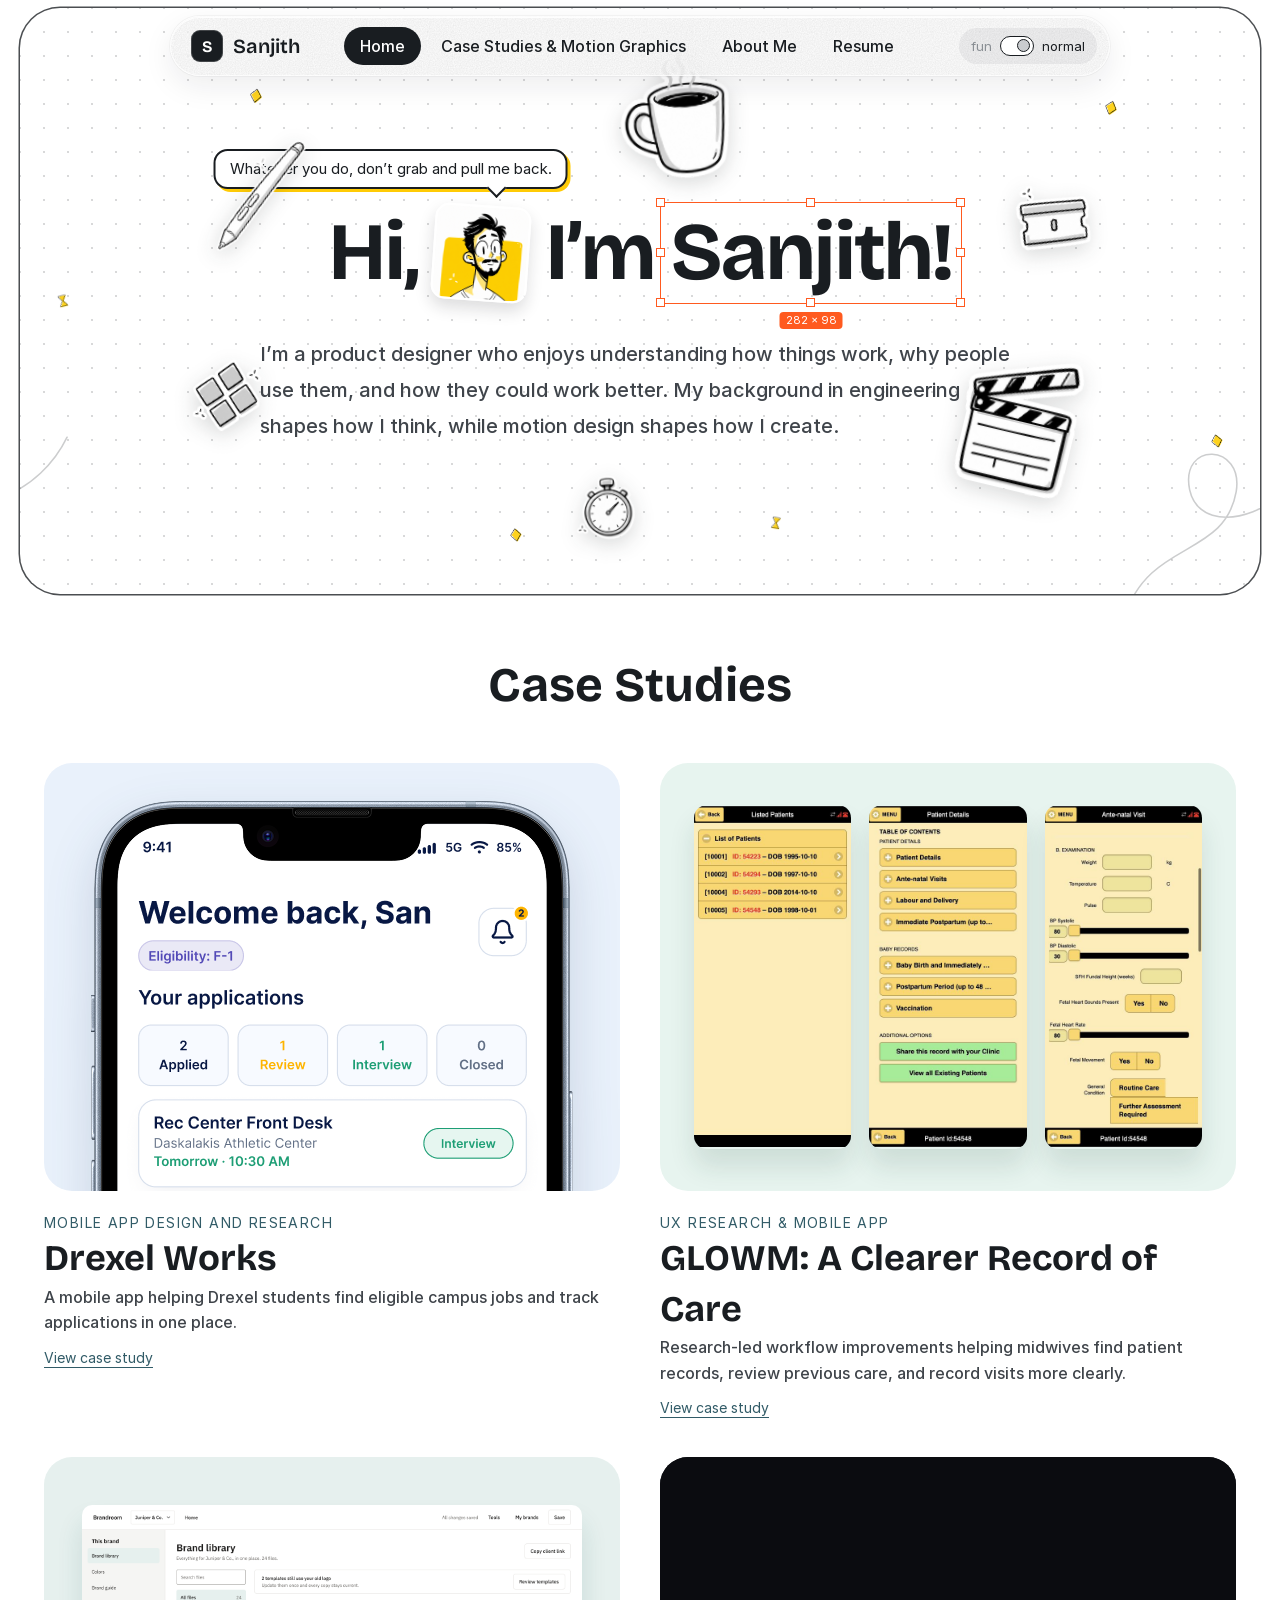
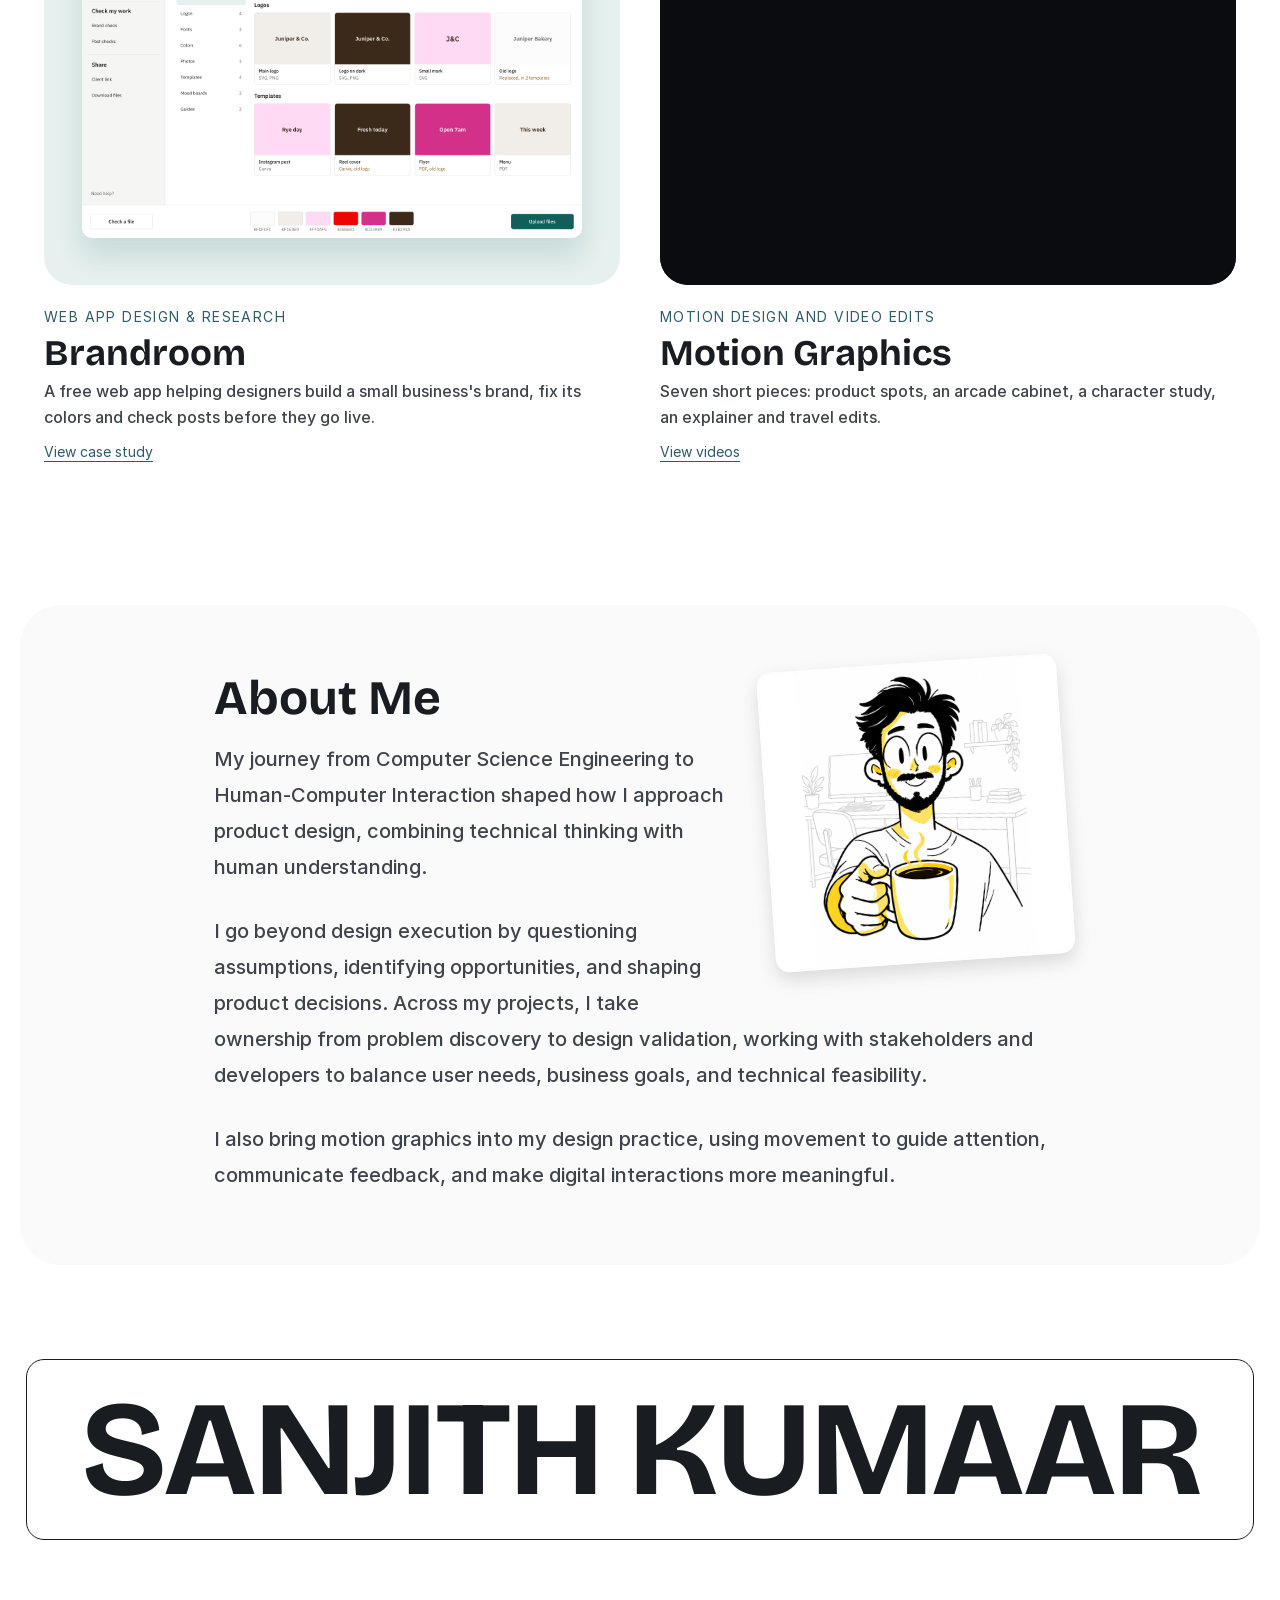
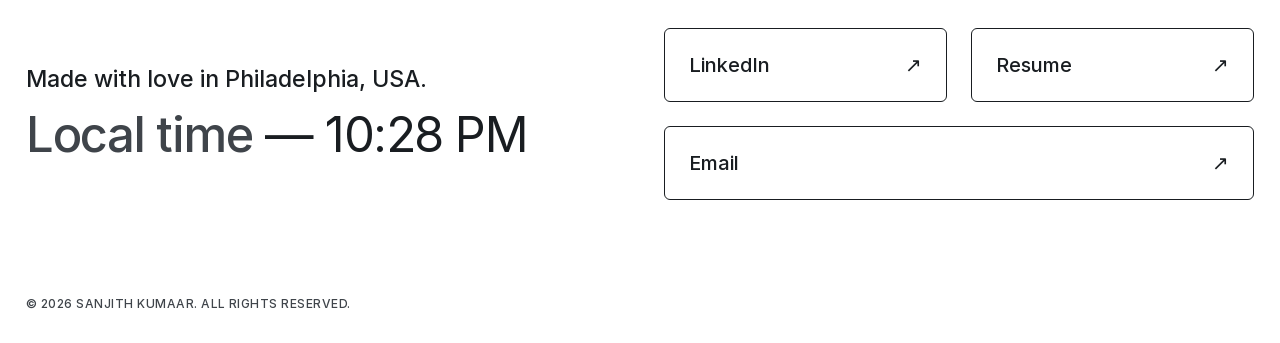
<file: index.html>
<!doctype html>
<html lang="en" data-hero="fun">
<head>
  <meta charset="utf-8">
  <meta name="viewport" content="width=device-width, initial-scale=1">
  <meta name="description" content="Sanjith, product designer creating clear, people-centered digital experiences.">
  <link rel="canonical" href="https://sanjithuiux.design/">
  <link rel="icon" href="/assets/favicon.svg" type="image/svg+xml">
  <title>Sanjith | Product Designer</title>
  <script>
    if ('scrollRestoration' in history) history.scrollRestoration = 'manual';
    // Back from a case study: nothing shows until stack.js (or script.js) has put the page on the stack.
    try { if (window.sessionStorage.getItem('stack-from') || /\/(brandroom|glowm|drexel-works)\//.test(document.referrer)) document.documentElement.style.visibility = 'hidden'; } catch (error) { /* storage is optional */ }
    // Pick fun or normal mode before the page paints. Normal is the default; a saved
    // choice wins.
    (function () {
      var mode = 'normal';
      try {
        var saved = window.localStorage.getItem('hero-mode');
        if (saved === 'fun' || saved === 'normal') mode = saved;
      } catch (error) {}
      document.documentElement.dataset.mode = mode;
    })();
  </script>
  <link rel="preload" href="assets/bricolage-grotesque.woff2" as="font" type="font/woff2" crossorigin>
  <link rel="stylesheet" href="styles.css?v=20261126-wrap">
  <link rel="stylesheet" href="hero-play.css?v=20261126-wrap">
  <link rel="stylesheet" href="reel.css?v=20261110-still">
  <link rel="stylesheet" href="wide.css?v=20261119-hero">
  <link rel="stylesheet" href="stack.css?v=20261120-stack157">
  <link rel="stylesheet" href="/assets/site-analytics.css?v=20261028-cookieless">
  <script src="/assets/site-analytics.js?v=20261029-resume" defer></script>
</head>
<body>
  <a class="skip-link" href="#main">Skip to content</a>

  <header class="site-header" aria-label="Primary navigation">
    <a class="brand" href="#home" aria-label="Sanjith, home">
      <span class="brand-mark" aria-hidden="true">S</span>
      <span>Sanjith</span>
    </a>

    <button class="menu-button" type="button" aria-expanded="false" aria-controls="site-nav">
      <span class="menu-label">Menu</span>
      <span class="menu-icon" aria-hidden="true"><i></i><i></i></span>
    </button>

    <nav id="site-nav" class="site-nav">
      <a href="#home">Home</a>
      <a href="#case-studies">Case Studies</a>
      <a href="#motion-graphics" class="nav-reel">Motion Graphics</a>
      <a href="#about-me">About Me</a>
      <a href="/resume/" target="_blank" rel="noopener noreferrer" aria-label="Open Sanjith’s résumé in a new tab">Resume</a>
    </nav>

    <button class="mode-switch" type="button" role="switch" aria-checked="true" aria-label="Fun mode">
      <span data-mode-label="fun" aria-hidden="true">fun</span>
      <span class="mode-switch-track" aria-hidden="true"><span class="mode-switch-thumb"></span></span>
      <span data-mode-label="normal" aria-hidden="true">normal</span>
    </button>

    <span class="reset-dock">
      <button class="hero-reset" type="button" aria-label="Reset: put everything back" disabled>
        <svg viewBox="0 0 24 24" width="20" height="20" fill="none" stroke="currentColor" stroke-width="2.2" stroke-linecap="round" stroke-linejoin="round" aria-hidden="true" focusable="false"><path d="M3 12a9 9 0 1 0 9-9 9.75 9.75 0 0 0-6.74 2.74L3 8"/><path d="M3 3v5h5"/></svg>
        <span class="reset-label" aria-hidden="true">Reset</span>
      </button>
    </span>
  </header>

  <div class="dot-glow" aria-hidden="true"></div>
  <main id="main">
    <section id="home" class="hero page-panel" aria-labelledby="hero-title">
      <svg class="pen-path" viewBox="0 0 1472 603" preserveAspectRatio="xMidYMid slice" aria-hidden="true" focusable="false">
        <path class="wire" pathLength="1" d="M-20 548 C 30 566, 96 540, 92 478 C 89 424, 28 428, 38 480 C 47 528, 118 500, 146 442"/>
        <path class="wire" pathLength="1" d="M1236 624 C 1262 548, 1338 566, 1350 498 C 1358 448, 1292 446, 1302 496 C 1314 552, 1418 522, 1440 432 C 1452 380, 1470 346, 1500 330"/>
        <g class="sling">
          <path class="handle" d="M1316 426 L1302 477 L1288 528"/>
          <circle class="knob" cx="1316" cy="426" r="3.5"/><circle class="knob" cx="1288" cy="528" r="3.5"/>
          <rect class="anchor" x="1297" y="472" width="10" height="10"/>
        </g>
      </svg>
      <div class="spark-layer" aria-hidden="true">
        <img class="spark" src="assets/stickers/diamond.png" alt="" style="left:19%;top:15%;width:14px;--r:12deg;--i:0;--t:2.6s">
        <img class="spark" src="assets/stickers/hourglass.png" alt="" style="left:3.5%;top:50%;width:10px;--r:-14deg;--i:1;--t:3.4s">
        <img class="spark" src="assets/stickers/diamond.png" alt="" style="left:40%;top:90%;width:13px;--r:-8deg;--i:2;--t:2.2s">
        <img class="spark" src="assets/stickers/hourglass.png" alt="" style="left:61%;top:88%;width:10px;--r:10deg;--i:3;--t:3.9s">
        <img class="spark" src="assets/stickers/diamond.png" alt="" style="left:88%;top:17%;width:14px;--r:18deg;--i:4;--t:3.1s">
        <img class="spark" src="assets/stickers/diamond.png" alt="" style="left:96.5%;top:74%;width:13px;--r:-12deg;--i:5;--t:2.4s">
        <img class="spark" src="assets/stickers/hourglass.png" alt="" style="left:29%;top:26%;width:10px;--r:8deg;--i:6;--t:3.6s">
      </div>
      <div class="play-layer" aria-hidden="true">
        <img class="sticker" data-sticker="mug" src="assets/stickers/mug.png" alt="" draggable="false" style="--i:0;--x:7.5%;--y:27%;--w:112px;--r:-8deg;--nw:30px">
        <img class="sticker" data-sticker="razor" src="assets/stickers/razor.png" alt="" draggable="false" style="--i:1;--x:82%;--y:18%;--w:82px;--r:10deg;--nw:38px">
        <img class="sticker" data-sticker="clapper" src="assets/stickers/clapper.png" alt="" draggable="false" style="--i:2;--x:91.5%;--y:44%;--w:118px;--r:9deg;--nw:31px">
        <img class="sticker" data-sticker="stopwatch" src="assets/stickers/stopwatch.png" alt="" draggable="false" style="--i:3;--x:77%;--y:82%;--w:60px;--r:-7deg;--nw:33px">
        <img class="sticker" data-sticker="component" src="assets/stickers/component.png" alt="" draggable="false" style="--i:4;--x:21%;--y:83%;--w:70px;--r:8deg;--nw:33px">
        <img class="sticker" data-sticker="wacom" src="assets/stickers/wacom.png" alt="" draggable="false" style="--i:5;--x:12.5%;--y:64%;--w:54px;--r:14deg;--nw:17px">
      </div>
      <div class="hero-copy reveal">
        <h1 id="hero-title">
          <span>Hi,</span>
          <span class="hero-portrait">
            <img src="assets/sanjith-hero-illustration-yellow.png" width="96" height="96" alt="Cartoon portrait of Sanjith with yellow accents">
            <span class="hero-bubble" aria-hidden="true">Whatever you do, don’t grab and pull me back.</span>
          </span>
          <span>I’m <span class="name-select"><span class="name-word">Sanjith!</span><span class="name-box" aria-hidden="true"><i class="tl"></i><i class="tc"></i><i class="tr"></i><i class="ml"></i><i class="mr"></i><i class="bl"></i><i class="bc"></i><i class="br"></i><b class="size-tag"></b></span></span></span>
        </h1>
        <p>I’m a product designer who enjoys understanding how things work, why people use them, and how they could work better. My background in engineering shapes how I think, while motion design shapes how I create.</p>
      </div>
    </section>

    <!-- Fun mode, wide screens: a small cue under the hero's frame that there is more below. -->
    <div class="scroll-cue" aria-hidden="true"><span>Scroll</span><b><i></i></b></div>

    <section id="case-studies" class="case-studies" aria-labelledby="case-title">
      <h2 id="case-title" class="section-title reveal">Case Studies</h2>

      <div class="project-grid">
        <a class="project-card reveal" href="/glowm/" data-tab="Case Study 01" aria-label="View the GLOWM case study, A Clearer Record of Care">
          <div class="project-image project-image--glowm">
            <img src="assets/glowm-patient-list.jpg" alt="GLOWM patient list screen" loading="lazy">
            <img src="assets/glowm-patient-overview.jpg" alt="GLOWM patient record overview screen" loading="lazy">
            <img src="assets/glowm-visit-form.jpg" alt="GLOWM antenatal visit form" loading="lazy">
          </div>
          <div class="project-copy">
            <p class="project-type">UX Research &amp; Mobile App</p>
            <h3>GLOWM: <span>A Clearer Record of Care</span></h3>
            <p class="project-description">Research-led workflow improvements helping midwives find patient records, review previous care, and record visits more clearly.</p>
            <span class="project-link">View case study</span>
          </div>
        </a>

        <a class="project-card reveal" href="/brandroom/" data-tab="Case Study 02" aria-label="View the Brandroom case study">
          <div class="project-image project-image--brandroom">
            <img src="assets/brandroom-library-card.png" alt="Brandroom brand library showing a client's logos and templates in one place" loading="lazy">
          </div>
          <div class="project-copy">
            <p class="project-type">Web App Design &amp; Research</p>
            <h3>Brandroom</h3>
            <p class="project-description">A free web app helping designers build a small business's brand, fix its colors and check posts before they go live.</p>
            <span class="project-link">View case study</span>
          </div>
        </a>

        <a class="project-card reveal" href="/drexel-works/" data-tab="Case Study 03" aria-label="View the Drexel Works case study">
          <div class="project-image project-image--drexel">
            <img src="assets/drexel-works-dashboard.png" alt="Drexel Works mobile dashboard showing campus jobs and application tracking" loading="lazy">
          </div>
          <div class="project-copy">
            <p class="project-type">Mobile App Design and Research</p>
            <h3>Drexel Works</h3>
            <p class="project-description">A mobile app helping Drexel students find eligible campus jobs and track applications in one place.</p>
            <span class="project-link">View case study</span>
          </div>
        </a>

        <!-- Motion Graphics: not a folder. In Fun mode this dark screening card is pulled up
             out of the folder stack as the page scrolls (hero-play.js). A click grows it into a
             panel of the Vimeo videos (reel.js). -->
        <div class="reel" id="motion-graphics">
          <div class="reel-card" role="button" tabindex="0" aria-label="Open Motion Graphics: 7 videos">
            <div class="reel-screen">
              <div class="reel-bar">
                <span class="reel-rec" aria-hidden="true"></span>
                <span>Motion Graphics</span>
                <span class="reel-status">7 videos</span>
              </div>
              <div class="reel-stage">
                <!-- The card's picture: a still from the Anxiety clip (Vimeo's own thumbnail). -->
                <div class="reel-video" aria-hidden="true" style="--poster: url(https://i.vimeocdn.com/video/2224799091-c398a28dbba18c3ca8d72467b9946792a7292c99e2a6581dffe22fd68a962954-d_640)"></div>
                <h3 class="reel-title">Motion Graphics</h3>
                <span class="reel-play" aria-hidden="true"></span>
                <p class="reel-note">Click to watch</p>
              </div>
              <div class="reel-timeline" aria-hidden="true">
                <div class="reel-ruler"></div>
                <div class="reel-track"><i style="--a:4%;--b:38%;--c:#3f86f0"></i><i style="--a:44%;--b:71%;--c:#f6bc1c"></i></div>
                <div class="reel-track"><i style="--a:12%;--b:55%;--c:#f4608f"></i><i style="--a:60%;--b:92%;--c:#6b7079"></i></div>
                <div class="reel-track"><i style="--a:0%;--b:26%;--c:#6b7079"></i><i style="--a:31%;--b:83%;--c:#3f86f0"></i></div>
                <span class="reel-playhead"></span>
              </div>
            </div>
          </div>
          <!-- The same card in Normal mode and on phones: laid out like the case-study cards.
               The Anxiety clip is moved into it by reel.js, so it is only ever loaded once. -->
          <div class="reel-plain reveal" role="button" tabindex="0" aria-label="Open Motion Graphics: 7 videos">
            <div class="project-image reel-image"></div>
            <div class="project-copy">
              <p class="project-type">Motion Design and Video Edits</p>
              <h3>Motion Graphics</h3>
              <p class="project-description">Seven short pieces: product spots, an arcade cabinet, a character study, an explainer and travel edits.</p>
              <span class="project-link">View videos</span>
            </div>
          </div>
        </div>
      </div>
    </section>

    <section id="about-me" class="about page-panel" aria-labelledby="about-title">
      <div class="about-inner">
        <div class="about-intro reveal">
          <picture class="about-photo">
            <img src="assets/sanjith-about-coffee-illustration.jpg" alt="Cartoon Sanjith offering a coffee, with a softly sketched workspace behind him">
          </picture>
          <div class="about-copy">
            <h2 id="about-title">About Me</h2>
            <p>My journey from Computer Science Engineering to Human-Computer Interaction shaped how I approach product design, combining technical thinking with human understanding.</p>
          </div>
        </div>

        <div class="about-more reveal">
          <p>I go beyond design execution by questioning assumptions, identifying opportunities, and shaping product decisions. Across my projects, I take ownership from problem discovery to design validation, working with stakeholders and developers to balance user needs, business goals, and technical feasibility.</p>
          <p>I also bring motion graphics into my design practice, using movement to guide attention, communicate feedback, and make digital interactions more meaningful.</p>
        </div>
      </div>
    </section>
  </main>

  <footer class="contact" aria-labelledby="contact-title">
    <h2 id="contact-title" class="contact-name reveal">Sanjith Kumaar</h2>
    <div class="contact-grid reveal">
      <div class="contact-note">
        <p class="contact-made">Made with love in Philadelphia, USA.</p>
        <p class="contact-time"><span>Local time</span> &mdash; <time id="local-time">--:--</time></p>
      </div>
      <nav class="contact-links" aria-label="Links">
        <a href="https://www.linkedin.com/in/sanjith-kumaar/" target="_blank" rel="noopener noreferrer">LinkedIn <span aria-hidden="true">&#8599;</span></a>
        <a href="/resume/" target="_blank" rel="noopener noreferrer">Resume <span aria-hidden="true">&#8599;</span></a>
        <a href="mailto:sanjithdrexel@gmail.com">Email <span aria-hidden="true">&#8599;</span></a>
      </nav>
    </div>
    <p class="copyright reveal">&copy; 2026 Sanjith Kumaar. All rights reserved.</p>
  </footer>

  <!-- Motion Graphics, opened: the card grows into this panel, a grid of the videos from the
       two Vimeo showcases. A click on a tile pops the video up with its notes beside it.
       Filled and moved by reel.js. -->
  <div class="reel-veil" hidden></div>
  <div class="reel-panel" role="dialog" aria-modal="true" aria-label="Motion Graphics videos" hidden>
    <div class="reel-panel-inner">
      <div class="reel-bar"><span class="reel-rec" aria-hidden="true"></span><span>Motion Graphics</span><span class="reel-status">7 videos</span><button class="reel-close" type="button" aria-label="Close"></button></div>
      <div class="reel-grids">
        <div class="reel-group-head"><h3>Motion design</h3><span>Click to watch</span></div>
        <div class="reel-grid" data-group="motion"></div>
        <div class="reel-group-head"><h3>Video edits</h3><span>3 videos</span></div>
        <div class="reel-grid" data-group="video"></div>
      </div>
      <div class="reel-player">
        <div class="reel-holder">
          <button class="reel-back" type="button" aria-label="Close video"></button>
          <div class="reel-frame"></div>
        </div>
        <aside class="reel-info">
          <h4></h4>
          <p></p>
          <h5>Tools used</h5>
          <ul class="reel-tools"></ul>
          <div class="reel-meta"></div>
        </aside>
      </div>
    </div>
  </div>

  <script src="script.js?v=20261124-nofade"></script>
  <script src="hero-play.js?v=20261120-stack157"></script>
  <script src="reel.js?v=20261110-still"></script>
  <script src="stack.js?v=20261120-stack157"></script>
</body>
</html>
</file>
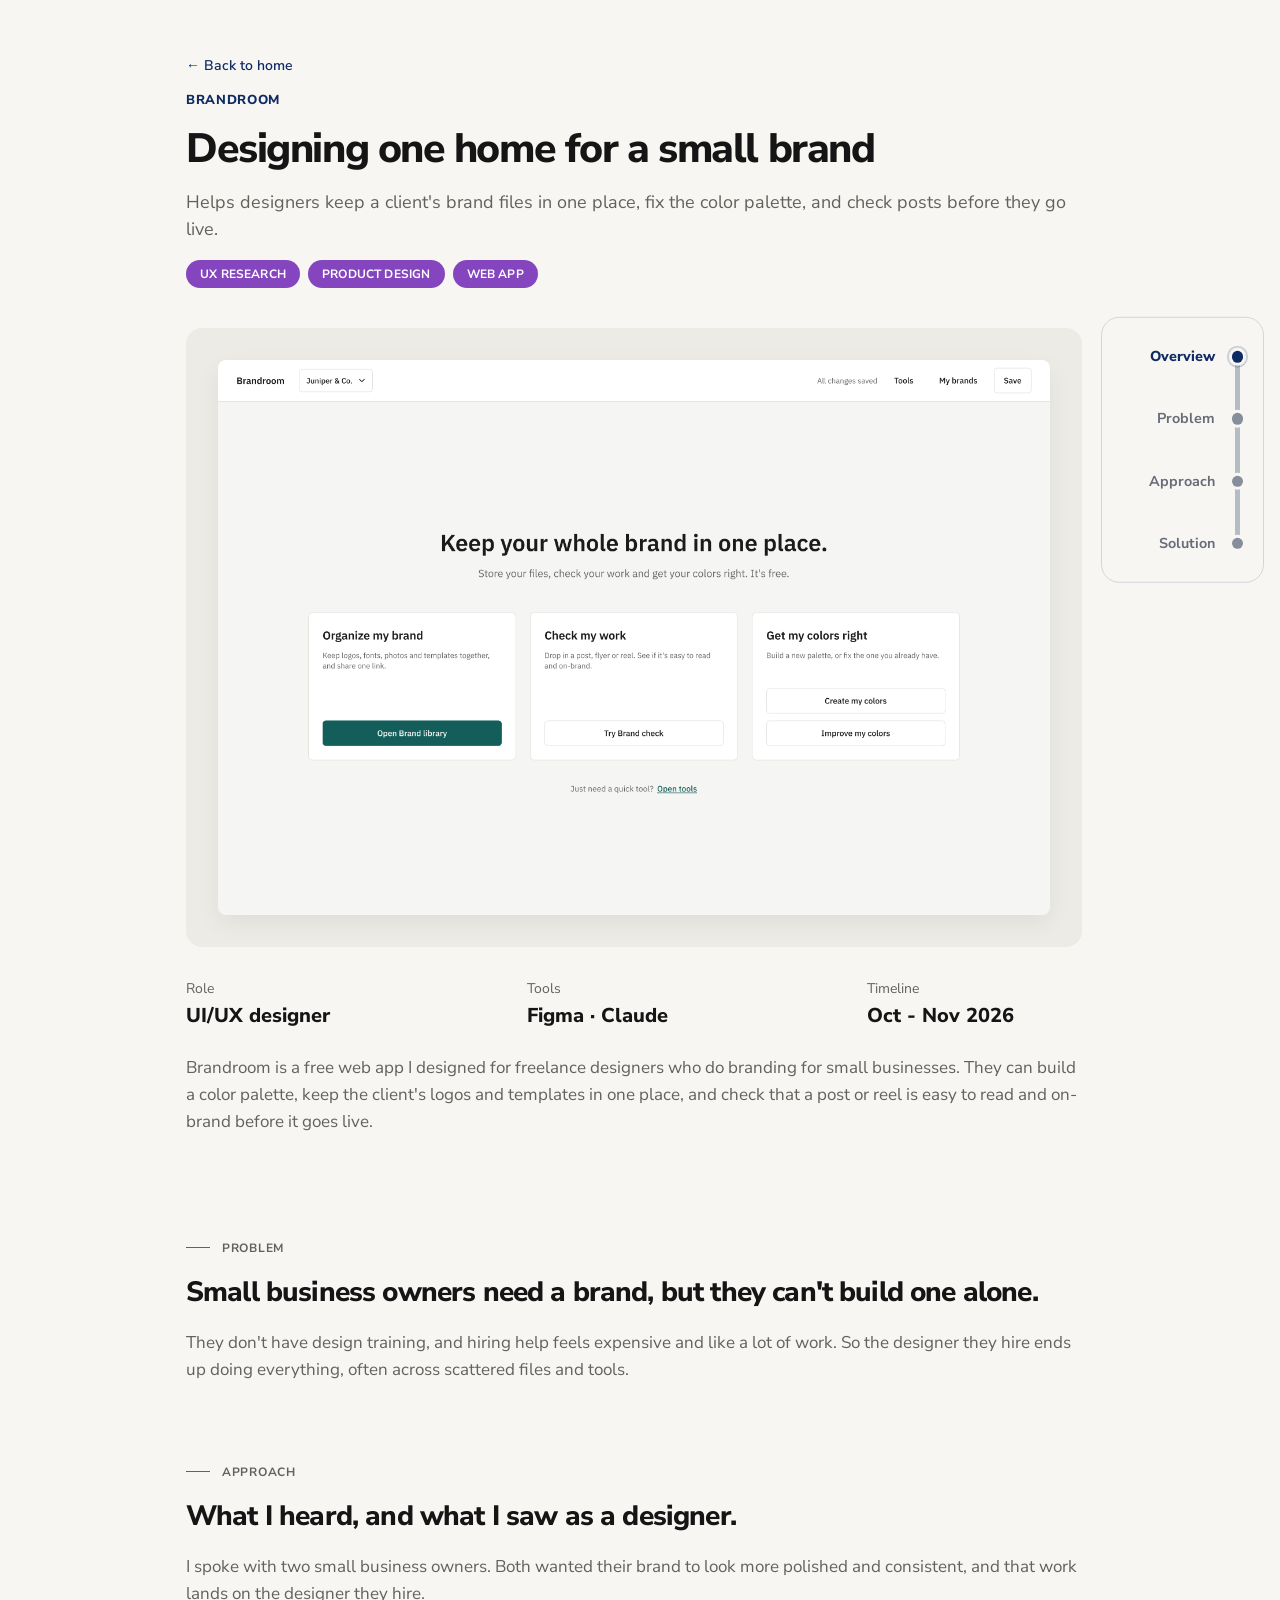
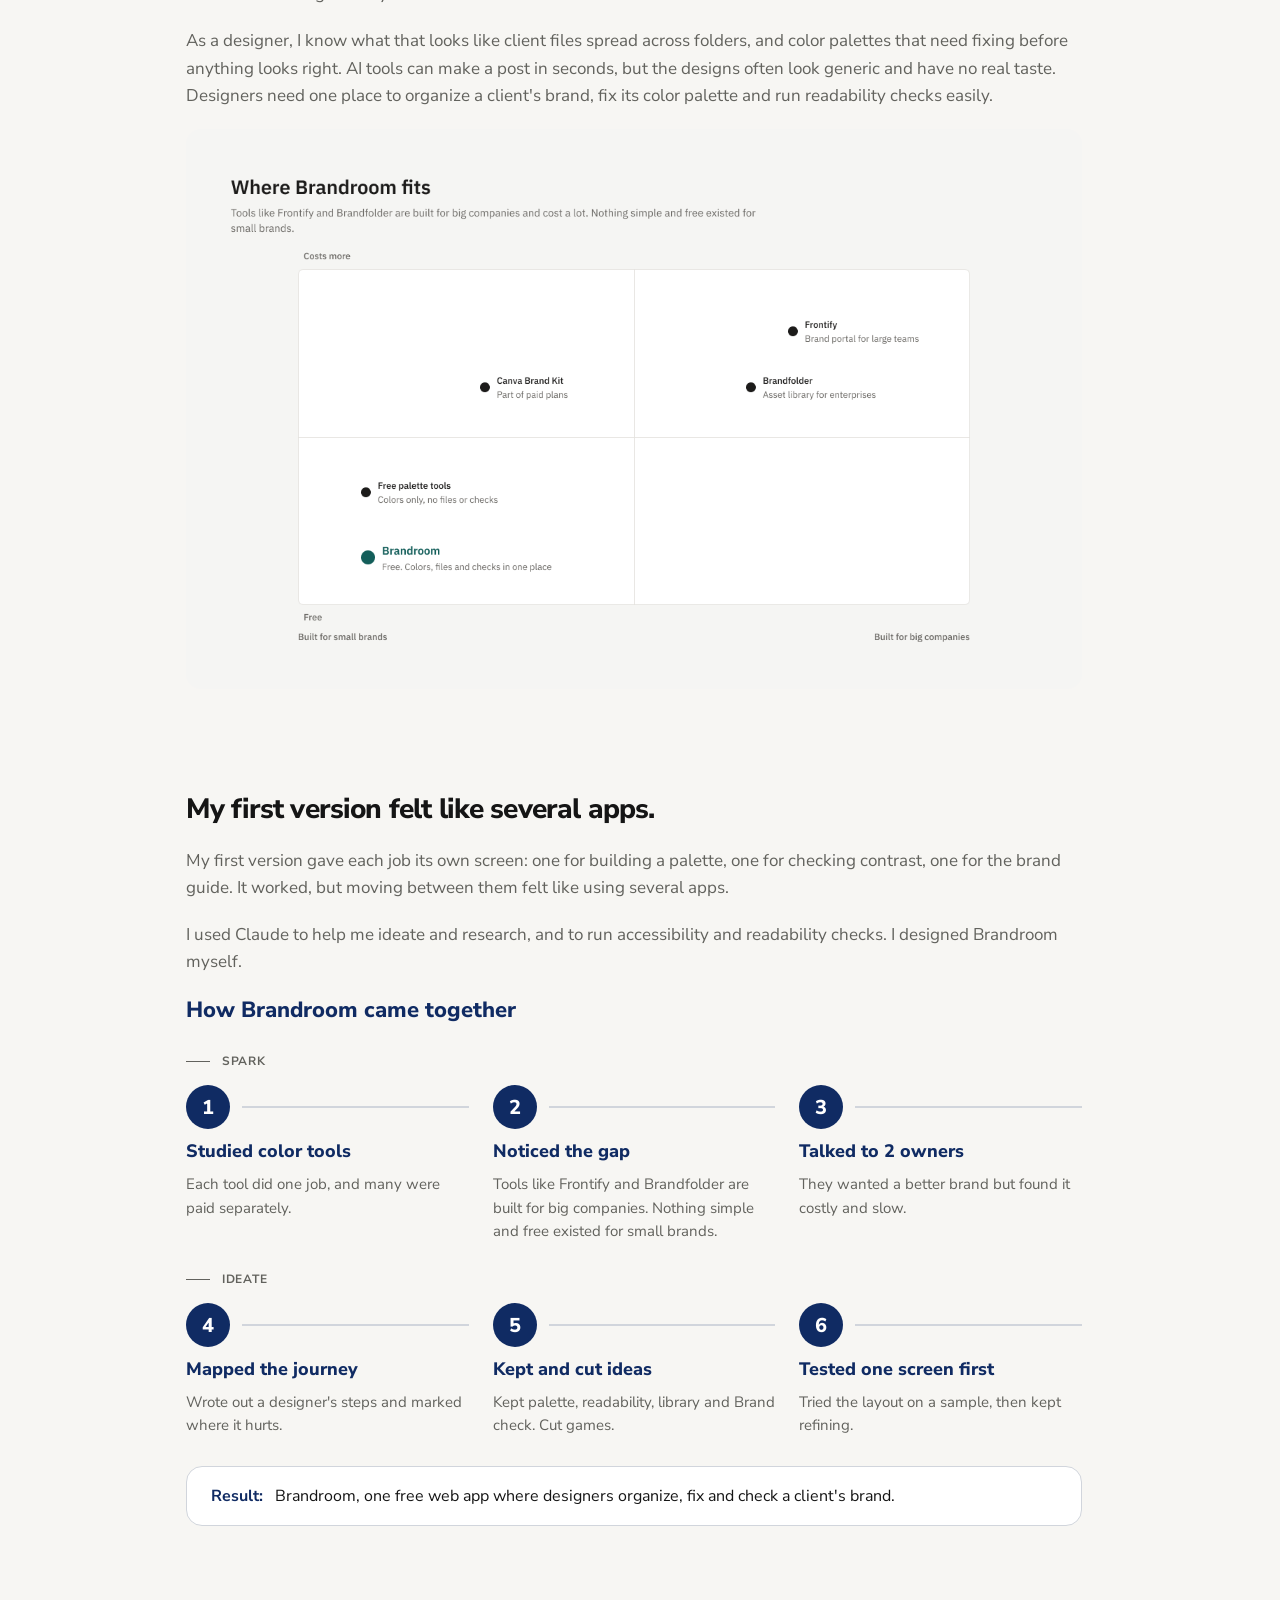
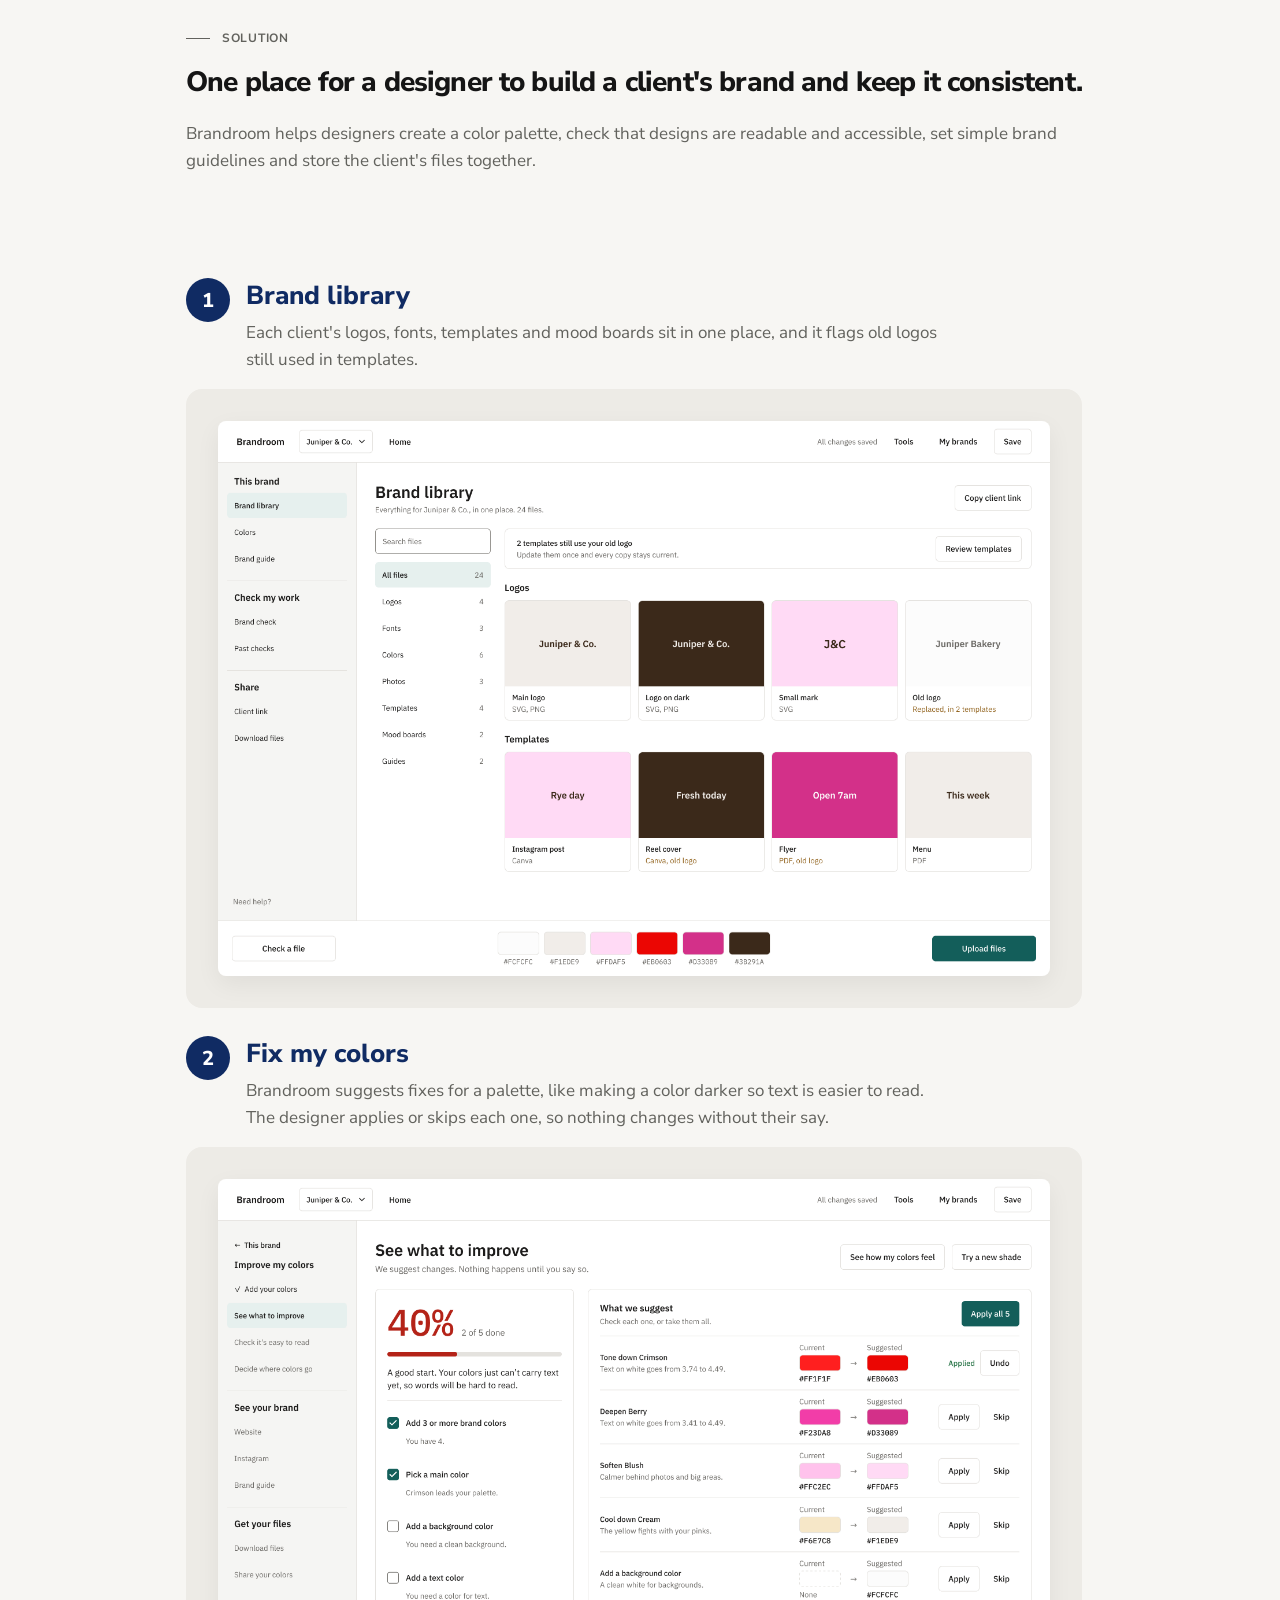
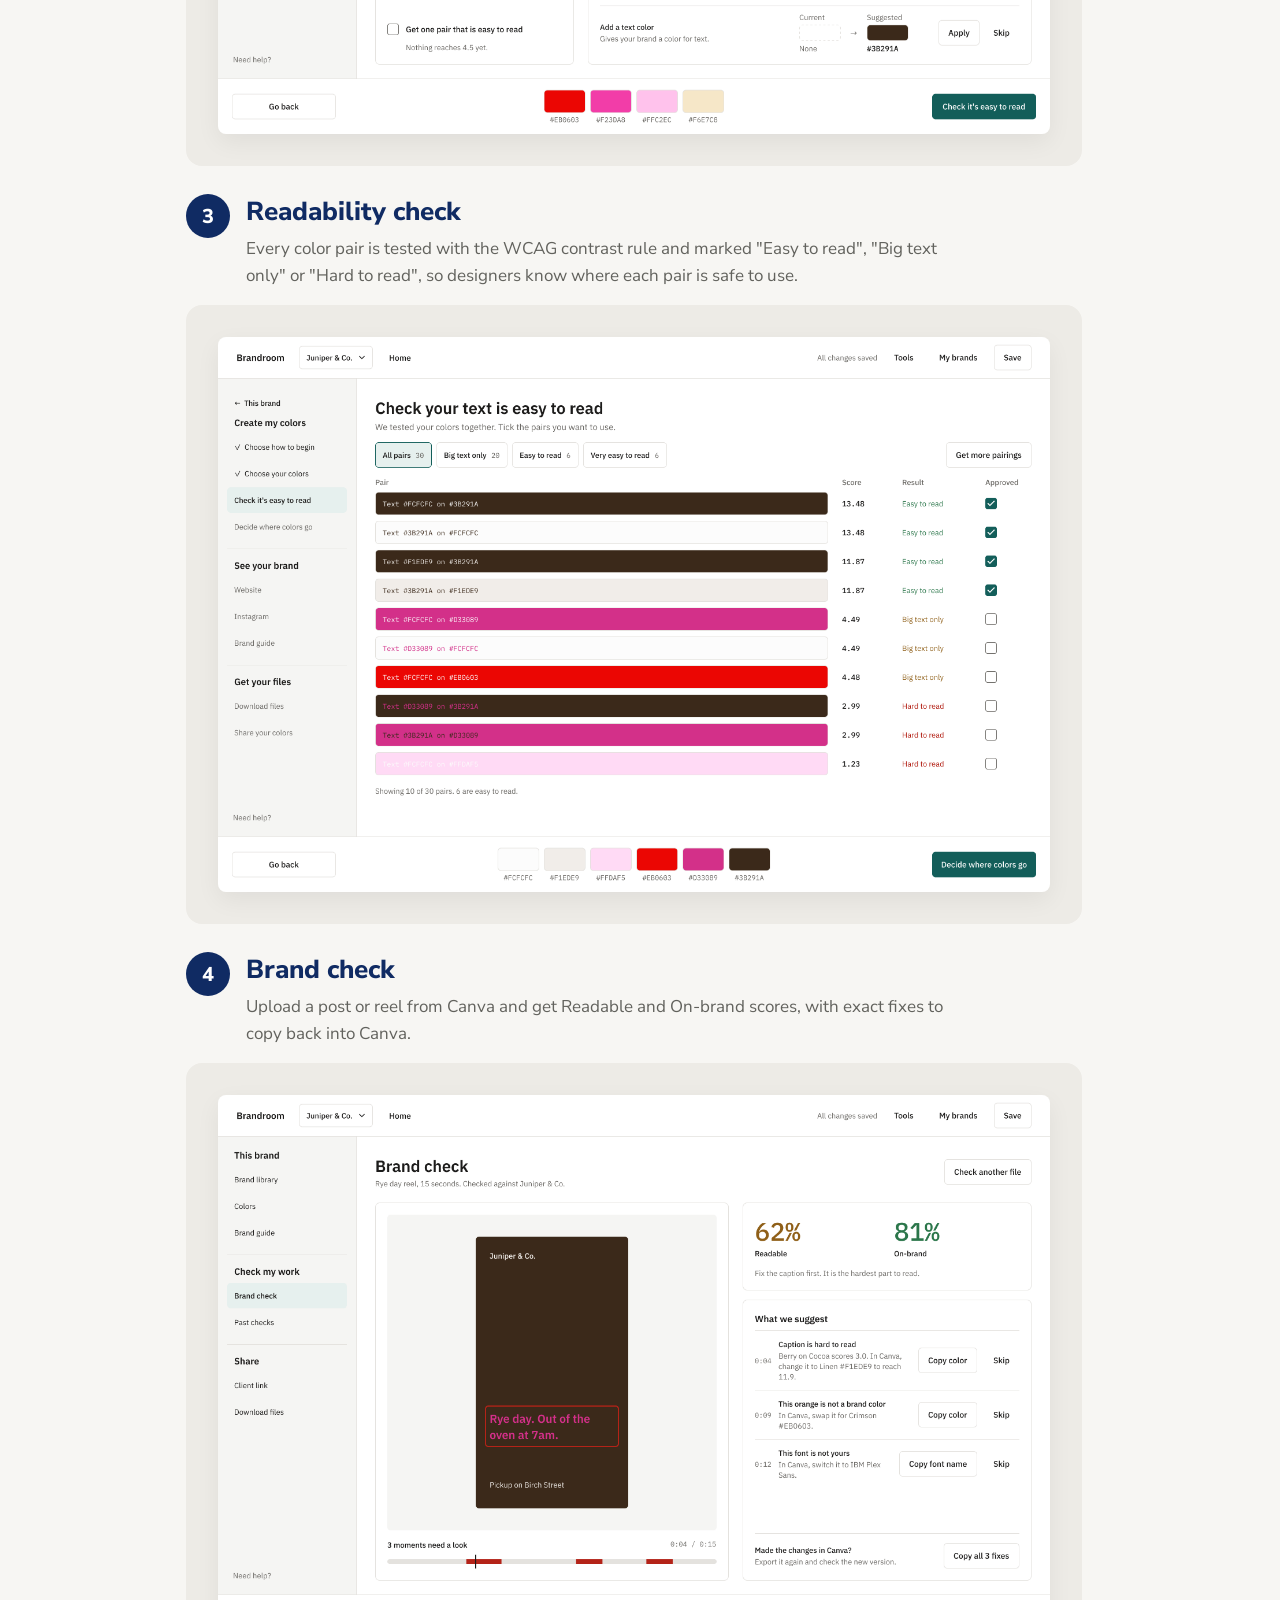
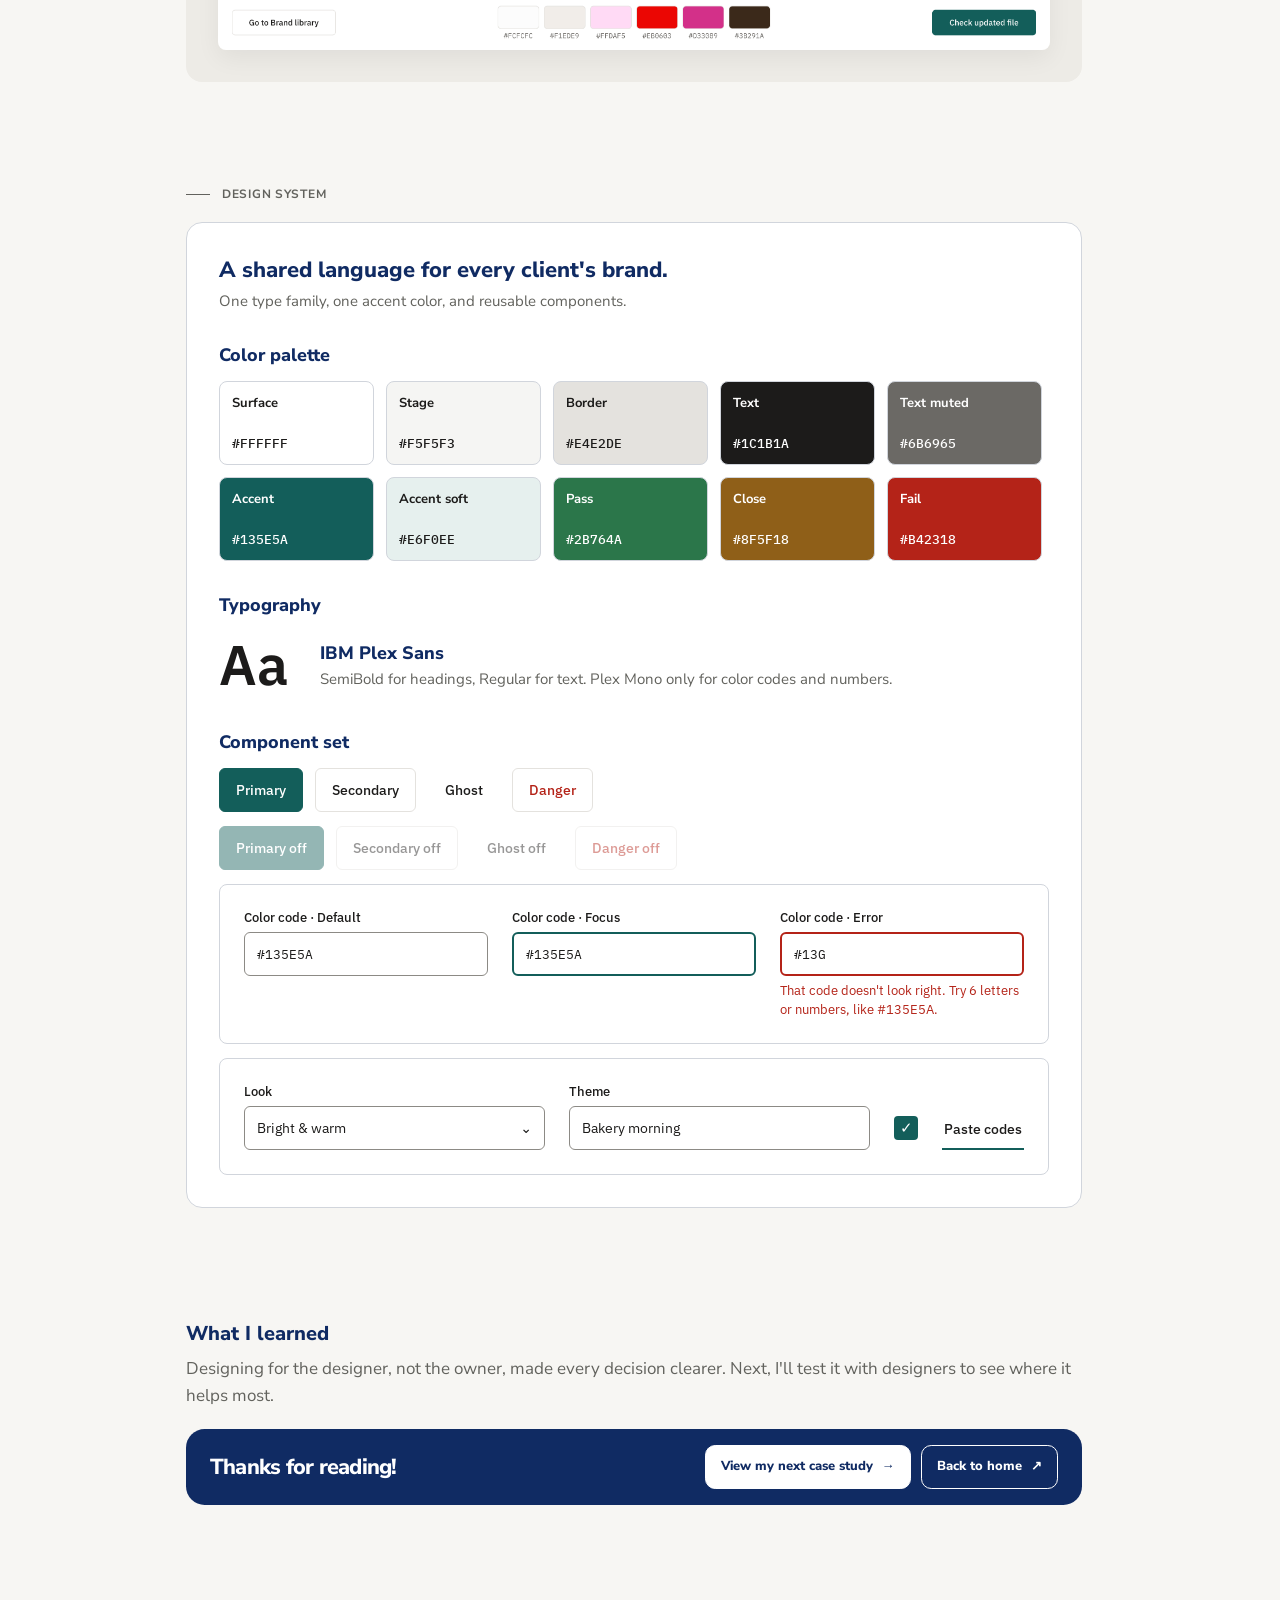
<file: brandroom/index.html>
<!doctype html>
<html lang="en">
<head>
<script>document.documentElement.classList.add('chapter-menu-pending');</script>
<meta charset="UTF-8"><meta name="viewport" content="width=device-width, initial-scale=1"><meta name="theme-color" content="#f7f6f3">
<title>Brandroom | UX/UI case study</title>
<link rel="canonical" href="https://sanjithuiux.design/brandroom/">
<meta name="description" content="A free web app helping designers build a small business's brand, fix its colors and check posts for readability.">
<link rel="icon" href="/assets/favicon.svg" type="image/svg+xml">
<link rel="preconnect" href="https://fonts.googleapis.com"><link rel="preconnect" href="https://fonts.gstatic.com" crossorigin>
<link href="https://fonts.googleapis.com/css2?family=Nunito+Sans:opsz,wght@6..12,400;6..12,600;6..12,700;6..12,800&family=IBM+Plex+Sans:wght@500;600&family=IBM+Plex+Mono:wght@500&display=swap" rel="stylesheet">
<link rel="stylesheet" href="brandroom.css?v=20261123-gap">
<link rel="stylesheet" href="/assets/site-analytics.css?v=20261028-cookieless">
<script src="/assets/site-analytics.js?v=20261029-resume" defer></script>
</head>
<body>
<a class="skip-link" href="#the-problem">Skip to the case study</a>

<button class="mobile-menu-toggle" type="button" aria-label="Open section menu" aria-expanded="false" aria-controls="chapter-menu"><span aria-hidden="true"></span><span aria-hidden="true"></span><span aria-hidden="true"></span></button>
<nav class="chapter-rail" id="chapter-menu" aria-label="Case study sections">
  <a class="chapter-link" href="#overview" aria-label="Overview section"><span class="chapter-label" aria-hidden="true">Overview</span><span class="chapter-dot" aria-hidden="true"></span></a>
  <a class="chapter-link" href="#the-problem" aria-label="Problem section"><span class="chapter-label" aria-hidden="true">Problem</span><span class="chapter-dot" aria-hidden="true"></span></a>
  <a class="chapter-link" href="#approach" aria-label="Approach section"><span class="chapter-label" aria-hidden="true">Approach</span><span class="chapter-dot" aria-hidden="true"></span></a>
  <a class="chapter-link" href="#the-idea" aria-label="Solution section"><span class="chapter-label" aria-hidden="true">Solution</span><span class="chapter-dot" aria-hidden="true"></span></a>
</nav>

<main class="page">
  <header class="m-header">
    <a class="round" href="/" aria-label="Return to portfolio homepage"><svg viewBox="0 0 24 24" fill="none" stroke="currentColor" stroke-width="1.8" stroke-linecap="round" stroke-linejoin="round" aria-hidden="true"><path d="m3 10 9-7 9 7M5 9v12h5v-7h4v7h5V9"/></svg></a>
    <span class="name">Brandroom</span>
  </header>

  <section class="block overview" id="overview" aria-label="Brandroom project overview">
    <a class="back-link" href="/"><span aria-hidden="true">← </span>Back to home</a>
    <p class="kicker">Brandroom</p>
    <h1>Designing one home for a small brand</h1>
    <p class="lede">Helps designers keep a client's brand files in one place, fix the color palette, and check posts before they go live.</p>
    <ul class="tags" aria-label="Project focus"><li>UX Research</li><li>Product Design</li><li>Web App</li></ul>
    <figure class="shot"><img src="assets/brandroom-start.png" alt="Brandroom start screen with three choices: organize my brand, check my work, and get my colors right." width="1440" height="960" fetchpriority="high" decoding="async"></figure>
    <dl class="facts">
      <div><dt>Role</dt><dd>UI/UX designer</dd></div>
      <div><dt>Tools</dt><dd>Figma · Claude</dd></div>
      <div><dt>Timeline</dt><dd>Oct - Nov 2026</dd></div>
    </dl>
    <p class="body">Brandroom is a free web app I designed for freelance designers who do branding for small businesses. They can build a color palette, keep the client's logos and templates in one place, and check that a post or reel is easy to read and on-brand before it goes live.</p>
  </section>

  <section class="block" id="the-problem" aria-labelledby="problem-title">
    <p class="eyebrow">Problem</p>
    <h2 id="problem-title">Small business owners need a brand, but they can't build one alone.</h2>
    <p class="body">They don't have design training, and hiring help feels expensive and like a lot of work. So the designer they hire ends up doing everything, often across scattered files and tools.</p>
  </section>

  <section class="block" id="approach" aria-labelledby="approach-title">
    <p class="eyebrow">Approach</p>
    <h2 id="approach-title">What I heard, and what I saw as a designer.</h2>
    <p class="body">I spoke with two small business owners. Both wanted their brand to look more polished and consistent, and that work lands on the designer they hire.</p>
    <p class="body">As a designer, I know what that looks like client files spread across folders, and color palettes that need fixing before anything looks right. AI tools can make a post in seconds, but the designs often look generic and have no real taste. Designers need one place to organize a client's brand, fix its color palette and run readability checks easily.</p>
    <figure class="figure"><img src="assets/brandroom-where-it-fits.png" alt="Positioning map. Frontify and Brandfolder are costly tools built for big companies. Canva Brand Kit is part of paid plans. Free palette tools only handle colors. Brandroom is free and built for small brands, with colors, files and checks in one place." width="1280" height="800" loading="lazy" decoding="async"></figure>
  </section>

  <section class="block" aria-labelledby="define-title">
    <h2 id="define-title">My first version felt like several apps.</h2>
    <p class="body">My first version gave each job its own screen: one for building a palette, one for checking contrast, one for the brand guide. It worked, but moving between them felt like using several apps.</p>
    <p class="body">I used Claude to help me ideate and research, and to run accessibility and readability checks. I designed Brandroom myself.</p>
    <section class="timeline" aria-labelledby="timeline-title">
      <h3 id="timeline-title">How Brandroom came together</h3>
      <div class="tl-group">
        <p class="eyebrow">Spark</p>
        <ol class="steps">
          <li><div class="step-top"><span class="num" aria-hidden="true">1</span></div><h4>Studied color tools</h4><p>Each tool did one job, and many were paid separately.</p></li>
          <li><div class="step-top"><span class="num" aria-hidden="true">2</span></div><h4>Noticed the gap</h4><p>Tools like Frontify and Brandfolder are built for big companies. Nothing simple and free existed for small brands.</p></li>
          <li><div class="step-top"><span class="num" aria-hidden="true">3</span></div><h4>Talked to 2 owners</h4><p>They wanted a better brand but found it costly and slow.</p></li>
        </ol>
      </div>
      <div class="tl-group">
        <p class="eyebrow">Ideate</p>
        <ol class="steps" start="4">
          <li><div class="step-top"><span class="num" aria-hidden="true">4</span></div><h4>Mapped the journey</h4><p>Wrote out a designer's steps and marked where it hurts.</p></li>
          <li><div class="step-top"><span class="num" aria-hidden="true">5</span></div><h4>Kept and cut ideas</h4><p>Kept palette, readability, library and Brand check. Cut games.</p></li>
          <li><div class="step-top"><span class="num" aria-hidden="true">6</span></div><h4>Tested one screen first</h4><p>Tried the layout on a sample, then kept refining.</p></li>
        </ol>
      </div>
      <p class="result"><strong>Result:</strong> Brandroom, one free web app where designers organize, fix and check a client's brand.</p>
    </section>
  </section>

  <section class="block" id="the-idea" aria-labelledby="solution-title">
    <p class="eyebrow">Solution</p>
    <h2 id="solution-title">One place for a designer to build a client's brand and keep it consistent.</h2>
    <p class="body">Brandroom helps designers create a color palette, check that designs are readable and accessible, set simple brand guidelines and store the client's files together.</p>
  </section>

  <ol class="screens" aria-label="Brandroom screens">
    <li>
      <div class="screen-head"><span class="num" aria-hidden="true">1</span><div><h3>Brand library</h3><p>Each client's logos, fonts, templates and mood boards sit in one place, and it flags old logos still used in templates.</p></div></div>
      <figure class="shot"><img src="assets/brandroom-library.png" alt="Brand library showing folders, logo and template cards, and a warning that two templates still use the old logo." width="1440" height="960" loading="lazy" decoding="async"></figure>
    </li>
    <li>
      <div class="screen-head"><span class="num" aria-hidden="true">2</span><div><h3>Fix my colors</h3><p>Brandroom suggests fixes for a palette, like making a color darker so text is easier to read. The designer applies or skips each one, so nothing changes without their say.</p></div></div>
      <figure class="shot"><img src="assets/brandroom-fix-colors.png" alt="Fix my colors screen with a 40% health score, a checklist, and six suggested color fixes, each with a before and after swatch." width="1440" height="960" loading="lazy" decoding="async"></figure>
    </li>
    <li>
      <div class="screen-head"><span class="num" aria-hidden="true">3</span><div><h3>Readability check</h3><p>Every color pair is tested with the WCAG contrast rule and marked "Easy to read", "Big text only" or "Hard to read", so designers know where each pair is safe to use.</p></div></div>
      <figure class="shot"><img src="assets/brandroom-readability.png" alt="Readability check listing every pair of brand colors with its contrast score and a label: easy to read, big text only, or hard to read." width="1440" height="960" loading="lazy" decoding="async"></figure>
    </li>
    <li>
      <div class="screen-head"><span class="num" aria-hidden="true">4</span><div><h3>Brand check</h3><p>Upload a post or reel from Canva and get Readable and On-brand scores, with exact fixes to copy back into Canva.</p></div></div>
      <figure class="shot"><img src="assets/brandroom-brand-check.png" alt="Brand check result for a reel, with a Readable score of 62%, an On-brand score of 81%, and three fixes to copy into Canva." width="1440" height="960" loading="lazy" decoding="async"></figure>
    </li>
  </ol>

  <section class="block block--wide-gap" aria-labelledby="ds-title">
    <p class="eyebrow">Design system</p>
    <div class="ds-fit">
      <div class="ds">
        <div class="ds-head"><h3 id="ds-title">A shared language for every client's brand.</h3><p>One type family, one accent color, and reusable components.</p></div>
        <div class="ds-part">
          <h4>Color palette</h4>
          <ul class="swatches">
            <li style="--c:#FFFFFF">Surface<code>#FFFFFF</code></li>
            <li style="--c:#F5F5F3">Stage<code>#F5F5F3</code></li>
            <li style="--c:#E4E2DE">Border<code>#E4E2DE</code></li>
            <li class="dark" style="--c:#1C1B1A">Text<code>#1C1B1A</code></li>
            <li class="dark" style="--c:#6B6965">Text muted<code>#6B6965</code></li>
            <li class="dark" style="--c:#135E5A">Accent<code>#135E5A</code></li>
            <li style="--c:#E6F0EE">Accent soft<code>#E6F0EE</code></li>
            <li class="dark" style="--c:#2B764A">Pass<code>#2B764A</code></li>
            <li class="dark" style="--c:#8F5F18">Close<code>#8F5F18</code></li>
            <li class="dark" style="--c:#B42318">Fail<code>#B42318</code></li>
          </ul>
        </div>
        <div class="ds-part">
          <h4>Typography</h4>
          <div class="type-row"><strong aria-hidden="true">Aa</strong><div><b>IBM Plex Sans</b><span>SemiBold for headings, Regular for text. Plex Mono only for color codes and numbers.</span></div></div>
        </div>
        <div class="ds-part">
          <h4>Component set</h4>
          <div class="btn-row" aria-label="Button styles"><span class="btn btn--primary">Primary</span><span class="btn">Secondary</span><span class="btn btn--ghost">Ghost</span><span class="btn btn--danger">Danger</span></div>
          <div class="btn-row" aria-label="Disabled button styles"><span class="btn btn--primary btn--off">Primary off</span><span class="btn btn--off">Secondary off</span><span class="btn btn--ghost btn--off">Ghost off</span><span class="btn btn--danger btn--off">Danger off</span></div>
          <div class="panel" aria-label="Field states">
            <div class="field"><span>Color code · Default</span><div>#135E5A</div></div>
            <div class="field field--focus"><span>Color code · Focus</span><div>#135E5A</div></div>
            <div class="field field--error"><span>Color code · Error</span><div>#13G</div><small>That code doesn't look right. Try 6 letters or numbers, like #135E5A.</small></div>
          </div>
          <div class="panel panel--parts" aria-label="Form parts">
            <div class="field field--plex"><span>Look</span><div>Bright &amp; warm <span aria-hidden="true">⌄</span></div></div>
            <div class="field field--plex"><span>Theme</span><div>Bakery morning</div></div>
            <span class="check" aria-label="Checked">✓</span>
            <span class="tab">Paste codes</span>
          </div>
        </div>
      </div>
    </div>
  </section>

  <section class="block block--wide-gap" aria-labelledby="learned-title">
    <div class="learned"><h3 id="learned-title">What I learned</h3><p class="body">Designing for the designer, not the owner, made every decision clearer. Next, I'll test it with designers to see where it helps most.</p></div>
    <section class="closing-card" aria-labelledby="closing-title">
      <div class="closing-copy">
        <h2 id="closing-title">Thanks for reading!</h2>
      </div>
      <div class="closing-navigation">
        <div class="closing-actions">
          <a class="closing-button closing-button--primary" href="/drexel-works/">View my next case study <span aria-hidden="true">→</span></a>
          <a class="closing-button closing-button--secondary" href="/">Back to home <span aria-hidden="true">↗</span></a>
        </div>
      </div>
    </section>
  </section>
</main>
<footer class="site-foot"></footer>
<script src="brandroom.js?v=20261110-closing2" defer></script>
</body>
</html>
</file>
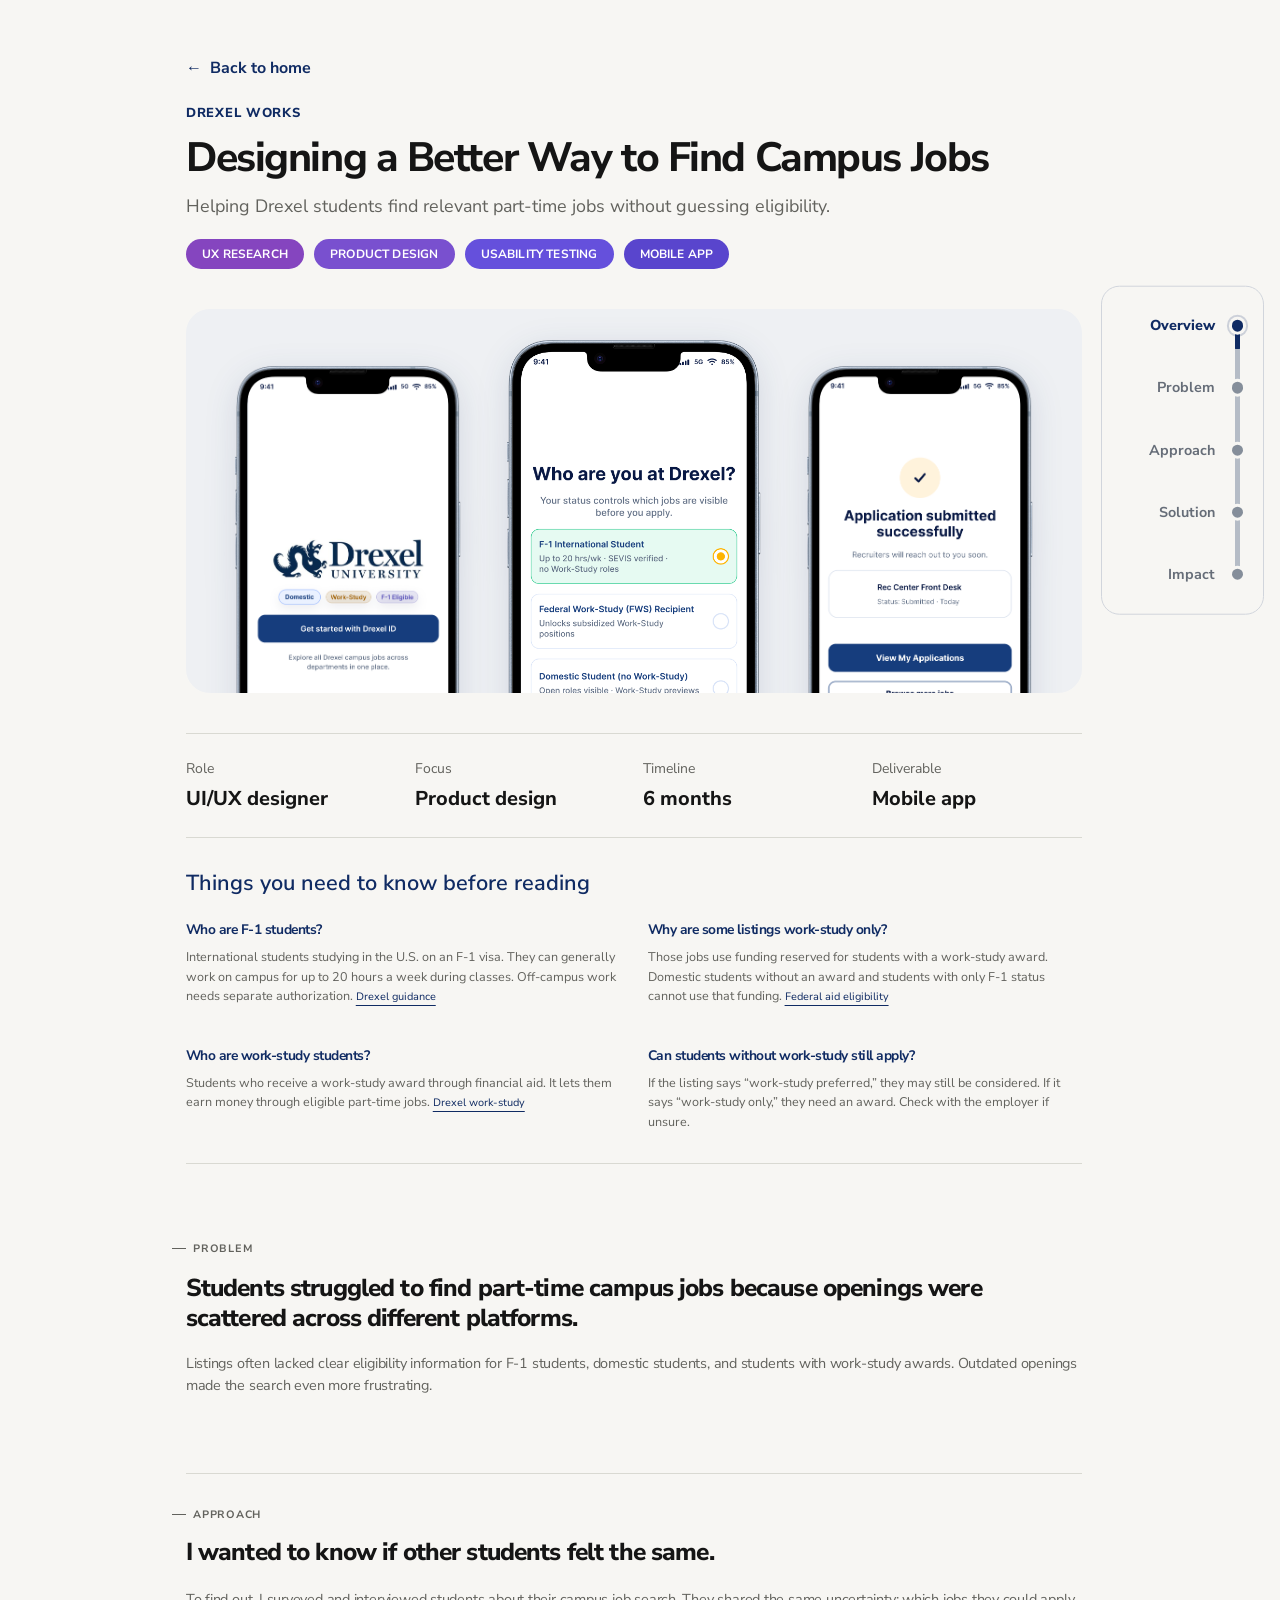
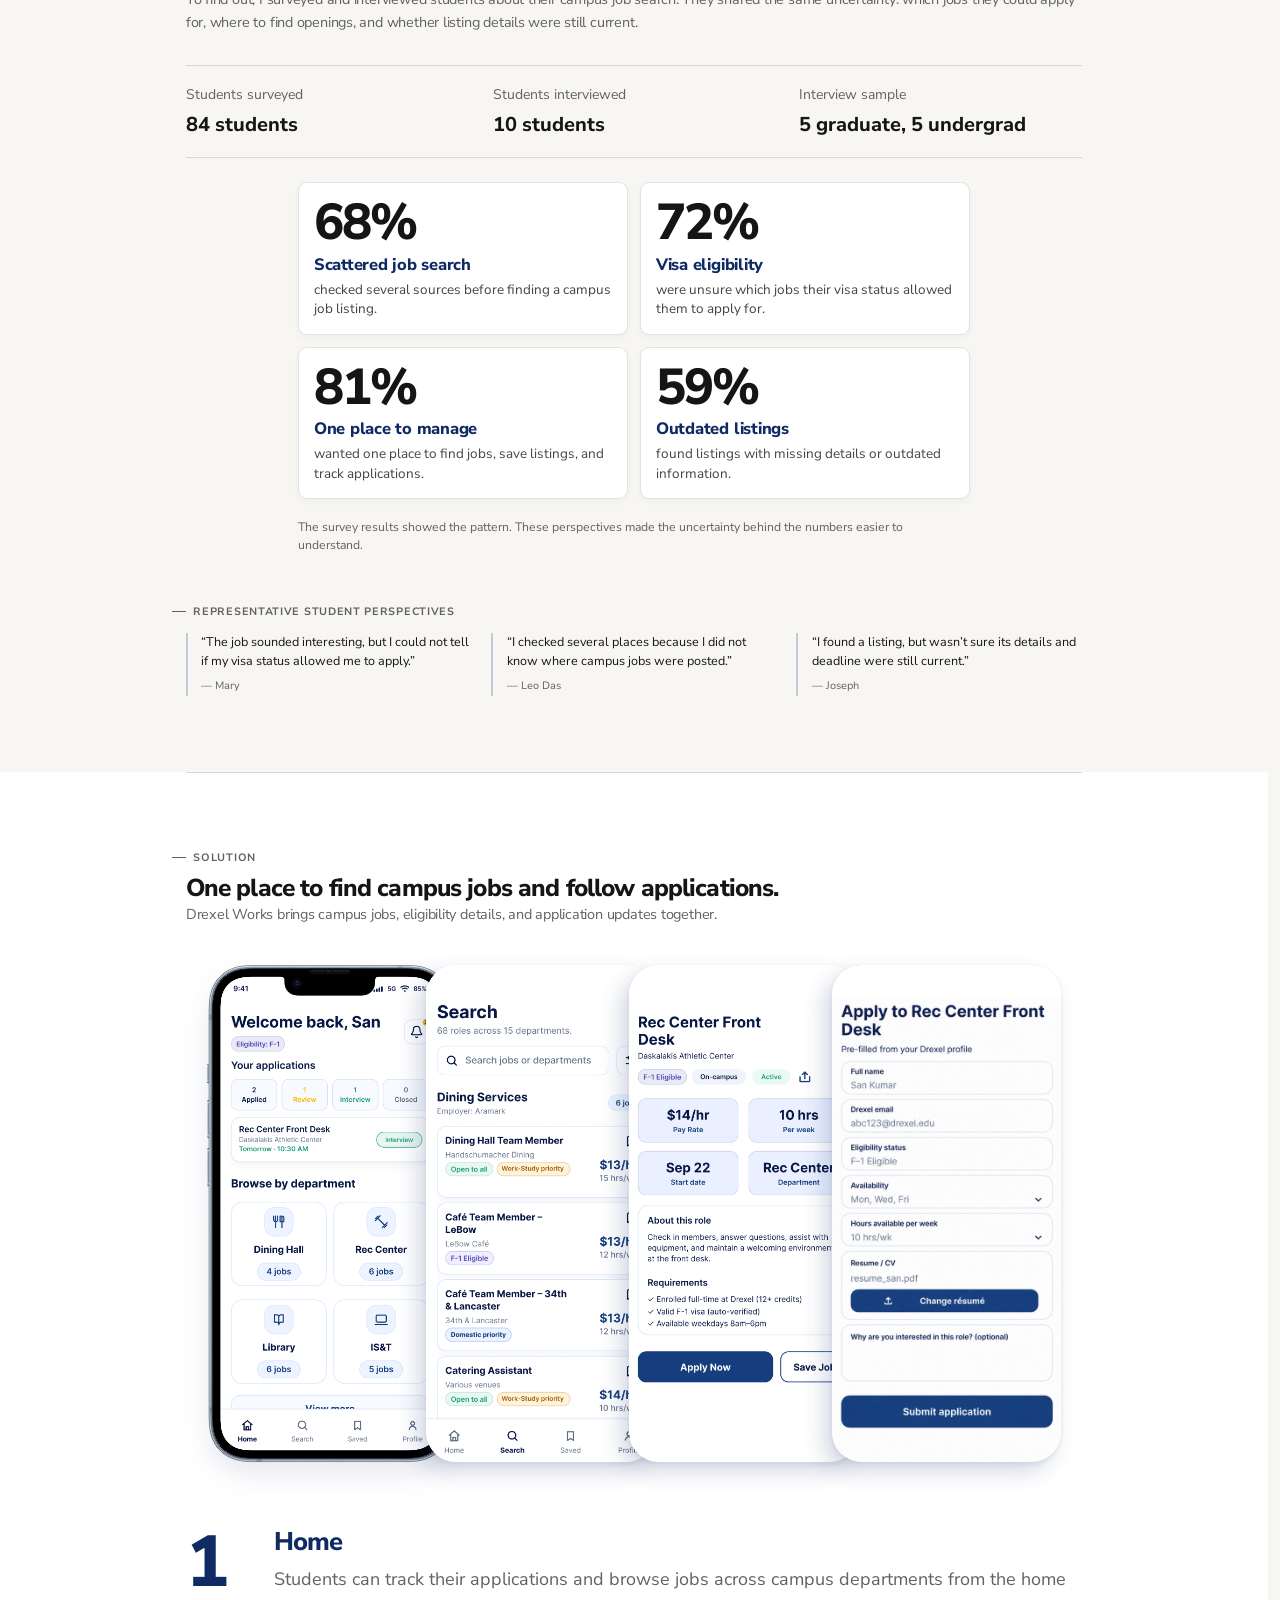
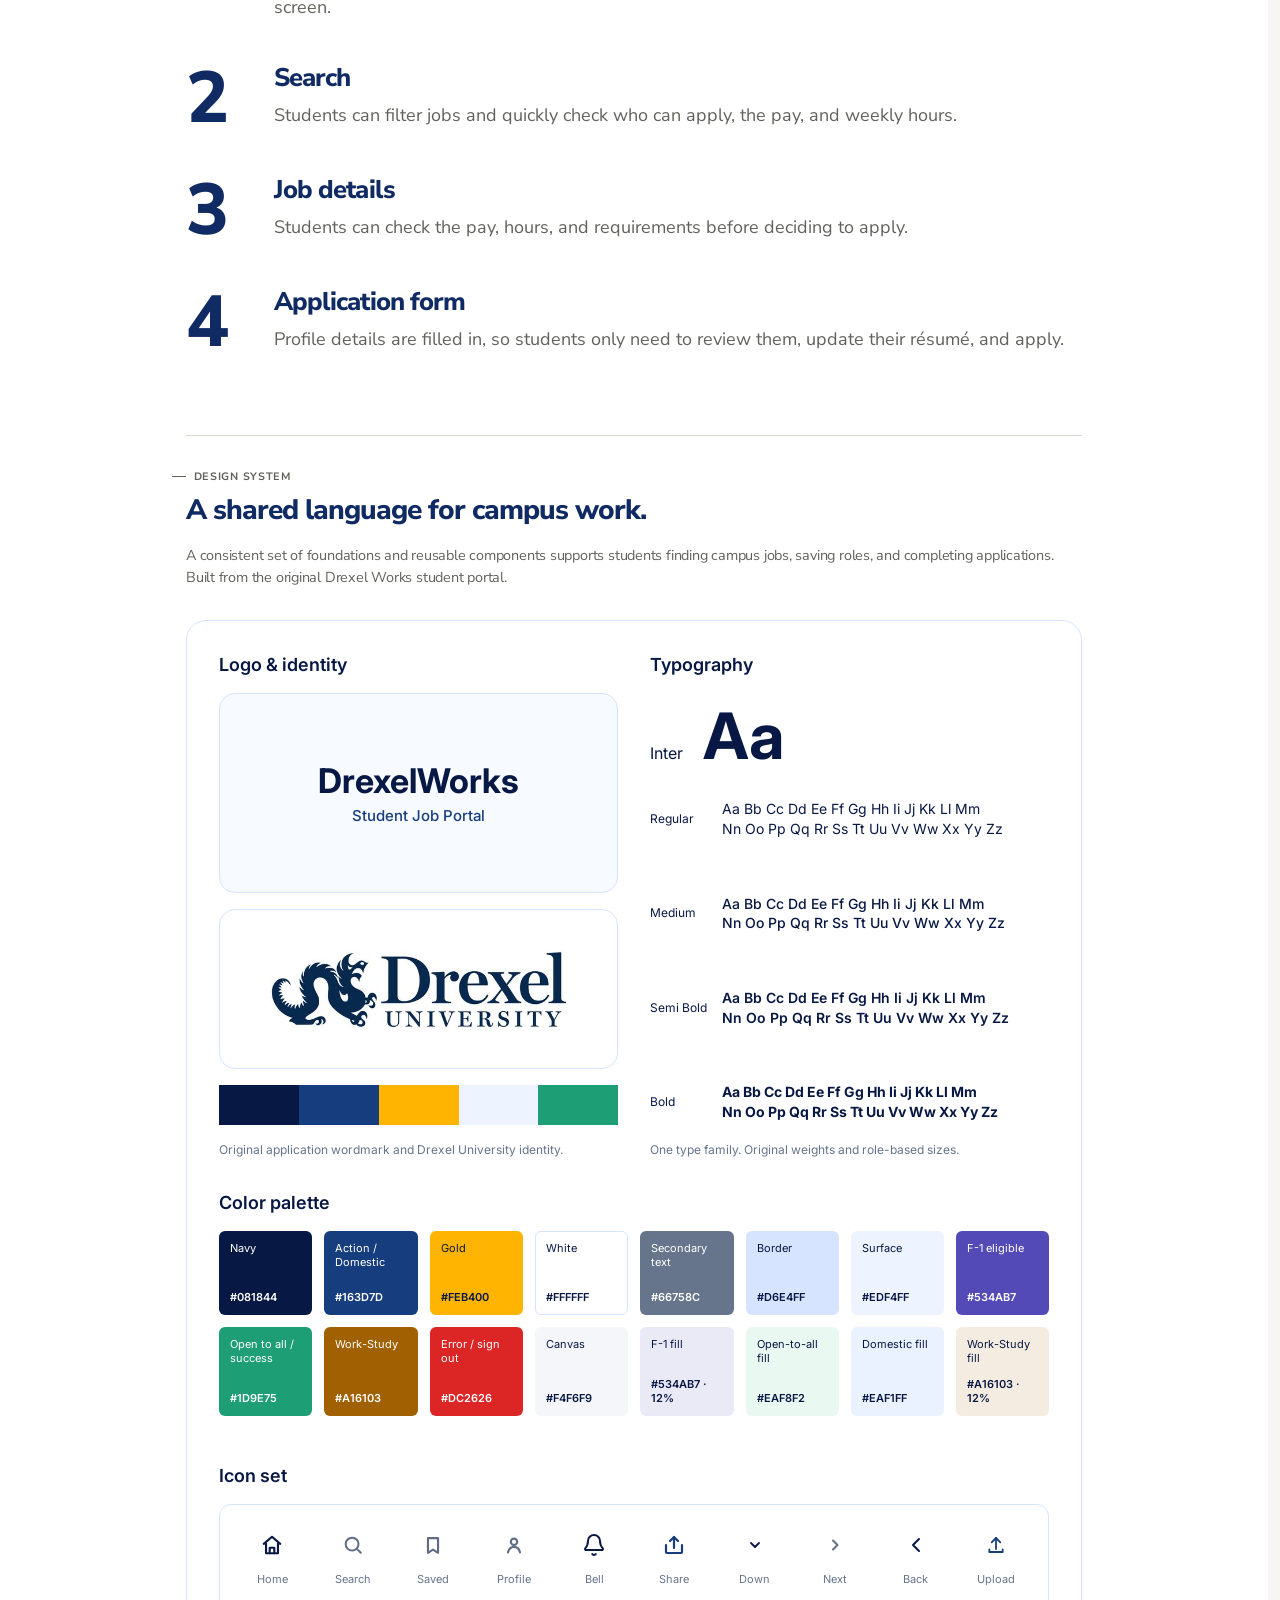
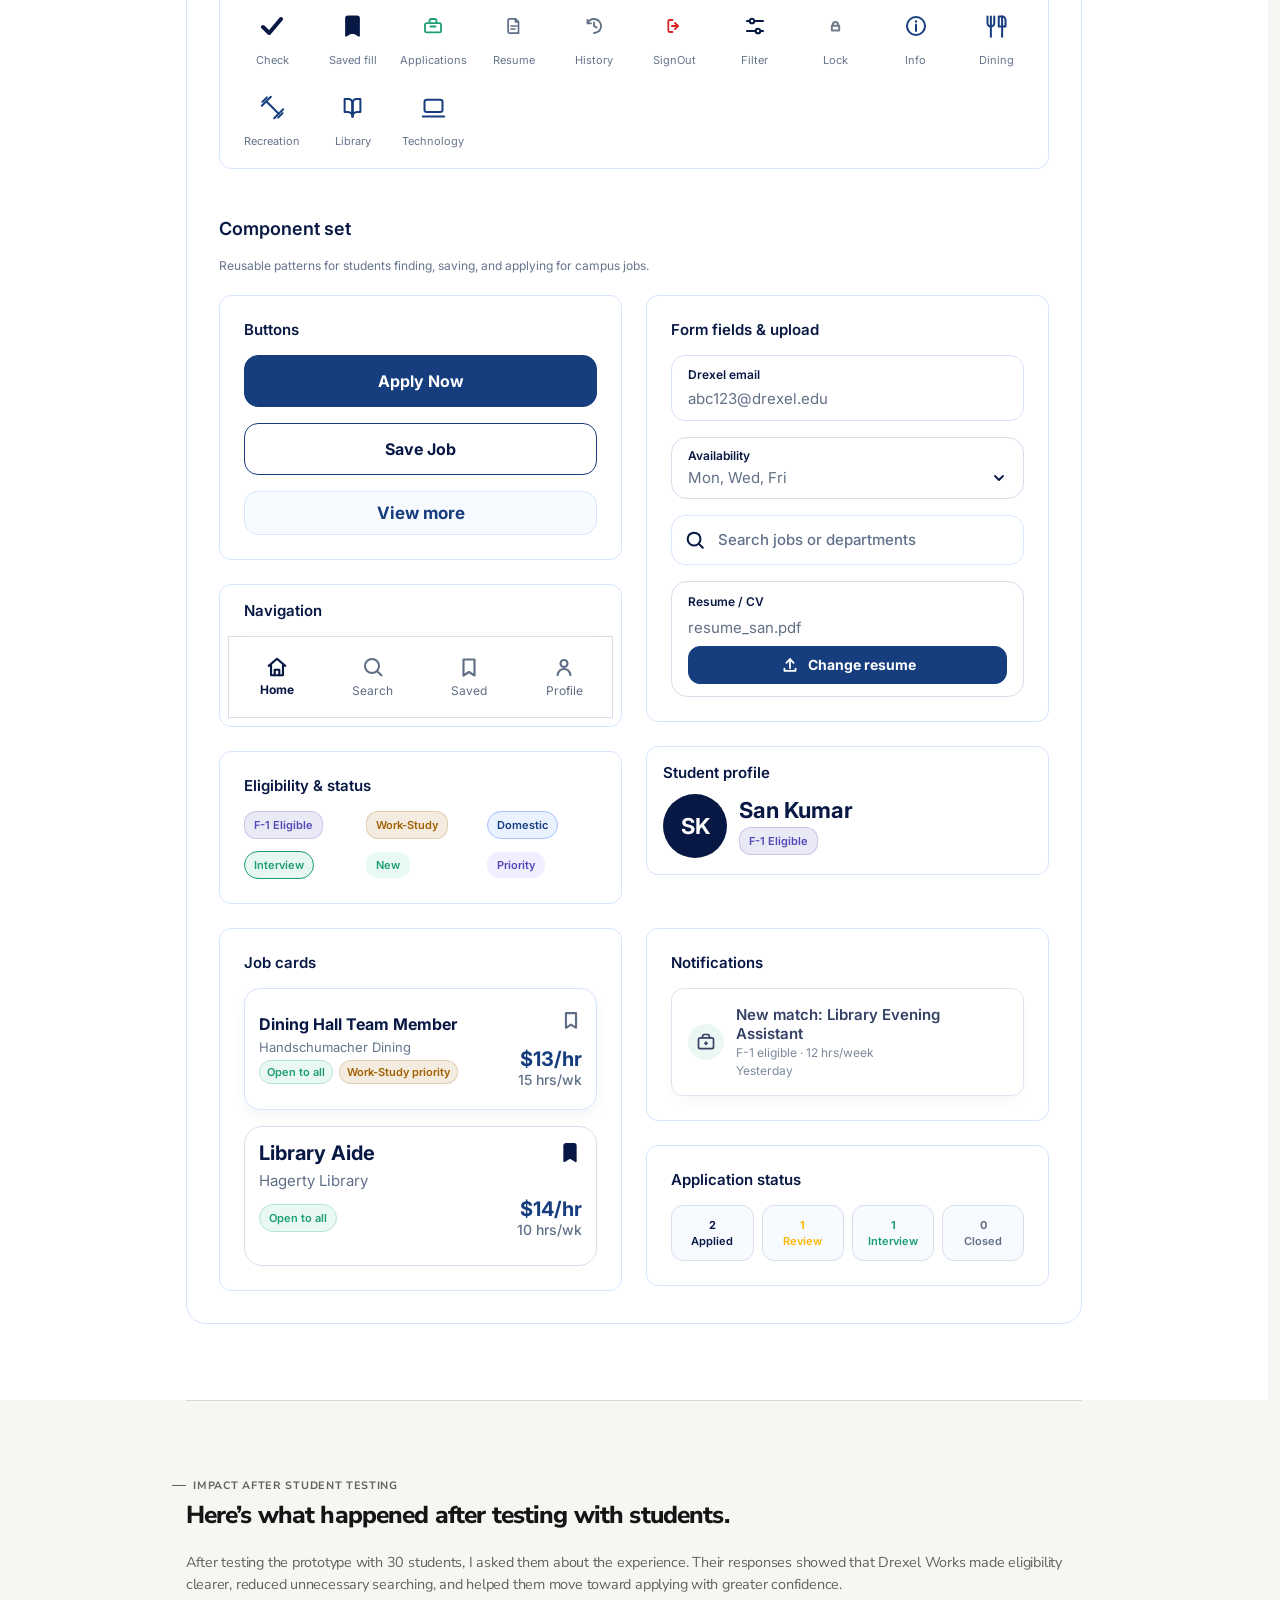
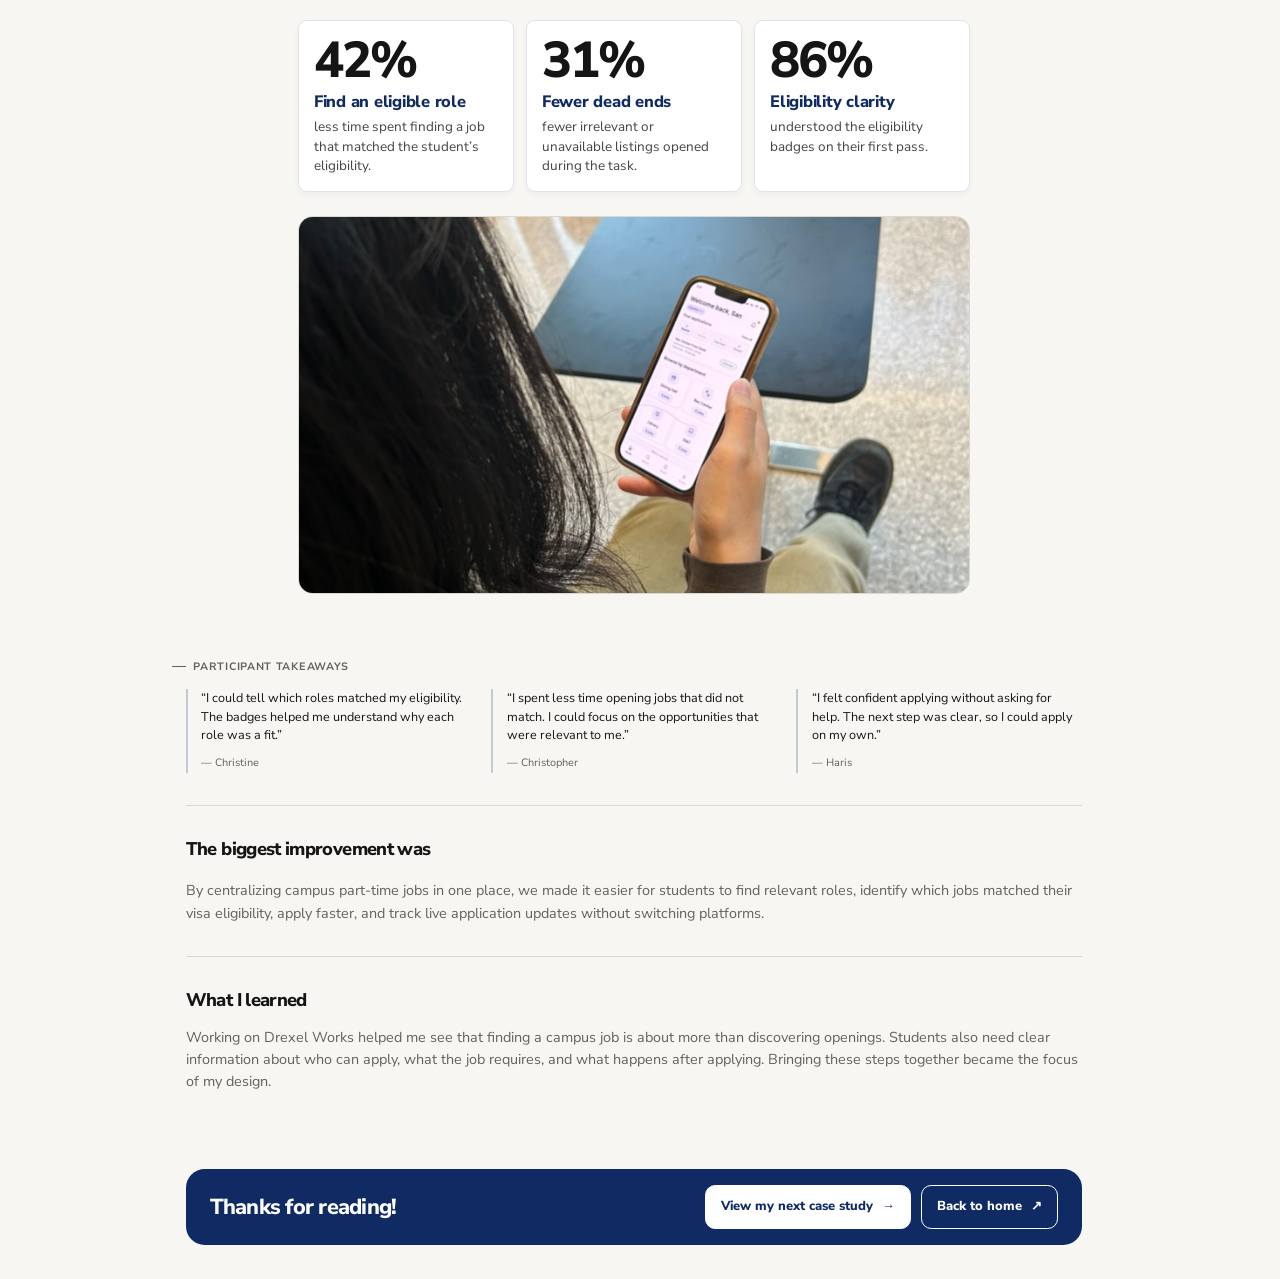
<file: drexel-works/index.html>
<!doctype html>
<html lang="en">
<head>
<meta charset="UTF-8"><meta name="viewport" content="width=device-width, initial-scale=1"><meta name="theme-color" content="#f7f6f3">
<title>Drexel Works | UX/UI case study</title>
<link rel="canonical" href="https://sanjithuiux.design/drexel-works/">
<meta name="description" content="A mobile app helping Drexel students find eligible campus jobs and track applications in one place.">
<link rel="icon" href="/assets/favicon.svg" type="image/svg+xml">
<script>document.documentElement.classList.add('chapter-menu-pending');</script>
<link rel="preconnect" href="https://fonts.googleapis.com"><link rel="preconnect" href="https://fonts.gstatic.com" crossorigin><link href="https://fonts.googleapis.com/css2?family=Nunito+Sans:opsz,wght@6..12,400;6..12,500;6..12,600;6..12,700;6..12,800&display=swap" rel="stylesheet">
<link rel="stylesheet" href="case-study.css">
<link rel="stylesheet" href="case-study-main.css">
<link rel="stylesheet" href="case-study-compact.css">
<link rel="stylesheet" href="case-study-reading.css">
<link rel="stylesheet" href="case-study-cards.css">
<link rel="stylesheet" href="case-study-solution.css">
<link rel="stylesheet" href="case-study-cover.css?v=20261022-desktop-review">
<link rel="stylesheet" href="case-study-rail.css">
<link rel="stylesheet" href="case-study-spacing.css?v=20261123-gap">
<link rel="stylesheet" href="case-study-refinements.css?v=20261022-compact-footer">
<link rel="stylesheet" href="case-study-mobile.css?v=20261022-centered-stats">
<link rel="stylesheet" href="https://fonts.googleapis.com/css2?family=Inter:wght@400;500;600;700;800&display=swap">
<link rel="stylesheet" href="case-study-design-system.css?v=20261025-type-spacing">
  <link rel="stylesheet" href="/assets/site-analytics.css?v=20261028-cookieless">
  <script src="/assets/site-analytics.js?v=20261029-resume" defer></script>
</head>
<body class="case-study-page">
<a class="skip-link" href="#the-problem">Skip to the case study</a>
<button class="mobile-menu-toggle" type="button" aria-label="Open section menu" aria-expanded="false" aria-controls="chapter-menu"><span aria-hidden="true"></span><span aria-hidden="true"></span><span aria-hidden="true"></span></button>
<nav class="chapter-rail" id="chapter-menu" aria-label="Case study sections">
  <a class="chapter-link" href="#overview" aria-label="Overview section"><span class="chapter-label" aria-hidden="true">Overview</span><span class="chapter-dot" aria-hidden="true"></span></a>
  <a class="chapter-link" href="#the-problem" aria-label="Problem section"><span class="chapter-label" aria-hidden="true">Problem</span><span class="chapter-dot" aria-hidden="true"></span></a>
  <a class="chapter-link" href="#approach" aria-label="Approach section"><span class="chapter-label" aria-hidden="true">Approach</span><span class="chapter-dot" aria-hidden="true"></span></a>
  <a class="chapter-link" href="#the-idea" aria-label="Solution section"><span class="chapter-label" aria-hidden="true">Solution</span><span class="chapter-dot" aria-hidden="true"></span></a>
  <a class="chapter-link" href="#results" aria-label="Impact section"><span class="chapter-label" aria-hidden="true">Impact</span><span class="chapter-dot" aria-hidden="true"></span></a>
</nav>
<main id="top">
  <section class="hero section" id="overview" aria-label="Drexel Works project overview"><div class="inner">
          <div class="cover-intro">
            <a class="desktop-back-link" href="/"><span aria-hidden="true">←</span>Back to home</a>
            <div class="mobile-brand-row"><a class="mobile-home-link" href="/" aria-label="Return to portfolio homepage"><svg viewBox="0 0 24 24" width="20" height="20" fill="none" stroke="currentColor" stroke-width="1.8" stroke-linecap="round" stroke-linejoin="round" aria-hidden="true"><path d="m3 10 9-7 9 7M5 9v12h5v-7h4v7h5V9"/></svg></a><p class="cover-kicker">Drexel Works</p></div>
            <h1>Designing a Better Way to Find Campus Jobs</h1>
            <p class="cover-lede">Helping Drexel students find relevant part-time jobs without guessing eligibility.</p>
            <ul class="project-tags" aria-label="Project focus">
              <li>UX Research</li><li>Product Design</li><li>Usability Testing</li><li>Mobile App</li>
            </ul>
          </div>
          <div class="cover-gallery" role="group" aria-label="Drexel Works preview: Welcome, eligibility selection, and application success">
            <figure class="cover-phone cover-phone--welcome"><img src="assets/drexel-works-frame-welcome.png" alt="Drexel Works welcome screen with the Drexel logo and sign-in button" width="483" height="974" fetchpriority="high" decoding="async"></figure>
            <figure class="cover-phone cover-phone--eligibility"><img src="assets/drexel-works-frame-eligibility.png" alt="Eligibility selection screen showing F-1, work-study, and domestic student options" width="483" height="974" decoding="async"></figure>
            <figure class="cover-phone cover-phone--success"><img src="assets/drexel-works-frame-submission-success.png" alt="Application submitted successfully screen showing the submitted job and confirmation" width="483" height="974" decoding="async"></figure>
          </div>
            <div class="facts"><div><span>Role</span><b>UI/UX designer</b></div><div><span>Focus</span><b>Product design</b></div><div><span>Timeline</span><b>6 months</b></div><div><span>Deliverable</span><b>Mobile app</b></div></div>

  </div></section>
  <section class="section problem-section" id="the-problem" aria-labelledby="problem-title"><div class="inner">
    <section class="reading-guide" aria-labelledby="reading-guide-title"><h2 class="reading-guide-title" id="reading-guide-title">Things you need to know before reading</h2><div class="reading-guide-content">
      <div class="reading-guide-column">
      <section><h3>Who are F-1 students?</h3><p>International students studying in the U.S. on an F-1 visa. They can generally work on campus for up to 20 hours a week during classes. Off-campus work needs separate authorization. <a href="https://drexel.edu/studentlife/student-success/international-student-support/current-students/employment/on-campus-employment">Drexel guidance</a></p></section>
      <section><h3>Who are work-study students?</h3><p>Students who receive a work-study award through financial aid. It lets them earn money through eligible part-time jobs. <a href="https://drexel.edu/drexelcentral/finaid/work-study/">Drexel work-study</a></p></section>
      </div>
      <div class="reading-guide-column">
      <section><h3>Why are some listings work-study only?</h3><p>Those jobs use funding reserved for students with a work-study award. Domestic students without an award and students with only F-1 status cannot use that funding. <a href="https://fsapartners.ed.gov/knowledge-center/fsa-handbook/2025-2026/vol1/ch2-us-citizenship-eligible-noncitizens">Federal aid eligibility</a></p></section>
      <section><h3>Can students without work-study still apply?</h3><p>If the listing says “work-study preferred,” they may still be considered. If it says “work-study only,” they need an award. Check with the employer if unsure.</p></section>
      </div>
    </div></section>
    <p class="eyebrow">Problem</p>
    <h2 id="problem-title">Students struggled to find part-time campus jobs because openings were scattered across different platforms.</h2>
    <p class="body-copy">Listings often lacked clear eligibility information for F-1 students, domestic students, and students with work-study awards. Outdated openings made the search even more frustrating.</p>
  </div></section>
  <section class="section approach-section" id="approach" aria-labelledby="survey-title"><div class="inner">
    <p class="eyebrow">Approach</p><h2 id="survey-title">I wanted to know if other students felt the same.</h2>
    <p class="body-copy">To find out, I surveyed and interviewed students about their campus job search. They shared the same uncertainty: which jobs they could apply for, where to find openings, and whether listing details were still current.</p>
    <dl class="study-facts" aria-label="Research participation">
      <div><dt>Students<span class="study-label-second"> surveyed</span></dt><dd>84 students</dd></div>
      <div><dt>Students<span class="study-label-second"> interviewed</span></dt><dd>10 students</dd></div>
      <div><dt>Interview<span class="study-label-second"> sample</span></dt><dd><span class="study-sample-desktop">5 graduate, 5 undergrad</span><span class="study-sample-mobile"><span>5 graduate</span><span>5 undergraduate</span></span></dd></div>
    </dl>
    <div class="findings-evidence findings-evidence--approach">
      <div class="findings-grid" aria-label="Survey findings from 84 Drexel students">
        <article class="finding finding--scattered"><div class="finding-value"><strong>68%</strong></div><h3>Scattered job search</h3><p>checked several sources before finding a campus job listing.</p></article>
        <article class="finding finding--eligibility"><div class="finding-value"><strong>72%</strong></div><h3>Visa eligibility</h3><p>were unsure which jobs their visa status allowed them to apply for.</p></article>
        <article class="finding finding--manage"><div class="finding-value"><strong>81%</strong></div><h3>One place to manage</h3><p>wanted one place to find jobs, save listings, and track applications.</p></article>
        <article class="finding finding--outdated"><div class="finding-value"><strong>59%</strong></div><h3>Outdated listings</h3><p>found listings with missing details or outdated information.</p></article>
      </div>
    </div>
    <p class="voices-summary">The survey results showed the pattern. These perspectives made the uncertainty behind the numbers easier to understand.</p>
              <section class="student-voices reveal" aria-labelledby="voices-title">
            <div class="voices-header">
              <p class="eyebrow" id="voices-title">Representative student perspectives</p>
            </div>
            <div class="voices-list">
              <blockquote class="voice"><p>“The job sounded interesting, but I could not tell if my visa status allowed me to apply.”</p><span>Mary</span></blockquote>
              <blockquote class="voice"><p>“I checked several places because I did not know where campus jobs were posted.”</p><span>Leo Das</span></blockquote>
              <blockquote class="voice"><p>“I found a listing, but wasn’t sure its details and deadline were still current.”</p><span>Joseph</span></blockquote>
            </div>
            
</section>
  </div></section>
  <section class="section solution-section" id="the-idea" aria-labelledby="solution-title"><div class="inner">
    <p class="eyebrow">Solution</p><h2 id="solution-title">One place to find campus jobs and follow applications.</h2>
    <p class="body-copy">Drexel Works brings campus jobs, eligibility details, and application updates together.</p>
    <div class="solution-showcase" role="group" aria-label="Drexel Works screens in order: Home, Search, Job details, Application form">
      <figure class="solution-phone"><img src="assets/drexel-works-frame-dashboard.png" alt="Home screen showing Welcome back, San, the application tracker, and jobs by department" width="483" height="974" loading="lazy" decoding="async"></figure>
      <figure class="solution-phone solution-phone--screen"><div class="solution-display"><img src="assets/drexel-works-frame-search.png" alt="Job search with eligibility labels, pay, weekly hours, and a filter button" width="483" height="974" loading="lazy" decoding="async"></div></figure>
      <figure class="solution-phone solution-phone--screen"><div class="solution-display"><img src="assets/drexel-works-frame-rec-center-comparison-v2.png" alt="Rec Center Front Desk listing with F-1 eligibility, pay, hours, and requirements" width="483" height="974" loading="lazy" decoding="async"></div></figure>
      <figure class="solution-phone solution-phone--screen solution-phone--application"><div class="solution-display"><img src="assets/drexel-works-frame-application-form-clean.png" alt="Application form pre-filled from a Drexel profile with a change résumé option" width="600" height="1210" loading="lazy" decoding="async"></div></figure>
    </div>
    <ol class="solution-steps" role="list" aria-label="How Drexel Works supports the campus job search">
      <li><span class="solution-step-number" aria-hidden="true">1</span><div><h3>Home</h3><p>Students can track their applications and browse jobs across campus departments from the home screen.</p></div></li>
      <li><span class="solution-step-number" aria-hidden="true">2</span><div><h3>Search</h3><p>Students can filter jobs and quickly check who can apply, the pay, and weekly hours.</p></div></li>
      <li><span class="solution-step-number" aria-hidden="true">3</span><div><h3>Job details</h3><p>Students can check the pay, hours, and requirements before deciding to apply.</p></div></li>
      <li><span class="solution-step-number" aria-hidden="true">4</span><div><h3>Application form</h3><p>Profile details are filled in, so students only need to review them, update their résumé, and apply.</p></div></li>
    </ol>
    <section class="design-system" id="design-system" aria-labelledby="design-system-title">
      <p class="eyebrow">Design system</p>
      <h3 class="ds-title" id="design-system-title">A shared language for campus work.</h3>
      <p class="body-copy ds-intro">A consistent set of foundations and reusable components supports students finding campus jobs, saving roles, and completing applications. Built from the original Drexel Works student portal.</p>
      <div class="ds-board">
        <div class="ds-foundations">
          <section class="ds-identity" aria-labelledby="ds-identity-title">
            <h4 id="ds-identity-title">Logo &amp; identity</h4>
            <div class="ds-wordmark"><strong>DrexelWorks</strong><span>Student Job Portal</span></div>
            <div class="ds-university"><img src="assets/design-system/11210.png" width="300" height="79" alt="Drexel University" loading="lazy" decoding="async"></div>
            <div class="ds-palette-strip" aria-hidden="true"><i></i><i></i><i></i><i></i><i></i></div>
            <p class="ds-caption">Original application wordmark and Drexel University identity.</p>
          </section>
          <div class="ds-type-color">
            <section aria-labelledby="ds-type-title">
              <h4 id="ds-type-title">Typography</h4>
              <div class="ds-type-specimen">
                <div class="ds-family"><span>Inter</span><strong>Aa</strong></div>
                <div class="ds-weights"><div class="ds-weight"><span>Regular</span><div style="font-weight:400">Aa Bb Cc Dd Ee Ff Gg Hh Ii Jj Kk Ll Mm<br>Nn Oo Pp Qq Rr Ss Tt Uu Vv Ww Xx Yy Zz</div></div><div class="ds-weight"><span>Medium</span><div style="font-weight:500">Aa Bb Cc Dd Ee Ff Gg Hh Ii Jj Kk Ll Mm<br>Nn Oo Pp Qq Rr Ss Tt Uu Vv Ww Xx Yy Zz</div></div><div class="ds-weight"><span>Semi Bold</span><div style="font-weight:600">Aa Bb Cc Dd Ee Ff Gg Hh Ii Jj Kk Ll Mm<br>Nn Oo Pp Qq Rr Ss Tt Uu Vv Ww Xx Yy Zz</div></div><div class="ds-weight"><span>Bold</span><div style="font-weight:700">Aa Bb Cc Dd Ee Ff Gg Hh Ii Jj Kk Ll Mm<br>Nn Oo Pp Qq Rr Ss Tt Uu Vv Ww Xx Yy Zz</div></div></div>
              </div>
              <p class="ds-caption">One type family. Original weights and role-based sizes.</p>
            </section>
            <section aria-labelledby="ds-color-title">
              <h4 id="ds-color-title">Color palette</h4>
              <ul class="ds-colors" role="list"><li class="ds-swatch ds-swatch--dark" style="--swatch:#081844"><span>Navy</span><strong>#081844</strong></li><li class="ds-swatch ds-swatch--dark" style="--swatch:#163D7D"><span>Action / Domestic</span><strong>#163D7D</strong></li><li class="ds-swatch " style="--swatch:#FEB400"><span>Gold</span><strong>#FEB400</strong></li><li class="ds-swatch " style="--swatch:#FFFFFF"><span>White</span><strong>#FFFFFF</strong></li><li class="ds-swatch ds-swatch--dark" style="--swatch:#66758C"><span>Secondary text</span><strong>#66758C</strong></li><li class="ds-swatch " style="--swatch:#D6E4FF"><span>Border</span><strong>#D6E4FF</strong></li><li class="ds-swatch " style="--swatch:#EDF4FF"><span>Surface</span><strong>#EDF4FF</strong></li><li class="ds-swatch ds-swatch--dark" style="--swatch:#534AB7"><span>F-1 eligible</span><strong>#534AB7</strong></li><li class="ds-swatch ds-swatch--dark" style="--swatch:#1D9E75"><span>Open to all / success</span><strong>#1D9E75</strong></li><li class="ds-swatch ds-swatch--dark" style="--swatch:#A16103"><span>Work-Study</span><strong>#A16103</strong></li><li class="ds-swatch ds-swatch--dark" style="--swatch:#DC2626"><span>Error / sign out</span><strong>#DC2626</strong></li><li class="ds-swatch " style="--swatch:#F4F6F9"><span>Canvas</span><strong>#F4F6F9</strong></li><li class="ds-swatch " style="--swatch:rgba(83,74,183,.12)"><span>F-1 fill</span><strong>#534AB7 · 12%</strong></li><li class="ds-swatch " style="--swatch:#EAF8F2"><span>Open-to-all fill</span><strong>#EAF8F2</strong></li><li class="ds-swatch " style="--swatch:#EAF1FF"><span>Domestic fill</span><strong>#EAF1FF</strong></li><li class="ds-swatch " style="--swatch:rgba(161,97,3,.12)"><span>Work-Study fill</span><strong>#A16103 · 12%</strong></li></ul>
            </section>
          </div>
        </div>
        <section class="ds-icons-section" aria-labelledby="ds-icons-title">
          <h4 id="ds-icons-title">Icon set</h4>
          <ul class="ds-icon-grid" role="list"><li><span class="ds-icon-slot"><img src="assets/design-system/f1a1d.svg" width="22" height="22" alt="" loading="lazy" decoding="async"></span><span>Home</span></li><li><span class="ds-icon-slot"><img src="assets/design-system/193c1.svg" width="22" height="22" alt="" loading="lazy" decoding="async"></span><span>Search</span></li><li><span class="ds-icon-slot"><img src="assets/design-system/3929c.svg" width="22" height="22" alt="" loading="lazy" decoding="async"></span><span>Saved</span></li><li><span class="ds-icon-slot"><img src="assets/design-system/993f3.svg" width="22" height="22" alt="" loading="lazy" decoding="async"></span><span>Profile</span></li><li><span class="ds-icon-slot"><img src="assets/design-system/9bc97.svg" width="24" height="24" alt="" loading="lazy" decoding="async"></span><span>Bell</span></li><li><span class="ds-icon-slot"><img src="assets/design-system/d1ee6.svg" width="24" height="24" alt="" loading="lazy" decoding="async"></span><span>Share</span></li><li><span class="ds-icon-slot"><img src="assets/design-system/97ece.svg" width="16" height="16" alt="" loading="lazy" decoding="async"></span><span>Down</span></li><li><span class="ds-icon-slot"><img src="assets/design-system/6a6de.svg" width="18" height="18" alt="" loading="lazy" decoding="async"></span><span>Next</span></li><li><span class="ds-icon-slot"><img src="assets/design-system/1e339.svg" width="24" height="24" alt="" loading="lazy" decoding="async"></span><span>Back</span></li><li><span class="ds-icon-slot"><img src="assets/design-system/4b738.svg" width="24" height="24" alt="" loading="lazy" decoding="async"></span><span>Upload</span></li><li><span class="ds-icon-slot"><img src="assets/design-system/c573a.svg" width="38" height="38" alt="" loading="lazy" decoding="async"></span><span>Check</span></li><li><span class="ds-icon-slot"><img src="assets/design-system/5e026.svg" width="27" height="27" alt="" loading="lazy" decoding="async"></span><span>Saved fill</span></li><li><span class="ds-icon-slot"><img src="assets/design-system/310a6.svg" width="22" height="22" alt="" loading="lazy" decoding="async"></span><span>Applications</span></li><li><span class="ds-icon-slot"><img src="assets/design-system/44380.svg" width="22" height="22" alt="" loading="lazy" decoding="async"></span><span>Resume</span></li><li><span class="ds-icon-slot"><img src="assets/design-system/e815f.svg" width="22" height="22" alt="" loading="lazy" decoding="async"></span><span>History</span></li><li><span class="ds-icon-slot"><img src="assets/design-system/a97a5.svg" width="22" height="22" alt="" loading="lazy" decoding="async"></span><span>SignOut</span></li><li><span class="ds-icon-slot"><img src="assets/design-system/0b030.svg" width="24" height="24" alt="" loading="lazy" decoding="async"></span><span>Filter</span></li><li><span class="ds-icon-slot"><img src="assets/design-system/82255.svg" width="13" height="13" alt="" loading="lazy" decoding="async"></span><span>Lock</span></li><li><span class="ds-icon-slot"><img src="assets/design-system/05797.svg" width="24" height="24" alt="" loading="lazy" decoding="async"></span><span>Info</span></li><li><span class="ds-icon-slot"><img src="assets/design-system/b13ef.svg" width="27" height="27" alt="" loading="lazy" decoding="async"></span><span>Dining</span></li><li><span class="ds-icon-slot"><img src="assets/design-system/fc064.svg" width="27" height="27" alt="" loading="lazy" decoding="async"></span><span>Recreation</span></li><li><span class="ds-icon-slot"><img src="assets/design-system/84ee2.svg" width="27" height="27" alt="" loading="lazy" decoding="async"></span><span>Library</span></li><li><span class="ds-icon-slot"><img src="assets/design-system/d5537.svg" width="27" height="27" alt="" loading="lazy" decoding="async"></span><span>Technology</span></li></ul>
        </section>
        <section aria-labelledby="ds-components-title">
          <h4 id="ds-components-title">Component set</h4>
          <p class="ds-caption ds-component-summary">Reusable patterns for students finding, saving, and applying for campus jobs.</p>
          <div class="ds-components" role="group" aria-label="Static examples from the Drexel Works component library">
            <div class="ds-component-column">
              <section class="ds-panel" aria-labelledby="ds-buttons-title">
                <h5 id="ds-buttons-title">Buttons</h5>
                <div class="ds-demo-actions"><span class="ds-demo-button">Apply Now</span><span class="ds-demo-button ds-demo-button--outline">Save Job</span><span class="ds-demo-button ds-demo-button--quiet">View more</span></div>
              </section>
              <section class="ds-panel ds-panel--navigation" aria-labelledby="ds-nav-title">
                <h5 id="ds-nav-title">Navigation</h5>
                <div class="ds-demo-nav"><div class="ds-demo-nav-active"><img src="assets/design-system/f1a1d.svg" width="22" height="22" alt="" loading="lazy" decoding="async"><span>Home</span></div><div class=""><img src="assets/design-system/315af.svg" width="24" height="24" alt="" loading="lazy" decoding="async"><span>Search</span></div><div class=""><img src="assets/design-system/034e8.svg" width="24" height="24" alt="" loading="lazy" decoding="async"><span>Saved</span></div><div class=""><img src="assets/design-system/40bde.svg" width="24" height="24" alt="" loading="lazy" decoding="async"><span>Profile</span></div></div>
              </section>
              <section class="ds-panel" aria-labelledby="ds-badges-title">
                <h5 id="ds-badges-title">Eligibility &amp; status</h5>
                <div class="ds-badge-grid"><span class="ds-badge ds-badge--f1">F-1 Eligible</span><span class="ds-badge ds-badge--study">Work-Study</span><span class="ds-badge ds-badge--domestic">Domestic</span><span class="ds-badge ds-badge--interview">Interview</span><span class="ds-badge ds-badge--new">New</span><span class="ds-badge ds-badge--priority">Priority</span></div>
              </section>
            </div>
            <div class="ds-component-column">
              <section class="ds-panel" aria-labelledby="ds-forms-title">
                <h5 id="ds-forms-title">Form fields &amp; upload</h5>
                <div class="ds-form-samples">
                  <div class="ds-field"><strong>Drexel email</strong><span>abc123@drexel.edu</span></div>
                  <div class="ds-field ds-field--compact"><strong>Availability</strong><div><span>Mon, Wed, Fri</span><img src="assets/design-system/97ece.svg" width="16" height="16" alt="" loading="lazy" decoding="async"></div></div>
                  <div class="ds-search"><img src="assets/design-system/dadf8.svg" width="22" height="22" alt="" loading="lazy" decoding="async"><span>Search jobs or departments</span></div>
                  <div class="ds-upload"><strong>Resume / CV</strong><span>resume_san.pdf</span><span class="ds-demo-button ds-demo-button--upload"><img src="assets/design-system/575c1.svg" width="20" height="20" alt="" loading="lazy" decoding="async">Change resume</span></div>
                </div>
              </section>
              <section class="ds-panel ds-panel--profile" aria-labelledby="ds-profile-title">
                <h5 id="ds-profile-title">Student profile</h5>
                <div class="ds-student"><span class="ds-avatar">SK</span><div><strong>San Kumar</strong><span class="ds-badge ds-badge--f1">F-1 Eligible</span></div></div>
              </section>
            </div>
            <div class="ds-component-column ds-component-column--feedback">
              <section class="ds-panel ds-job-panel" aria-labelledby="ds-jobs-title">
                <h5 id="ds-jobs-title">Job cards</h5>
                <div class="ds-job ds-job--directory"><div class="ds-job-details"><strong>Dining Hall Team Member</strong><span>Handschumacher Dining</span><div class="ds-job-badges"><span class="ds-badge ds-badge--open">Open to all</span><span class="ds-badge ds-badge--study">Work-Study priority</span></div></div><div class="ds-job-action"><img src="assets/design-system/3929c.svg" width="22" height="22" alt="" loading="lazy" decoding="async"><div class="ds-pay"><strong>$13/hr</strong><span>15 hrs/wk</span></div></div></div>
                <div class="ds-job ds-job--saved"><div class="ds-saved-heading"><strong>Library Aide</strong><img src="assets/design-system/ec0ce.svg" width="24" height="24" alt="" loading="lazy" decoding="async"></div><span>Hagerty Library</span><div class="ds-saved-footer"><span class="ds-badge ds-badge--open">Open to all</span><div class="ds-pay"><strong>$14/hr</strong><span>10 hrs/wk</span></div></div></div>
              </section>
              <div class="ds-feedback-stack">
                <section class="ds-panel" aria-labelledby="ds-notifications-title">
                  <h5 id="ds-notifications-title">Notifications</h5>
                  <div class="ds-notification"><span class="ds-notification-icon"><img src="assets/design-system/0c4f8.svg" width="20" height="20" alt="" loading="lazy" decoding="async"></span><div><strong>New match: Library Evening Assistant</strong><span>F-1 eligible · 12 hrs/week</span><small>Yesterday</small></div></div>
                </section>
                <section class="ds-panel" aria-labelledby="ds-status-title">
                  <h5 id="ds-status-title">Application status</h5>
                  <div class="ds-metrics"><div class="ds-metric ds-metric--applied"><strong>2</strong><span>Applied</span></div><div class="ds-metric ds-metric--review"><strong>1</strong><span>Review</span></div><div class="ds-metric ds-metric--interview"><strong>1</strong><span>Interview</span></div><div class="ds-metric ds-metric--closed"><strong>0</strong><span>Closed</span></div></div>
                </section>
              </div>
            </div>
          </div>
        </section>
      </div>
    </section>
  </div></section>
  <section class="section impact-section" id="results" aria-labelledby="results-title"><div class="inner">
    <p class="eyebrow">Impact after student testing</p><h2 id="results-title">Here’s what happened after testing with students.</h2>
    <p class="body-copy">After testing the prototype with 30 students, I asked them about the experience. Their responses showed that Drexel Works made eligibility clearer, reduced unnecessary searching, and helped them move toward applying with greater confidence.</p>
    <div class="findings-evidence findings-evidence--impact">
      <div class="findings-grid" aria-label="Student testing results">
        <article class="finding finding--eligibility"><div class="finding-value"><strong>42%</strong></div><h3>Find an eligible role</h3><p>less time spent finding a job that matched the student’s eligibility.</p></article>
        <article class="finding finding--manage"><div class="finding-value"><strong>31%</strong></div><h3>Fewer dead ends</h3><p>fewer irrelevant or unavailable listings opened during the task.</p></article>
        <article class="finding finding--clarity"><div class="finding-value"><strong>86%</strong></div><h3>Eligibility clarity</h3><p>understood the eligibility badges on their first pass.</p></article>
      </div>
      <div class="evidence-photos" aria-label="Prototype testing with students">
        <figure class="evidence-photo evidence-photo--testing-two"><img src="assets/main-user-testing-home.jpeg" alt="A student exploring the Drexel Works home screen on a phone during user testing" width="768" height="1024" loading="lazy" decoding="async"></figure>
      </div>
    </div>
              <section class="impact-voices reveal" aria-labelledby="impact-voices-title">
            <div class="voices-header">
              <p class="eyebrow" id="impact-voices-title">Participant takeaways</p>
            </div>
            <div class="impact-voices-list">
              <blockquote class="impact-voice"><p>“I could tell which roles matched my eligibility. The badges helped me understand why each role was a fit.”</p><span>Christine</span></blockquote>
              <blockquote class="impact-voice"><p>“I spent less time opening jobs that did not match. I could focus on the opportunities that were relevant to me.”</p><span>Christopher</span></blockquote>
              <blockquote class="impact-voice"><p>“I felt confident applying without asking for help. The next step was clear, so I could apply on my own.”</p><span>Haris</span></blockquote>
            </div>
          </section>


    <section class="results-summary" aria-labelledby="improvement-title">
      <h3 id="improvement-title">The biggest improvement was</h3>
      <div class="results-summary-copy"><p>By centralizing campus part-time jobs in one place, we made it easier for students to find relevant roles, identify which jobs matched their visa eligibility, apply faster, and track live application updates without switching platforms.</p></div>
    </section>
              <section class="learning" aria-labelledby="case-study-conclusion-title">
            <h3 id="case-study-conclusion-title">What I learned</h3>
            <p class="brain-dump-intro">Working on Drexel Works helped me see that finding a campus job is about more than discovering openings. Students also need clear information about who can apply, what the job requires, and what happens after applying. Bringing these steps together became the focus of my design.</p>
          </section>
  </div></section>
</main>
<footer class="case-study-footer">
  <div class="inner">
    <section class="closing-card" aria-labelledby="closing-title">
      <div class="closing-copy">
        <h2 id="closing-title">Thanks for reading!</h2>
      </div>
      <div class="closing-navigation">
        <div class="closing-actions">
          <a class="closing-button closing-button--primary" href="/glowm/" data-destination="next-case-study">View my next case study <span aria-hidden="true">→</span></a>
          <a class="closing-button closing-button--secondary" href="/" data-destination="portfolio">Back to home <span aria-hidden="true">↗</span></a>
        </div>
      </div>
    </section>
  </div>
</footer>
<script src="assets/gsap-3.13.0.min.js" defer></script>
<script src="case-study.js" defer></script>
<script src="case-study-mobile.js?v=20261022-hidden-on-arrival" defer></script>
</body>
</html>
</file>
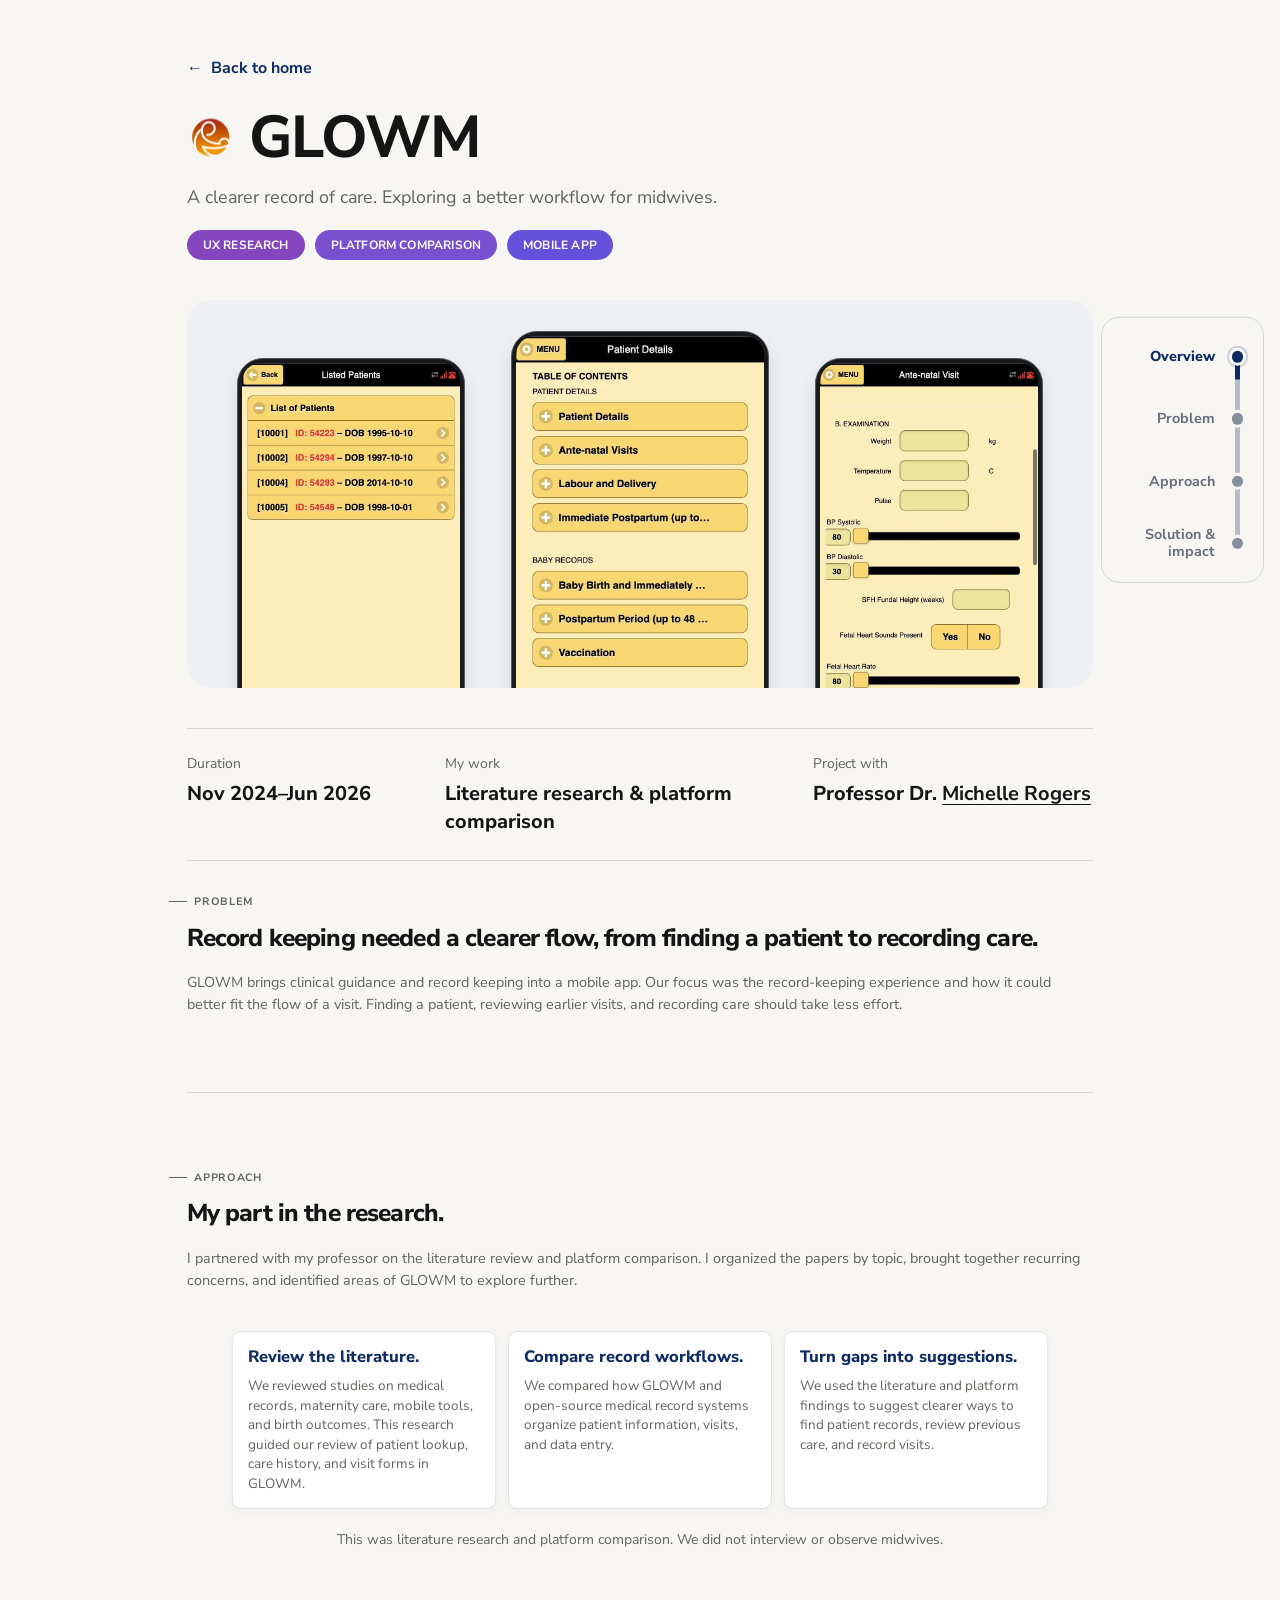
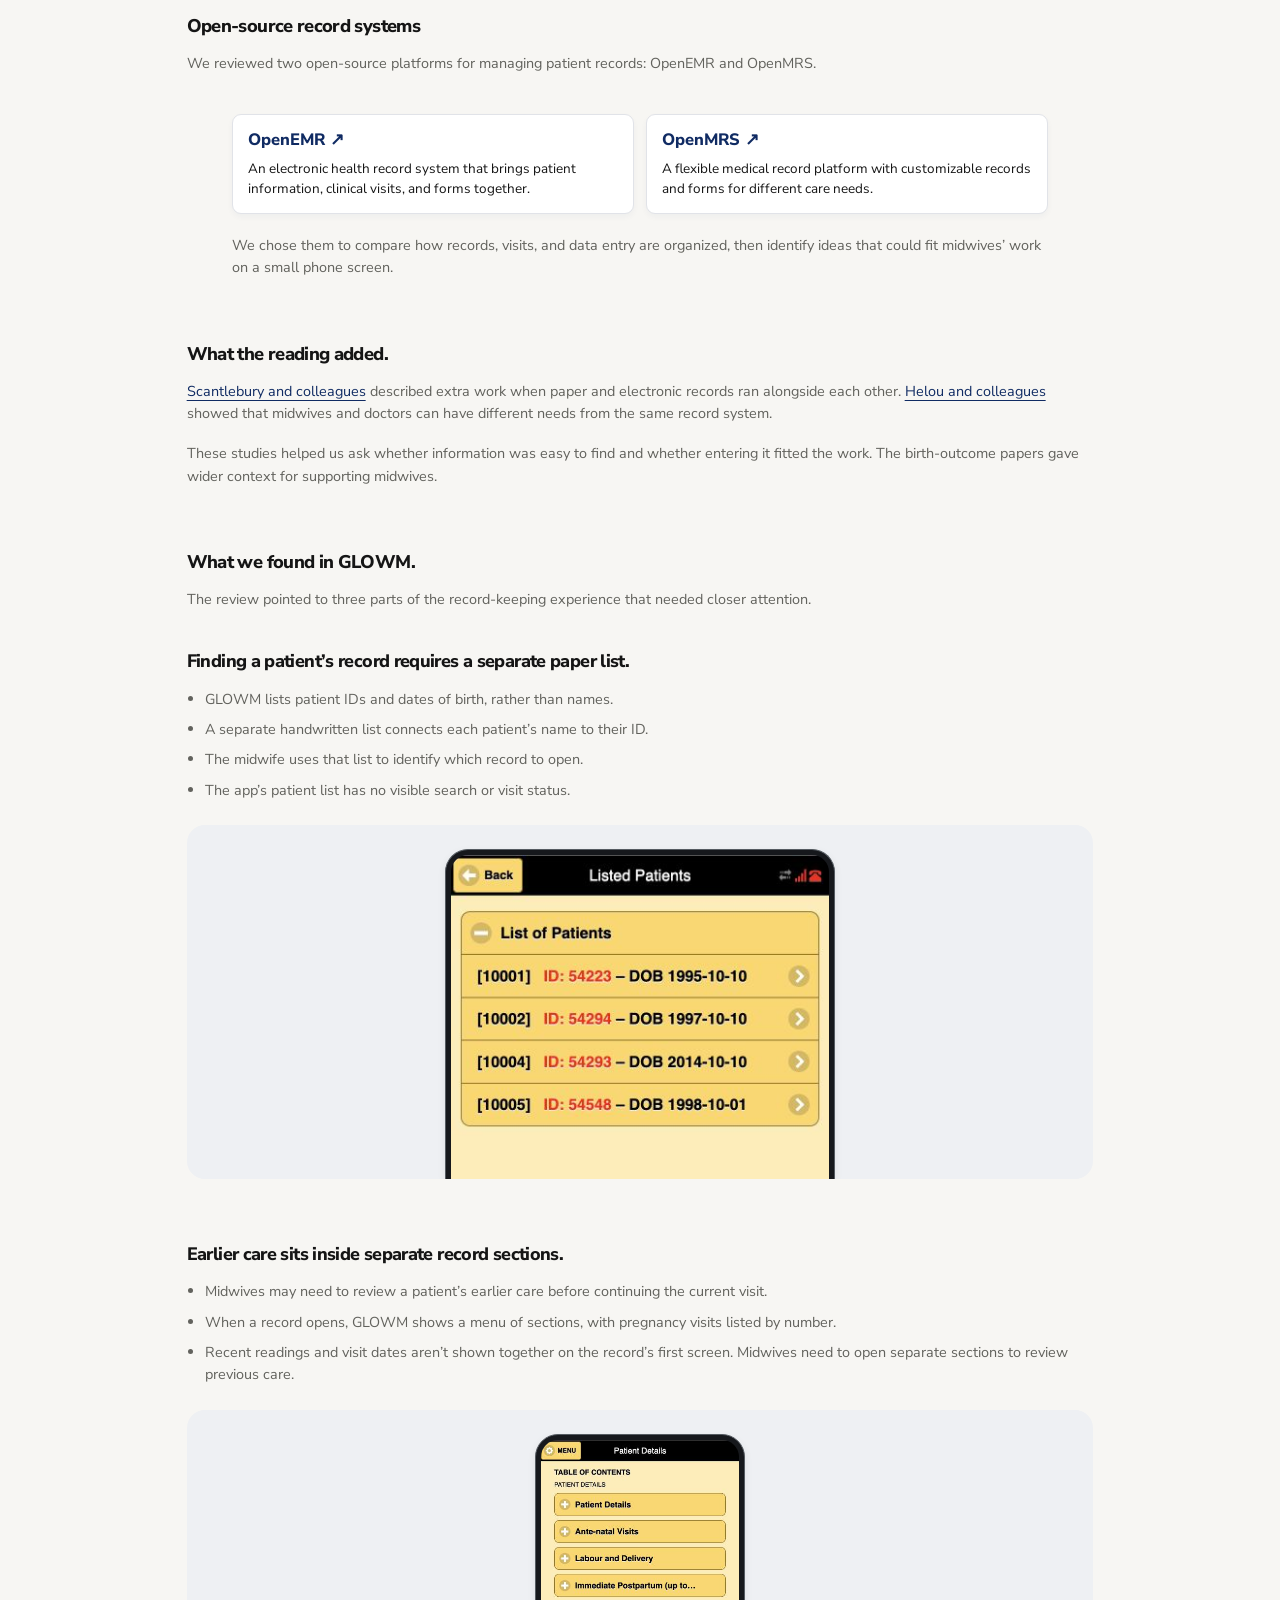
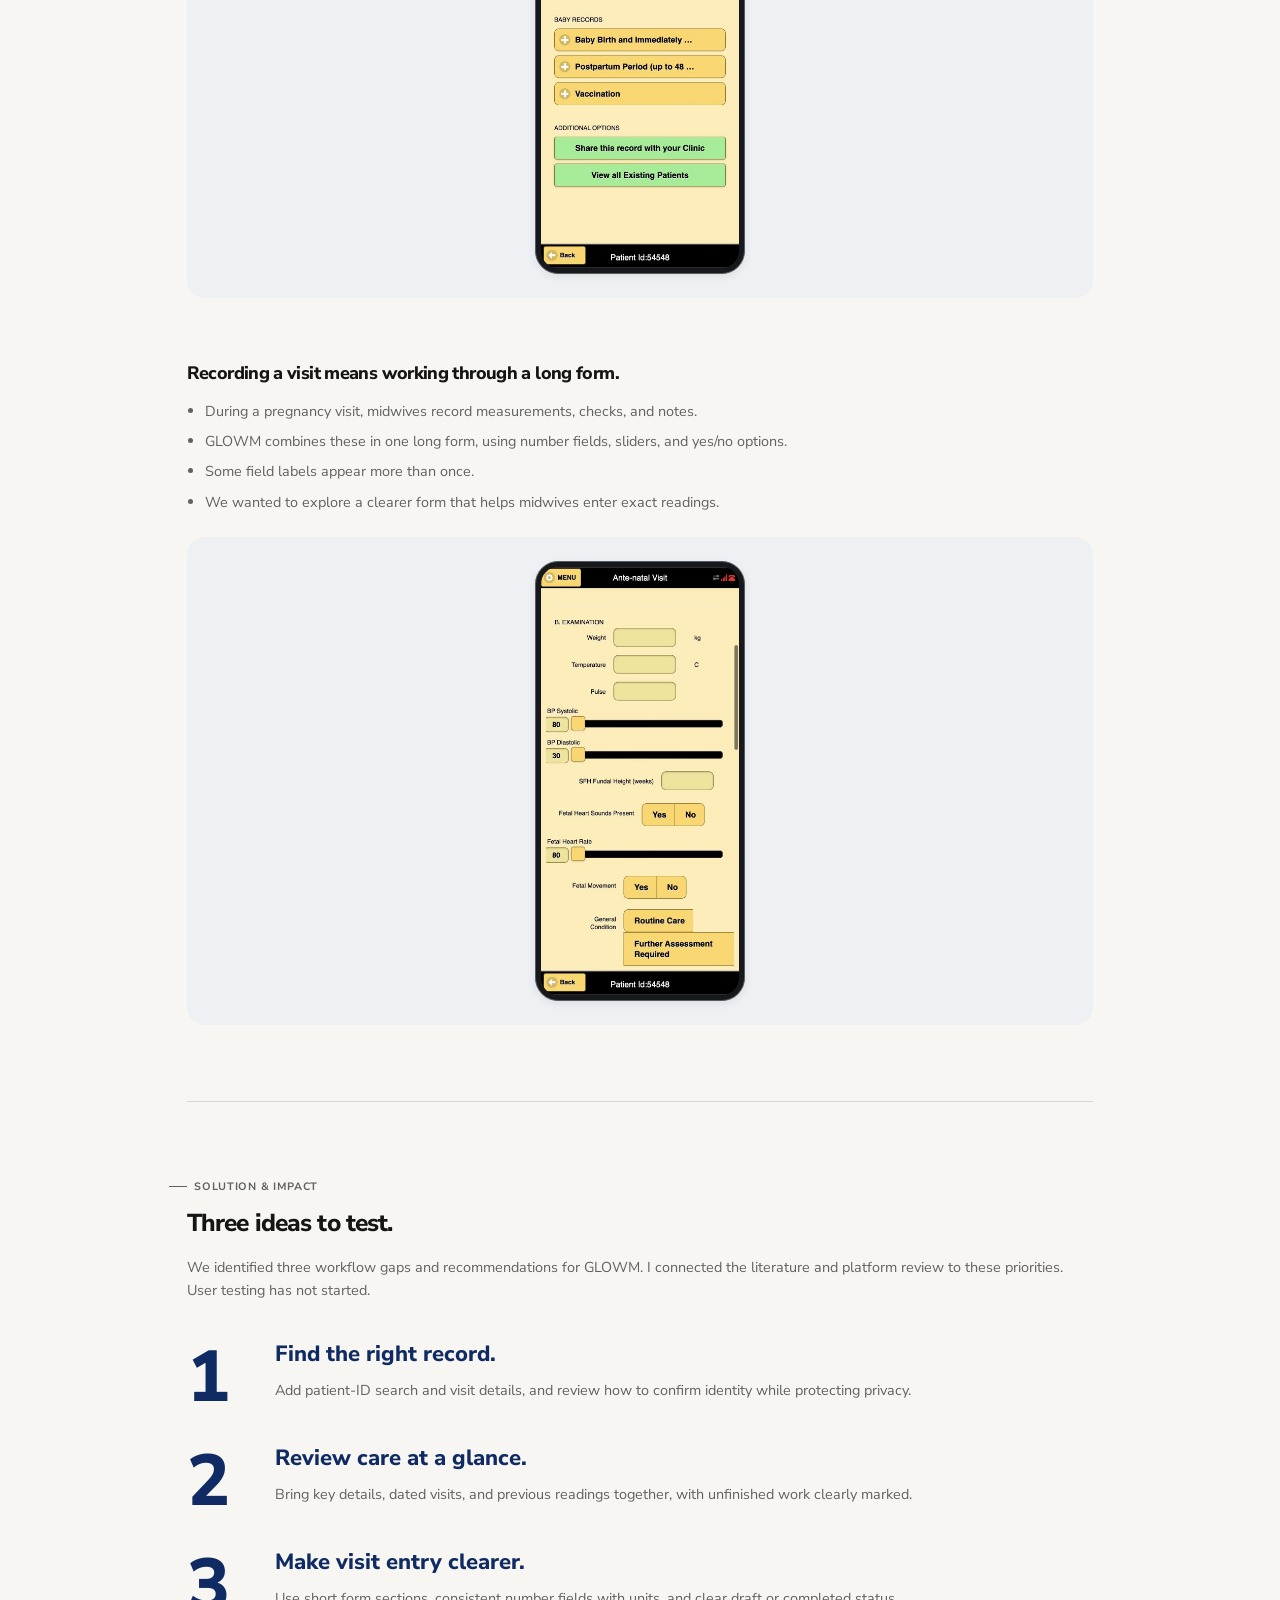
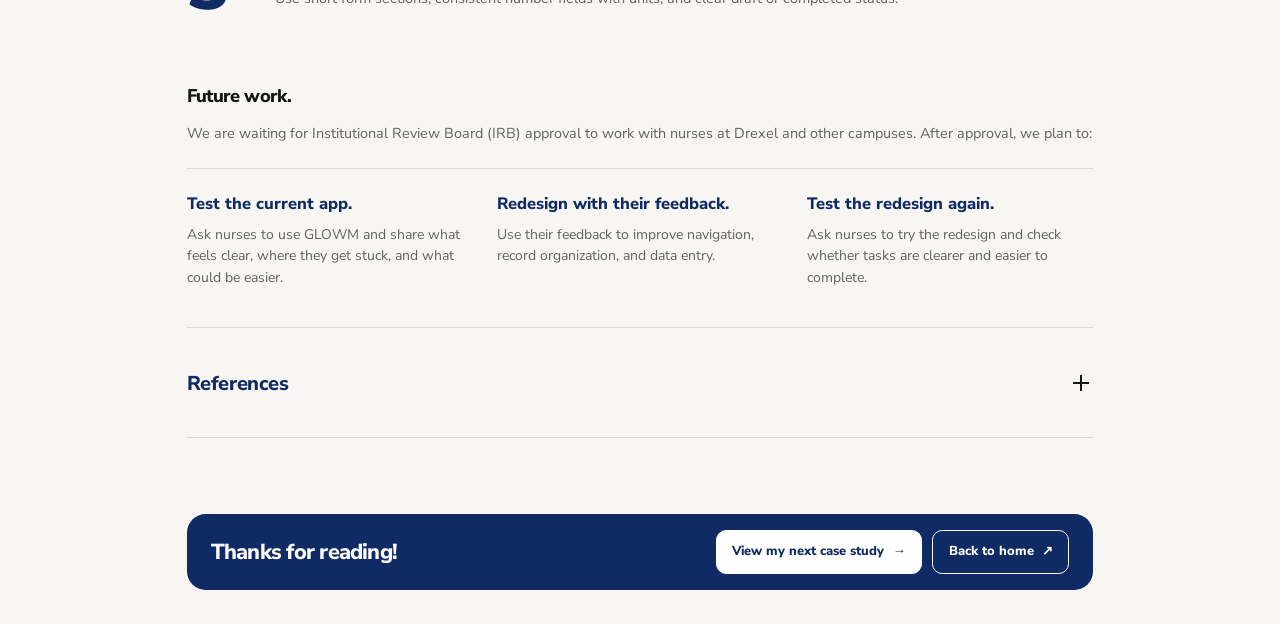
<file: glowm/index.html>
<!doctype html>
<html lang="en">
<head>
  <meta charset="utf-8">
  <meta name="viewport" content="width=device-width, initial-scale=1">
  <meta name="theme-color" content="#f7f6f3">
  <meta name="description" content="A case study exploring clearer medical records for midwives through literature research and comparisons of GLOWM, OpenEMR, and OpenMRS.">
  <title>GLOWM — A clearer record of care</title>
<link rel="canonical" href="https://sanjithuiux.design/glowm/">
  <link rel="icon" href="assets/favicon.svg" type="image/svg+xml">
  <link rel="preconnect" href="https://fonts.googleapis.com">
  <link rel="preconnect" href="https://fonts.gstatic.com" crossorigin>
  <link href="https://fonts.googleapis.com/css2?family=Nunito+Sans:opsz,wght@6..12,400;6..12,500;6..12,600;6..12,700;6..12,800&display=swap" rel="stylesheet">
  <link rel="stylesheet" href="style.css?v=portfolio-links">
  <link rel="stylesheet" href="case-study-rail.css">
  <link rel="stylesheet" href="case-study-layout.css?v=20261123-gap">
  <script src="app.js?v=simple-references" defer></script>
  <script src="case-study-rail.js?v=20261022-smooth-menu" defer></script>
  <link rel="stylesheet" href="/assets/site-analytics.css?v=20261028-cookieless">
  <script src="/assets/site-analytics.js?v=20261029-resume" defer></script>
</head>
<body class="case-study-page glowm-page" id="top">
  <a class="skip" href="#main">Skip to case study</a>
  <button class="mobile-menu-toggle" type="button" aria-label="Open section menu" aria-expanded="false" aria-controls="chapter-menu"><span aria-hidden="true"></span><span aria-hidden="true"></span><span aria-hidden="true"></span></button>
  <nav class="chapter-rail" id="chapter-menu" aria-label="Case study sections">
    <a class="chapter-link" href="#overview" aria-label="Overview section"><span class="chapter-label" aria-hidden="true">Overview</span><span class="chapter-dot" aria-hidden="true"></span></a>
    <a class="chapter-link" href="#problem" aria-label="Problem section"><span class="chapter-label" aria-hidden="true">Problem</span><span class="chapter-dot" aria-hidden="true"></span></a>
    <a class="chapter-link" href="#approach" aria-label="Approach section"><span class="chapter-label" aria-hidden="true">Approach</span><span class="chapter-dot" aria-hidden="true"></span></a>
    <a class="chapter-link chapter-link--combined" href="#solution" aria-label="Solution and impact section"><span class="chapter-label" aria-hidden="true">Solution &amp; impact</span><span class="chapter-dot" aria-hidden="true"></span></a>
  </nav>
  <main id="main">
    <section class="hero section" id="overview" aria-labelledby="project-title"><div class="inner">
      <div class="cover-intro">
        <a class="desktop-back-link" href="/"><span aria-hidden="true">←</span>Back to home</a>
        <div class="brand-title"><a class="mobile-home-link" href="/" aria-label="Return to portfolio homepage"><svg viewBox="0 0 24 24" width="20" height="20" fill="none" stroke="currentColor" stroke-width="1.8" stroke-linecap="round" stroke-linejoin="round" aria-hidden="true"><path d="m3 10 9-7 9 7M5 9v12h5v-7h4v7h5V9"/></svg></a><svg class="brand-logo" viewBox="0 0 96 130" role="img" aria-label="GLOWM Safer Motherhood logo"><image href="assets/glowm-official-logo.png" width="300" height="130"/></svg><h1 id="project-title">GLOWM</h1></div>
        <p class="cover-lede">A clearer record of care. Exploring a better workflow for midwives.</p>
        <ul class="project-tags" aria-label="Project focus">
          <li>UX Research</li><li>Platform Comparison</li><li>Mobile App</li>
        </ul>
      </div>
      <figure class="hero-visual" aria-label="Original GLOWM app screens">
        <div class="hero-phones">
          <div class="hero-phone"><img src="assets/glowm-patient-list-original.jpg" width="390" height="844" alt="Original GLOWM patient list."></div>
          <div class="hero-phone hero-phone-main"><img src="assets/glowm-patient-overview-original.jpg" width="390" height="844" alt="Original GLOWM patient record contents."></div>
          <div class="hero-phone"><img src="assets/glowm-original.jpg" width="390" height="844" alt="Original GLOWM antenatal visit form."></div>
        </div>
      </figure>
      <dl class="metadata"><div><dt>Duration</dt><dd>Nov 2024–Jun 2026</dd></div><div><dt>My work</dt><dd>Literature research & platform comparison</dd></div><div><dt>Project with</dt><dd>Professor Dr. <a href="https://www.linkedin.com/in/michellelrogers/"><strong>Michelle Rogers</strong></a></dd></div></dl>
    </div></section>
    <section class="section problem-section" id="problem" aria-labelledby="intention-heading"><div class="inner">
      <p class="eyebrow">Problem</p>
      <h2 id="intention-heading">Record keeping needed a clearer flow, from finding a patient to recording care.</h2>
      <p>GLOWM brings clinical guidance and record keeping into a mobile app. Our focus was the record-keeping experience and how it could better fit the flow of a visit. Finding a patient, reviewing earlier visits, and recording care should take less effort.</p>
    </div></section>
    <section class="section approach-section" id="approach" aria-labelledby="approach-heading"><div class="inner">
      <p class="eyebrow">Approach</p>
      <h2 id="approach-heading">My part in the research.</h2>
      <div class="story-block" id="research">
      <p>I partnered with my professor on the literature review and platform comparison. I organized the papers by topic, brought together recurring concerns, and identified areas of GLOWM to explore further.</p>
      <ol class="research-process research-cards" role="list" aria-label="Research activities">
        <li><strong>Review the literature.</strong><span>We reviewed studies on medical records, maternity care, mobile tools, and birth outcomes. This research guided our review of patient lookup, care history, and visit forms in GLOWM.</span></li>
        <li><strong>Compare record workflows.</strong><span>We compared how GLOWM and open-source medical record systems organize patient information, visits, and data entry.</span></li>
        <li><strong>Turn gaps into suggestions.</strong><span>We used the literature and platform findings to suggest clearer ways to find patient records, review previous care, and record visits.</span></li>
      </ol>
      <p class="method-note">This was literature research and platform comparison. We did not interview or observe midwives.</p>
      </div>
      <div class="story-block">
      <h3 id="comparison-why-heading">Open-source record systems</h3>
      <p>We reviewed two open-source platforms for managing patient records: OpenEMR and OpenMRS.</p>
      <dl class="platform-reasons">
        <div><dt><a href="https://www.open-emr.org/wiki/index.php/OpenEMR_Features" target="_blank" rel="noopener noreferrer">OpenEMR ↗</a></dt><dd>An electronic health record system that brings patient information, clinical visits, and forms together.</dd></div>
        <div><dt><a href="https://openmrs.org/product/" target="_blank" rel="noopener noreferrer">OpenMRS ↗</a></dt><dd>A flexible medical record platform with customizable records and forms for different care needs.</dd></div>
      </dl>
      <p class="platform-rationale">We chose them to compare how records, visits, and data entry are organized, then identify ideas that could fit midwives’ work on a small phone screen.</p>
      </div>
      <div class="story-block">
      <h3 id="literature-heading">What the reading added.</h3>
      <p><a class="evidence-link" href="https://link.springer.com/article/10.1186/s12911-016-0406-0" target="_blank" rel="noopener noreferrer">Scantlebury and colleagues</a> described extra work when paper and electronic records ran alongside each other. <a class="evidence-link" href="https://humanfactors.jmir.org/2019/3/e13812/" target="_blank" rel="noopener noreferrer">Helou and colleagues</a> showed that midwives and doctors can have different needs from the same record system.</p>
      <p>These studies helped us ask whether information was easy to find and whether entering it fitted the work. The birth-outcome papers gave wider context for supporting midwives.</p>
      </div>
      <div class="story-block">
      <h3 id="results-heading">What we found in GLOWM.</h3>
      <p>The review pointed to three parts of the record-keeping experience that needed closer attention.</p>
      <div class="finding-details">
        <article id="finding-patient-lookup"><h4>Finding a patient’s record requires a separate paper list.</h4>
      <ul class="finding-points">
        <li>GLOWM lists patient IDs and dates of birth, rather than names.</li>
        <li>A separate handwritten list connects each patient’s name to their ID.</li>
        <li>The midwife uses that list to identify which record to open.</li>
        <li>The app’s patient list has no visible search or visit status.</li>
      </ul>
      <figure class="finding-evidence">
      <div class="evidence-panel evidence-panel--patient-list"><a class="evidence-phone" href="assets/glowm-patient-list-original.jpg" target="_blank" rel="noopener noreferrer" aria-label="Open the full-size original GLOWM patient list screenshot"><img src="assets/glowm-patient-list-original.jpg" width="390" height="844" loading="lazy" decoding="async" alt="Original GLOWM patient list showing four rows with patient IDs and dates of birth."></a></div>
    </figure></article>
        <article id="finding-past-care"><h4>Earlier care sits inside separate record sections.</h4>
      <ul class="finding-points">
        <li>Midwives may need to review a patient’s earlier care before continuing the current visit.</li>
        <li>When a record opens, GLOWM shows a menu of sections, with pregnancy visits listed by number.</li>
        <li>Recent readings and visit dates aren’t shown together on the record’s first screen. Midwives need to open separate sections to review previous care.</li>
      </ul>
      <figure class="finding-evidence">
      <div class="evidence-panel"><a class="evidence-phone" href="assets/glowm-patient-overview-original.jpg" target="_blank" rel="noopener noreferrer" aria-label="Open the full-size original GLOWM record contents screenshot"><img src="assets/glowm-patient-overview-original.jpg" width="390" height="844" loading="lazy" decoding="async" alt="Original GLOWM patient record showing the table of contents for patient details, antenatal visits, delivery and baby records."></a></div>
    </figure></article>
        <article id="finding-visit-entry"><h4>Recording a visit means working through a long form.</h4>
      <ul class="finding-points">
        <li>During a pregnancy visit, midwives record measurements, checks, and notes.</li>
        <li>GLOWM combines these in one long form, using number fields, sliders, and yes/no options.</li>
        <li>Some field labels appear more than once.</li>
        <li>We wanted to explore a clearer form that helps midwives enter exact readings.</li>
      </ul>
      <figure class="finding-evidence">
      <div class="evidence-panel"><a class="evidence-phone" href="assets/glowm-original.jpg" target="_blank" rel="noopener noreferrer" aria-label="Open the full-size original GLOWM antenatal visit screenshot"><img src="assets/glowm-original.jpg" width="390" height="844" loading="lazy" decoding="async" alt="Original GLOWM antenatal examination form with number fields, blood-pressure sliders and yes or no choices."></a></div>
    </figure></article>
      </div>
      </div>
    </div></section>
    <section class="section solution-section" id="solution" aria-labelledby="improvements-heading"><div class="inner" id="impact">
      <p class="eyebrow">Solution &amp; impact</p>
      <h2 id="improvements-heading">Three ideas to test.</h2>
      <p id="outcome-heading">We identified three workflow gaps and recommendations for GLOWM. I connected the literature and platform review to these priorities. User testing has not started.</p>
      <ol class="findings proposed-changes" role="list" aria-label="Recommendations for GLOWM">
        <li><span class="solution-step-number" aria-hidden="true">1</span><div class="recommendation-copy"><strong>Find the right record.</strong><span>Add patient-ID search and visit details, and review how to confirm identity while protecting privacy.</span></div></li>
        <li><span class="solution-step-number" aria-hidden="true">2</span><div class="recommendation-copy"><strong>Review care at a glance.</strong><span>Bring key details, dated visits, and previous readings together, with unfinished work clearly marked.</span></div></li>
        <li><span class="solution-step-number" aria-hidden="true">3</span><div class="recommendation-copy"><strong>Make visit entry clearer.</strong><span>Use short form sections, consistent number fields with units, and clear draft or completed status.</span></div></li>
      </ol>
      <div class="story-block" id="future-work">
      <h3 id="future-heading">Future work.</h3>
      <p>We are waiting for Institutional Review Board (IRB) approval to work with nurses at Drexel and other campuses. After approval, we plan to:</p>
      <ol class="research-process">
        <li><strong>Test the current app.</strong><span>Ask nurses to use GLOWM and share what feels clear, where they get stuck, and what could be easier.</span></li>
        <li><strong>Redesign with their feedback.</strong><span>Use their feedback to improve navigation, record organization, and data entry.</span></li>
        <li><strong>Test the redesign again.</strong><span>Ask nurses to try the redesign and check whether tasks are clearer and easier to complete.</span></li>
      </ol>
      </div>
    </div></section>
    <section class="section references-section" aria-label="References"><div class="inner"><details class="references" id="references"><summary><span class="summary-label">References</span><span class="plus" aria-hidden="true">+</span></summary><div class="references-body"><label class="search-wrap"><span>Search references</span><input type="search" id="reference-search" placeholder="Search by title…" autocomplete="off"></label><p class="search-status" id="search-status" role="status" aria-live="polite"></p>
    <div class="ref-group references-list"><ul>
<li class="ref-item"><a href="https://journals.sagepub.com/doi/full/10.1258/jrsm.2011.110153" target="_blank" rel="noopener noreferrer"><span>Data re-entry overload: time for a paradigm shift in maternity IT?</span><span class="ref-arrow" aria-hidden="true">↗</span></a></li>
<li class="ref-item"><a href="https://link.springer.com/article/10.1186/s12911-016-0406-0" target="_blank" rel="noopener noreferrer"><span>Exploring the implementation of an electronic record into a maternity unit: a qualitative study using Normalisation Process Theory</span><span class="ref-arrow" aria-hidden="true">↗</span></a></li>
<li class="ref-item"><a href="https://www.researchgate.net/profile/Alison-Craswell/publication/282650943_Midwives&#x27;_concerns_about_a_shift_of_focus_to_computers_in_maternity_settings_technology_invading_birth/links/5615a68608aec6224411cd90/Midwives-concerns-about-a-shift-of-focus-to-computers-in-maternity-settings-technology-invading-birth.pdf" target="_blank" rel="noopener noreferrer"><span>Midwives’ concerns about a shift of focus to computers in maternity settings: technology  invading birth</span><span class="ref-arrow" aria-hidden="true">↗</span></a></li>
<li class="ref-item"><a href="https://humanfactors.jmir.org/2019/3/e13812/" target="_blank" rel="noopener noreferrer"><span>Understanding the Situated Roles of Electronic Medical Record Systems to Enable Redesign: Mixed Methods Study</span><span class="ref-arrow" aria-hidden="true">↗</span></a></li>
<li class="ref-item"><a href="https://link.springer.com/article/10.1186/s12913-014-0650-x" target="_blank" rel="noopener noreferrer"><span>Sharing of clinical data in a maternity setting: How do paper hand-held records and electronic health records compare for completeness?</span><span class="ref-arrow" aria-hidden="true">↗</span></a></li>
<li class="ref-item"><a href="https://onlinelibrary.wiley.com/doi/full/10.1111/j.1542-2011.2012.00243.x" target="_blank" rel="noopener noreferrer"><span>mHealth for Midwives: A Call to Action</span><span class="ref-arrow" aria-hidden="true">↗</span></a></li>
<li class="ref-item"><a href="https://link.springer.com/article/10.1007/s10916-022-01888-y" target="_blank" rel="noopener noreferrer"><span>Implementation of a Regional Standardised Model for Perinatal Electronic Medical Records</span><span class="ref-arrow" aria-hidden="true">↗</span></a></li>
<li class="ref-item"><a href="https://www.ncbi.nlm.nih.gov/pmc/articles/PMC5869442/" target="_blank" rel="noopener noreferrer"><span>Exploring Midwives&#x27; Need and Intention to Adopt Electronic Integrated Antenatal Care</span><span class="ref-arrow" aria-hidden="true">↗</span></a></li>
<li class="ref-item"><a href="https://www.sciencedirect.com/science/article/pii/S0266613823001213" target="_blank" rel="noopener noreferrer"><span>Woman-centred care and integrated electronic medical records within Australian maternity settings: Point prevalence audit and observational study</span><span class="ref-arrow" aria-hidden="true">↗</span></a></li>
<li class="ref-item"><a href="https://www.sciencedirect.com/science/article/pii/S1871519214000638" target="_blank" rel="noopener noreferrer"><span>“Who&#x27;s afraid?”: Attitudes of midwives to the use of information and communication technologies (ICTs) for delivery of pregnancy-related health information</span><span class="ref-arrow" aria-hidden="true">↗</span></a></li>
<li class="ref-item"><a href="https://link.springer.com/article/10.1186/s12911-016-0299-y" target="_blank" rel="noopener noreferrer"><span>The impact of electronic records on patient safety: a qualitative study</span><span class="ref-arrow" aria-hidden="true">↗</span></a></li>
<li class="ref-item"><a href="https://onlinelibrary.wiley.com/doi/full/10.1111/birt.12109" target="_blank" rel="noopener noreferrer"><span>Use of a Birth Plan within Woman-held Maternity Records: A Qualitative Study with Women and Staff in Northeast Scotland</span><span class="ref-arrow" aria-hidden="true">↗</span></a></li>
<li class="ref-item"><a href="https://www.sciencedirect.com/science/article/pii/S1871519215002735" target="_blank" rel="noopener noreferrer"><span>The birth bed: A qualitative study on the views of midwives regarding the use of the bed in the birth space</span><span class="ref-arrow" aria-hidden="true">↗</span></a></li>
<li class="ref-item"><a href="https://journals.sagepub.com/doi/full/10.1177/1460458214556372" target="_blank" rel="noopener noreferrer"><span>Does use of computer technology for perinatal data collection influence data quality?</span><span class="ref-arrow" aria-hidden="true">↗</span></a></li>
<li class="ref-item"><a href="https://ro.uow.edu.au/theses/4118/" target="_blank" rel="noopener noreferrer"><span>A Grounded Theory examination of the factors that influence midwives when entering perinatal data: the theory of beneficial engagement</span><span class="ref-arrow" aria-hidden="true">↗</span></a></li>
<li class="ref-item"><a href="https://www.theseus.fi/handle/10024/746626" target="_blank" rel="noopener noreferrer"><span>Midwives´s View of the iPana Maternity´s Digital Solutions Usability</span><span class="ref-arrow" aria-hidden="true">↗</span></a></li>
<li class="ref-item"><a href="https://journals.sagepub.com/doi/abs/10.1177/183335831504400101" target="_blank" rel="noopener noreferrer"><span>Maternity Patients&#x27; Access to Their Electronic Medical Records: Use and Perspectives of a Patient Portal</span><span class="ref-arrow" aria-hidden="true">↗</span></a></li>
<li class="ref-item"><a href="https://journals.lww.com/cinjournal/fulltext/2016/10000/Midwives_and_the_Computerization_of_Perinatal_Data.10.aspx" target="_blank" rel="noopener noreferrer"><span>Midwives and the Computerization of Perinatal Data Entry The Theory of Beneficial Engagement</span><span class="ref-arrow" aria-hidden="true">↗</span></a></li>
<li class="ref-item"><a href="https://www.publish.csiro.au/PY/PY14170" target="_blank" rel="noopener noreferrer"><span>From maternity paper hand-held records to electronic health records: what do women tell us about their use?</span><span class="ref-arrow" aria-hidden="true">↗</span></a></li>
<li class="ref-item"><a href="https://link.springer.com/article/10.1186/s12884-020-03517-3" target="_blank" rel="noopener noreferrer"><span>Barriers and enablers to routine register data collection for newborns and mothers: EN-BIRTH multi-country validation study</span><span class="ref-arrow" aria-hidden="true">↗</span></a></li>
<li class="ref-item"><a href="https://link.springer.com/article/10.1186/s12912-022-00951-w" target="_blank" rel="noopener noreferrer"><span>A mixed-method study exploring experiences, perceptions, and acceptability of using a safe delivery mHealth application in two district hospitals in Rwanda</span><span class="ref-arrow" aria-hidden="true">↗</span></a></li>
<li class="ref-item"><a href="https://papers.ssrn.com/sol3/papers.cfm?abstract_id=3563489" target="_blank" rel="noopener noreferrer"><span>Antenatal Care (ANC) Medical Record as an Effort to Reduce Maternal and Infant Mortality Rates</span><span class="ref-arrow" aria-hidden="true">↗</span></a></li>
<li class="ref-item"><a href="https://link.springer.com/article/10.1007/s00192-020-04450-x" target="_blank" rel="noopener noreferrer"><span>Accuracy of obstetric laceration diagnoses in the electronic medical record</span><span class="ref-arrow" aria-hidden="true">↗</span></a></li>
<li class="ref-item"><a href="https://onlinelibrary.wiley.com/doi/abs/10.1002/j.1681-4835.2014.tb00446.x" target="_blank" rel="noopener noreferrer"><span>Balancing Work Practices and Protocols in the Design of EMR Systems: The Case of Developing an EMR System for Antenatal Care Services in Malawi</span><span class="ref-arrow" aria-hidden="true">↗</span></a></li>
<li class="ref-item"><a href="https://ieeexplore.ieee.org/abstract/document/7047616" target="_blank" rel="noopener noreferrer"><span>Review and design of a midwife prenatal kit for examinations in developing regions</span><span class="ref-arrow" aria-hidden="true">↗</span></a></li>
<li class="ref-item"><a href="https://www.sciencedirect.com/science/article/pii/S0266613818303048" target="_blank" rel="noopener noreferrer"><span>Autonomous and dependent–The dichotomy of birth: A feminist analysis of birth plans in Sweden</span><span class="ref-arrow" aria-hidden="true">↗</span></a></li>
<li class="ref-item"><a href="https://mbmjpress.com/index.php/ijms/article/view/619" target="_blank" rel="noopener noreferrer"><span>Using the Diffusion-of-Innovation Theory to Examine Factors Influencing the Implementation of an Electronic Medical Record in Obstetrics</span><span class="ref-arrow" aria-hidden="true">↗</span></a></li>
<li class="ref-item"><a href="https://www.sciencedirect.com/science/article/pii/S0266613822000936" target="_blank" rel="noopener noreferrer"><span>Association between one-to-one midwifery care in the active phase of labour and use of pain relief and birth outcomes: A cohort of nulliparous women</span><span class="ref-arrow" aria-hidden="true">↗</span></a></li>
<li class="ref-item"><a href="https://link.springer.com/article/10.1186/s12884-022-05264-z" target="_blank" rel="noopener noreferrer"><span>Classifying caesarean section to understand rising rates among Palestinian refugees: results from 290,047 electronic medical records across five settings</span><span class="ref-arrow" aria-hidden="true">↗</span></a></li>
<li class="ref-item"><a href="https://www.tandfonline.com/doi/full/10.1080/03091902.2016.1223196" target="_blank" rel="noopener noreferrer"><span>An mHealth monitoring system for traditional birth attendant-led antenatal risk assessment in rural Guatemala</span><span class="ref-arrow" aria-hidden="true">↗</span></a></li>
<li class="ref-item"><a href="https://journals.plos.org/plosone/article?id=10.1371%2Fjournal.pone.0192523" target="_blank" rel="noopener noreferrer"><span>Mapping integration of midwives across the United States: Impact on access, equity, and outcomes</span><span class="ref-arrow" aria-hidden="true">↗</span></a></li>
<li class="ref-item"><a href="https://www.commonwealthfund.org/publications/issue-briefs/2023/may/expanding-role-midwives-address-maternal-health-crisis" target="_blank" rel="noopener noreferrer"><span>How Expanding the Role of Midwives in U.S. Health Care Could Help Address the Maternal Health Crisis</span><span class="ref-arrow" aria-hidden="true">↗</span></a></li>
<li class="ref-item"><a href="https://www.cdc.gov/media/releases/2022/p0919-pregnancy-related-deaths.html" target="_blank" rel="noopener noreferrer"><span>Four in 5 pregnancy-related deaths in the U.S. are preventable</span><span class="ref-arrow" aria-hidden="true">↗</span></a></li>
<li class="ref-item"><a href="https://www.who.int/news/item/15-12-2020-monitoring-childbirth-in-a-new-era-for-maternal-health" target="_blank" rel="noopener noreferrer"><span>Monitoring childbirth in a new era for maternal health</span><span class="ref-arrow" aria-hidden="true">↗</span></a></li>
<li class="ref-item"><a href="https://www.cdc.gov/environmental-health-tracking/about/index.html" target="_blank" rel="noopener noreferrer"><span>About Environmental Public Health Tracking</span><span class="ref-arrow" aria-hidden="true">↗</span></a></li>
<li class="ref-item"><a href="https://www.sciencedirect.com/science/article/abs/pii/S1471595312001916" target="_blank" rel="noopener noreferrer"><span>A survey of student nurses&#x27; and midwives&#x27; experiences of learning to use electronic health record systems in practice</span><span class="ref-arrow" aria-hidden="true">↗</span></a></li>
<li class="ref-item"><a href="https://www.statnews.com/2023/09/18/midwife-training-expand-racial-diversity-maternal-health/" target="_blank" rel="noopener noreferrer"><span>Why doesn’t the U.S. have more Black midwives?</span><span class="ref-arrow" aria-hidden="true">↗</span></a></li>
<li class="ref-item"><a href="https://www.glowm.com/resources/glowm_www/mobile/mother.app/phone-contents.html" target="_blank" rel="noopener noreferrer"><span>GLOWM / MOTHER — original phone app</span><span class="ref-arrow" aria-hidden="true">↗</span></a></li>
<li class="ref-item"><a href="https://www.open-emr.org/wiki/index.php/OpenEMR_Features" target="_blank" rel="noopener noreferrer"><span>OpenEMR — official features</span><span class="ref-arrow" aria-hidden="true">↗</span></a></li>
<li class="ref-item"><a href="https://openmrs.org/product/" target="_blank" rel="noopener noreferrer"><span>OpenMRS — official product and features</span><span class="ref-arrow" aria-hidden="true">↗</span></a></li>
<li class="ref-item"><a href="https://pmc.ncbi.nlm.nih.gov/articles/PMC11129737/" target="_blank" rel="noopener noreferrer"><span>EHR adoption and financial performance in nursing homes</span><span class="ref-arrow" aria-hidden="true">↗</span></a></li>
<li class="ref-item"><a href="https://pmc.ncbi.nlm.nih.gov/articles/PMC3631931/" target="_blank" rel="noopener noreferrer"><span>EHR adoption and geographic variation in Alabama</span><span class="ref-arrow" aria-hidden="true">↗</span></a></li>
<li class="ref-item"><a href="https://medicaid.alabama.gov/documents/2.0_Newsroom/2.7_Special_Initiatives/2.7.2_Patient_Access/2.7.2_SMHP_2021_3-4-22.pdf" target="_blank" rel="noopener noreferrer"><span>Alabama State Medicaid Health Information Technology Plan</span><span class="ref-arrow" aria-hidden="true">↗</span></a></li>
<li class="ref-item"><a href="https://data.cms.gov/provider-data/dataset/xubh-q36u" target="_blank" rel="noopener noreferrer"><span>CMS provider data — dataset xubh-q36u</span><span class="ref-arrow" aria-hidden="true">↗</span></a></li>
<li class="ref-item"><a href="https://www.peer.ms.gov/sites/default/files/peer_publications/rpt587.pdf" target="_blank" rel="noopener noreferrer"><span>Mississippi PEER — report 587</span><span class="ref-arrow" aria-hidden="true">↗</span></a></li>
<li class="ref-item"><a href="https://dashboard.healthit.gov/quickstats/widget/state-summaries/MS.pdf" target="_blank" rel="noopener noreferrer"><span>HealthIT.gov — Mississippi state summary</span><span class="ref-arrow" aria-hidden="true">↗</span></a></li>
<li class="ref-item"><a href="https://wonder.cdc.gov/natality-current.html" target="_blank" rel="noopener noreferrer"><span>CDC WONDER — natality data</span><span class="ref-arrow" aria-hidden="true">↗</span></a></li>
<li class="ref-item"><a href="http://wonder.cdc.gov/wonder/help/natality.html" target="_blank" rel="noopener noreferrer"><span>CDC WONDER — natality documentation</span><span class="ref-arrow" aria-hidden="true">↗</span></a></li>
<li class="ref-item"><a href="https://birthplacelab.org/maps/" target="_blank" rel="noopener noreferrer"><span>Birth Place Lab — maternity care maps</span><span class="ref-arrow" aria-hidden="true">↗</span></a></li>
<li class="ref-item"><a href="https://dx.doi.org/10.14288/1.0363296" target="_blank" rel="noopener noreferrer"><span>Midwifery Integration Scoring System — data archive</span><span class="ref-arrow" aria-hidden="true">↗</span></a></li>
<li class="ref-item"><a href="https://www.sciencedirect.com/topics/psychology/misdiagnosis" target="_blank" rel="noopener noreferrer"><span>Misdiagnosis — background topic linked in the literature review</span><span class="ref-arrow" aria-hidden="true">↗</span></a></li>
</ul></div>
    </div></details></div></section>
  </main>
  <footer class="case-study-footer"><div class="inner">
    <section class="closing-card" aria-labelledby="closing-heading" id="closing">
      <div class="closing-copy">
      <h2 id="closing-heading">Thanks for reading!</h2>
      </div>
      <div class="closing-navigation">
      <div class="closing-actions">
        <a class="closing-button closing-button--primary" id="next-case-study" href="/brandroom/">View my next case study <span aria-hidden="true">→</span></a>
        <a class="closing-button closing-button--secondary" id="portfolio-website" href="/">Back to home <span aria-hidden="true">↗</span></a>
      </div>
      </div>
    </section>
  </div></footer>
  
</body>
</html>
</file>
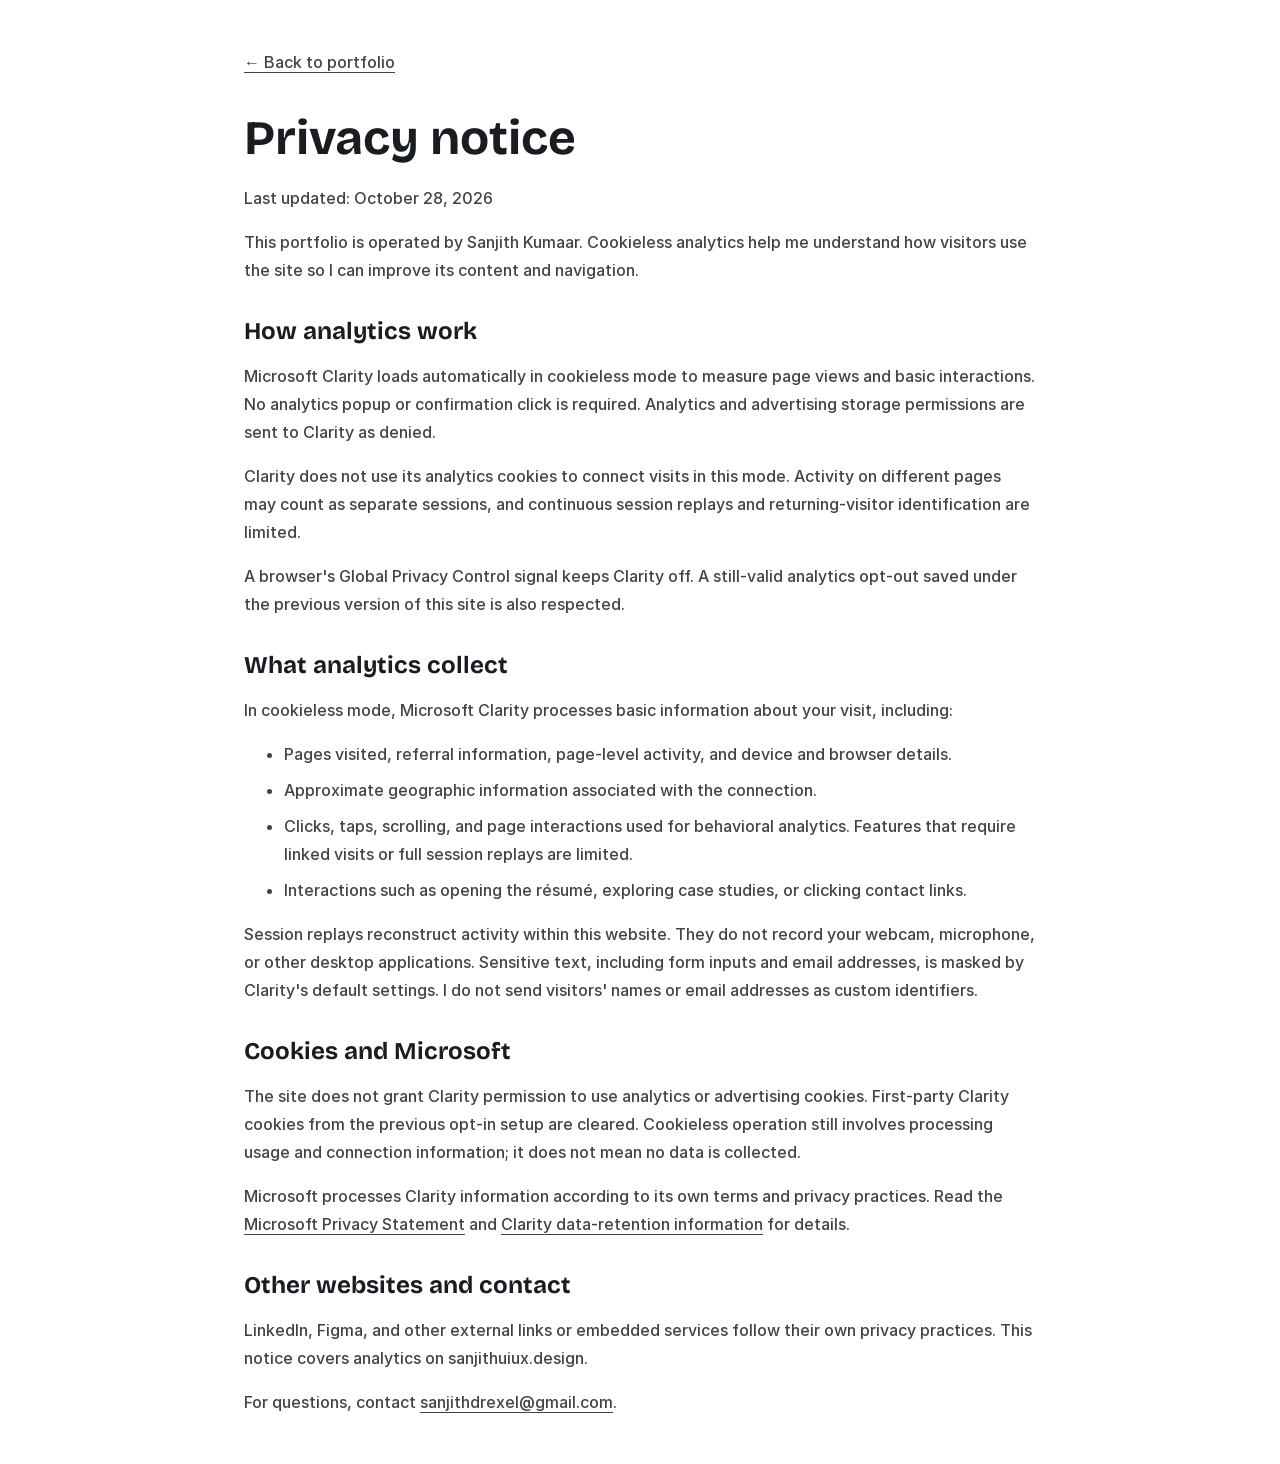
<file: privacy/index.html>
<!doctype html>
<html lang="en">
<head>
  <meta charset="utf-8">
  <meta name="viewport" content="width=device-width, initial-scale=1">
  <title>Privacy notice | Sanjith Kumaar</title>
  <meta name="description" content="How optional analytics work on Sanjith Kumaar's portfolio and how to change your choice.">
  <link rel="canonical" href="https://sanjithuiux.design/privacy/">
  <link rel="icon" href="/assets/favicon.svg" type="image/svg+xml">
  <link rel="stylesheet" href="/styles.css?v=20261023-about-illustration">
  <link rel="stylesheet" href="/assets/site-analytics.css?v=20261028-cookieless">
  <script src="/assets/site-analytics.js?v=20261029-resume" defer></script>
  <style>
    .privacy-notice { width: min(72ch, calc(100% - 40px)); margin: 48px auto; color: #3f444a; line-height: 1.75; }
    .privacy-notice h1, .privacy-notice h2 { font-family: "Bricolage Grotesque", Arial, sans-serif; color: #191d21; line-height: 1.25; }
    .privacy-notice h1 { margin: 32px 0 16px; font-size: clamp(32px, 6vw, 48px); }
    .privacy-notice h2 { margin: 32px 0 12px; font-size: 24px; }
    .privacy-notice a { text-decoration: underline; text-underline-offset: 4px; }
    .privacy-notice li { margin-block: 8px; }
    .privacy-notice a:focus-visible { outline: 3px solid #315bb4; outline-offset: 4px; }
  </style>
</head>
<body>
  <a class="skip-link" href="#main">Skip to content</a>
  <main id="main" class="privacy-notice">
    <a href="/">← Back to portfolio</a>
    <h1>Privacy notice</h1>
    <p>Last updated: October 28, 2026</p>
    <p>This portfolio is operated by Sanjith Kumaar. Cookieless analytics help me understand how visitors use the site so I can improve its content and navigation.</p>
    <h2>How analytics work</h2>
    <p>Microsoft Clarity loads automatically in cookieless mode to measure page views and basic interactions. No analytics popup or confirmation click is required. Analytics and advertising storage permissions are sent to Clarity as denied.</p>
    <p>Clarity does not use its analytics cookies to connect visits in this mode. Activity on different pages may count as separate sessions, and continuous session replays and returning-visitor identification are limited.</p>
    <p>A browser's Global Privacy Control signal keeps Clarity off. A still-valid analytics opt-out saved under the previous version of this site is also respected.</p>
    <h2>What analytics collect</h2>
    <p>In cookieless mode, Microsoft Clarity processes basic information about your visit, including:</p>
    <ul>
      <li>Pages visited, referral information, page-level activity, and device and browser details.</li>
      <li>Approximate geographic information associated with the connection.</li>
      <li>Clicks, taps, scrolling, and page interactions used for behavioral analytics. Features that require linked visits or full session replays are limited.</li>
      <li>Interactions such as opening the résumé, exploring case studies, or clicking contact links.</li>
    </ul>
    <p>Session replays reconstruct activity within this website. They do not record your webcam, microphone, or other desktop applications. Sensitive text, including form inputs and email addresses, is masked by Clarity's default settings. I do not send visitors' names or email addresses as custom identifiers.</p>
    <h2>Cookies and Microsoft</h2>
    <p>The site does not grant Clarity permission to use analytics or advertising cookies. First-party Clarity cookies from the previous opt-in setup are cleared. Cookieless operation still involves processing usage and connection information; it does not mean no data is collected.</p>
    <p>Microsoft processes Clarity information according to its own terms and privacy practices. Read the <a href="https://privacy.microsoft.com/privacystatement" target="_blank" rel="noopener noreferrer">Microsoft Privacy Statement</a> and <a href="https://learn.microsoft.com/en-us/clarity/setup-and-installation/data-retention" target="_blank" rel="noopener noreferrer">Clarity data-retention information</a> for details.</p>
    <h2>Other websites and contact</h2>
    <p>LinkedIn, Figma, and other external links or embedded services follow their own privacy practices. This notice covers analytics on sanjithuiux.design.</p>
    <p>For questions, contact <a href="mailto:sanjithdrexel@gmail.com">sanjithdrexel@gmail.com</a>.</p>
  </main>
  <footer></footer>
</body>
</html>
</file>
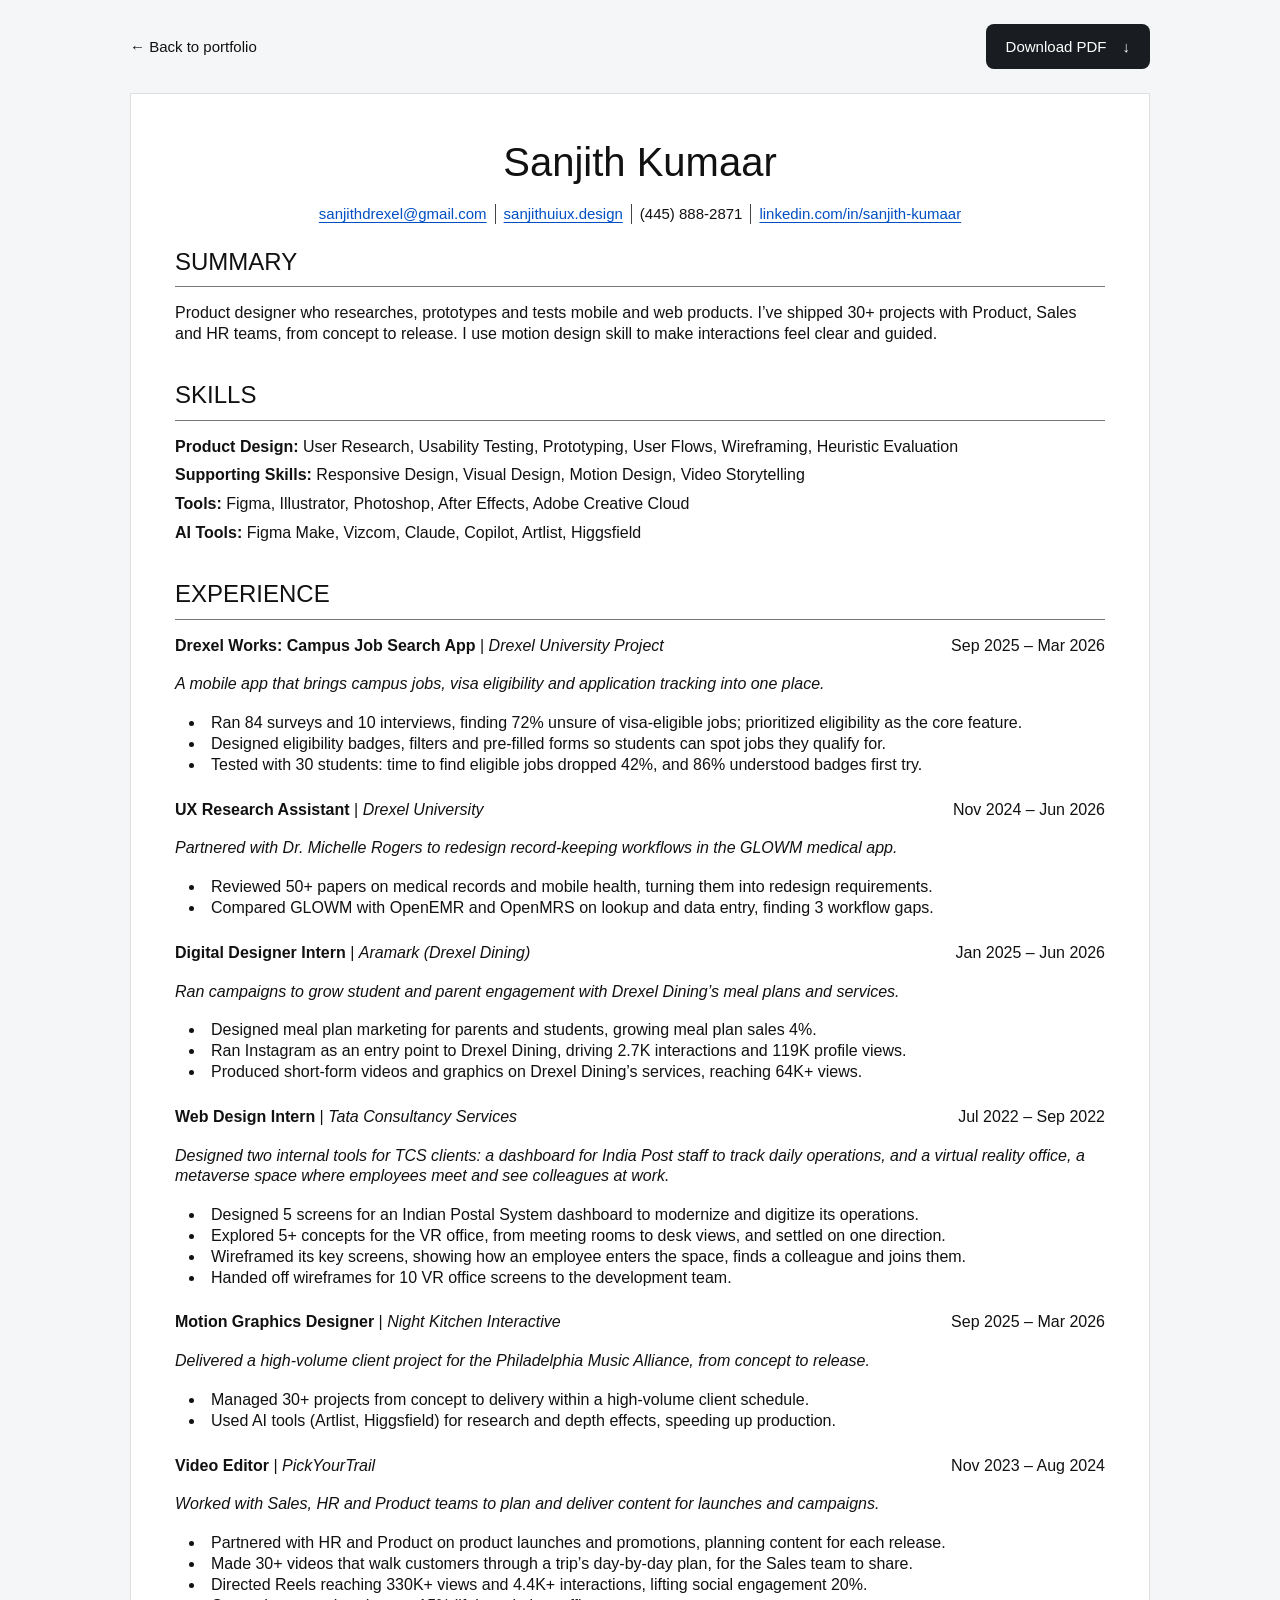
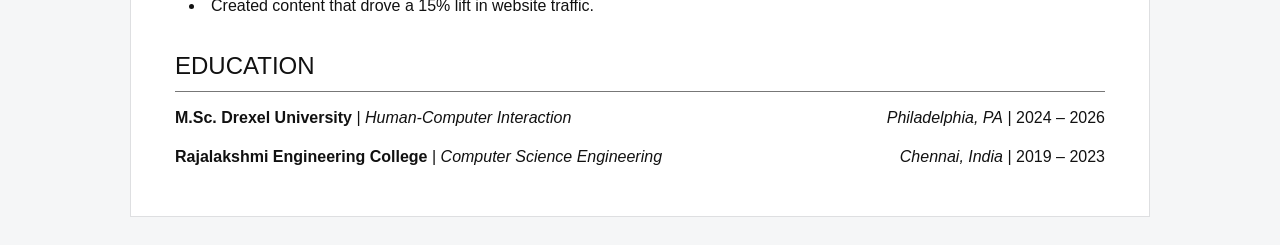
<file: resume/index.html>
<!doctype html>
<html lang="en">
<head>
  <meta charset="utf-8">
  <meta name="viewport" content="width=device-width, initial-scale=1">
  <meta name="description" content="Sanjith Kumaar’s résumé: UX research, Drexel Works, education, skills, and experience.">
  <link rel="canonical" href="https://sanjithuiux.design/resume/">
  <link rel="icon" href="/assets/favicon.svg" type="image/svg+xml">
  <title>Résumé | Sanjith Kumaar</title>
  <link rel="stylesheet" href="/assets/resume.css?v=20261124c">
  <link rel="stylesheet" href="/assets/site-analytics.css?v=20261028-cookieless">
  <script src="/assets/site-analytics.js?v=20261029-resume" defer></script>
  <script src="/assets/resume-events.js?v=20261029" defer></script>
</head>
<body>
  <a class="skip-link" href="#resume">Skip to résumé</a>
  <nav class="resume-toolbar" aria-label="Résumé navigation">
    <a class="back-link" href="/">← Back to portfolio</a>
    <a class="download-link" href="/assets/sanjith-kumaar-resume.pdf?v=20261123c" download="Sanjith-Kumaar-Resume.pdf">Download PDF <span aria-hidden="true">↓</span></a>
  </nav>
  <main id="resume" class="resume-sheet" tabindex="-1" aria-label="Sanjith Kumaar’s résumé">
    <header class="resume-heading">
      <h1>Sanjith Kumaar</h1>
      <address class="contact-details">
        <a href="mailto:sanjithdrexel@gmail.com">sanjithdrexel@gmail.com</a>
        <a href="https://sanjithuiux.design/">sanjithuiux.design</a>
        <a class="phone" href="tel:+14458882871">(445) 888-2871</a>
        <a href="https://www.linkedin.com/in/sanjith-kumaar/" target="_blank" rel="noopener noreferrer">linkedin.com/in/sanjith-kumaar</a>
      </address>
    </header>
    <section class="intro" aria-labelledby="summary-title">
      <h2 id="summary-title">Summary</h2>
      <p>Product designer who researches, prototypes and tests mobile and web products. I’ve shipped 30+ projects with Product, Sales and HR teams, from concept to release. I use motion design skill to make interactions feel clear and guided.</p>
    </section>
    <section class="skills" aria-labelledby="skills-title">
      <h2 id="skills-title">Skills</h2>
      <p><strong>Product Design:</strong> User Research, Usability Testing, Prototyping, User Flows, Wireframing, Heuristic Evaluation</p>
      <p><strong>Supporting Skills:</strong> Responsive Design, Visual Design, Motion Design, Video Storytelling</p>
      <p><strong>Tools:</strong> Figma, Illustrator, Photoshop, After Effects, Adobe Creative Cloud</p>
      <p><strong>AI Tools:</strong> Figma Make, Vizcom, Claude, Copilot, Artlist, Higgsfield</p>
    </section>
    <section class="work-experience" aria-labelledby="work-title">
      <h2 id="work-title">Experience</h2>
      <section class="experience" aria-labelledby="drexel-role">
        <div class="section-heading">
          <h3 id="drexel-role">Drexel Works: Campus Job Search App <span class="organization">| <i>Drexel University Project</i></span></h3>
          <p class="dates">Sep 2025 – Mar 2026</p>
        </div>
        <p class="summary">A mobile app that brings campus jobs, visa eligibility and application tracking into one place.</p>
        <ul class="project-points">
          <li>Ran 84 surveys and 10 interviews, finding 72% unsure of visa-eligible jobs; prioritized eligibility as the core feature.</li>
          <li>Designed eligibility badges, filters and pre-filled forms so students can spot jobs they qualify for.</li>
          <li>Tested with 30 students: time to find eligible jobs dropped 42%, and 86% understood badges first try.</li>
        </ul>
      </section>
      <section class="experience" aria-labelledby="glowm-role">
        <div class="section-heading">
          <h3 id="glowm-role">UX Research Assistant <span class="organization">| <i>Drexel University</i></span></h3>
          <p class="dates">Nov 2024 – Jun 2026</p>
        </div>
        <p class="summary">Partnered with Dr. Michelle Rogers to redesign record-keeping workflows in the GLOWM medical app.</p>
        <ul class="project-points">
          <li>Reviewed 50+ papers on medical records and mobile health, turning them into redesign requirements.</li>
          <li>Compared GLOWM with OpenEMR and OpenMRS on lookup and data entry, finding 3 workflow gaps.</li>
        </ul>
      </section>
      <section class="experience" aria-labelledby="aramark-role">
        <div class="section-heading">
          <h3 id="aramark-role">Digital Designer Intern <span class="organization">| <i>Aramark (Drexel Dining)</i></span></h3>
          <p class="dates">Jan 2025 – Jun 2026</p>
        </div>
        <p class="summary">Ran campaigns to grow student and parent engagement with Drexel Dining’s meal plans and services.</p>
        <ul class="project-points">
          <li>Designed meal plan marketing for parents and students, growing meal plan sales 4%.</li>
          <li>Ran Instagram as an entry point to Drexel Dining, driving 2.7K interactions and 119K profile views.</li>
          <li>Produced short-form videos and graphics on Drexel Dining’s services, reaching 64K+ views.</li>
        </ul>
      </section>
      <section class="experience" aria-labelledby="tcs-role">
        <div class="section-heading">
          <h3 id="tcs-role">Web Design Intern <span class="organization">| <i>Tata Consultancy Services</i></span></h3>
          <p class="dates">Jul 2022 – Sep 2022</p>
        </div>
        <p class="summary">Designed two internal tools for TCS clients: a dashboard for India Post staff to track daily operations, and a virtual reality office, a metaverse space where employees meet and see colleagues at work.</p>
        <ul class="project-points">
          <li>Designed 5 screens for an Indian Postal System dashboard to modernize and digitize its operations.</li>
          <li>Explored 5+ concepts for the VR office, from meeting rooms to desk views, and settled on one direction.</li>
          <li>Wireframed its key screens, showing how an employee enters the space, finds a colleague and joins them.</li>
          <li>Handed off wireframes for 10 VR office screens to the development team.</li>
        </ul>
      </section>
      <section class="experience" aria-labelledby="night-kitchen-role">
        <div class="section-heading">
          <h3 id="night-kitchen-role">Motion Graphics Designer <span class="organization">| <i>Night Kitchen Interactive</i></span></h3>
          <p class="dates">Sep 2025 – Mar 2026</p>
        </div>
        <p class="summary">Delivered a high-volume client project for the Philadelphia Music Alliance, from concept to release.</p>
        <ul class="project-points">
          <li>Managed 30+ projects from concept to delivery within a high-volume client schedule.</li>
          <li>Used AI tools (Artlist, Higgsfield) for research and depth effects, speeding up production.</li>
        </ul>
      </section>
      <section class="experience" aria-labelledby="pickyourtrail-role">
        <div class="section-heading">
          <h3 id="pickyourtrail-role">Video Editor <span class="organization">| <i>PickYourTrail</i></span></h3>
          <p class="dates">Nov 2023 – Aug 2024</p>
        </div>
        <p class="summary">Worked with Sales, HR and Product teams to plan and deliver content for launches and campaigns.</p>
        <ul class="project-points">
          <li>Partnered with HR and Product on product launches and promotions, planning content for each release.</li>
          <li>Made 30+ videos that walk customers through a trip’s day-by-day plan, for the Sales team to share.</li>
          <li>Directed Reels reaching 330K+ views and 4.4K+ interactions, lifting social engagement 20%.</li>
          <li>Created content that drove a 15% lift in website traffic.</li>
        </ul>
      </section>
    </section>
    <section class="education" aria-labelledby="education-title">
      <h2 id="education-title">Education</h2>
      <div class="section-heading education-row">
        <h3>M.Sc. Drexel University <span class="organization">| <i>Human-Computer Interaction</i></span></h3>
        <p class="dates"><i>Philadelphia, PA</i> | 2024 – 2026</p>
      </div>
      <div class="section-heading education-row">
        <h3>Rajalakshmi Engineering College <span class="organization">| <i>Computer Science Engineering</i></span></h3>
        <p class="dates"><i>Chennai, India</i> | 2019 – 2023</p>
      </div>
    </section>
  </main>
  <footer class="resume-footer" aria-label="Privacy"></footer>
</body>
</html>
</file>
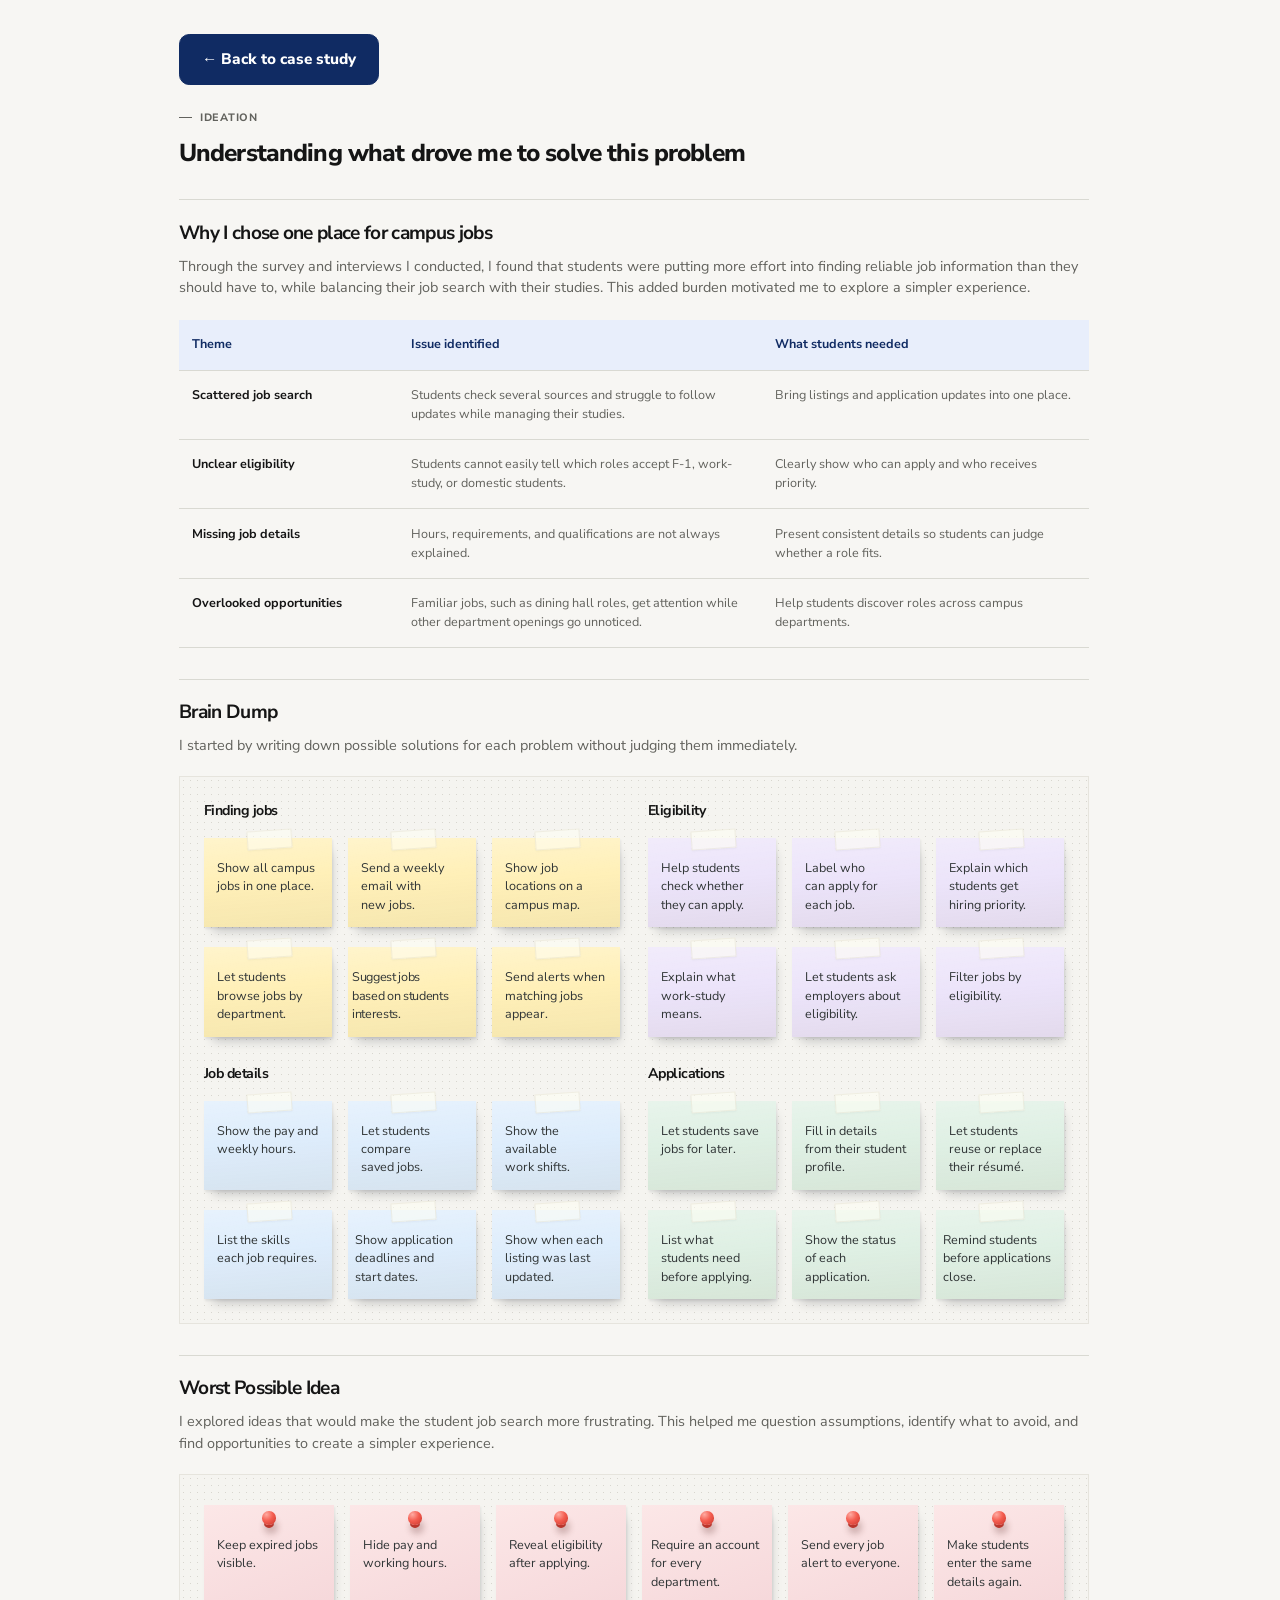
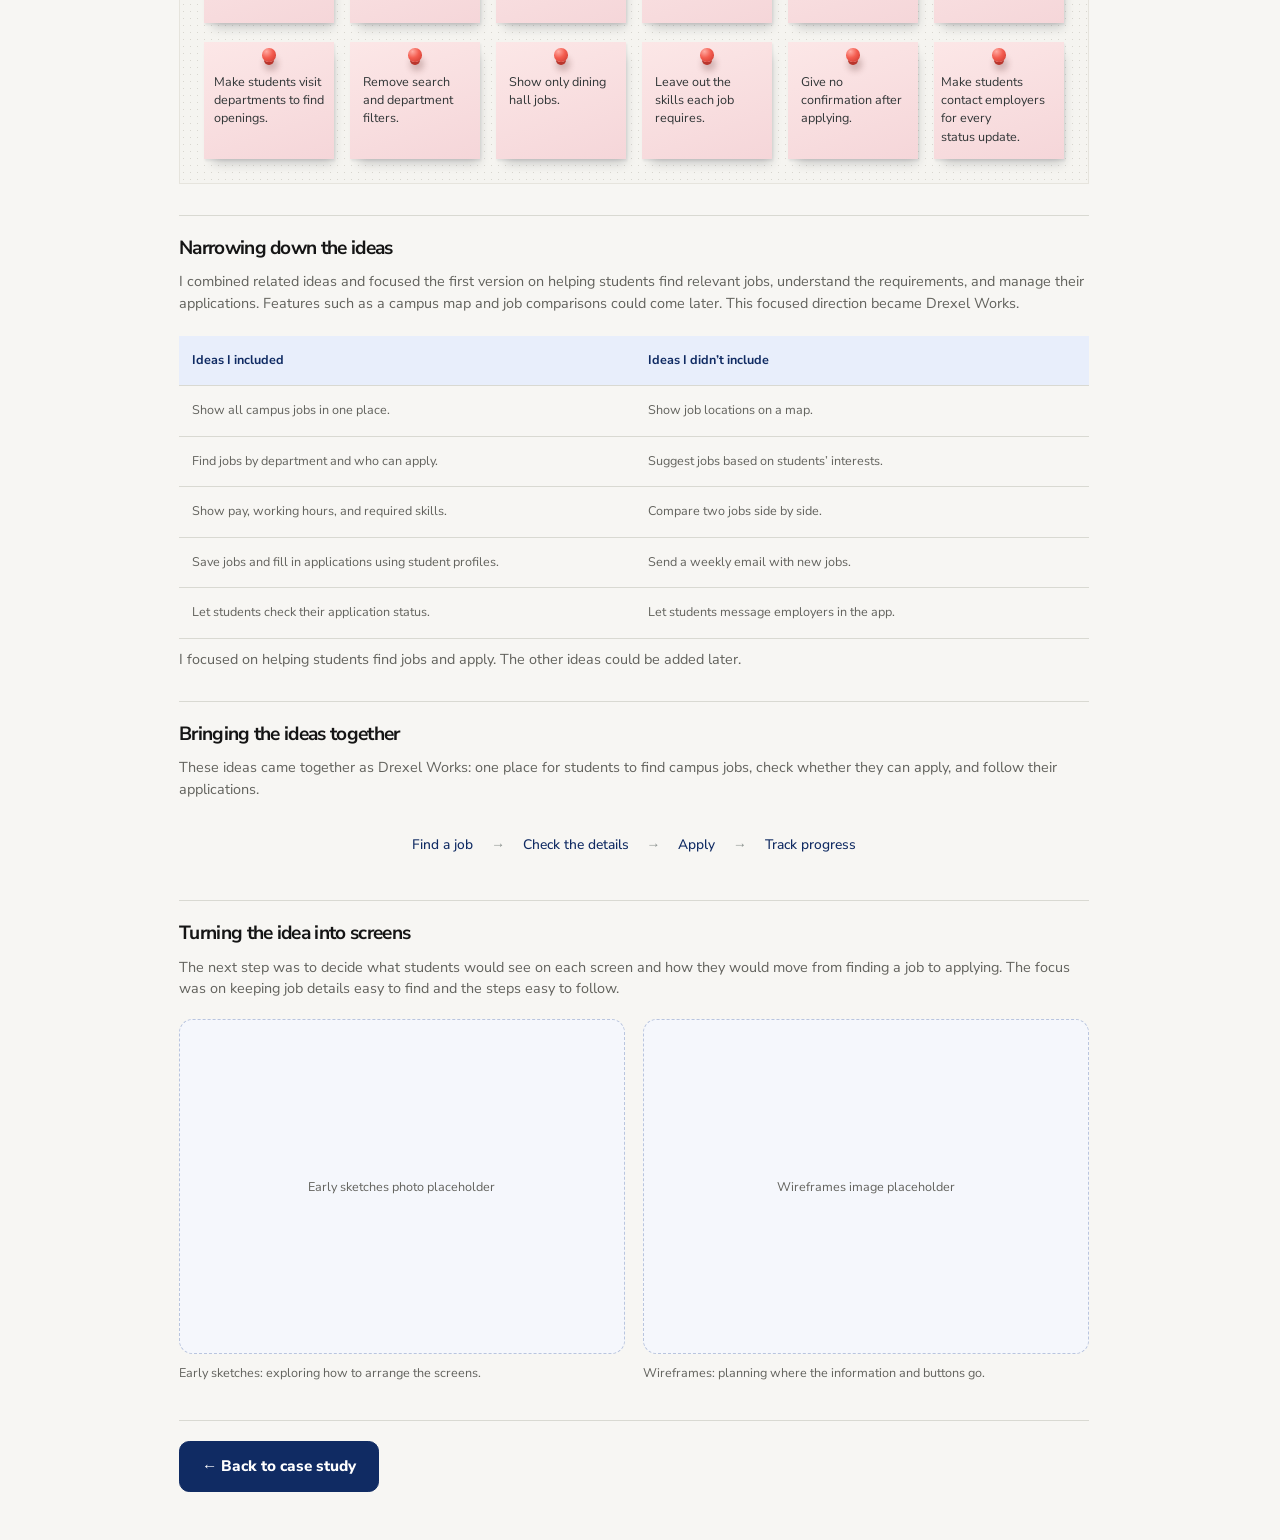
<file: drexel-works/ideation.html>
<!doctype html>
<html lang="en">
<head>
<meta charset="UTF-8"><meta name="viewport" content="width=device-width, initial-scale=1"><meta name="theme-color" content="#f7f6f3">
<title>Drexel Works | Process and ideation</title>
<link rel="preconnect" href="https://fonts.googleapis.com"><link rel="preconnect" href="https://fonts.gstatic.com" crossorigin><link href="https://fonts.googleapis.com/css2?family=Nunito+Sans:opsz,wght@6..12,400;6..12,500;6..12,600;6..12,700;6..12,800&display=swap" rel="stylesheet">
<link rel="stylesheet" href="case-study.css">
<link rel="stylesheet" href="case-study-compact.css">
<link rel="stylesheet" href="case-study-reading.css">
</head>
<body class="process-page"><a class="skip-link" href="#ideation">Skip to ideation</a><main id="top">      <section class="ideation-section" id="ideation" aria-labelledby="ideation-title">
        <div class="inner ideation-head">
          <nav class="process-top-return" aria-label="Return to case study"><a class="back-link case-return-button" href="scroll-sample.html#results">← Back to case study</a></nav>
          <p class="eyebrow">Ideation</p>
          <h2 id="ideation-title">Understanding what drove me to solve this problem</h2>
          <section class="affinity-map" aria-labelledby="affinity-map-title">
            <h3 id="affinity-map-title">Why I chose one place for campus jobs</h3>
            <p class="affinity-map-lede">Through the survey and interviews I conducted, I found that students were putting more effort into finding reliable job information than they should have to, while balancing their job search with their studies. This added burden motivated me to explore a simpler experience.</p>
            <div class="research-themes">
              <table aria-label="Research themes and student needs">
                <colgroup><col style="width: 24%"><col style="width: 40%"><col style="width: 36%"></colgroup>
                <thead>
                  <tr><th scope="col">Theme</th><th scope="col">Issue identified</th><th scope="col">What students needed</th></tr>
                </thead>
                <tbody>
                  <tr>
                    <th scope="row">Scattered job search</th>
                    <td>Students check several sources and struggle to follow updates while managing their studies.</td>
                    <td>Bring listings and application updates into one place.</td>
                  </tr>
                  <tr>
                    <th scope="row">Unclear eligibility</th>
                    <td>Students cannot easily tell which roles accept F-1, work-study, or domestic students.</td>
                    <td>Clearly show who can apply and who receives priority.</td>
                  </tr>
                  <tr>
                    <th scope="row">Missing job details</th>
                    <td>Hours, requirements, and qualifications are not always explained.</td>
                    <td>Present consistent details so students can judge whether a role fits.</td>
                  </tr>
                  <tr>
                    <th scope="row">Overlooked opportunities</th>
                    <td>Familiar jobs, such as dining hall roles, get attention while other department openings go unnoticed.</td>
                    <td>Help students discover roles across campus departments.</td>
                  </tr>
                </tbody>
              </table>
            </div>
          </section>

          <section class="brain-dump" aria-labelledby="brain-dump-title">
            <h3 id="brain-dump-title">Brain Dump</h3>
            <p class="brain-dump-intro">I started by writing down possible solutions for each problem without judging them immediately.</p>
            <div class="brain-dump-board">
              <div class="brain-dump-group">
                <h4>Finding jobs</h4>
                <ul class="brain-dump-notes">
                  <li>Show all campus jobs in one place.</li>
                  <li>Send a weekly email with new jobs.</li>
                  <li>Show job locations on a campus map.</li>
                  <li>Let students browse jobs by department.</li>
                  <li class="note--clear-lines note--interests-fit"><span>Suggest jobs</span> <span>based on students</span> <span>interests.</span></li>
                  <li>Send alerts when matching jobs appear.</li>
                </ul>
              </div>
              <div class="brain-dump-group brain-dump-group--eligibility">
                <h4>Eligibility</h4>
                <ul class="brain-dump-notes">
                  <li>Help students check whether they can apply.</li>
                  <li>Label who can apply for each job.</li>
                  <li>Explain which students get hiring priority.</li>
                  <li>Explain what work-study means.</li>
                  <li>Let students ask employers about eligibility.</li>
                  <li>Filter jobs by eligibility.</li>
                </ul>
              </div>
              <div class="brain-dump-group brain-dump-group--details">
                <h4>Job details</h4>
                <ul class="brain-dump-notes">
                  <li>Show the pay and weekly hours.</li>
                  <li>Let students compare saved jobs.</li>
                  <li>Show the available work shifts.</li>
                  <li>List the skills each job requires.</li>
                  <li class="note--clear-lines"><span>Show application</span> <span>deadlines and</span> <span>start dates.</span></li>
                  <li>Show when each listing was last updated.</li>
                </ul>
              </div>
              <div class="brain-dump-group brain-dump-group--applications">
                <h4>Applications</h4>
                <ul class="brain-dump-notes">
                  <li>Let students save jobs for later.</li>
                  <li>Fill in details from their student profile.</li>
                  <li>Let students reuse or replace their résumé.</li>
                  <li>List what students need before applying.</li>
                  <li>Show the status of each application.</li>
                  <li class="note--clear-lines"><span>Remind students</span> <span>before applications</span> <span>close.</span></li>
                </ul>
              </div>
            </div>
          </section>

          <section class="brain-dump" aria-labelledby="worst-idea-title">
            <h3 id="worst-idea-title">Worst Possible Idea</h3>
            <p class="brain-dump-intro">I explored ideas that would make the student job search more frustrating. This helped me question assumptions, identify what to avoid, and find opportunities to create a simpler experience.</p>
            <ul class="brain-dump-board worst-idea-board">
              <li>Keep expired jobs visible.</li>
              <li>Hide pay and working hours.</li>
              <li>Reveal eligibility after applying.</li>
              <li class="worst-idea--phrases">Require an account for every department.</li>
              <li>Send every job alert to everyone.</li>
              <li>Make students enter the same details again.</li>
              <li class="worst-idea--long">Make students visit departments to find openings.</li>
              <li>Remove search and department filters.</li>
              <li>Show only dining hall jobs.</li>
              <li>Leave out the skills each job requires.</li>
              <li>Give no confirmation after applying.</li>
              <li class="note--clear-lines"><span>Make students</span> <span>contact employers</span> <span>for every</span> <span>status update.</span></li>
            </ul>
          </section>

          <section class="brain-dump" aria-labelledby="narrowing-ideas-title">
            <h3 id="narrowing-ideas-title">Narrowing down the ideas</h3>
            <p class="brain-dump-intro">I combined related ideas and focused the first version on helping students find relevant jobs, understand the requirements, and manage their applications. Features such as a campus map and job comparisons could come later. This focused direction became Drexel Works.</p>
            <div class="research-themes">
              <table aria-labelledby="narrowing-ideas-title">
                <thead>
                  <tr>
                    <th scope="col">Ideas I included</th>
                    <th scope="col">Ideas I didn’t include</th>
                  </tr>
                </thead>
                <tbody>
                  <tr><td>Show all campus jobs in one place.</td><td>Show job locations on a map.</td></tr>
                  <tr><td>Find jobs by department and who can apply.</td><td>Suggest jobs based on students’ interests.</td></tr>
                  <tr><td>Show pay, working hours, and required skills.</td><td>Compare two jobs side by side.</td></tr>
                  <tr><td>Save jobs and fill in applications using student profiles.</td><td>Send a weekly email with new jobs.</td></tr>
                  <tr><td>Let students check their application status.</td><td>Let students message employers in the app.</td></tr>
                </tbody>
              </table>
            </div>
            <p class="brain-dump-intro">I focused on helping students find jobs and apply. The other ideas could be added later.</p>
          </section>

          <section class="brain-dump" aria-labelledby="bringing-ideas-title">
            <h3 id="bringing-ideas-title">Bringing the ideas together</h3>
            <p class="brain-dump-intro">These ideas came together as Drexel Works: one place for students to find campus jobs, check whether they can apply, and follow their applications.</p>
            <ol class="idea-journey" aria-label="Steps in the student job search">
              <li>Find a job</li>
              <li>Check the details</li>
              <li>Apply</li>
              <li>Track progress</li>
            </ol>
          </section>

          <section class="brain-dump" aria-labelledby="early-screens-title">
            <h3 id="early-screens-title">Turning the idea into screens</h3>
            <p class="brain-dump-intro">The next step was to decide what students would see on each screen and how they would move from finding a job to applying. The focus was on keeping job details easy to find and the steps easy to follow.</p>
            <div class="early-design-images">
              <figure>
                <div class="early-design-placeholder">Early sketches photo placeholder</div>
                <figcaption>Early sketches: exploring how to arrange the screens.</figcaption>
              </figure>
              <figure>
                <div class="early-design-placeholder">Wireframes image placeholder</div>
                <figcaption>Wireframes: planning where the information and buttons go.</figcaption>
              </figure>
            </div>
          </section>


        </div>
      </section>
<div class="inner process-return"><a class="case-return-button" href="scroll-sample.html#results">← Back to case study</a></div></main></body>
</html>
</file>
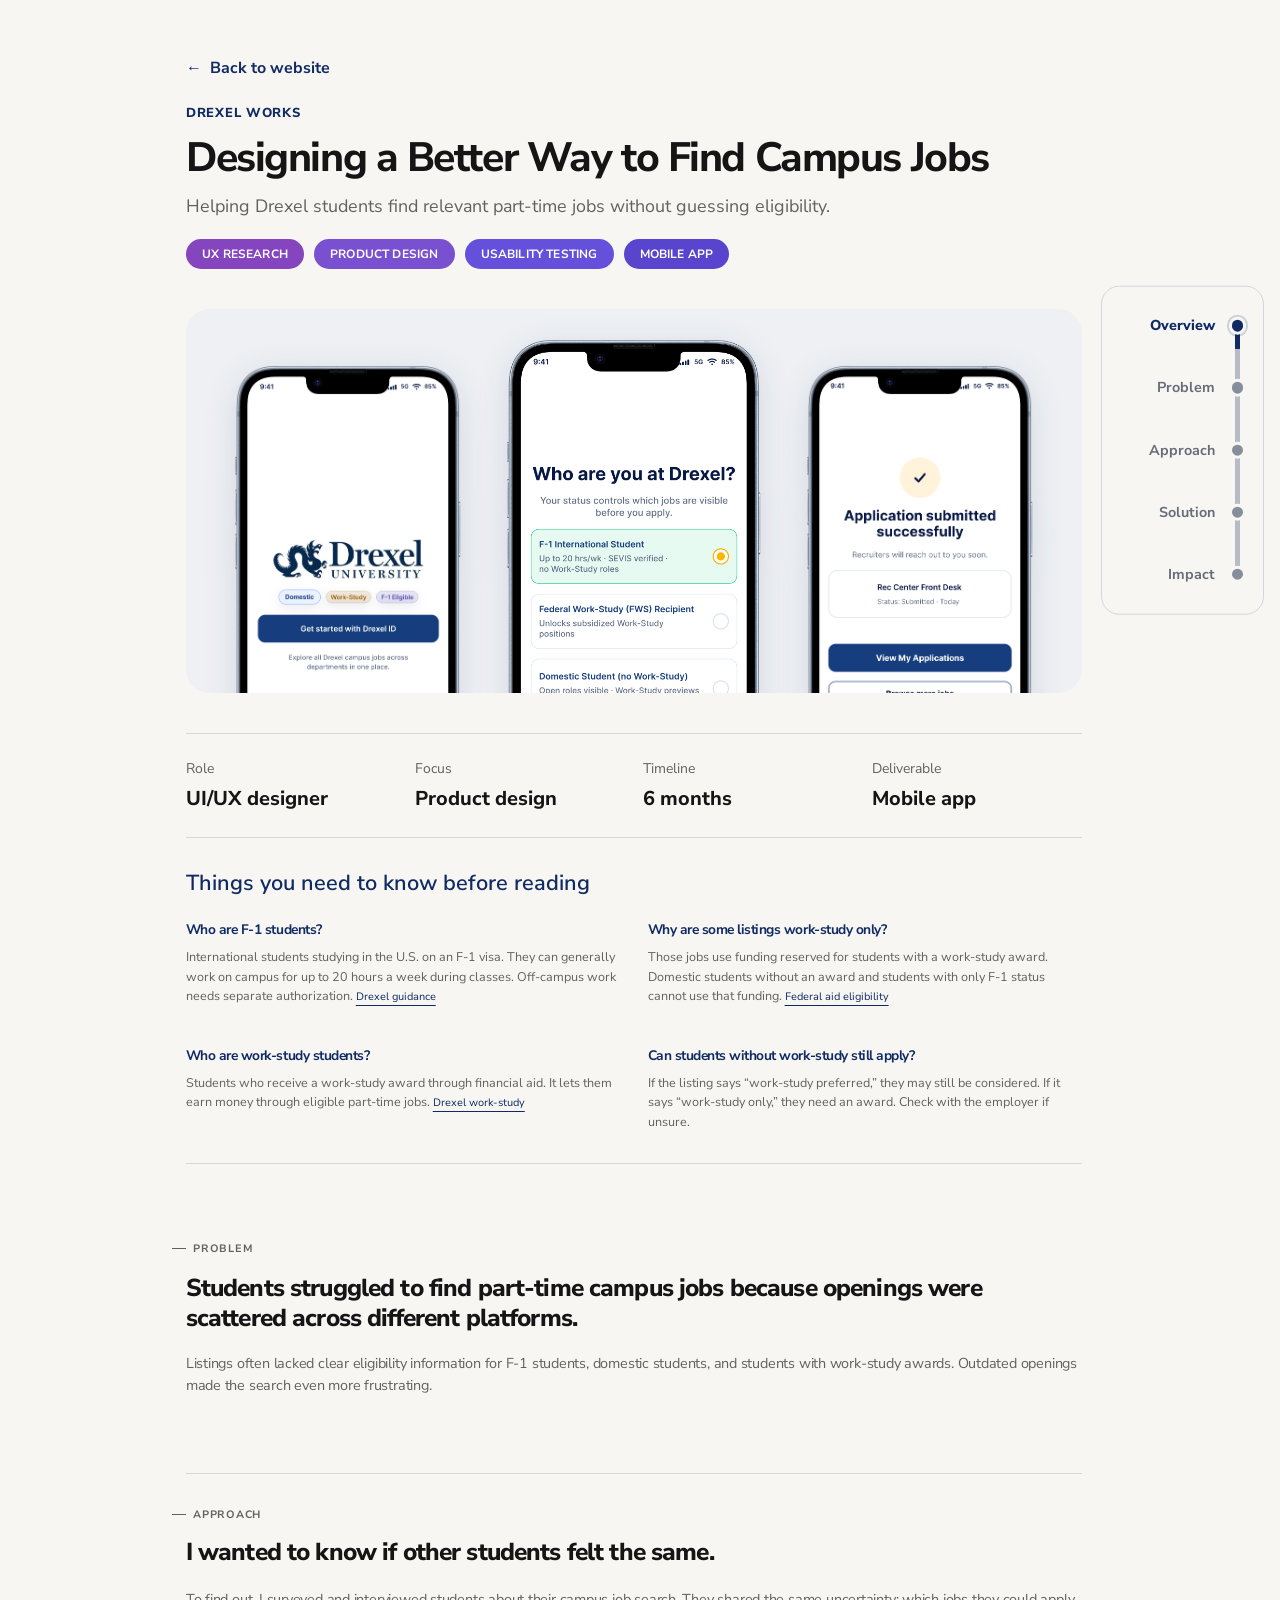
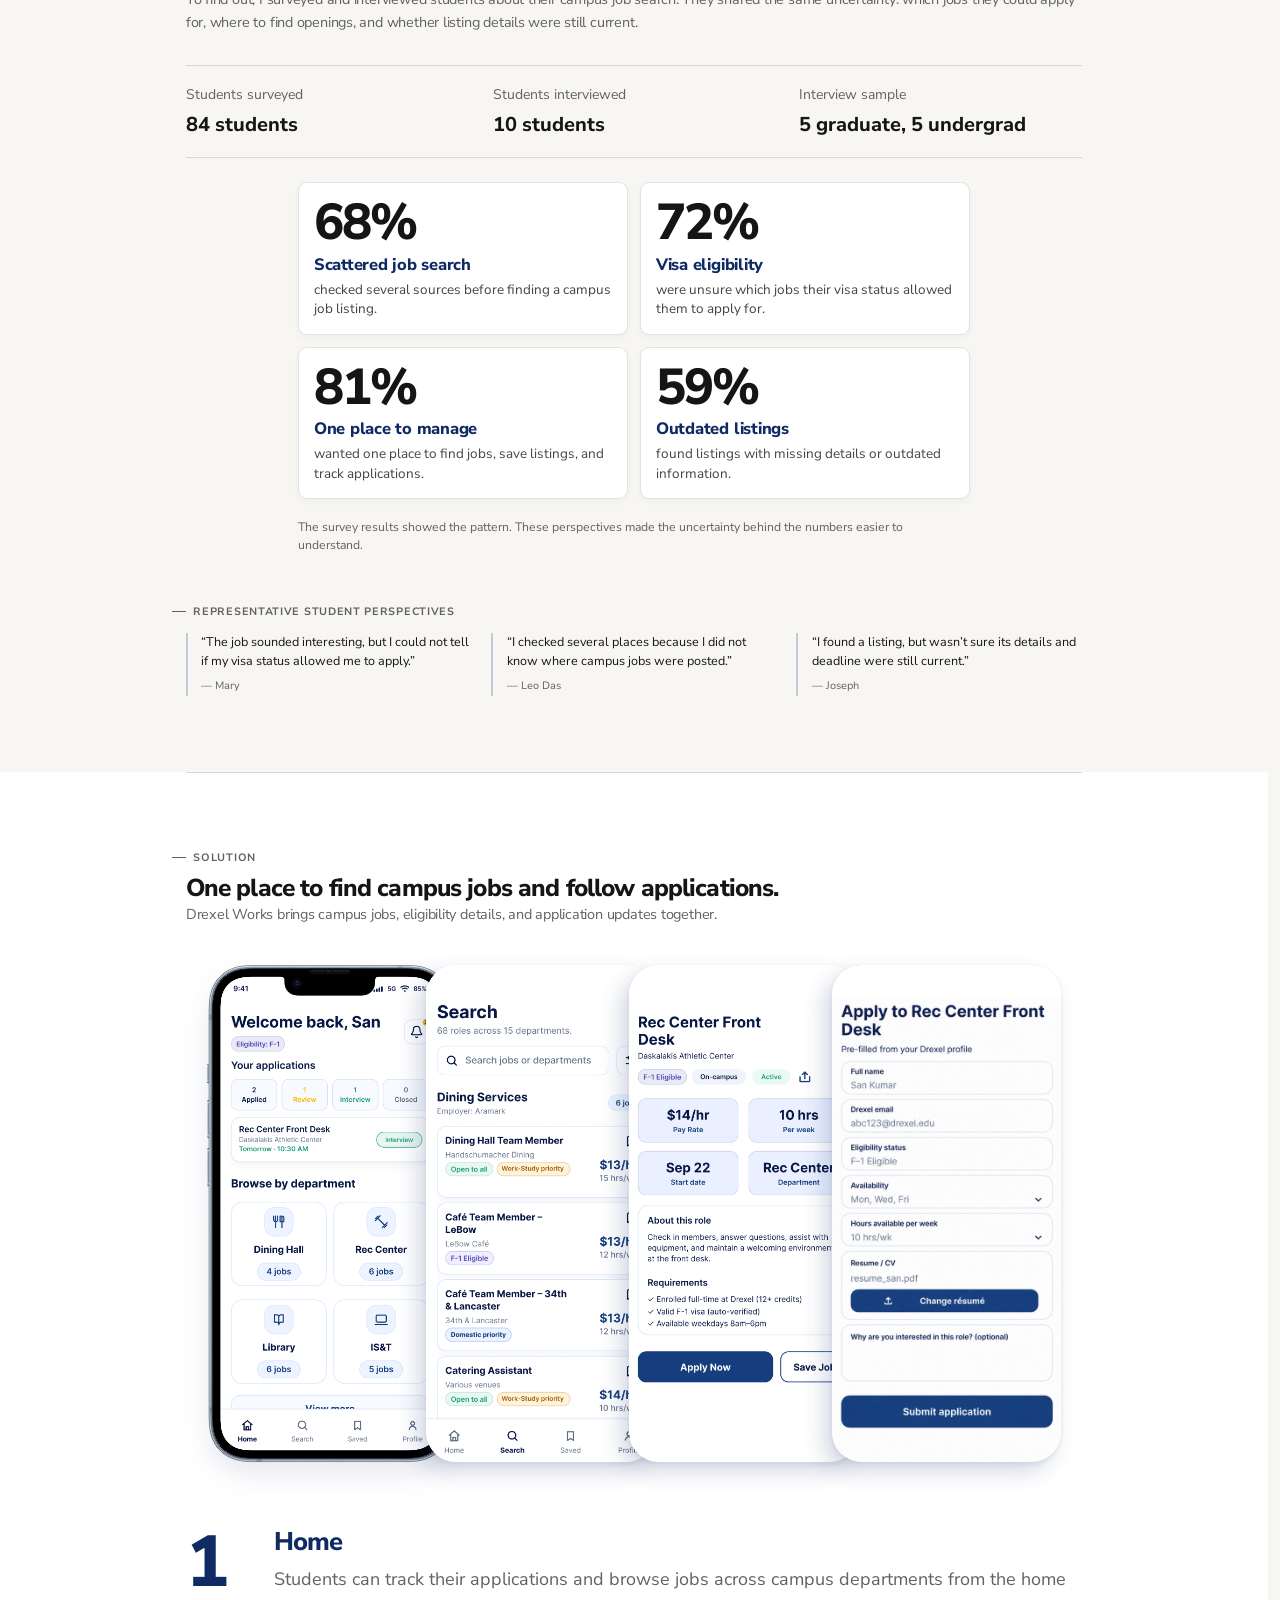
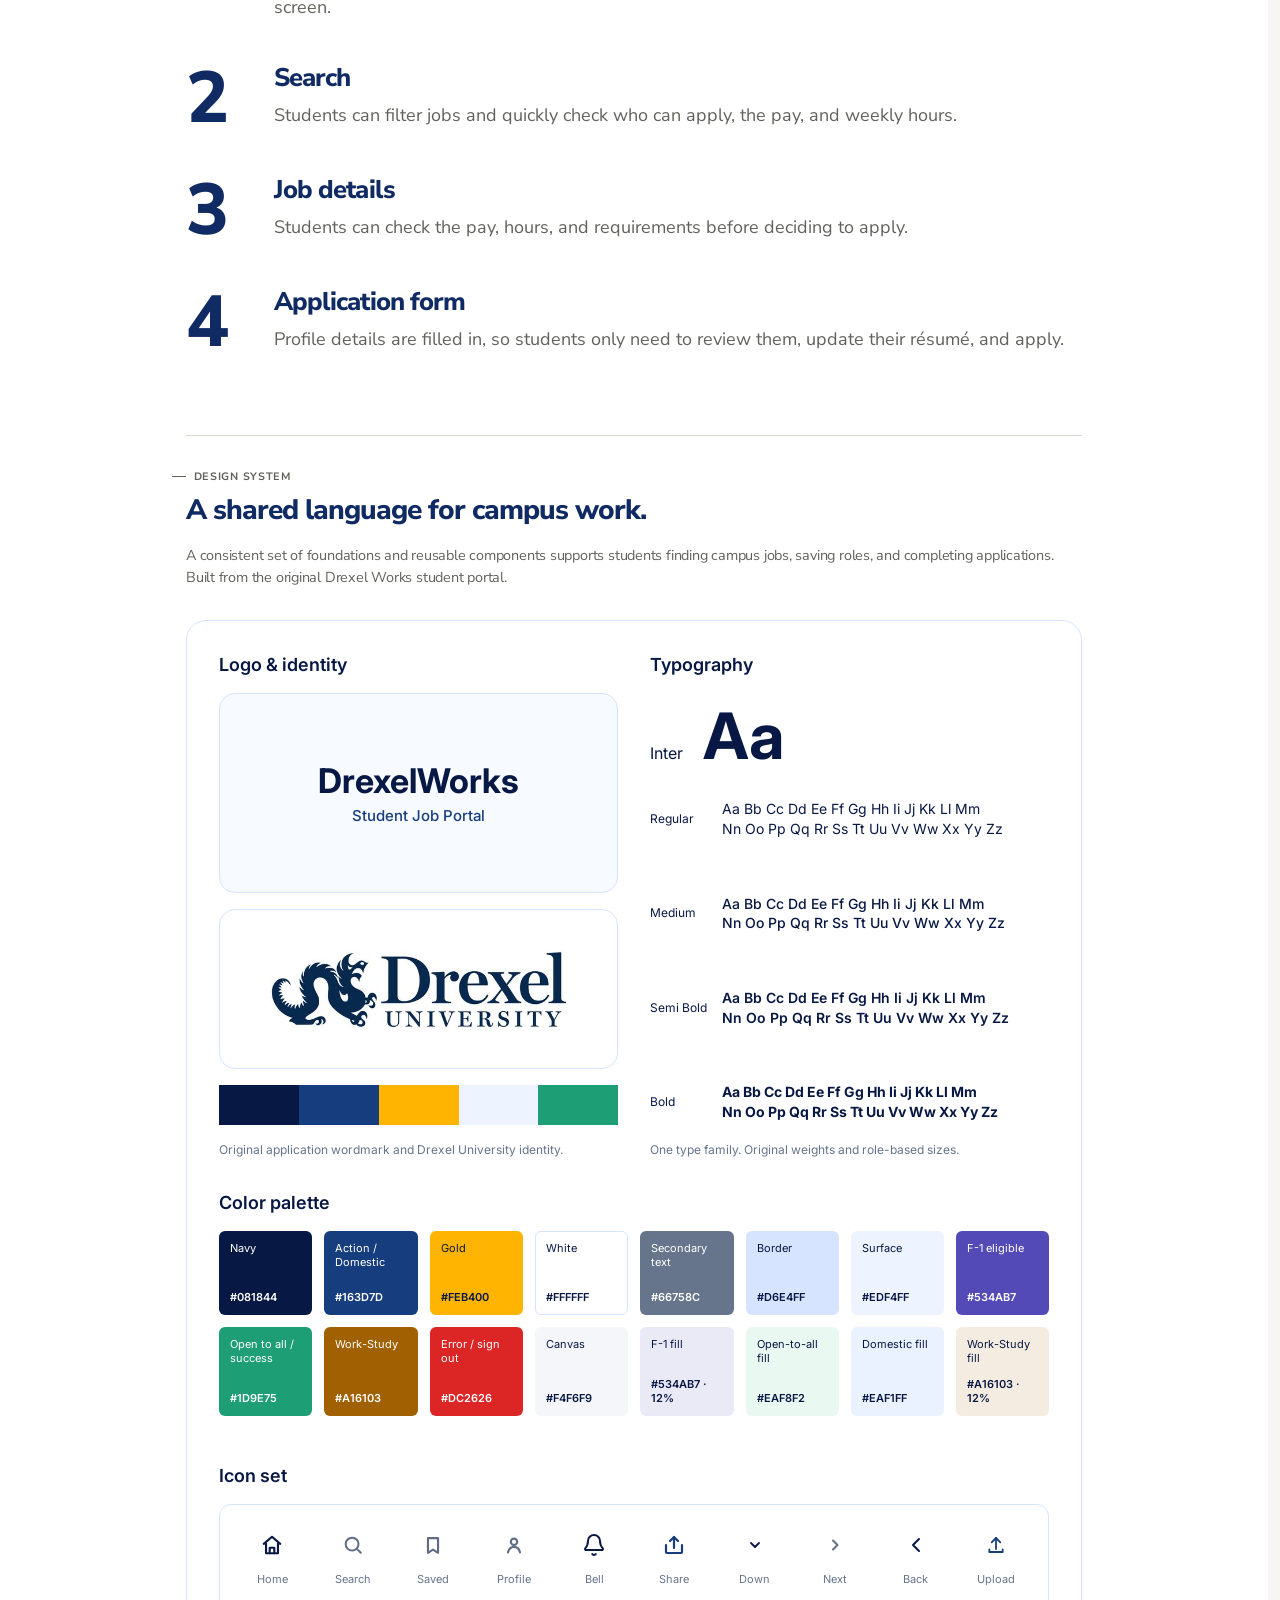
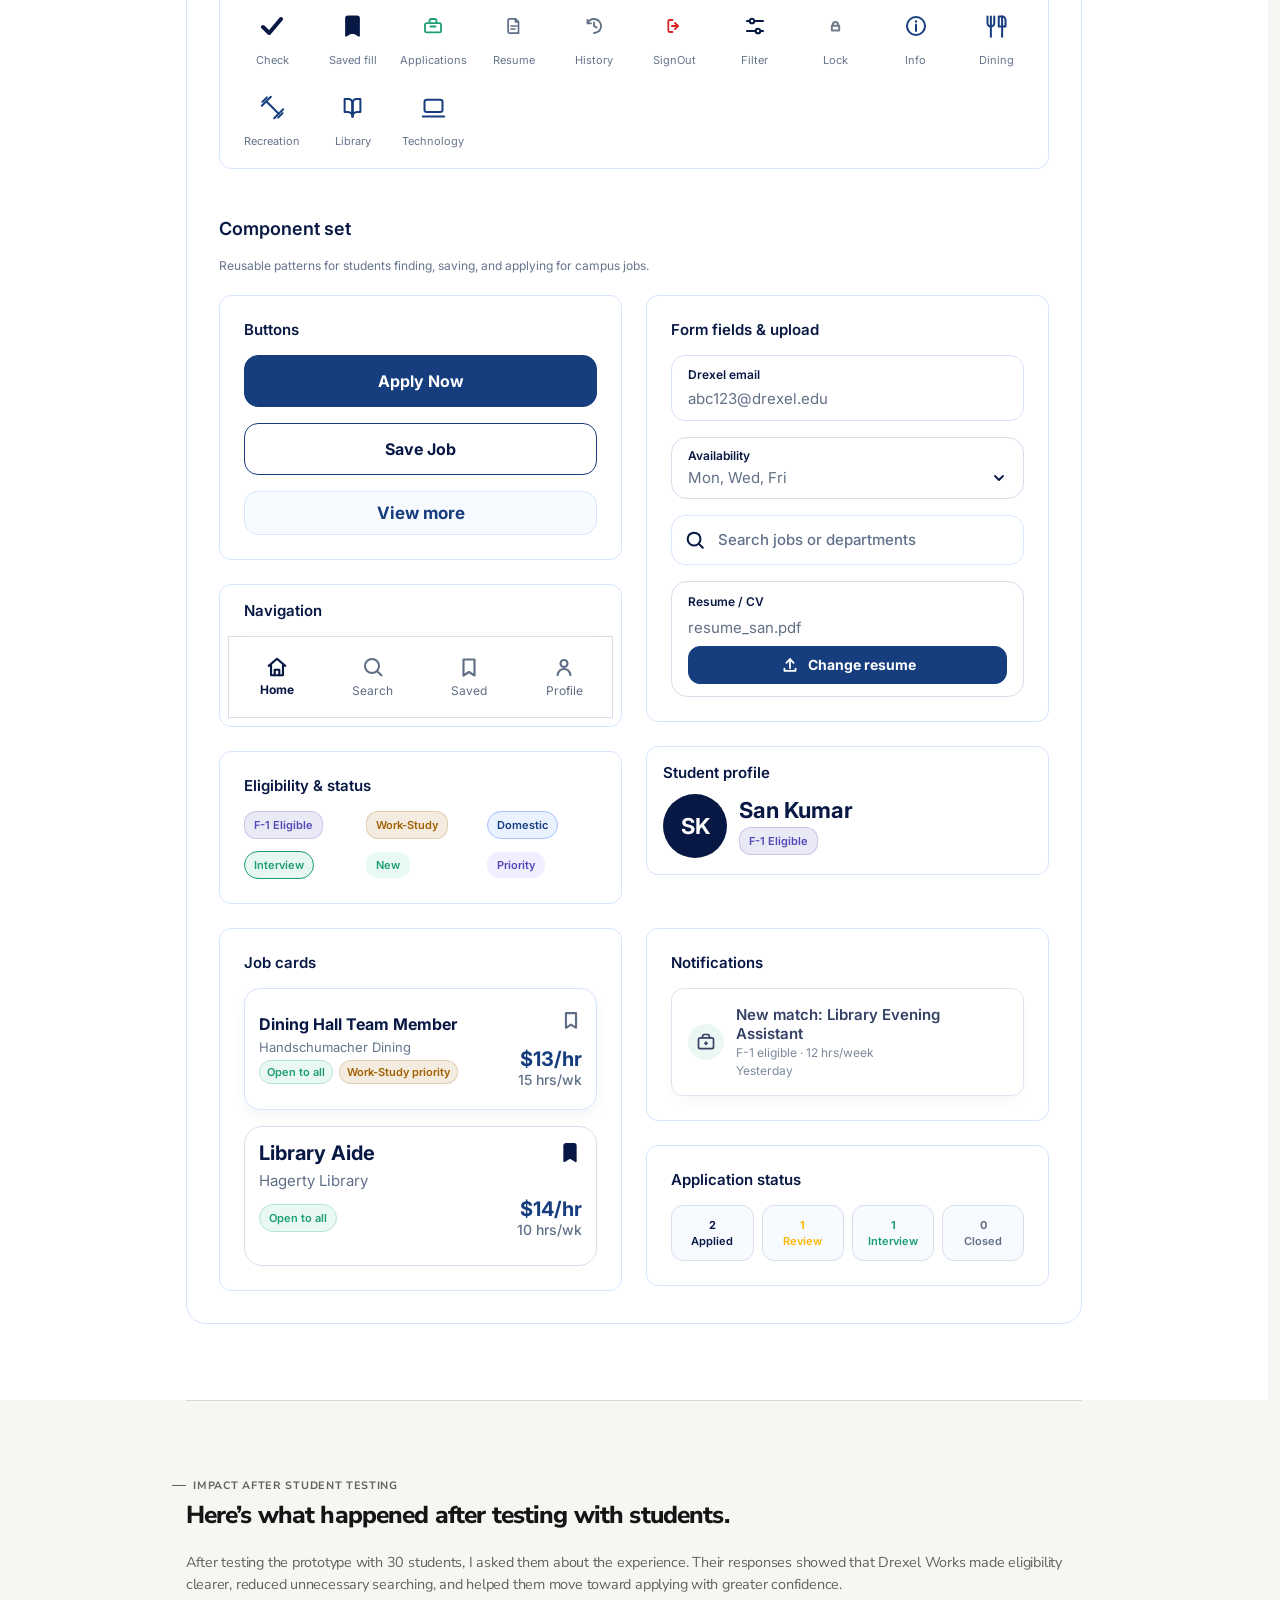
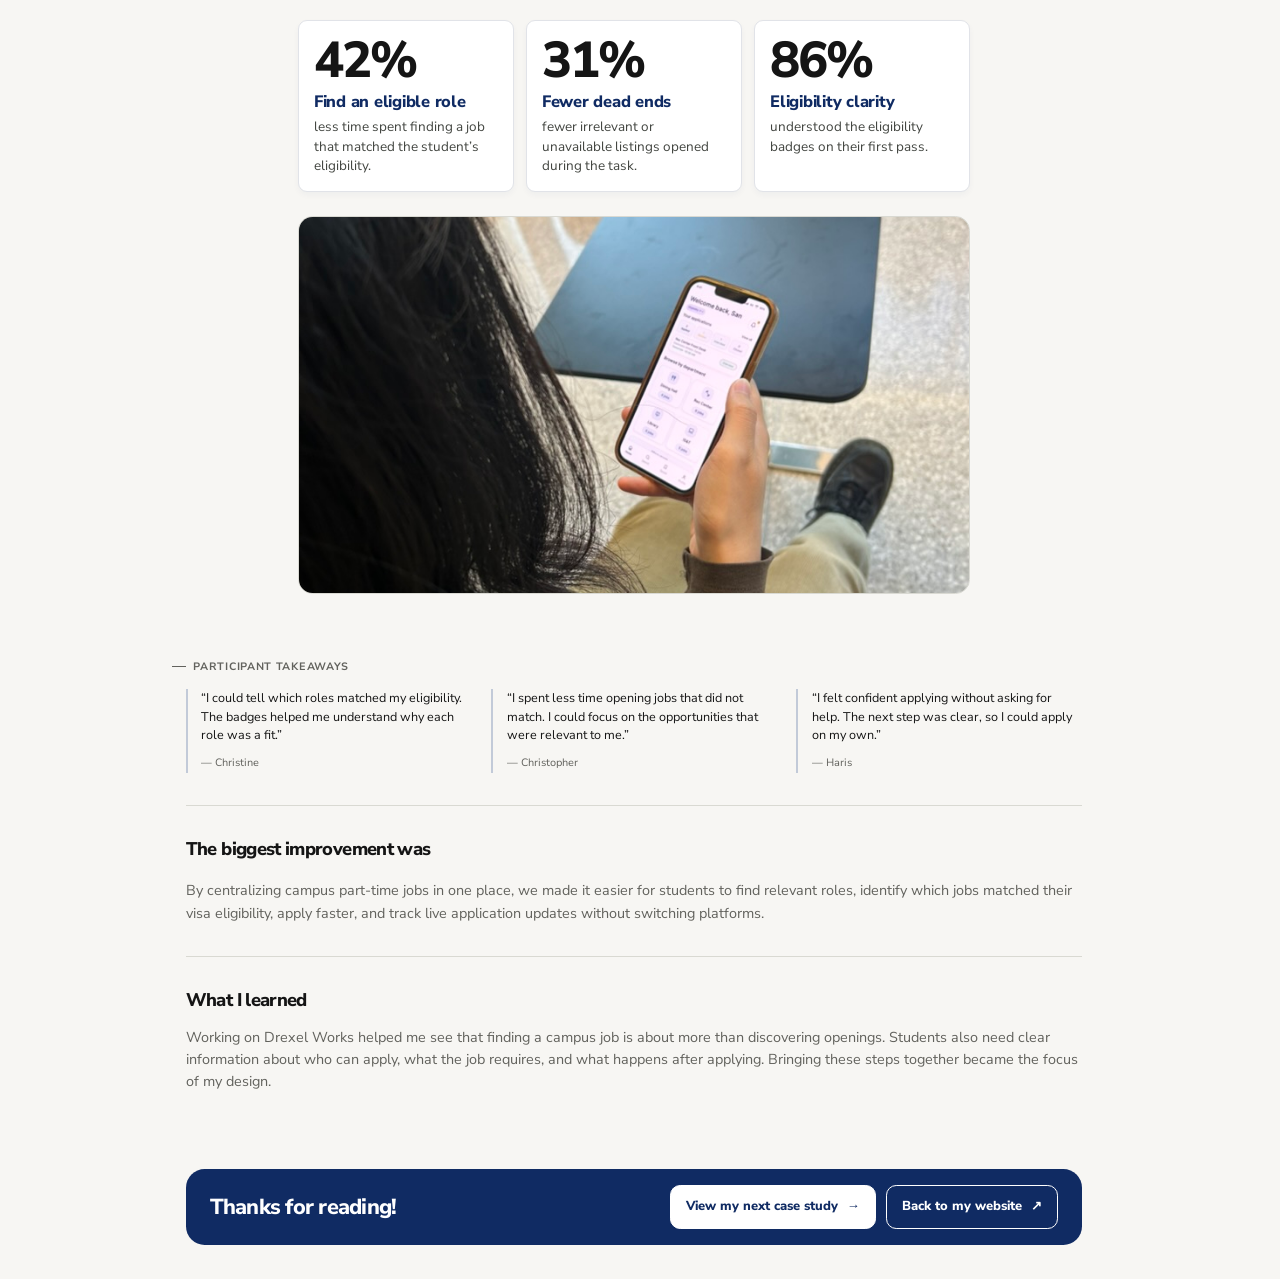
<file: drexel-works/scroll-sample.html>
<!doctype html>
<html lang="en">
<head>
<meta charset="UTF-8"><meta name="viewport" content="width=device-width, initial-scale=1"><meta name="theme-color" content="#f7f6f3">
<title>Drexel Works | UX/UI case study</title>
<link rel="canonical" href="https://sanjithuiux.design/drexel-works/">
<script>document.documentElement.classList.add('chapter-menu-pending');</script>
<link rel="preconnect" href="https://fonts.googleapis.com"><link rel="preconnect" href="https://fonts.gstatic.com" crossorigin><link href="https://fonts.googleapis.com/css2?family=Nunito+Sans:opsz,wght@6..12,400;6..12,500;6..12,600;6..12,700;6..12,800&display=swap" rel="stylesheet">
<link rel="stylesheet" href="case-study.css">
<link rel="stylesheet" href="case-study-main.css">
<link rel="stylesheet" href="case-study-compact.css">
<link rel="stylesheet" href="case-study-reading.css">
<link rel="stylesheet" href="case-study-cards.css">
<link rel="stylesheet" href="case-study-solution.css">
<link rel="stylesheet" href="case-study-cover.css?v=20261022-desktop-review">
<link rel="stylesheet" href="case-study-rail.css">
<link rel="stylesheet" href="case-study-spacing.css">
<link rel="stylesheet" href="case-study-refinements.css?v=20261022-compact-footer">
<link rel="stylesheet" href="case-study-mobile.css?v=20261022-centered-stats">
<link rel="stylesheet" href="https://fonts.googleapis.com/css2?family=Inter:wght@400;500;600;700;800&display=swap">
<link rel="stylesheet" href="case-study-design-system.css?v=20261025-type-spacing">
</head>
<body class="case-study-page">
<a class="skip-link" href="#the-problem">Skip to the case study</a>
<button class="mobile-menu-toggle" type="button" aria-label="Open section menu" aria-expanded="false" aria-controls="chapter-menu"><span aria-hidden="true"></span><span aria-hidden="true"></span><span aria-hidden="true"></span></button>
<nav class="chapter-rail" id="chapter-menu" aria-label="Case study sections">
  <a class="chapter-link" href="#overview" aria-label="Overview section"><span class="chapter-label" aria-hidden="true">Overview</span><span class="chapter-dot" aria-hidden="true"></span></a>
  <a class="chapter-link" href="#the-problem" aria-label="Problem section"><span class="chapter-label" aria-hidden="true">Problem</span><span class="chapter-dot" aria-hidden="true"></span></a>
  <a class="chapter-link" href="#approach" aria-label="Approach section"><span class="chapter-label" aria-hidden="true">Approach</span><span class="chapter-dot" aria-hidden="true"></span></a>
  <a class="chapter-link" href="#the-idea" aria-label="Solution section"><span class="chapter-label" aria-hidden="true">Solution</span><span class="chapter-dot" aria-hidden="true"></span></a>
  <a class="chapter-link" href="#results" aria-label="Impact section"><span class="chapter-label" aria-hidden="true">Impact</span><span class="chapter-dot" aria-hidden="true"></span></a>
</nav>
<main id="top">
  <section class="hero section" id="overview" aria-label="Drexel Works project overview"><div class="inner">
          <div class="cover-intro">
            <a class="desktop-back-link" href="/"><span aria-hidden="true">←</span>Back to website</a>
            <div class="mobile-brand-row"><a class="mobile-home-link" href="/" aria-label="Return to portfolio homepage"><svg viewBox="0 0 24 24" width="20" height="20" fill="none" stroke="currentColor" stroke-width="1.8" stroke-linecap="round" stroke-linejoin="round" aria-hidden="true"><path d="m3 10 9-7 9 7M5 9v12h5v-7h4v7h5V9"/></svg></a><p class="cover-kicker">Drexel Works</p></div>
            <h1>Designing a Better Way to Find Campus Jobs</h1>
            <p class="cover-lede">Helping Drexel students find relevant part-time jobs without guessing eligibility.</p>
            <ul class="project-tags" aria-label="Project focus">
              <li>UX Research</li><li>Product Design</li><li>Usability Testing</li><li>Mobile App</li>
            </ul>
          </div>
          <div class="cover-gallery" role="group" aria-label="Drexel Works preview: Welcome, eligibility selection, and application success">
            <figure class="cover-phone cover-phone--welcome"><img src="assets/drexel-works-frame-welcome.png" alt="Drexel Works welcome screen with the Drexel logo and sign-in button" width="483" height="974" fetchpriority="high" decoding="async"></figure>
            <figure class="cover-phone cover-phone--eligibility"><img src="assets/drexel-works-frame-eligibility.png" alt="Eligibility selection screen showing F-1, work-study, and domestic student options" width="483" height="974" decoding="async"></figure>
            <figure class="cover-phone cover-phone--success"><img src="assets/drexel-works-frame-submission-success.png" alt="Application submitted successfully screen showing the submitted job and confirmation" width="483" height="974" decoding="async"></figure>
          </div>
            <div class="facts"><div><span>Role</span><b>UI/UX designer</b></div><div><span>Focus</span><b>Product design</b></div><div><span>Timeline</span><b>6 months</b></div><div><span>Deliverable</span><b>Mobile app</b></div></div>

  </div></section>
  <section class="section problem-section" id="the-problem" aria-labelledby="problem-title"><div class="inner">
    <section class="reading-guide" aria-labelledby="reading-guide-title"><h2 class="reading-guide-title" id="reading-guide-title">Things you need to know before reading</h2><div class="reading-guide-content">
      <div class="reading-guide-column">
      <section><h3>Who are F-1 students?</h3><p>International students studying in the U.S. on an F-1 visa. They can generally work on campus for up to 20 hours a week during classes. Off-campus work needs separate authorization. <a href="https://drexel.edu/studentlife/student-success/international-student-support/current-students/employment/on-campus-employment">Drexel guidance</a></p></section>
      <section><h3>Who are work-study students?</h3><p>Students who receive a work-study award through financial aid. It lets them earn money through eligible part-time jobs. <a href="https://drexel.edu/drexelcentral/finaid/work-study/">Drexel work-study</a></p></section>
      </div>
      <div class="reading-guide-column">
      <section><h3>Why are some listings work-study only?</h3><p>Those jobs use funding reserved for students with a work-study award. Domestic students without an award and students with only F-1 status cannot use that funding. <a href="https://fsapartners.ed.gov/knowledge-center/fsa-handbook/2025-2026/vol1/ch2-us-citizenship-eligible-noncitizens">Federal aid eligibility</a></p></section>
      <section><h3>Can students without work-study still apply?</h3><p>If the listing says “work-study preferred,” they may still be considered. If it says “work-study only,” they need an award. Check with the employer if unsure.</p></section>
      </div>
    </div></section>
    <p class="eyebrow">Problem</p>
    <h2 id="problem-title">Students struggled to find part-time campus jobs because openings were scattered across different platforms.</h2>
    <p class="body-copy">Listings often lacked clear eligibility information for F-1 students, domestic students, and students with work-study awards. Outdated openings made the search even more frustrating.</p>
  </div></section>
  <section class="section approach-section" id="approach" aria-labelledby="survey-title"><div class="inner">
    <p class="eyebrow">Approach</p><h2 id="survey-title">I wanted to know if other students felt the same.</h2>
    <p class="body-copy">To find out, I surveyed and interviewed students about their campus job search. They shared the same uncertainty: which jobs they could apply for, where to find openings, and whether listing details were still current.</p>
    <dl class="study-facts" aria-label="Research participation">
      <div><dt>Students<span class="study-label-second"> surveyed</span></dt><dd>84 students</dd></div>
      <div><dt>Students<span class="study-label-second"> interviewed</span></dt><dd>10 students</dd></div>
      <div><dt>Interview<span class="study-label-second"> sample</span></dt><dd><span class="study-sample-desktop">5 graduate, 5 undergrad</span><span class="study-sample-mobile"><span>5 graduate</span><span>5 undergraduate</span></span></dd></div>
    </dl>
    <div class="findings-evidence findings-evidence--approach">
      <div class="findings-grid" aria-label="Survey findings from 84 Drexel students">
        <article class="finding finding--scattered"><div class="finding-value"><strong>68%</strong></div><h3>Scattered job search</h3><p>checked several sources before finding a campus job listing.</p></article>
        <article class="finding finding--eligibility"><div class="finding-value"><strong>72%</strong></div><h3>Visa eligibility</h3><p>were unsure which jobs their visa status allowed them to apply for.</p></article>
        <article class="finding finding--manage"><div class="finding-value"><strong>81%</strong></div><h3>One place to manage</h3><p>wanted one place to find jobs, save listings, and track applications.</p></article>
        <article class="finding finding--outdated"><div class="finding-value"><strong>59%</strong></div><h3>Outdated listings</h3><p>found listings with missing details or outdated information.</p></article>
      </div>
    </div>
    <p class="voices-summary">The survey results showed the pattern. These perspectives made the uncertainty behind the numbers easier to understand.</p>
              <section class="student-voices reveal" aria-labelledby="voices-title">
            <div class="voices-header">
              <p class="eyebrow" id="voices-title">Representative student perspectives</p>
            </div>
            <div class="voices-list">
              <blockquote class="voice"><p>“The job sounded interesting, but I could not tell if my visa status allowed me to apply.”</p><span>Mary</span></blockquote>
              <blockquote class="voice"><p>“I checked several places because I did not know where campus jobs were posted.”</p><span>Leo Das</span></blockquote>
              <blockquote class="voice"><p>“I found a listing, but wasn’t sure its details and deadline were still current.”</p><span>Joseph</span></blockquote>
            </div>
            
</section>
  </div></section>
  <section class="section solution-section" id="the-idea" aria-labelledby="solution-title"><div class="inner">
    <p class="eyebrow">Solution</p><h2 id="solution-title">One place to find campus jobs and follow applications.</h2>
    <p class="body-copy">Drexel Works brings campus jobs, eligibility details, and application updates together.</p>
    <div class="solution-showcase" role="group" aria-label="Drexel Works screens in order: Home, Search, Job details, Application form">
      <figure class="solution-phone"><img src="assets/drexel-works-frame-dashboard.png" alt="Home screen showing Welcome back, San, the application tracker, and jobs by department" width="483" height="974" loading="lazy" decoding="async"></figure>
      <figure class="solution-phone solution-phone--screen"><div class="solution-display"><img src="assets/drexel-works-frame-search.png" alt="Job search with eligibility labels, pay, weekly hours, and a filter button" width="483" height="974" loading="lazy" decoding="async"></div></figure>
      <figure class="solution-phone solution-phone--screen"><div class="solution-display"><img src="assets/drexel-works-frame-rec-center-comparison-v2.png" alt="Rec Center Front Desk listing with F-1 eligibility, pay, hours, and requirements" width="483" height="974" loading="lazy" decoding="async"></div></figure>
      <figure class="solution-phone solution-phone--screen solution-phone--application"><div class="solution-display"><img src="assets/drexel-works-frame-application-form-clean.png" alt="Application form pre-filled from a Drexel profile with a change résumé option" width="600" height="1210" loading="lazy" decoding="async"></div></figure>
    </div>
    <ol class="solution-steps" role="list" aria-label="How Drexel Works supports the campus job search">
      <li><span class="solution-step-number" aria-hidden="true">1</span><div><h3>Home</h3><p>Students can track their applications and browse jobs across campus departments from the home screen.</p></div></li>
      <li><span class="solution-step-number" aria-hidden="true">2</span><div><h3>Search</h3><p>Students can filter jobs and quickly check who can apply, the pay, and weekly hours.</p></div></li>
      <li><span class="solution-step-number" aria-hidden="true">3</span><div><h3>Job details</h3><p>Students can check the pay, hours, and requirements before deciding to apply.</p></div></li>
      <li><span class="solution-step-number" aria-hidden="true">4</span><div><h3>Application form</h3><p>Profile details are filled in, so students only need to review them, update their résumé, and apply.</p></div></li>
    </ol>
    <section class="design-system" id="design-system" aria-labelledby="design-system-title">
      <p class="eyebrow">Design system</p>
      <h3 class="ds-title" id="design-system-title">A shared language for campus work.</h3>
      <p class="body-copy ds-intro">A consistent set of foundations and reusable components supports students finding campus jobs, saving roles, and completing applications. Built from the original Drexel Works student portal.</p>
      <div class="ds-board">
        <div class="ds-foundations">
          <section class="ds-identity" aria-labelledby="ds-identity-title">
            <h4 id="ds-identity-title">Logo &amp; identity</h4>
            <div class="ds-wordmark"><strong>DrexelWorks</strong><span>Student Job Portal</span></div>
            <div class="ds-university"><img src="assets/design-system/11210.png" width="300" height="79" alt="Drexel University" loading="lazy" decoding="async"></div>
            <div class="ds-palette-strip" aria-hidden="true"><i></i><i></i><i></i><i></i><i></i></div>
            <p class="ds-caption">Original application wordmark and Drexel University identity.</p>
          </section>
          <div class="ds-type-color">
            <section aria-labelledby="ds-type-title">
              <h4 id="ds-type-title">Typography</h4>
              <div class="ds-type-specimen">
                <div class="ds-family"><span>Inter</span><strong>Aa</strong></div>
                <div class="ds-weights"><div class="ds-weight"><span>Regular</span><div style="font-weight:400">Aa Bb Cc Dd Ee Ff Gg Hh Ii Jj Kk Ll Mm<br>Nn Oo Pp Qq Rr Ss Tt Uu Vv Ww Xx Yy Zz</div></div><div class="ds-weight"><span>Medium</span><div style="font-weight:500">Aa Bb Cc Dd Ee Ff Gg Hh Ii Jj Kk Ll Mm<br>Nn Oo Pp Qq Rr Ss Tt Uu Vv Ww Xx Yy Zz</div></div><div class="ds-weight"><span>Semi Bold</span><div style="font-weight:600">Aa Bb Cc Dd Ee Ff Gg Hh Ii Jj Kk Ll Mm<br>Nn Oo Pp Qq Rr Ss Tt Uu Vv Ww Xx Yy Zz</div></div><div class="ds-weight"><span>Bold</span><div style="font-weight:700">Aa Bb Cc Dd Ee Ff Gg Hh Ii Jj Kk Ll Mm<br>Nn Oo Pp Qq Rr Ss Tt Uu Vv Ww Xx Yy Zz</div></div></div>
              </div>
              <p class="ds-caption">One type family. Original weights and role-based sizes.</p>
            </section>
            <section aria-labelledby="ds-color-title">
              <h4 id="ds-color-title">Color palette</h4>
              <ul class="ds-colors" role="list"><li class="ds-swatch ds-swatch--dark" style="--swatch:#081844"><span>Navy</span><strong>#081844</strong></li><li class="ds-swatch ds-swatch--dark" style="--swatch:#163D7D"><span>Action / Domestic</span><strong>#163D7D</strong></li><li class="ds-swatch " style="--swatch:#FEB400"><span>Gold</span><strong>#FEB400</strong></li><li class="ds-swatch " style="--swatch:#FFFFFF"><span>White</span><strong>#FFFFFF</strong></li><li class="ds-swatch ds-swatch--dark" style="--swatch:#66758C"><span>Secondary text</span><strong>#66758C</strong></li><li class="ds-swatch " style="--swatch:#D6E4FF"><span>Border</span><strong>#D6E4FF</strong></li><li class="ds-swatch " style="--swatch:#EDF4FF"><span>Surface</span><strong>#EDF4FF</strong></li><li class="ds-swatch ds-swatch--dark" style="--swatch:#534AB7"><span>F-1 eligible</span><strong>#534AB7</strong></li><li class="ds-swatch ds-swatch--dark" style="--swatch:#1D9E75"><span>Open to all / success</span><strong>#1D9E75</strong></li><li class="ds-swatch ds-swatch--dark" style="--swatch:#A16103"><span>Work-Study</span><strong>#A16103</strong></li><li class="ds-swatch ds-swatch--dark" style="--swatch:#DC2626"><span>Error / sign out</span><strong>#DC2626</strong></li><li class="ds-swatch " style="--swatch:#F4F6F9"><span>Canvas</span><strong>#F4F6F9</strong></li><li class="ds-swatch " style="--swatch:rgba(83,74,183,.12)"><span>F-1 fill</span><strong>#534AB7 · 12%</strong></li><li class="ds-swatch " style="--swatch:#EAF8F2"><span>Open-to-all fill</span><strong>#EAF8F2</strong></li><li class="ds-swatch " style="--swatch:#EAF1FF"><span>Domestic fill</span><strong>#EAF1FF</strong></li><li class="ds-swatch " style="--swatch:rgba(161,97,3,.12)"><span>Work-Study fill</span><strong>#A16103 · 12%</strong></li></ul>
            </section>
          </div>
        </div>
        <section class="ds-icons-section" aria-labelledby="ds-icons-title">
          <h4 id="ds-icons-title">Icon set</h4>
          <ul class="ds-icon-grid" role="list"><li><span class="ds-icon-slot"><img src="assets/design-system/f1a1d.svg" width="22" height="22" alt="" loading="lazy" decoding="async"></span><span>Home</span></li><li><span class="ds-icon-slot"><img src="assets/design-system/193c1.svg" width="22" height="22" alt="" loading="lazy" decoding="async"></span><span>Search</span></li><li><span class="ds-icon-slot"><img src="assets/design-system/3929c.svg" width="22" height="22" alt="" loading="lazy" decoding="async"></span><span>Saved</span></li><li><span class="ds-icon-slot"><img src="assets/design-system/993f3.svg" width="22" height="22" alt="" loading="lazy" decoding="async"></span><span>Profile</span></li><li><span class="ds-icon-slot"><img src="assets/design-system/9bc97.svg" width="24" height="24" alt="" loading="lazy" decoding="async"></span><span>Bell</span></li><li><span class="ds-icon-slot"><img src="assets/design-system/d1ee6.svg" width="24" height="24" alt="" loading="lazy" decoding="async"></span><span>Share</span></li><li><span class="ds-icon-slot"><img src="assets/design-system/97ece.svg" width="16" height="16" alt="" loading="lazy" decoding="async"></span><span>Down</span></li><li><span class="ds-icon-slot"><img src="assets/design-system/6a6de.svg" width="18" height="18" alt="" loading="lazy" decoding="async"></span><span>Next</span></li><li><span class="ds-icon-slot"><img src="assets/design-system/1e339.svg" width="24" height="24" alt="" loading="lazy" decoding="async"></span><span>Back</span></li><li><span class="ds-icon-slot"><img src="assets/design-system/4b738.svg" width="24" height="24" alt="" loading="lazy" decoding="async"></span><span>Upload</span></li><li><span class="ds-icon-slot"><img src="assets/design-system/c573a.svg" width="38" height="38" alt="" loading="lazy" decoding="async"></span><span>Check</span></li><li><span class="ds-icon-slot"><img src="assets/design-system/5e026.svg" width="27" height="27" alt="" loading="lazy" decoding="async"></span><span>Saved fill</span></li><li><span class="ds-icon-slot"><img src="assets/design-system/310a6.svg" width="22" height="22" alt="" loading="lazy" decoding="async"></span><span>Applications</span></li><li><span class="ds-icon-slot"><img src="assets/design-system/44380.svg" width="22" height="22" alt="" loading="lazy" decoding="async"></span><span>Resume</span></li><li><span class="ds-icon-slot"><img src="assets/design-system/e815f.svg" width="22" height="22" alt="" loading="lazy" decoding="async"></span><span>History</span></li><li><span class="ds-icon-slot"><img src="assets/design-system/a97a5.svg" width="22" height="22" alt="" loading="lazy" decoding="async"></span><span>SignOut</span></li><li><span class="ds-icon-slot"><img src="assets/design-system/0b030.svg" width="24" height="24" alt="" loading="lazy" decoding="async"></span><span>Filter</span></li><li><span class="ds-icon-slot"><img src="assets/design-system/82255.svg" width="13" height="13" alt="" loading="lazy" decoding="async"></span><span>Lock</span></li><li><span class="ds-icon-slot"><img src="assets/design-system/05797.svg" width="24" height="24" alt="" loading="lazy" decoding="async"></span><span>Info</span></li><li><span class="ds-icon-slot"><img src="assets/design-system/b13ef.svg" width="27" height="27" alt="" loading="lazy" decoding="async"></span><span>Dining</span></li><li><span class="ds-icon-slot"><img src="assets/design-system/fc064.svg" width="27" height="27" alt="" loading="lazy" decoding="async"></span><span>Recreation</span></li><li><span class="ds-icon-slot"><img src="assets/design-system/84ee2.svg" width="27" height="27" alt="" loading="lazy" decoding="async"></span><span>Library</span></li><li><span class="ds-icon-slot"><img src="assets/design-system/d5537.svg" width="27" height="27" alt="" loading="lazy" decoding="async"></span><span>Technology</span></li></ul>
        </section>
        <section aria-labelledby="ds-components-title">
          <h4 id="ds-components-title">Component set</h4>
          <p class="ds-caption ds-component-summary">Reusable patterns for students finding, saving, and applying for campus jobs.</p>
          <div class="ds-components" role="group" aria-label="Static examples from the Drexel Works component library">
            <div class="ds-component-column">
              <section class="ds-panel" aria-labelledby="ds-buttons-title">
                <h5 id="ds-buttons-title">Buttons</h5>
                <div class="ds-demo-actions"><span class="ds-demo-button">Apply Now</span><span class="ds-demo-button ds-demo-button--outline">Save Job</span><span class="ds-demo-button ds-demo-button--quiet">View more</span></div>
              </section>
              <section class="ds-panel ds-panel--navigation" aria-labelledby="ds-nav-title">
                <h5 id="ds-nav-title">Navigation</h5>
                <div class="ds-demo-nav"><div class="ds-demo-nav-active"><img src="assets/design-system/f1a1d.svg" width="22" height="22" alt="" loading="lazy" decoding="async"><span>Home</span></div><div class=""><img src="assets/design-system/315af.svg" width="24" height="24" alt="" loading="lazy" decoding="async"><span>Search</span></div><div class=""><img src="assets/design-system/034e8.svg" width="24" height="24" alt="" loading="lazy" decoding="async"><span>Saved</span></div><div class=""><img src="assets/design-system/40bde.svg" width="24" height="24" alt="" loading="lazy" decoding="async"><span>Profile</span></div></div>
              </section>
              <section class="ds-panel" aria-labelledby="ds-badges-title">
                <h5 id="ds-badges-title">Eligibility &amp; status</h5>
                <div class="ds-badge-grid"><span class="ds-badge ds-badge--f1">F-1 Eligible</span><span class="ds-badge ds-badge--study">Work-Study</span><span class="ds-badge ds-badge--domestic">Domestic</span><span class="ds-badge ds-badge--interview">Interview</span><span class="ds-badge ds-badge--new">New</span><span class="ds-badge ds-badge--priority">Priority</span></div>
              </section>
            </div>
            <div class="ds-component-column">
              <section class="ds-panel" aria-labelledby="ds-forms-title">
                <h5 id="ds-forms-title">Form fields &amp; upload</h5>
                <div class="ds-form-samples">
                  <div class="ds-field"><strong>Drexel email</strong><span>abc123@drexel.edu</span></div>
                  <div class="ds-field ds-field--compact"><strong>Availability</strong><div><span>Mon, Wed, Fri</span><img src="assets/design-system/97ece.svg" width="16" height="16" alt="" loading="lazy" decoding="async"></div></div>
                  <div class="ds-search"><img src="assets/design-system/dadf8.svg" width="22" height="22" alt="" loading="lazy" decoding="async"><span>Search jobs or departments</span></div>
                  <div class="ds-upload"><strong>Resume / CV</strong><span>resume_san.pdf</span><span class="ds-demo-button ds-demo-button--upload"><img src="assets/design-system/575c1.svg" width="20" height="20" alt="" loading="lazy" decoding="async">Change resume</span></div>
                </div>
              </section>
              <section class="ds-panel ds-panel--profile" aria-labelledby="ds-profile-title">
                <h5 id="ds-profile-title">Student profile</h5>
                <div class="ds-student"><span class="ds-avatar">SK</span><div><strong>San Kumar</strong><span class="ds-badge ds-badge--f1">F-1 Eligible</span></div></div>
              </section>
            </div>
            <div class="ds-component-column ds-component-column--feedback">
              <section class="ds-panel ds-job-panel" aria-labelledby="ds-jobs-title">
                <h5 id="ds-jobs-title">Job cards</h5>
                <div class="ds-job ds-job--directory"><div class="ds-job-details"><strong>Dining Hall Team Member</strong><span>Handschumacher Dining</span><div class="ds-job-badges"><span class="ds-badge ds-badge--open">Open to all</span><span class="ds-badge ds-badge--study">Work-Study priority</span></div></div><div class="ds-job-action"><img src="assets/design-system/3929c.svg" width="22" height="22" alt="" loading="lazy" decoding="async"><div class="ds-pay"><strong>$13/hr</strong><span>15 hrs/wk</span></div></div></div>
                <div class="ds-job ds-job--saved"><div class="ds-saved-heading"><strong>Library Aide</strong><img src="assets/design-system/ec0ce.svg" width="24" height="24" alt="" loading="lazy" decoding="async"></div><span>Hagerty Library</span><div class="ds-saved-footer"><span class="ds-badge ds-badge--open">Open to all</span><div class="ds-pay"><strong>$14/hr</strong><span>10 hrs/wk</span></div></div></div>
              </section>
              <div class="ds-feedback-stack">
                <section class="ds-panel" aria-labelledby="ds-notifications-title">
                  <h5 id="ds-notifications-title">Notifications</h5>
                  <div class="ds-notification"><span class="ds-notification-icon"><img src="assets/design-system/0c4f8.svg" width="20" height="20" alt="" loading="lazy" decoding="async"></span><div><strong>New match: Library Evening Assistant</strong><span>F-1 eligible · 12 hrs/week</span><small>Yesterday</small></div></div>
                </section>
                <section class="ds-panel" aria-labelledby="ds-status-title">
                  <h5 id="ds-status-title">Application status</h5>
                  <div class="ds-metrics"><div class="ds-metric ds-metric--applied"><strong>2</strong><span>Applied</span></div><div class="ds-metric ds-metric--review"><strong>1</strong><span>Review</span></div><div class="ds-metric ds-metric--interview"><strong>1</strong><span>Interview</span></div><div class="ds-metric ds-metric--closed"><strong>0</strong><span>Closed</span></div></div>
                </section>
              </div>
            </div>
          </div>
        </section>
      </div>
    </section>
  </div></section>
  <section class="section impact-section" id="results" aria-labelledby="results-title"><div class="inner">
    <p class="eyebrow">Impact after student testing</p><h2 id="results-title">Here’s what happened after testing with students.</h2>
    <p class="body-copy">After testing the prototype with 30 students, I asked them about the experience. Their responses showed that Drexel Works made eligibility clearer, reduced unnecessary searching, and helped them move toward applying with greater confidence.</p>
    <div class="findings-evidence findings-evidence--impact">
      <div class="findings-grid" aria-label="Student testing results">
        <article class="finding finding--eligibility"><div class="finding-value"><strong>42%</strong></div><h3>Find an eligible role</h3><p>less time spent finding a job that matched the student’s eligibility.</p></article>
        <article class="finding finding--manage"><div class="finding-value"><strong>31%</strong></div><h3>Fewer dead ends</h3><p>fewer irrelevant or unavailable listings opened during the task.</p></article>
        <article class="finding finding--clarity"><div class="finding-value"><strong>86%</strong></div><h3>Eligibility clarity</h3><p>understood the eligibility badges on their first pass.</p></article>
      </div>
      <div class="evidence-photos" aria-label="Prototype testing with students">
        <figure class="evidence-photo evidence-photo--testing-two"><img src="assets/main-user-testing-home.jpeg" alt="A student exploring the Drexel Works home screen on a phone during user testing" width="768" height="1024" loading="lazy" decoding="async"></figure>
      </div>
    </div>
              <section class="impact-voices reveal" aria-labelledby="impact-voices-title">
            <div class="voices-header">
              <p class="eyebrow" id="impact-voices-title">Participant takeaways</p>
            </div>
            <div class="impact-voices-list">
              <blockquote class="impact-voice"><p>“I could tell which roles matched my eligibility. The badges helped me understand why each role was a fit.”</p><span>Christine</span></blockquote>
              <blockquote class="impact-voice"><p>“I spent less time opening jobs that did not match. I could focus on the opportunities that were relevant to me.”</p><span>Christopher</span></blockquote>
              <blockquote class="impact-voice"><p>“I felt confident applying without asking for help. The next step was clear, so I could apply on my own.”</p><span>Haris</span></blockquote>
            </div>
          </section>


    <section class="results-summary" aria-labelledby="improvement-title">
      <h3 id="improvement-title">The biggest improvement was</h3>
      <div class="results-summary-copy"><p>By centralizing campus part-time jobs in one place, we made it easier for students to find relevant roles, identify which jobs matched their visa eligibility, apply faster, and track live application updates without switching platforms.</p></div>
    </section>
              <section class="learning" aria-labelledby="case-study-conclusion-title">
            <h3 id="case-study-conclusion-title">What I learned</h3>
            <p class="brain-dump-intro">Working on Drexel Works helped me see that finding a campus job is about more than discovering openings. Students also need clear information about who can apply, what the job requires, and what happens after applying. Bringing these steps together became the focus of my design.</p>
          </section>
  </div></section>
</main>
<footer class="case-study-footer">
  <div class="inner">
    <section class="closing-card" aria-labelledby="closing-title">
      <div class="closing-copy">
        <h2 id="closing-title">Thanks for reading!</h2>
      </div>
      <div class="closing-navigation">
        <div class="closing-actions">
          <a class="closing-button closing-button--primary" href="/glowm/" data-destination="next-case-study">View my next case study <span aria-hidden="true">→</span></a>
          <a class="closing-button closing-button--secondary" href="/" data-destination="portfolio">Back to my website <span aria-hidden="true">↗</span></a>
        </div>
      </div>
    </section>
  </div>
</footer>
<script src="assets/gsap-3.13.0.min.js" defer></script>
<script src="case-study.js" defer></script>
<script src="case-study-mobile.js?v=20261022-hidden-on-arrival" defer></script>
</body>
</html>
</file>
<file: styles.css>
@font-face {
  font-family: "Bricolage Grotesque";
  src: url("assets/bricolage-grotesque.woff2") format("woff2");
  font-style: normal;
  font-weight: 200 800;
  font-display: swap;
}

@font-face {
  font-family: "Inter";
  src: url("assets/inter-regular.woff2") format("woff2");
  font-style: normal;
  font-weight: 400;
  font-display: swap;
}

@font-face {
  font-family: "Inter";
  src: url("assets/inter-medium.woff2") format("woff2");
  font-style: normal;
  font-weight: 600 700;
  font-display: swap;
}

:root {
  --ink: #191d21;
  --copy: #3f444a;
  --paper: #ffffff;
  --panel: #fafafa;
  --nav: rgba(255, 255, 255, .5);
  --grain: url("data:image/svg+xml,%3Csvg xmlns='http://www.w3.org/2000/svg' width='140' height='140'%3E%3Cfilter id='n'%3E%3CfeTurbulence type='fractalNoise' baseFrequency='.85' numOctaves='2' stitchTiles='stitch'/%3E%3CfeColorMatrix values='0 0 0 0 0 0 0 0 0 0 0 0 0 0 0 0 0 0 .09 0'/%3E%3C/filter%3E%3Crect width='100%25' height='100%25' filter='url(%23n)'/%3E%3C/svg%3E");
  --shadow: 0 2px 5px rgba(24, 31, 36, .05), 0 10px 28px rgba(24, 31, 36, .04);
  --panel-radius: 40px;
  --content: 1424px;
}

* { box-sizing: border-box; }

html {
  scroll-behavior: smooth;
  scroll-padding-top: 110px;
}

body {
  margin: 0;
  color: var(--ink);
  background: var(--paper);
  font-family: "Inter", Arial, sans-serif;
  text-rendering: optimizeLegibility;
}

body.menu-open { overflow: hidden; }

a { color: inherit; text-decoration: none; }
img { display: block; max-width: 100%; }
button { font: inherit; }

.skip-link {
  position: fixed;
  top: 8px;
  left: 8px;
  z-index: 20;
  transform: translateY(-150%);
  padding: 10px 14px;
  border-radius: 8px;
  background: var(--ink);
  color: #fff;
}

.skip-link:focus { transform: translateY(0); }

.site-header {
  position: fixed;
  z-index: 10;
  top: 12px;
  left: max(20px, calc((100vw - 680px) / 2));
  right: max(20px, calc((100vw - 680px) / 2));
  height: 60px;
  display: flex;
  align-items: center;
  justify-content: space-between;
  padding: 6px 12px 6px 20px;
  border: 1px solid rgba(255, 255, 255, .7);
  border-radius: 999px;
  /* Frosted glass: a see-through tint with fine grain over blurred page content. */
  background-color: var(--nav);
  background-image: var(--grain);
  box-shadow: inset 0 1px 0 rgba(255, 255, 255, .9), 0 0 0 1px rgba(25, 29, 33, .04), 0 10px 30px rgba(24, 31, 36, .08);
  -webkit-backdrop-filter: blur(22px) saturate(180%);
  backdrop-filter: blur(22px) saturate(180%);
  transition: transform .5s cubic-bezier(.16, 1, .3, 1);
}

/* Slides away while scrolling down; returns on the first scroll up. */

.brand {
  display: inline-flex;
  align-items: center;
  gap: 10px;
  font-family: "Bricolage Grotesque", sans-serif;
  font-size: 20px;
  font-weight: 600;
}

.brand-mark {
  width: 32px;
  height: 32px;
  display: grid;
  place-items: center;
  border-radius: 9px;
  background: var(--ink);
  color: #fff;
  font-size: 16px;
  font-weight: 700;
  box-shadow: inset 0 0 0 1px rgba(255,255,255,.18);
}

.site-nav { position: relative; display: flex; align-items: center; gap: 4px; }

/* The selected-link pill; script.js moves it under the current section's link. */
.nav-indicator {
  position: absolute;
  top: 0;
  left: 0;
  border-radius: 999px;
  background: var(--ink);
  pointer-events: none;
}

.nav-indicator.is-ready {
  /* A gentle start and finish: the old curve did nearly all its travel in the first instant. */
  transition: transform .55s cubic-bezier(.45, 0, .2, 1), width .55s cubic-bezier(.45, 0, .2, 1), height .55s cubic-bezier(.45, 0, .2, 1), opacity .24s ease;
}

.site-nav a {
  position: relative;
  padding: 9px 16px;
  border-radius: 999px;
  font-size: 16px;
  transition: background-color .25s ease, color .4s ease, transform .25s ease;
}

.site-nav a:hover, .site-nav a:focus-visible { background: rgba(25, 29, 33, .07); }
.site-nav a.is-active, .site-nav a.is-active:hover, .site-nav a.is-active:focus-visible { background: transparent; color: #fff; }
.site-nav a:active { transform: translateY(1px); }

.menu-button { display: none; }

.page-panel {
  width: min(calc(100% - 40px), 1472px);
  margin-inline: auto;
  border-radius: var(--panel-radius);
  background: var(--panel);
}

.hero {
  padding: 160px 32px 56px;
  display: grid;
  place-items: start center;
}

.hero-copy { width: 100%; max-width: 850px; text-align: center; }

.hero h1 {
  margin: 0;
  display: flex;
  align-items: center;
  justify-content: center;
  gap: 16px;
  font-family: "Bricolage Grotesque", sans-serif;
  font-size: clamp(64px, 6.35vw, 96px);
  font-weight: 700;
  line-height: 1.2;
  letter-spacing: -.035em;
}

.hero h1 img {
  width: 96px;
  height: 96px;
  flex: 0 0 96px;
  border: 2px solid rgba(255,255,255,.85);
  border-radius: 14px;
  object-fit: cover;
  object-position: 50% 0%;
  transform: rotate(4deg);
  box-shadow: 0 8px 16px rgba(25,29,33,.15);
}

.hero-copy > p {
  max-width: 760px;
  margin: 24px auto 0;
  color: var(--copy);
  font-size: 20px;
  line-height: 1.8;
  text-align: left;
}

.case-studies {
  width: min(calc(100% - 88px), var(--content));
  margin: 0 auto;
  padding: 64px 0 144px;
}

.section-title {
  margin: 0 0 50px;
  text-align: center;
  font-family: "Bricolage Grotesque", sans-serif;
  font-size: 48px;
  line-height: 1.15;
}

.project-grid {
  display: grid;
  grid-template-columns: repeat(2, minmax(0, 1fr));
  gap: 40px;
}

/* Normal mode shows Drexel Works, GLOWM, Brandroom; the page lists them in Fun mode's order. */
.project-card[href="/drexel-works/"] { order: 1; }
.project-card[href="/glowm/"] { order: 2; }
.project-card[href="/brandroom/"] { order: 3; }
.reel { order: 4; }
.project-card {
  min-width: 0;
  display: block;
  border-radius: 28px 28px 12px 12px;
}

.project-card:focus-visible {
  outline: 3px solid #315b67;
  outline-offset: 7px;
}

.project-image {
  height: 428px;
  overflow: hidden;
  border-radius: 28px;
  background: #f1f1f1;
}

.project-image img {
  width: 100%;
  height: 100%;
  object-fit: cover;
  transition: transform .55s cubic-bezier(.16, 1, .3, 1);
}

.project-image--drexel {
  display: grid;
  place-items: center;
  padding: 38px;
  background: #e9f1fb;
}

.project-image--drexel img {
  width: auto;
  height: 100%;
  object-fit: contain;
  filter: drop-shadow(0 18px 24px rgba(28, 56, 91, .16));
}

.project-image--glowm {
  padding: 42px 34px;
  display: flex;
  align-items: center;
  justify-content: center;
  gap: 18px;
  background: #e7f4ef;
}

.project-image--glowm img {
  width: auto;
  height: 100%;
  min-width: 0;
  object-fit: contain;
  border-radius: 13px;
  box-shadow: 0 18px 26px rgba(27, 69, 53, .12);
}

.project-image--brandroom {
  display: grid;
  place-items: center;
  padding: 38px;
  background: #e6f0ee;
}

.project-image--brandroom img {
  height: auto;
  object-fit: contain;
  border-radius: 10px;
  box-shadow: 0 18px 26px rgba(19, 94, 90, .14);
}

.project-card[href]:hover .project-image img,
.project-card[href]:focus-visible .project-image img { transform: scale(1.025); }

.project-copy { padding-top: 22px; }

.project-type {
  margin: 0 0 2px;
  font-size: 14px;
  font-weight: 700;
  line-height: 1.4;
  letter-spacing: .1em;
  text-transform: uppercase;
  color: #315b67;
}

.project-copy h3 {
  margin: 0;
  font-family: "Bricolage Grotesque", sans-serif;
  font-size: 36px;
  line-height: 1.4;
}

.project-copy h3 span { color: inherit; }

.project-description {
  max-width: 620px;
  margin: 0;
  color: var(--copy);
  font-size: 16px;
  line-height: 1.6;
}

.project-link {
  display: inline-block;
  margin-top: 13px;
  color: #315b67;
  font-size: 14px;
  font-weight: 700;
  text-decoration: underline;
  text-decoration-thickness: 1px;
  text-underline-offset: 4px;
}

.about {
  padding: 66px 32px 72px;
}

.about-inner { width: min(100%, 852px); margin-inline: auto; }

/* The photo floats right, so the copy below wraps around it: no empty gap under the intro. */
.about-intro { display: block; }

.about h2 {
  margin: 0 0 14px;
  font-family: "Bricolage Grotesque", sans-serif;
  font-size: 48px;
  line-height: 1.15;
}

.about p {
  margin: 0;
  color: var(--copy);
  font-size: 20px;
  line-height: 1.8;
}

.about-photo {
  width: 300px;
  height: 300px;
  float: right;
  margin: -8px 0 24px 38px;
  display: block;
  overflow: hidden;
  border: 2px solid rgba(255,255,255,.9);
  border-radius: 14px;
  transform: rotate(-4deg);
  box-shadow: 0 8px 18px rgba(25,29,33,.14);
}

.about-photo img { width: 100%; height: 100%; object-fit: contain; object-position: center; background: #fff; }

.about-more { margin-top: 28px; }
.about-more p + p { margin-top: 28px; }

.contact {
  width: min(100% - 52px, var(--content));
  min-height: 570px;
  margin: 0 auto;
  padding: 94px 0 32px;
  display: flex;
  flex-direction: column;
}

.contact-name {
  margin: 0;
  padding: 16px 24px;
  border: 1px solid var(--ink);
  border-radius: 18px;
  font-family: "Bricolage Grotesque", sans-serif;
  font-size: clamp(48px, 10.5vw, 164px);
  line-height: 1.1;
  letter-spacing: -.03em;
  text-align: center;
  text-transform: uppercase;
}

.contact-grid { display: grid; grid-template-columns: 1fr 1fr; gap: 48px; align-items: center; margin-top: 88px; }
.contact-made { margin: 0; font-size: clamp(20px, 1.8vw, 28px); }
.contact-time { margin: 12px 0 0; font-size: clamp(36px, 3.8vw, 64px); font-weight: 600; letter-spacing: -.03em; }
.contact-time span { color: var(--copy); font-weight: 400; }
.contact-links { display: grid; grid-template-columns: 1fr 1fr; gap: 24px; }
.contact-links a {
  display: flex;
  justify-content: space-between;
  padding: 24px;
  border: 1px solid var(--ink);
  border-radius: 6px;
  font-size: 20px;
  transition: transform .25s ease, box-shadow .25s ease;
}
.contact-links a:last-child { grid-column: 1 / -1; }
.contact-links a:hover, .contact-links a:focus-visible { transform: translateY(-2px); box-shadow: var(--shadow); }
.copyright { margin: 96px 0 0; color: var(--copy); font-size: 12px; letter-spacing: .04em; text-transform: uppercase; }

.reveal {
  opacity: 0;
  transform: translateY(18px);
  transition: opacity .65s ease, transform .65s cubic-bezier(.16, 1, .3, 1);
}

.reveal.is-visible { opacity: 1; transform: translateY(0); }
/* The footer comes in slowly, one piece after another. */
.contact .reveal { transform: translateY(28px); transition-duration: 1.2s, 1.2s; }
.contact-grid.reveal { transition-delay: .25s; }
.copyright.reveal { transition-delay: .5s; }
/* Normal mode: no fades. Everything is simply there. */
html:not([data-mode="fun"]) .reveal { opacity: 1; transform: none; transition: none; }

:focus-visible { outline: 2px solid #366b74; outline-offset: 4px; }

/* Between phone and wide screens: no link breaks onto two lines, and resizing the window
   changes the bar gradually, with no jumps (it meets the wide screens' 940px bar at 1100px
   and the tighter links below at 900px). */
@media (min-width: 701px) and (max-width: 1100px) {
  .site-header { left: max(20px, min(80px, calc((100vw - 780px) / 2))); right: max(20px, min(80px, calc((100vw - 780px) / 2))); }
  /* (At 1100px the links sit exactly where they do beside the fun/normal switch on wide
     screens; the switch's room closes bit by bit down to 900px, so nothing jumps.) */
  .site-nav { gap: clamp(0px, calc(2vw - 18px), 4px); margin-left: auto; margin-right: clamp(0px, calc((100vw - 900px) * .935), 187px); }
  .site-nav a { white-space: nowrap; padding-inline: clamp(10px, calc(3vw - 17px), 16px); }
}

@media (max-width: 900px) {
  .site-header { padding-inline: 20px; }
  .site-nav { gap: 0; }
  .site-nav a { padding-inline: clamp(6px, calc(2vw - 6.4px), 10px); } /* (tighter bit by bit below 820px, so the links never crowd the name) */
  .hero h1 { gap: 12px; }
  .project-grid { gap: 64px 28px; }
  .about-intro { grid-template-columns: 1fr 250px; }
  .about-photo { width: 250px; height: 250px; }
}

@media (max-width: 700px) {
  :root { --panel-radius: 28px; }
  html { scroll-padding-top: 96px; }

  .site-header {
    top: 10px;
    left: 20px;
    right: 20px;
    height: 60px;
    padding: 6px 18px;
  }

  .menu-button {
    position: relative;
    z-index: 2;
    display: inline-flex;
    align-items: center;
    gap: 10px;
    padding: 9px 0;
    border: 0;
    background: transparent;
    color: var(--ink);
    cursor: pointer;
  }

  .menu-label { font-size: 15px; }
  .menu-icon { width: 20px; height: 16px; display: grid; align-content: center; gap: 5px; }
  .menu-icon i { display: block; height: 1.5px; border-radius: 2px; background: currentColor; transition: transform .25s ease; }
  .menu-button[aria-expanded="true"] .menu-icon i:first-child { transform: translateY(3.25px) rotate(45deg); }
  .menu-button[aria-expanded="true"] .menu-icon i:last-child { transform: translateY(-3.25px) rotate(-45deg); }

  .site-nav {
    position: absolute;
    top: calc(100% + 8px);
    left: 0;
    right: 0;
    padding: 12px;
    display: grid;
    gap: 4px;
    border-radius: 24px;
    background: #fff;
    box-shadow: var(--shadow);
    transform: translateY(-12px);
    opacity: 0;
    pointer-events: none;
    transition: transform .35s cubic-bezier(.16,1,.3,1), opacity .25s ease;
  }

  .site-nav.is-open { transform: translateY(0); opacity: 1; pointer-events: auto; }
  .site-nav a { padding: 12px 10px; font-family: "Bricolage Grotesque", sans-serif; font-size: 22px; }

  .page-panel { width: calc(100% - 40px); }

  .hero {
    padding: 144px 6px 48px;
    display: block;
  }

  .hero h1 {
    gap: 8px;
    font-size: 36px;
    line-height: 1.2;
    letter-spacing: -.025em;
  }

  .hero h1 img {
    width: 52px;
    height: 52px;
    flex-basis: 52px;
    border-radius: 9px;
  }

  .hero-copy > p {
    margin: 24px auto 0;
    max-width: 338px;
    text-align: center;
    font-size: 18px;
    line-height: 1.7;
  }

  .case-studies {
    width: 100%;
    padding: 48px 0 132px;
  }

  .section-title { margin-bottom: 60px; font-size: 32px; line-height: 1.15; }

  .project-grid { grid-template-columns: 1fr; gap: 75px; }
  .project-card { width: 318px; margin-inline: auto; }
  .project-image { height: 435px; border-radius: 24px; }
  .project-image img { object-position: center; }
  .project-image--drexel { padding: 38px; }
  .project-image--glowm { padding: 40px 18px; gap: 10px; }
  .project-image--glowm img { width: 82px; height: 177px; flex: 0 0 auto; }
  .project-copy { padding-top: 17px; }
  .project-type { margin-bottom: 2px; font-size: 13px; line-height: 1.4; }
  .project-copy h3 { font-size: 24px; line-height: 1.4; }
  .project-copy > p:last-child { font-size: 16px; line-height: 1.6; }

  .about {
    padding: 72px 22px 72px;
  }

  .about-inner { width: 306px; }

  .about-intro {
    display: flex;
    flex-direction: column;
    gap: 53px;
    align-items: stretch;
  }

  .about-photo {
    width: 256px;
    height: 256px;
    float: none;
    margin: -20px auto 0;
    transform: rotate(-4deg);
  }

  .about h2 { margin-bottom: -1px; font-size: 32px; line-height: 1.15; }
  .about p { font-size: 16px; line-height: 1.8; }
  .about-more { margin-top: 32px; }
  .about-more p + p { margin-top: 0; }

  .contact { min-height: 550px; padding: 102px 0 28px; }
  .contact-grid { grid-template-columns: 1fr; gap: 32px; margin-top: 48px; }
  .contact-links { grid-template-columns: 1fr; gap: 12px; }
  .contact-links a { padding: 18px 20px; font-size: 16px; }
  .copyright { margin-top: 48px; }
}

@media (max-width: 370px) {
  .site-header { left: 12px; right: 12px; }
  .brand span { font-size: 18px; }
  .hero-copy > p { font-size: 18px; }
  .project-card { width: calc(100% - 40px); }
  .about-inner { width: 100%; }
  .contact h2 { font-size: 42px; }
}

@media (prefers-reduced-motion: reduce) {
  html { scroll-behavior: auto; }
  *, *::before, *::after { transition-duration: .01ms !important; animation-duration: .01ms !important; animation-iteration-count: 1 !important; }
  .reveal { opacity: 1; transform: none; }
}

@media (prefers-reduced-transparency: reduce) {
  .site-header { background: #fff; -webkit-backdrop-filter: none; backdrop-filter: none; }
}

/* A nav link folded away (Normal mode folds Motion Graphics into Case Studies). */
.site-nav a[hidden] { display: none; }
/* While the mode changes, the links fade out, swap while unseen, and fade back in. */
.site-nav a { transition: background-color .25s ease, color .4s ease, transform .25s ease, opacity .24s ease; }
.site-nav.is-swapping a { opacity: 0; }
.site-nav.is-swapping .nav-indicator { opacity: 0; transition: opacity .24s ease; }
.site-nav .nav-indicator.is-jumping { transition: none; }
html.is-resizing .site-nav, html.is-resizing .site-nav a, html.is-resizing .site-nav .nav-indicator { transition: none !important; }

/* Phones: the case studies and Motion Graphics as a 2 × 2 grid of compact cards, like the
   web version's four panels: the picture, a small label and a short title. */
@media (max-width: 700px) {
  .project-grid { grid-template-columns: repeat(2, minmax(0, 1fr)); gap: 32px 12px; width: min(100% - 36px, 360px); margin-inline: auto; }
  .project-card { width: auto; margin-inline: 0; }
  .project-image { height: 214px; border-radius: 18px; }
  .project-image--drexel, .project-image--brandroom { padding: 14px; }
  .project-image--glowm { padding: 16px 8px; gap: 4px; }
  .project-image--glowm img { width: calc((100% - 8px) / 3); height: auto; flex: 0 1 auto; border-radius: 6px; }
  .project-copy { padding-top: 10px; }
  .project-type { font-size: 10px; line-height: 1.35; letter-spacing: .06em; }
  .project-copy h3 { font-size: 18px; line-height: 1.25; }
  .project-copy h3 span { display: none; }
  .project-card[href="/glowm/"] h3 { font-size: 0; }
  .project-card[href="/glowm/"] h3::before { content: "GLOWM"; font-size: 18px; }
  .project-description, .project-link { display: none; }
}
</file>
<file: hero-play.css>
/* Hero playground.
   The hero is always the playground on wide screens (html[data-hero="fun"], set in index.html):
   stickers scattered around the headline, dotted canvas, loose wires and the orange selection box.
   On small screens: the clean hero with the six stickers lined up small and grey under the paragraph.
   Fun mode (html[data-mode="fun"]) only changes what comes below the hero. */

.hero {
  position: relative;
  overflow: hidden;
  padding-bottom: 124px;
  transition: padding .8s cubic-bezier(.3, 1, .3, 1);
}

.hero-copy { position: relative; z-index: 2; }
.hero-copy > p { transition: margin .8s cubic-bezier(.3, 1, .3, 1); }

/* Fun / normal switch in the nav bar. */
.mode-switch { display: none; }

/* ---------- Stickers ---------- */

.play-layer { position: absolute; inset: 0; z-index: 3; pointer-events: none; }

.sticker {
  position: absolute;
  left: calc(50% + (var(--i) - 2.5) * 52px);
  top: calc(100% - 62px);
  width: var(--nw);
  height: auto;
  /* Position, turn and size are separate properties so that growing a sticker
     never shifts where it sits. */
  translate: -50% -50%;
  rotate: -360deg;
  filter: grayscale(1);
  opacity: .7;
  user-select: none;
  -webkit-user-drag: none;
  transition:
    left .9s cubic-bezier(.3, 1.15, .4, 1),
    top .9s cubic-bezier(.45, 0, .25, 1.25),
    width .9s cubic-bezier(.3, 1, .3, 1),
    translate .9s cubic-bezier(.3, 1, .3, 1),
    rotate .9s cubic-bezier(.3, 1, .3, 1),
    scale .2s ease,
    opacity .4s ease,
    filter .25s ease;
  transition-delay: calc(var(--i) * 45ms);
}

/* Each word of the copy is its own piece so his tile can knock it loose. */
.w { display: inline-block; transition: transform .75s cubic-bezier(.3, 1, .3, 1); }
.w.is-live { position: relative; transition: none; }
.sticker.is-live { transition: opacity .4s ease, filter .25s ease, scale .2s ease; transition-delay: 0s; }
/* While the modes are switching, hero-play.js carries each sticker itself (transform only),
   so the stylesheet's position and size moves stand down; only its turn and fade remain. */
html.is-switching-mode .sticker,
html.is-switching-mode .sticker.is-live { transition: rotate .3s cubic-bezier(.16, 1, .3, 1), opacity .3s ease, filter .2s ease !important; transition-delay: 0s !important; }
/* A sticker hopping clear of his tile passes in front of him. */
.sticker.is-hopping { z-index: 6; }

/* ---------- Fun-only pieces start hidden ---------- */

.pen-path {
  position: absolute;
  inset: 0;
  z-index: 1;
  width: 100%;
  height: 100%;
  opacity: 0;
  pointer-events: none;
  transition: opacity .5s ease;
}

.pen-path .wire {
  fill: none;
  stroke: rgba(25, 29, 33, .22);
  stroke-width: 1.6;
  stroke-linecap: round;
  stroke-dasharray: 1;
  stroke-dashoffset: 1;
  transition: stroke-dashoffset 1.3s cubic-bezier(.65, 0, .35, 1);
}

/* The orange handle is a slingshot: it thickens and its knobs grow when he is carried
   close (ready to hook him) and while he is loaded in it. */
.pen-path .handle { fill: none; stroke: #ff5a1f; stroke-width: 1.2; stroke-linecap: round; stroke-linejoin: round; transition: stroke-width .2s ease; }
.pen-path .knob { fill: #ff5a1f; transform-box: fill-box; transform-origin: center; transition: transform .28s cubic-bezier(.3, 1.6, .4, 1); }
.pen-path .anchor { fill: #fff; stroke: #ff5a1f; stroke-width: 1.5; transition: stroke-width .2s ease; }
.pen-path .sling.is-ready, .pen-path .sling.is-loaded { filter: drop-shadow(0 0 5px rgba(255, 90, 31, .55)); }
.pen-path .sling.is-ready .handle, .pen-path .sling.is-loaded .handle { stroke-width: 2.6; }
.pen-path .sling.is-ready .knob, .pen-path .sling.is-loaded .knob { transform: scale(1.8); }
.pen-path .sling.is-ready .anchor, .pen-path .sling.is-loaded .anchor { stroke-width: 2.4; }
.pen-path .sling { opacity: 0; transition: opacity .4s ease; }

.spark-layer { position: absolute; inset: 0; z-index: 1; pointer-events: none; }

.spark {
  position: absolute;
  height: auto;
  translate: -50% -50%;
  rotate: var(--r, 0deg);
  scale: 0;
  opacity: 0;
  transition: scale .6s cubic-bezier(.34, 1.56, .64, 1), opacity .4s ease;
}

.name-select { position: relative; display: inline-block; }
.name-word { display: inline-block; transform-origin: 0 0; }

.name-box {
  position: absolute;
  inset: -2px -10px;
  border: 1.5px solid #ff5a1f;
  opacity: 0;
  transform: scale(1.1);
  pointer-events: none;
  transition: opacity .25s ease, transform .5s cubic-bezier(.34, 1.56, .64, 1);
}

.name-box i {
  position: absolute;
  width: 9px;
  height: 9px;
  margin: -5px;
  border: 1.5px solid #ff5a1f;
  background: #fff;
}

.name-box .tl { top: 0; left: 0; }
.name-box .tc { top: 0; left: 50%; }
.name-box .tr { top: 0; left: 100%; }
.name-box .ml { top: 50%; left: 0; }
.name-box .mr { top: 50%; left: 100%; }
.name-box .bl { top: 100%; left: 0; }
.name-box .bc { top: 100%; left: 50%; }
.name-box .br { top: 100%; left: 100%; }

.name-box .size-tag {
  position: absolute;
  top: calc(100% + 9px);
  left: 50%;
  transform: translateX(-50%);
  padding: 3px 6px;
  border-radius: 4px;
  background: #ff5a1f;
  color: #fff;
  font-family: "Inter", Arial, sans-serif;
  font-size: 11px;
  font-weight: 600;
  line-height: 1;
  letter-spacing: 0;
  white-space: nowrap;
}

.hero-portrait { position: relative; flex: 0 0 auto; display: inline-flex; }

.hero-bubble {
  position: absolute;
  left: 0;
  bottom: calc(100% + 16px);
  padding: 9px 14px;
  border: 2px solid var(--ink);
  border-radius: 14px;
  background: #fff;
  color: var(--ink);
  font-family: "Inter", Arial, sans-serif;
  font-size: 15px;
  font-weight: 600;
  line-height: 1.2;
  letter-spacing: 0;
  white-space: nowrap;
  box-shadow: 3px 3px 0 #ffcb05;
  opacity: 0;
  transform: translate(-62%, 6px) scale(1);
  transform-origin: 80% 100%;
  pointer-events: none;
  transition: opacity .3s ease, transform .3s ease;
}

.hero-bubble::after {
  content: "";
  position: absolute;
  left: 80%;
  bottom: -8px;
  width: 12px;
  height: 12px;
  margin-left: -6px;
  border: solid var(--ink);
  border-width: 0 2px 2px 0;
  background: #fff;
  transform: rotate(45deg);
}

/* His tile once it has been lifted out of the headline. hero-play.js moves it. */
.tile {
  position: absolute;
  left: 0;
  top: 0;
  z-index: 5;
  overflow: hidden;
  border: 2px solid rgba(255, 255, 255, .85);
  background: #fff;
  box-shadow: 0 8px 16px rgba(25, 29, 33, .15);
  pointer-events: auto;
  cursor: grab;
  touch-action: none;
  user-select: none;
  -webkit-user-select: none;
}

/* An acted clip laid over his face inside the tile (startled). Cut in and out, no fade. */
.tile .tile-clip { position: absolute; inset: 0; width: 100%; height: 100%; object-fit: cover; object-position: 50% 0%; pointer-events: none; background: #fff; }

.tile.is-held { cursor: grabbing; box-shadow: 0 18px 30px rgba(25, 29, 33, .22); }

.tile img {
  width: 100%;
  height: 100%;
  object-fit: cover;
  object-position: 50% 0%;
  pointer-events: none;
  -webkit-user-drag: none;
}

/* What he says: a small speech bubble that rides above his tile. */
.tile-bubble {
  position: absolute;
  left: 0;
  top: 0;
  z-index: 7;
  padding: 6px 11px;
  border: 2px solid var(--ink);
  border-radius: 12px;
  background: #fff;
  color: var(--ink);
  font-family: "Inter", Arial, sans-serif;
  font-size: 14px;
  font-weight: 600;
  line-height: 1.2;
  white-space: nowrap;
  box-shadow: 3px 3px 0 #ffcb05;
  opacity: 0;
  scale: .7;
  pointer-events: none;
  transition: opacity .15s ease, scale .25s cubic-bezier(.34, 1.56, .64, 1);
}

.tile-bubble.is-on { opacity: 1; scale: 1; }

.tile.is-giggling img { animation: giggle .09s linear infinite alternate; }

@keyframes giggle {
  from { transform: translate(-2px, 1px) rotate(-1.5deg); }
  to { transform: translate(2px, -1px) rotate(1.5deg); }
}

/* While he is out, his place in the headline stays as an empty gap. */
html.is-out .hero-portrait img { visibility: hidden; }

/* His wave: a clip laid exactly over the portrait, cut in and out (no fade). */
.hero-portrait .wave-clip {
  position: absolute; left: 0; top: 0; width: 96px; height: 96px;
  border: 2px solid rgba(255,255,255,.85); border-radius: 14px; box-sizing: border-box;
  object-fit: cover; object-position: 50% 0%; transform: rotate(4deg);
  visibility: hidden; pointer-events: none; background: #fff;
}
.hero-portrait .wave-clip.is-on { visibility: visible; }
html.is-out .hero-portrait .wave-clip, html:not([data-hero="fun"]) .hero-portrait .wave-clip { visibility: hidden; }
html.is-out .hero-portrait { cursor: default !important; }
html.is-out .hero-bubble { opacity: 0 !important; transform: translate(-62%, 6px) scale(1) !important; transition-delay: 0s !important; }

/* A spray of tiny keyframes when Fun mode switches on. */
.burst {
  position: absolute;
  z-index: 4;
  width: 9px;
  height: 9px;
  border: 1.5px solid var(--ink);
  background: #ffcb05;
  pointer-events: none;
}


/* ---------- Fun mode ---------- */

/* Reset: a small orange button just outside the nav bar, beside the fun/normal switch.
   It slides out from behind the bar's edge as soon as anything is out of place, travels
   with the bar, and one click puts everything back. */
.reset-dock {
  position: absolute;
  left: 100%;
  top: 50%;
  width: 64px;
  height: 44px;
  margin-top: -22px;
  /* Clipped along the nav bar's edge only, so the button emerges from behind it. */
  clip-path: inset(-40px -80px -60px 0);
  pointer-events: none;
}
.hero-reset {
  position: absolute;
  left: 10px;
  top: 0;
  width: 44px;
  height: 44px;
  padding: 0;
  display: grid;
  place-items: center;
  border: 0;
  border-radius: 50%;
  background: #ff5a1f;
  color: #fff;
  font: inherit;
  box-shadow: inset 0 1px 0 rgba(255, 255, 255, .35), 0 6px 16px rgba(255, 90, 31, .32);
  cursor: pointer;
  translate: -66px 0;
  scale: .7;
  visibility: hidden;
  pointer-events: none;
  transition: translate .28s cubic-bezier(.5, 0, .8, .4), scale .28s ease, visibility 0s linear .28s;
}
.hero-reset.is-on {
  translate: 0 0;
  scale: 1;
  visibility: visible;
  pointer-events: auto;
  /* Overshoots a little on the way out: the small pop that catches the eye. */
  transition: translate .5s cubic-bezier(.3, 1.6, .4, 1), scale .5s cubic-bezier(.3, 1.6, .4, 1), visibility 0s;
}
.hero-reset svg { transition: rotate .35s cubic-bezier(.3, 1, .3, 1); }
.hero-reset:hover svg { rotate: -45deg; }
.hero-reset.is-on:active { scale: .92; transition-duration: .1s; }
.hero-reset:focus-visible { outline: 2px solid var(--ink); outline-offset: 3px; }
.hero-reset.is-wobbling { animation: reset-wobble .5s ease; }
.reset-label {
  position: absolute;
  top: calc(100% + 8px);
  left: 50%;
  translate: -50% -4px;
  padding: 5px 9px;
  border-radius: 999px;
  background: var(--ink);
  color: #fff;
  font-size: 12px;
  font-weight: 600;
  line-height: 1;
  white-space: nowrap;
  opacity: 0;
  pointer-events: none;
  transition: opacity .18s ease, translate .18s ease;
}
.hero-reset.is-on:hover .reset-label,
.hero-reset.is-on:focus-visible .reset-label { opacity: 1; translate: -50% 0; }
@keyframes reset-wobble {
  0%, 100% { rotate: 0deg; }
  25% { rotate: -16deg; }
  50% { rotate: 11deg; }
  75% { rotate: -5deg; }
}

@media (min-width: 1101px) {
  .site-header {
    left: max(20px, calc((100vw - 860px) / 2));
    right: max(20px, calc((100vw - 860px) / 2));
  }

  .mode-switch {
    display: inline-flex;
    align-items: center;
    gap: 8px;
    margin-left: 6px;
    padding: 8px 12px;
    border: 0;
    border-radius: 999px;
    background: rgba(25, 29, 33, .06);
    color: #8a8f94;
    font-size: 13px;
    font-weight: 600;
    line-height: 1;
    cursor: pointer;
    transition: background-color .3s ease;
  }

  .mode-switch-track {
    position: relative;
    width: 34px;
    height: 20px;
    border: 1.5px solid var(--ink);
    border-radius: 999px;
    background: #fff;
  }

  .mode-switch-thumb {
    position: absolute;
    top: 2px;
    left: 2px;
    width: 13px;
    height: 13px;
    border: 1.5px solid var(--ink);
    border-radius: 50%;
    background: #c9cccf;
    transform: translateX(14px);
    transition: transform .3s cubic-bezier(.34, 1.56, .64, 1), background-color .2s ease;
  }

  .mode-switch [data-mode-label="normal"] { color: var(--ink); }

  html[data-mode="fun"] .mode-switch-thumb { background: #ffcb05; transform: translateX(0); }
  html[data-mode="fun"] .mode-switch [data-mode-label="fun"] { color: var(--ink); }
  /* In Fun mode the switch itself turns a light lemon yellow, so the mode shows at a glance;
     in Normal mode it stays the quiet grey. Its knob is the full yellow of his portrait. */
  html[data-mode="fun"] .mode-switch { background: #fff3a6; } /* (the light lemon of the About Me notification) */
  /* Switched to Normal further down the page: the switch shows "normal" straight away while
     the page glides up to the top, where the change itself happens. */
  html[data-mode="fun"] .mode-switch.is-pending { background: rgba(25, 29, 33, .06); }
  html[data-mode="fun"] .mode-switch.is-pending .mode-switch-thumb { background: #c9cccf; transform: translateX(14px); }
  html[data-mode="fun"] .mode-switch.is-pending [data-mode-label="fun"] { color: #8a8f94; }
  html[data-mode="fun"] .mode-switch.is-pending [data-mode-label="normal"] { color: var(--ink); }
  html:not([data-mode="fun"]) .mode-switch.is-pending { background: #fff3a6; }
  html:not([data-mode="fun"]) .mode-switch.is-pending .mode-switch-thumb { background: #ffcb05; transform: translateX(0); }
  html:not([data-mode="fun"]) .mode-switch.is-pending [data-mode-label="fun"] { color: var(--ink); }
  html:not([data-mode="fun"]) .mode-switch.is-pending [data-mode-label="normal"] { color: #8a8f94; }
  html[data-mode="fun"] .mode-switch [data-mode-label="normal"] { color: rgba(25, 29, 33, .62); }

  html[data-hero="fun"] .hero {
    padding-top: 196px;
    padding-bottom: 150px;
    background-image: radial-gradient(circle, rgba(25, 29, 33, .17) 1px, transparent 1.4px);
    background-size: 24px 24px;
    background-position: 12px 12px;
  }

  html[data-hero="fun"] .hero-copy > p { margin-top: 34px; }

  html[data-hero="fun"] .sticker {
    left: var(--x);
    top: var(--y);
    width: var(--w);
    translate: calc(-50% + var(--dx, 0px)) calc(-50% + var(--dy, 0px));
    rotate: calc(var(--r, 0deg) + var(--da, 0deg));
    opacity: 1;
    filter: grayscale(1) drop-shadow(0 6px 10px rgba(25, 29, 33, .16));
    pointer-events: auto;
    cursor: grab;
    touch-action: none;
  }

  html[data-hero="fun"] .sticker:hover {
    filter: grayscale(0) drop-shadow(0 10px 16px rgba(25, 29, 33, .2));
    scale: 1.04;
  }

  html[data-hero="fun"] .sticker:active,
  html[data-hero="fun"] .sticker.is-held {
    cursor: grabbing;
    scale: 1.2;
    filter: grayscale(0) drop-shadow(0 14px 20px rgba(25, 29, 33, .22));
    z-index: 2;
  }

  /* While he or a sticker is being carried, the other stickers ignore the cursor:
     they stay grey and do not pop, even if the cursor ends up over them. */
  html[data-hero="fun"].is-dragging .sticker:not(.is-held) { pointer-events: none; }

  /* One settle-in wiggle per sticker when the page first opens. */
  html[data-hero="fun"].is-fresh .sticker {
    animation: sticker-wiggle .7s ease-in-out calc(1s + var(--i) * 150ms) 1;
  }

  html[data-hero="fun"] .pen-path { opacity: 1; }
  html[data-hero="fun"] .pen-path .wire { stroke-dashoffset: 0; transition-delay: .35s; }
  /* The wire's handle is no longer a slingshot and the Reset button is gone: he is slung
     from wherever he is grabbed, and everything finds its own way back. */
  html[data-hero="fun"] .pen-path .sling, .reset-dock { display: none; }
  html[data-hero="fun"] .sticker { cursor: default; }
  html[data-hero="fun"] .sticker:hover { scale: 1; }
  /* The band from the slingshot's post to him while he is pulled back. */
  /* The aimer: a dotted line (small squares) the way he will fly, from the spot he was grabbed. */
  html[data-hero="fun"] .sling-band { position: absolute; left: 0; top: 0; height: 6px; margin-top: -3px; background: repeating-linear-gradient(to right, transparent 0 10px, #ff5a1f 10px 16px, transparent 16px 20px); transform-origin: 0 50%; opacity: 0; pointer-events: none; z-index: 5; transition: opacity .15s ease; }
  html[data-hero="fun"] .hit-burst { z-index: 6; }
  html[data-hero="fun"] .sticker.is-live { transition: opacity .4s ease, filter .7s ease, scale .2s ease; }
  html[data-hero="fun"] .sticker.is-hit { filter: grayscale(0) saturate(1.25) drop-shadow(0 10px 16px rgba(25, 29, 33, .2)); transition: filter .12s ease; }
  html[data-hero="fun"] .sling-band::before { content: ""; position: absolute; left: -5px; top: -2px; width: 10px; height: 10px; background: #fff; box-shadow: 0 0 0 1.5px var(--ink); }

  html[data-hero="fun"] .spark {
    scale: 1;
    opacity: 1;
    transition-delay: calc(.45s + var(--i) * 70ms);
    animation: spark-twinkle var(--t, 3s) ease-in-out calc(1.4s + var(--i) * .37s) infinite alternate;
  }

  html[data-hero="fun"] .name-box { opacity: 1; transform: scale(1); transition-delay: .55s; }

  /* The box can be moved by the word and resized by its handles; hero-play.js springs it back. */
  html[data-hero="fun"] .name-select { z-index: 4; cursor: default; user-select: none; -webkit-user-select: none; touch-action: none; }
  html[data-hero="fun"] .name-box i { pointer-events: auto; touch-action: none; }
  html[data-hero="fun"] .name-box .tl, html[data-hero="fun"] .name-box .br { cursor: nwse-resize; }
  html[data-hero="fun"] .name-box .tr, html[data-hero="fun"] .name-box .bl { cursor: nesw-resize; }
  html[data-hero="fun"] .name-box .tc, html[data-hero="fun"] .name-box .bc { cursor: ns-resize; }
  html[data-hero="fun"] .name-box .ml, html[data-hero="fun"] .name-box .mr { cursor: ew-resize; }

  html[data-hero="fun"] .hero-portrait { cursor: grab; touch-action: none; user-select: none; -webkit-user-select: none; }

  html[data-hero="fun"] .hero-bubble {
    opacity: 1;
    transform: translate(-62%, 0) scale(1);
    transition-delay: .35s;
  }
  html[data-hero="fun"].is-back .hero-bubble { transition-delay: 0s; }
}

@keyframes sticker-wiggle {
  0%, 100% { rotate: var(--r, 0deg); }
  30% { rotate: calc(var(--r, 0deg) - 9deg); }
  65% { rotate: calc(var(--r, 0deg) + 6deg); }
}

@keyframes spark-twinkle {
  from { scale: .65; }
  to { scale: 1.3; }
}

@media (max-width: 700px) {
  .hero { padding-bottom: 112px; }
  .sticker { left: calc(50% + (var(--i) - 2.5) * 46px); top: calc(100% - 54px); }
}

@media (prefers-reduced-motion: reduce) {
  .spark { animation: none !important; }
}

/* ---------- Fun mode: one dotted canvas down the page, and case studies as folders ----------
   Wide screens in Fun mode only. Normal mode and small screens keep the clean page and
   the two project cards exactly as they were. */

.dot-glow { display: none; }
.reel { display: none; }
.notice, .pointer, .reel-heading, .dock, .genie { display: none; }
/* (The Motion Graphics link is in the nav bar in both modes; its card has a plain form
   outside Fun mode, further down.) */

/* ---------- Motion Graphics outside Fun mode ----------
   The same card, plain: a dark screening card that sits in the page after the case studies.
   Nothing is staged or animated here; Fun mode on a wide screen has its own version below. */
  html:not([data-mode="fun"]) .reel { display: block; grid-column: 1 / -1; margin-top: 24px; scroll-margin-top: 110px; }
  html:not([data-mode="fun"]) .reel-screen { overflow: hidden; border-radius: 28px; background: #16181d; color: #fff; }
  html:not([data-mode="fun"]) .reel-bar { display: flex; align-items: center; gap: 10px; padding: 16px 24px; border-bottom: 1px solid rgba(255, 255, 255, .08); font-size: 14px; font-weight: 600; color: rgba(255, 255, 255, .72); }
  html:not([data-mode="fun"]) .reel-rec { width: 10px; height: 10px; border-radius: 50%; background: #ff5a1f; }
  html:not([data-mode="fun"]) .reel-status { margin-left: auto; font-weight: 500; opacity: .6; }
  html:not([data-mode="fun"]) .reel-stage { display: grid; justify-items: center; gap: 18px; padding: 56px 24px 48px; text-align: center; }
  html:not([data-mode="fun"]) .reel-title { margin: 0; font-family: "Bricolage Grotesque", sans-serif; font-size: clamp(34px, 5vw, 56px); line-height: 1.1; letter-spacing: -.02em; }
  html:not([data-mode="fun"]) .reel-play { position: relative; width: 84px; height: 84px; border-radius: 50%; background: rgba(255, 255, 255, .12); box-shadow: inset 0 0 0 1.5px rgba(255, 255, 255, .28); }
  html:not([data-mode="fun"]) .reel-play::after { content: ""; position: absolute; left: 50%; top: 50%; margin: -15px 0 0 -9px; border-style: solid; border-width: 15px 0 15px 25px; border-color: transparent transparent transparent #fff; }
  html:not([data-mode="fun"]) .reel-note { margin: 0; font-size: 15px; font-weight: 600; color: rgba(255, 255, 255, .72); }
  html:not([data-mode="fun"]) .reel-timeline { position: relative; display: grid; gap: 7px; padding: 18px 24px 24px; border-top: 1px solid rgba(255, 255, 255, .08); }
  html:not([data-mode="fun"]) .reel-ruler { height: 8px; background: repeating-linear-gradient(to right, rgba(255, 255, 255, .28) 0 1px, transparent 1px 14px); }
  html:not([data-mode="fun"]) .reel-track { position: relative; height: 13px; border-radius: 5px; background: rgba(255, 255, 255, .05); }
  html:not([data-mode="fun"]) .reel-track i { position: absolute; left: var(--a); right: calc(100% - var(--b)); top: 0; bottom: 0; border-radius: 5px; background: var(--c); }
  html:not([data-mode="fun"]) .reel-playhead { position: absolute; left: 39%; top: 14px; bottom: 20px; width: 1.5px; background: #ff5a1f; }

@media (max-width: 1100px) {
  html[data-mode="fun"] .reel { display: block; grid-column: 1 / -1; margin-top: 24px; scroll-margin-top: 110px; }
  html[data-mode="fun"] .reel-screen { overflow: hidden; border-radius: 28px; background: #16181d; color: #fff; }
  html[data-mode="fun"] .reel-bar { display: flex; align-items: center; gap: 10px; padding: 16px 24px; border-bottom: 1px solid rgba(255, 255, 255, .08); font-size: 14px; font-weight: 600; color: rgba(255, 255, 255, .72); }
  html[data-mode="fun"] .reel-rec { width: 10px; height: 10px; border-radius: 50%; background: #ff5a1f; }
  html[data-mode="fun"] .reel-status { margin-left: auto; font-weight: 500; opacity: .6; }
  html[data-mode="fun"] .reel-stage { display: grid; justify-items: center; gap: 18px; padding: 56px 24px 48px; text-align: center; }
  html[data-mode="fun"] .reel-title { margin: 0; font-family: "Bricolage Grotesque", sans-serif; font-size: clamp(34px, 5vw, 56px); line-height: 1.1; letter-spacing: -.02em; }
  html[data-mode="fun"] .reel-play { position: relative; width: 84px; height: 84px; border-radius: 50%; background: rgba(255, 255, 255, .12); box-shadow: inset 0 0 0 1.5px rgba(255, 255, 255, .28); }
  html[data-mode="fun"] .reel-play::after { content: ""; position: absolute; left: 50%; top: 50%; margin: -15px 0 0 -9px; border-style: solid; border-width: 15px 0 15px 25px; border-color: transparent transparent transparent #fff; }
  html[data-mode="fun"] .reel-note { margin: 0; font-size: 15px; font-weight: 600; color: rgba(255, 255, 255, .72); }
  html[data-mode="fun"] .reel-timeline { position: relative; display: grid; gap: 7px; padding: 18px 24px 24px; border-top: 1px solid rgba(255, 255, 255, .08); }
  html[data-mode="fun"] .reel-ruler { height: 8px; background: repeating-linear-gradient(to right, rgba(255, 255, 255, .28) 0 1px, transparent 1px 14px); }
  html[data-mode="fun"] .reel-track { position: relative; height: 13px; border-radius: 5px; background: rgba(255, 255, 255, .05); }
  html[data-mode="fun"] .reel-track i { position: absolute; left: var(--a); right: calc(100% - var(--b)); top: 0; bottom: 0; border-radius: 5px; background: var(--c); }
  html[data-mode="fun"] .reel-playhead { position: absolute; left: 39%; top: 14px; bottom: 20px; width: 1.5px; background: #ff5a1f; }
}

@media (min-width: 1101px) {
  /* One nav bar for both modes: the same links, the same width; only the switch differs.
     No link ever breaks onto two lines. */
  .site-header {
    left: max(20px, calc((100vw - 940px) / 2));
    right: max(20px, calc((100vw - 940px) / 2));
  }
  .site-nav a { white-space: nowrap; }
  /* The last screen: "Let's Connect" has the whole window to itself, in the middle, once
     About Me has scrolled up and away. */
  html[data-mode="fun"] .contact { min-height: 100vh; padding-top: 32px; }
  /* (The copyright line keeps to the bottom of the screen; the rest sits in the middle of what is left.) */
  html[data-mode="fun"] .contact-name { margin-top: auto; }
  html[data-mode="fun"] .copyright { margin-top: auto; padding-top: 48px; }
  /* The hero's frame sits a little down from the top of the window, and starts just above
     the nav bar, so the bar sits inside the frame rather than across its top line. The
     bar comes down with it by the same amount. */
  html[data-hero="fun"] .site-header { top: 16px; }
  html[data-hero="fun"] .hero { margin-top: 8px; }
  /* Hidden while scrolling down, the bar goes right off the top, shadow and all. */

  /* The hero's dotted canvas carries on down the whole page and scrolls with it. */
  html[data-mode="fun"] body {
    background-image: radial-gradient(circle, rgba(25, 29, 33, .17) 1px, transparent 1.4px);
    background-size: 24px 24px;
    background-position: 12px 12px;
  }

  /* The hero stays a box, a frame sitting on that canvas: the dots run straight through
     it, and one plain thin line with rounded corners marks the edges things bounce off.
     No shadow: it is a drawn rectangle on the page, not a card lifted off it. */
  html[data-hero="fun"] .hero {
    background-color: transparent;
    box-shadow: 0 0 0 1.5px rgba(25, 29, 33, .78);
  }
  html[data-mode="fun"] .hero { background-image: none; } /* (the body's dots run through instead) */

  /* The dots softly brighten around the cursor. It only ever responds to the pointer:
     nothing loops or drifts by itself. */
  html[data-mode="fun"] .dot-glow {
    display: block;
    position: fixed;
    inset: 0;
    z-index: -1;
    overflow: hidden;
    pointer-events: none;
    -webkit-mask-image: radial-gradient(circle 190px at var(--mx, -999px) var(--my, -999px), #000 0%, rgba(0, 0, 0, .45) 45%, transparent 100%);
    mask-image: radial-gradient(circle 190px at var(--mx, -999px) var(--my, -999px), #000 0%, rgba(0, 0, 0, .45) 45%, transparent 100%);
    opacity: 0;
    transition: opacity 200ms cubic-bezier(.16, 1, .3, 1);
  }
  /* The dots themselves are drawn once, a row taller than the screen, and slid with the
     page by a transform (cheap, no repaint), rather than repainted every scroll frame. */
  html[data-mode="fun"] .dot-glow::before {
    content: "";
    position: absolute;
    left: 0; right: 0; top: -24px; bottom: -24px;
    background-image: radial-gradient(circle, rgba(25, 29, 33, .6) 1.2px, transparent 1.7px);
    background-size: 24px 24px;
    background-position: 12px 12px;
    transform: translate3d(0, calc(-1 * var(--sy, 0px)), 0);
    will-change: transform;
  }
  html[data-mode="fun"] .dot-glow.is-on { opacity: 1; }

  /* (Retired: the old folder stack, the old Motion Graphics runway, the travelling heading and
     the settling title are kept below under data-mode="fun-old", which nothing sets. The case
     studies now arrive as stack.css / stack.js have it.) */
  /* Case studies as a stack of Mac-style folders: rounded, a soft gradient rather than
     flat colour, a darker back panel carrying the tab with a lighter front panel over
     it, and gentle shadows. Every folder sticks at the same place, so scrolling brings
     the next one up over the one before. The tabs step along side by side, so the earlier
     folders stay in view. */
  html[data-mode="fun-old"] .project-grid {
    --tab-h: 56px;
    --tab-w: 328px;
    --tab-step: 284px;
    --lip: 14px;
    /* Where the stack sits: below the "Case Studies" title, which stays above it. */
    --stack-top: 134px;
    --card-h: clamp(430px, calc(100vh - var(--stack-top) - var(--tab-h) - 24px), 620px);
    display: block;
    width: min(100%, 1344px);
    margin-inline: auto;
    padding-top: var(--tab-h);
  }

  /* The card itself is the back panel; its ::after is the front panel lying over it,
     leaving a lip of the back showing along the top. */
  html[data-mode="fun-old"] .project-card {
    position: sticky;
    top: calc(var(--stack-top) + var(--tab-h));
    height: var(--card-h);
    display: grid;
    grid-template-columns: minmax(0, .92fr) minmax(0, 1fr);
    gap: 56px;
    padding: calc(var(--lip) + 46px) 54px 52px;
    border-radius: 30px;
    background: var(--back);
    color: var(--ink-on);
    box-shadow: 0 -14px 34px -16px rgba(20, 24, 30, .34), 0 30px 50px -34px rgba(20, 24, 30, .4);
  }
  html[data-mode="fun-old"] .project-card + .project-card { margin-top: calc(var(--tab-h) + 44px); }
  /* The second folder waits. After the first has stuck, the page scrolls on while it is
     clicked 300px later and pours out of the Dock, then it sits alone
     for half a screen; only then does the second folder begin to come in (which it does
     when its tab is 85% of the way down the screen). */
  html[data-mode="fun-old"] .project-card:nth-child(2) { margin-top: max(calc(var(--tab-h) + 44px), calc(300px + 185vh - var(--stack-top) - var(--card-h))); }
  /* The third folder waits the same way: the second sits alone for a screen before the
     third begins to come in. */
  html[data-mode="fun-old"] .project-card:nth-child(3) { margin-top: max(calc(var(--tab-h) + 44px), calc(185vh - var(--stack-top) - var(--card-h))); }
  html[data-mode="fun-old"] .project-card::after {
    content: "";
    position: absolute;
    z-index: -1;
    inset: var(--lip) 0 0;
    border-radius: 30px;
    background: linear-gradient(180deg, var(--front-1), var(--front-2));
    box-shadow: inset 0 1.5px 0 rgba(255, 255, 255, .42), 0 -4px 10px rgba(0, 0, 0, .14);
    pointer-events: none;
  }
  html[data-mode="fun-old"] .project-card:nth-child(1) { --back: #123f96; --front-1: #2a72e0; --front-2: #164fb8; --ink-on: #fff; --tab-ink: #fff; --tab-i: 0; }
  html[data-mode="fun-old"] .project-card:nth-child(2) { --back: #1b1d21; --front-1: #4a4e56; --front-2: #2c2f35; --ink-on: #fff; --tab-ink: #fff; --tab-i: 1; }
  html[data-mode="fun-old"] .project-card:nth-child(3) { --back: #e3a800; --front-1: #ffdb62; --front-2: #f6bc1c; --ink-on: #2a2000; --tab-ink: #2a2000; --tab-i: 2; }
  html[data-mode="fun-old"] .project-card:nth-child(4) { --back: #e0437d; --front-1: #ff97b9; --front-2: #f4608f; --ink-on: #35091b; --tab-ink: #2b0613; --tab-i: 3; }

  /* The tab: part of the back panel, with the soft curve of a Mac folder. */
  html[data-mode="fun-old"] .project-card::before {
    content: attr(data-tab);
    position: absolute;
    box-sizing: border-box;
    left: calc(var(--tab-i) * var(--tab-step));
    bottom: calc(100% - 1px);
    width: var(--tab-w);
    height: var(--tab-h);
    padding: 4px 58px 0;
    display: flex;
    align-items: center;
    justify-content: center;
    background: var(--back);
    color: var(--tab-ink);
    -webkit-mask: url("data:image/svg+xml,%3Csvg xmlns='http://www.w3.org/2000/svg' viewBox='0 0 328 56' preserveAspectRatio='none'%3E%3Cpath d='M0,56 C16,56 22,44 28,28 C34,12 40,0 58,0 L270,0 C288,0 294,12 300,28 C306,44 312,56 328,56 Z'/%3E%3C/svg%3E") center / 100% 100% no-repeat;
    mask: url("data:image/svg+xml,%3Csvg xmlns='http://www.w3.org/2000/svg' viewBox='0 0 328 56' preserveAspectRatio='none'%3E%3Cpath d='M0,56 C16,56 22,44 28,28 C34,12 40,0 58,0 L270,0 C288,0 294,12 300,28 C306,44 312,56 328,56 Z'/%3E%3C/svg%3E") center / 100% 100% no-repeat;
    font-size: 15px;
    font-weight: 600;
    letter-spacing: .02em;
    white-space: nowrap;
  }
  /* A tab at the far left runs straight down the folder's edge. */
  html[data-mode="fun-old"] .project-card:nth-child(1) { border-top-left-radius: 0; }
  html[data-mode="fun-old"] .project-card:nth-child(1)::before {
    left: 0;
    padding: 4px 58px 0 30px;
    justify-content: flex-start;
    -webkit-mask-image: url("data:image/svg+xml,%3Csvg xmlns='http://www.w3.org/2000/svg' viewBox='0 0 328 56' preserveAspectRatio='none'%3E%3Cpath d='M0,56 L0,18 Q0,0 18,0 L270,0 C288,0 294,12 300,28 C306,44 312,56 328,56 Z'/%3E%3C/svg%3E");
    mask-image: url("data:image/svg+xml,%3Csvg xmlns='http://www.w3.org/2000/svg' viewBox='0 0 328 56' preserveAspectRatio='none'%3E%3Cpath d='M0,56 L0,18 Q0,0 18,0 L270,0 C288,0 294,12 300,28 C306,44 312,56 328,56 Z'/%3E%3C/svg%3E");
  }

  /* Inside: the words on the left, the picture on the right. */
  html[data-mode="fun-old"] .project-copy {
    grid-column: 1;
    grid-row: 1;
    padding: 4px 0 0;
    display: flex;
    flex-direction: column;
    align-items: flex-start;
  }
  html[data-mode="fun-old"] .project-type { margin: 0 0 16px; color: inherit; opacity: .78; font-size: 13px; letter-spacing: .12em; }
  html[data-mode="fun-old"] .project-copy h3 {
    font-size: clamp(46px, 4.7vw, 72px);
    font-weight: 700;
    line-height: 1.03;
    letter-spacing: -.025em;
  }
  /* A long name keeps its first word big and sets the rest beneath it, smaller. */
  html[data-mode="fun-old"] .project-copy h3 span {
    display: block;
    margin-top: 12px;
    font-size: .46em;
    font-weight: 600;
    line-height: 1.15;
    letter-spacing: -.01em;
  }
  html[data-mode="fun-old"] .project-description {
    max-width: 500px;
    margin-top: 20px;
    color: inherit;
    opacity: .92;
    font-size: 19px;
    line-height: 1.55;
  }
  html[data-mode="fun-old"] .project-link {
    margin-top: 30px;
    padding: 13px 22px;
    border-radius: 999px;
    background: rgba(255, 255, 255, .2);
    background: color-mix(in srgb, currentColor 14%, transparent);
    color: inherit;
    font-size: 15px;
    font-weight: 600;
    text-decoration: none;
    transition: background-color .2s ease;
  }
  html[data-mode="fun-old"] .project-link::after { content: "\2002\2192"; }
  html[data-mode="fun-old"] .project-card[href]:hover .project-link,
  html[data-mode="fun-old"] .project-card[href]:focus-visible .project-link { background: color-mix(in srgb, currentColor 24%, transparent); }

  /* The picture: clean and rounded, sitting on the front of the folder. */
  html[data-mode="fun-old"] .project-image {
    position: relative;
    grid-column: 2;
    grid-row: 1;
    height: 100%;
    min-height: 0;
    border-radius: 22px;
    box-shadow: 0 22px 44px -22px rgba(0, 0, 0, .5), 0 0 0 1px rgba(255, 255, 255, .14);
  }
  /* The single Drexel screen, and the Brandroom library picture, are fitted inside their
     panels whatever the folder's height. */
  html[data-mode="fun-old"] .project-image--brandroom img,
  html[data-mode="fun-old"] .project-image--drexel img {
    position: absolute;
    inset: 34px;
    width: calc(100% - 68px);
    height: calc(100% - 68px);
    object-fit: contain;
  }
  html[data-mode="fun-old"] .project-card:focus-visible { outline: 3px solid #ff5a1f; outline-offset: 4px; }

  /* Motion Graphics is not a folder. It is a dark screening card, like a video player,
     and it arrives differently: once the folders are stacked, scrolling on builds the
     card out of square blocks that pop in over the stack a few at a time, until they
     form the whole card; then its title decodes from scrambled characters. hero-play.js
     draws the blocks into an SVG clip (#reel-clip) from the scroll position. Nothing
     moves by itself except the short title decode. */
  html[data-mode="fun-old"] .reel {
    display: block;
    position: relative;
    z-index: 1;
    /* It starts a little after the last folder has landed, and lasts a screenful or so. */
    /* (The extra 100vh is a pause: the last folder sits alone for a screen before this
       card starts to build, as each folder does before the next arrives.) */
    margin-top: calc(40px - var(--card-h) + 100vh);
    /* Long enough for the build (about 64vh of scrolling), then a rest while the heading
       rises into the title spot, the About Me notification arrives, and the pointer makes
       its unhurried way over to it (about 1920px of scrolling: the card rests on its own, the notification arrives and rests too: a rest, then the heading, then the notification and pointer). */
    height: calc(var(--tab-h) + var(--card-h) + 64vh + 1920px);
    pointer-events: none;
  }
  html[data-mode="fun-old"] .reel-card {
    position: sticky;
    top: var(--stack-top);
    height: calc(var(--tab-h) + var(--card-h));
    visibility: hidden;
    filter: drop-shadow(0 -10px 22px rgba(10, 12, 16, .3));
  }
  html[data-mode="fun-old"] .reel.is-out .reel-card { visibility: visible; }
  html[data-mode="fun-old"] .reel.is-open { pointer-events: auto; }
  html[data-mode="fun"] .reel-screen {
    height: 100%;
    display: flex;
    flex-direction: column;
    overflow: hidden;
    border-radius: 18px 18px 26px 26px;
    background: radial-gradient(120% 90% at 50% 38%, #23262d 0%, #121419 62%, #0b0c10 100%);
    color: #fff;
    clip-path: url(#reel-clip);
  }
  /* The part of the title still scrambled. */
  html[data-mode="fun"] .reel-scr { color: #ff5a1f; }
  html[data-mode="fun"] .reel-bar {
    flex: none;
    height: 56px;
    padding: 0 26px;
    display: flex;
    align-items: center;
    gap: 12px;
    border-bottom: 1px solid rgba(255, 255, 255, .08);
    font-size: 14px;
    font-weight: 600;
    letter-spacing: .02em;
  }
  html[data-mode="fun"] .reel-rec { width: 10px; height: 10px; border-radius: 50%; background: #ff5a1f; }
  html[data-mode="fun"] .reel-status { margin-left: auto; opacity: .6; font-weight: 500; }
  /* An old colour TV, over the whole card: bar, title, play button and timeline alike.
     The picture keeps its colours. What is added is the tube: fine scanlines, edges and
     corners that curve away into black, a little grain, and a colour fringe (red pulled
     left, cyan pulled right) on everything drawn on the screen. All of it is still:
     nothing flickers or rolls. */
  html[data-mode="fun"] .reel-screen {
    position: relative;
    text-shadow: -2px 0 rgba(255, 46, 84, .6), 2px 0 rgba(36, 214, 255, .6), 0 0 14px rgba(255, 255, 255, .14);
  }
  html[data-mode="fun"] .reel-screen::before,
  html[data-mode="fun"] .reel-screen::after {
    content: "";
    position: absolute;
    inset: 0;
    z-index: 3;
    border-radius: inherit;
    pointer-events: none;
  }
  /* Grain. */
  html[data-mode="fun"] .reel-screen::before {
    background-image: url("data:image/svg+xml,%3Csvg xmlns='http://www.w3.org/2000/svg' width='240' height='240'%3E%3Cfilter id='n'%3E%3CfeTurbulence type='fractalNoise' baseFrequency='.85' numOctaves='2' stitchTiles='stitch'/%3E%3CfeColorMatrix values='0 0 0 0 1 0 0 0 0 1 0 0 0 0 1 0 0 0 .55 0'/%3E%3C/filter%3E%3Crect width='100%25' height='100%25' filter='url(%23n)'/%3E%3C/svg%3E");
    background-size: 240px 240px;
    opacity: .14;
  }
  /* Scanlines, and the tube's edges curving away into black. */
  html[data-mode="fun"] .reel-screen::after {
    background:
      repeating-linear-gradient(to bottom, rgba(0, 0, 0, .26) 0, rgba(0, 0, 0, .26) 1px, transparent 1px, transparent 3px),
      radial-gradient(ellipse 74% 78% at 50% 50%, transparent 54%, rgba(0, 0, 0, .42) 80%, rgba(0, 0, 0, .94) 100%);
    box-shadow: inset 0 0 70px 22px rgba(0, 0, 0, .62);
  }
  /* The same fringe on the things that are shapes rather than letters. */
  html[data-mode="fun"] .reel-screen .reel-track i,
  html[data-mode="fun"] .reel-screen .reel-rec { box-shadow: -2px 0 rgba(255, 46, 84, .55), 2px 0 rgba(36, 214, 255, .55); }
  html[data-mode="fun"] .reel-screen .reel-play { box-shadow: -2px 0 rgba(255, 46, 84, .5), 2px 0 rgba(36, 214, 255, .5), 0 16px 30px -14px rgba(0, 0, 0, .6); }

  html[data-mode="fun"] .reel-stage {
    position: relative;
    flex: 1;
    min-height: 0;
    padding: 34px 44px;
    display: grid;
    place-items: center;
  }
  /* (The big title's fringe is a little wider, in proportion to its size.) */
  html[data-mode="fun"] .reel-title { text-shadow: -3.5px 0 rgba(255, 46, 84, .66), 3.5px 0 rgba(36, 214, 255, .66), 0 0 22px rgba(255, 255, 255, .18); }
  html[data-mode="fun"] .reel-title {
    position: absolute;
    left: 44px;
    top: 30px;
    margin: 0;
    font-family: "Bricolage Grotesque", sans-serif;
    font-size: clamp(40px, 4.2vw, 64px);
    font-weight: 700;
    line-height: 1.03;
    letter-spacing: -.025em;
  }
  html[data-mode="fun"] .reel-play {
    position: relative;
    width: 104px;
    height: 104px;
    border-radius: 50%;
    background: rgba(255, 255, 255, .1);
    box-shadow: inset 0 0 0 1.5px rgba(255, 255, 255, .28), 0 18px 40px -18px rgba(0, 0, 0, .8);
  }
  html[data-mode="fun"] .reel-play::after {
    content: "";
    position: absolute;
    left: 43px;
    top: 34px;
    border-style: solid;
    border-width: 18px 0 18px 30px;
    border-color: transparent transparent transparent #fff;
  }
  html[data-mode="fun"] .reel-note {
    position: absolute;
    left: 50%;
    top: calc(50% + 74px);
    margin: 0;
    translate: -50% 0;
    opacity: .62;
    font-size: 15px;
    letter-spacing: .04em;
  }
  /* The travelling heading. Once "Case Studies" has faded and the card is built, the big
     "Motion Graphics" heading rises out of the card into that same spot above it, centred,
     and becomes the section's title. This is the copy that travels (the one inside the
     card is clipped to the card, so it cannot leave it); hero-play.js moves it and hands
     over between the two. It is white where it is still over the dark card and ink where
     it is over the page, split exactly along the card's top edge (--edge). */
  html[data-mode="fun-old"] .reel-heading {
    display: block;
    position: fixed;
    z-index: 2;
    left: 0;
    top: 0;
    margin: 0;
    white-space: nowrap;
    font-family: "Bricolage Grotesque", sans-serif;
    font-weight: 700;
    line-height: 1.03;
    letter-spacing: -.025em;
    color: transparent;
    background: linear-gradient(to bottom, var(--ink) 0, var(--ink) var(--edge, 0px), #fff var(--edge, 0px), #fff 100%);
    -webkit-background-clip: text;
    background-clip: text;
    transform-origin: 0 0;
    visibility: hidden;
    pointer-events: none;
    will-change: transform;
  }

  /* The editing timeline along the bottom: a ruler, three tracks of clips, a playhead. */
  html[data-mode="fun"] .reel-timeline {
    position: relative;
    flex: none;
    padding: 0 26px 22px;
    display: grid;
    gap: 7px;
    border-top: 1px solid rgba(255, 255, 255, .08);
    background: rgba(0, 0, 0, .22);
    border-radius: 0 0 26px 26px;
  }
  html[data-mode="fun"] .reel-ruler {
    height: 22px;
    background: repeating-linear-gradient(90deg, rgba(255, 255, 255, .34) 0 1px, transparent 1px 12px) bottom / 100% 6px no-repeat,
      repeating-linear-gradient(90deg, rgba(255, 255, 255, .5) 0 1px, transparent 1px 60px) bottom / 100% 11px no-repeat;
  }
  html[data-mode="fun"] .reel-track { position: relative; height: 15px; border-radius: 5px; background: rgba(255, 255, 255, .05); }
  html[data-mode="fun"] .reel-track i {
    position: absolute;
    top: 0;
    bottom: 0;
    left: var(--a);
    right: calc(100% - var(--b));
    border-radius: 5px;
    background: var(--c);
    opacity: .92;
  }
  html[data-mode="fun"] .reel-playhead {
    position: absolute;
    left: calc(26px + (100% - 52px) * .37);
    top: 6px;
    bottom: 16px;
    width: 2px;
    border-radius: 2px;
    background: #ff5a1f;
  }
  html[data-mode="fun"] .reel-playhead::before {
    content: "";
    position: absolute;
    left: -5px;
    top: -2px;
    border-style: solid;
    border-width: 8px 6px 0;
    border-color: #ff5a1f transparent transparent;
  }

  /* Coming down from the hero, the section fades in with the scroll, not on a timer:
     first the "Case Studies" heading, then the folders one by one, each as it arrives.
     hero-play.js sets --in (0 = not here yet, 1 = fully in) from where each piece is on
     screen, so scrolling back up takes them away again in the same order. */
  html[data-mode="fun-old"] .case-studies .project-card.reveal {
    opacity: var(--in, 1);
    /* (--late: a folder that had to wait for the first one slides up from below.) */
    transform: translate3d(0, calc((1 - var(--in, 1)) * 70px + var(--late, 0px)), 0);
    transition: none;
  }
  /* The "Case Studies" title stays: it settles just below where the nav bar sits (so the
     nav never covers it), a little smaller, and the folders stack beneath it. It fades
     out while the Motion Graphics card builds (--out), since that card has its own title. */
  html[data-mode="fun-old"] .case-studies .section-title {
    position: sticky;
    top: 80px;
    z-index: 2;
    transform-origin: 50% 0;
    pointer-events: none;
  }
  html[data-mode="fun-old"] .case-studies .section-title.reveal {
    opacity: calc(var(--in, 1) * (1 - var(--out, 0)));
    transform: translate3d(0, calc((1 - var(--in, 1)) * 70px + var(--late, 0px)), 0) scale(var(--sc, 1));
    transition: none;
  }

  /* About Me as a Mac window: the section's grey panel goes, and its content sits in a
     window on the dotted canvas, with a title bar and the three window dots. The words
     are untouched.
     How it arrives (hero-play.js, paintAbout): a notification slides in at the top right
     with the illustration, "About Me" and the opening words of the text. Scrolling on
     brings a pointer over to it; the pointer clicks, the notification slides away, and
     the window unfolds from the notification's picture (that picture becomes the photo
     in the window), floats in view, then settles into the page.
     Nothing fades: every piece slides, scales or pops as a solid object. */
  html[data-mode="fun"] .about {
    position: relative;
    z-index: 3;
    padding: 40px 32px 96px;
    background: transparent;
    /* The shadow is drawn here, on the section, so it follows the window's clipped shape. */
    filter: drop-shadow(0 26px 38px rgba(20, 24, 30, .24)) drop-shadow(0 3px 9px rgba(20, 24, 30, .12));
  }
  html[data-mode="fun"] .about-inner {
    position: relative;
    width: min(100%, 980px);
    padding: 92px 56px 56px;
    border: 1px solid rgba(25, 29, 33, .1);
    border-radius: 16px;
    background: #fff;
    transform-origin: 0 0;
  }
  html[data-mode="fun"] .about-inner.is-moving { will-change: transform, clip-path; }
  /* A stay: once the open window has settled, it holds its place near the top for a
     further 400px of scrolling before the page carries it away to the last screen. */
  html[data-mode="fun"] .about-inner { position: sticky; top: 106px; } /* (a clear gap under the nav bar) */
  html[data-mode="fun"] .about::after { content: ""; display: block; height: 400px; }

  /* The first folder's entrance. A Mac Dock pops up at the bottom of the screen, a pointer
     runs across its icons (each swells as it passes), clicks the folder, and the folder
     pours out of the Dock the way a Mac window opens (the "genie"). hero-play.js drives
     all of it from the scroll; the folder itself is hidden until the click. */
  html[data-mode="fun"] .dock {
    display: flex;
    position: fixed;
    z-index: 21;
    left: 50%;
    bottom: 88px;
    gap: 32px;
    align-items: flex-end;
    padding: 14px 28px;
    box-sizing: border-box;
    height: 104px;
    visibility: hidden;
    pointer-events: none;
    will-change: transform;
  }
  /* The bar itself is a separate layer, so it can stretch a little (--bar) when an icon
     swells without anything changing size in the layout. */
  html[data-mode="fun"] .dock::before {
    content: "";
    position: absolute;
    inset: 0;
    z-index: -1;
    border-radius: 30px;
    /* (Solid, not frosted: a live blur behind the moving folder made the page flicker.) */
    background: rgba(255, 255, 255, .94);
    box-shadow: 0 0 0 1px rgba(25, 29, 33, .1), 0 20px 40px -16px rgba(20, 24, 30, .5);
    transform: scaleX(var(--bar, 1));
  }
  html[data-mode="fun"] .dock span { flex: none; width: 76px; height: 76px; transform-origin: 50% 100%; will-change: transform; }
  html[data-mode="fun"] .dock svg { display: block; width: 100%; height: 100%; filter: drop-shadow(0 3px 5px rgba(20, 24, 30, .25)); }
  /* The pouring folder: the real folder copied into thin horizontal strips, each squeezed
     to the funnel's width at its height. */
  /* (Kept rendered but invisible when not in use, so its layers and pictures are ready and
     nothing flickers on the frame it first shows.) */
  html[data-mode="fun"] .genie { display: block; position: fixed; z-index: 20; left: 0; top: 0; width: 0; height: 0; pointer-events: none; visibility: hidden; }
  html[data-mode="fun"] .genie.is-on { visibility: visible; }
  html[data-mode="fun"] .genie-shade { position: absolute; left: 0; top: 0; border-radius: 0 30px 30px 30px; box-shadow: 0 -14px 34px -16px rgba(20, 24, 30, .34), 0 30px 50px -34px rgba(20, 24, 30, .4); will-change: transform, opacity; }
  html[data-mode="fun"] .genie-strip { position: absolute; left: 0; top: 0; overflow: hidden; transform-origin: 0 0; will-change: transform; }
  html[data-mode="fun"] .genie-strip .project-card { position: absolute; left: 0; margin: 0; opacity: 1; transform: none; box-shadow: none; }

  /* The notification: a Mac banner, top right, clear of the nav bar. Styled to match the
     sample the user approved: a large rounded picture, a bold title, one grey line. */
  html[data-mode="fun"] .notice {
    position: fixed;
    /* Above the folders and the Motion Graphics card, but below the About window, so the
       picture lifts off the top of the notification as the window unfolds from it. */
    z-index: 2;
    /* Below the Motion Graphics card's title bar, so it never sits on top of it. */
    top: 206px;
    right: 48px;
    width: 456px;
    padding: 20px 28px 20px 22px;
    display: flex;
    align-items: center;
    gap: 20px;
    border-radius: 24px;
    background: rgba(255, 247, 176, .95); /* light lemon yellow */
    -webkit-backdrop-filter: blur(18px) saturate(160%);
    backdrop-filter: blur(18px) saturate(160%);
    box-shadow: 0 0 0 1px rgba(25, 29, 33, .1), 0 20px 40px -16px rgba(20, 24, 30, .5);
    color: var(--ink);
    font-family: -apple-system, BlinkMacSystemFont, "SF Pro Text", "Inter", Arial, sans-serif;
    visibility: hidden;
    pointer-events: none;
    will-change: transform;
  }
  html[data-mode="fun"] .notice img { flex: none; width: 78px; height: 78px; border-radius: 15px; object-fit: contain; background: #fff; box-shadow: 0 0 0 1px rgba(25, 29, 33, .08); }
  html[data-mode="fun"] .notice span { min-width: 0; flex: 1; display: grid; gap: 2px; }
  html[data-mode="fun"] .notice b { font-size: 23px; font-weight: 700; line-height: 1.25; letter-spacing: -.01em; }
  html[data-mode="fun"] .notice i { overflow: hidden; color: #5a5f55; font-size: 17.5px; font-style: normal; line-height: 1.35; text-overflow: ellipsis; white-space: nowrap; }

  /* The pointer that comes over and clicks it: the Mac arrow, then the pointing hand. */
  html[data-mode="fun"] .pointer {
    display: block;
    position: fixed;
    z-index: 9;
    left: 0;
    top: 0;
    width: 30px;
    height: 30px;
    visibility: hidden;
    pointer-events: none;
    will-change: transform;
    filter: drop-shadow(0 2px 3px rgba(0, 0, 0, .3));
  }
  html[data-mode="fun"] .pointer svg { position: absolute; inset: 0; width: 100%; height: 100%; }
  html[data-mode="fun"] .pointer .hand,
  html[data-mode="fun"] .pointer.is-hand .arrow { display: none; }
  html[data-mode="fun"] .pointer.is-hand .hand { display: block; }
  /* The title bar, with the red, yellow and green window dots. */
  html[data-mode="fun"] .about-inner::before {
    content: "";
    position: absolute;
    inset: 0 0 auto;
    height: 46px;
    border-bottom: 1px solid rgba(25, 29, 33, .09);
    border-radius: 15px 15px 0 0;
    background:
      radial-gradient(circle at 24px 23px, #ff5f57 0 6px, transparent 6.6px),
      radial-gradient(circle at 44px 23px, #febc2e 0 6px, transparent 6.6px),
      radial-gradient(circle at 64px 23px, #28c840 0 6px, transparent 6.6px),
      linear-gradient(180deg, #f6f6f7, #ececee);
  }
  html[data-mode="fun"] .about-photo { margin-left: 48px; }
  html[data-mode="fun"] .about-intro.reveal,
  html[data-mode="fun"] .about-more.reveal { opacity: 1; transform: none; transition: none; }
  html[data-mode="fun"] .about-photo {
    margin-top: 4px;
    margin-bottom: 24px;
    border: 0;
    /* Both are eased by hero-play.js while the window unfolds from the notification's
       picture, so this photo starts out as that picture exactly: upright, same corners. */
    border-radius: var(--photo-r, 18px);
    transform: rotate(var(--photo-tilt, -3deg));
    box-shadow: 0 0 0 1px rgba(25, 29, 33, .08), 0 18px 34px -16px rgba(25, 29, 33, .4);
  }
}

/* ---------- Scroll cue ----------
   Under the hero's frame: "Scroll" and a down arrow inside a small outlined disc, drawn
   like the stickers (ink outline, white fill, soft shadow) so it reads against the dots.
   The disc bobs gently: a cue that there is more below, not decoration. It is not a
   control. Fun mode on wide screens only; it takes no room in the page. */
.scroll-cue { display: none; }
@media (min-width: 1101px) {
  html[data-mode="fun"] .scroll-cue {
    display: flex;
    flex-direction: column;
    align-items: center;
    gap: 12px;
    height: 0;
    margin: 22px 0 0;
    overflow: visible;
    color: var(--ink);
    font-size: 14px;
    font-weight: 600;
    letter-spacing: .16em;
    text-transform: uppercase;
    pointer-events: none;
    opacity: 1;
    transition: opacity .3s ease;
    animation: scroll-cue-in .7s cubic-bezier(.16, 1, .3, 1) .25s backwards; /* (a soft rise each time fun mode comes on; backwards only, so is-scrolled can still hide it) */
  }
  /* (The cue is given no height of its own, so its parts must not be squashed to fit.) */
  html[data-mode="fun"] .scroll-cue > * { flex: none; }
  html[data-mode="fun"] .scroll-cue b {
    display: grid;
    place-items: center;
    width: 52px;
    height: 52px;
    border: 2px solid var(--ink);
    border-radius: 50%;
    background: #fff;
    box-shadow: 0 8px 14px rgba(25, 29, 33, .16);
    animation: scroll-cue-bob 1.8s ease-in-out infinite;
  }
  html[data-mode="fun"] .scroll-cue i {
    display: block;
    width: 16px;
    height: 16px;
    margin-top: -8px;
    border-right: 2.5px solid var(--ink);
    border-bottom: 2.5px solid var(--ink);
    transform: rotate(45deg);
  }
  html[data-mode="fun"].is-scrolled .scroll-cue { opacity: 0; }
}
@keyframes scroll-cue-in {
  from { opacity: 0; transform: translateY(14px); }
}
@keyframes scroll-cue-bob {
  0%, 100% { transform: translateY(0); }
  50% { transform: translateY(6px); }
}
@media (prefers-reduced-motion: reduce) {
  .scroll-cue, .scroll-cue b { animation: none !important; }
}
</file>
<file: reel.css>
/* Motion Graphics: the card's moving picture, and the panel of videos it opens into.
   Works in both modes; the card itself is styled in hero-play.css. */

/* ---------- The card: the Anxiety clip plays muted and on a loop behind the title ---------- */
.reel-card { cursor: pointer; }
.reel-card:focus-visible { outline: 3px solid #ffcb05; outline-offset: 4px; }
.reel-stage { position: relative; overflow: hidden; }
html:not([data-mode="fun"]) .reel-stage { min-height: min(440px, 52vw); }
.reel-video { position: absolute; inset: 0; z-index: 0; overflow: hidden; pointer-events: none; background: #0b0c10; }
/* The still: upright (9:16), the whole picture, centred on the dark screen. */
.reel-video::before { content: ""; position: absolute; left: 50%; top: 0; translate: -50% 0; height: 100%; aspect-ratio: 9 / 16; background: var(--poster) center / cover no-repeat; }
/* The clip's first picture shows at once; the video takes over when it has loaded. */
.reel-video::before { content: ""; position: absolute; left: 50%; top: 0; translate: -50% 0; height: 100%; aspect-ratio: 9 / 16; background: var(--poster) center / cover no-repeat; }
/* The clip is upright (9:16) and stays upright: the whole picture, centred on the screen,
   with the dark screen either side of it. */
.reel-video iframe {
  position: absolute; left: 50%; top: 0; translate: -50% 0;
  height: 100%; width: auto; aspect-ratio: 9 / 16;
  border: 0; pointer-events: none;
}
/* A little shade so the title and play button stay readable over the picture. */
.reel-video::after { content: ""; position: absolute; inset: 0; background: linear-gradient(to bottom, rgba(0, 0, 0, .45), rgba(0, 0, 0, .08) 45%, rgba(0, 0, 0, .4)); }
.reel-stage > .reel-title, .reel-stage > .reel-play, .reel-stage > .reel-note { position: relative; z-index: 1; }
/* While the panel is open the card's screen is blank: the panel is the card, grown. */
.reel.is-showing .reel-screen { opacity: 0; }
html.reel-open { overflow: hidden; }

/* ---------- Normal mode and phones: the card is laid out like the case-study cards ---------- */
.reel-plain { display: none; min-width: 0; border-radius: 28px 28px 12px 12px; cursor: pointer; }
.reel-plain:focus-visible { outline: 3px solid #315b67; outline-offset: 7px; }
.reel-image { position: relative; background: #16181d; }
.reel-image .reel-video { transition: transform .55s cubic-bezier(.16, 1, .3, 1); }
.reel-image .reel-video::after { background: none; }
.reel-plain:hover .reel-image .reel-video, .reel-plain:focus-visible .reel-image .reel-video { transform: scale(1.025); }
html:not([data-mode="fun"]) .reel-plain { display: block; }
html:not([data-mode="fun"]) .reel-card { display: none; }
html:not([data-mode="fun"]) .reel { grid-column: auto; margin-top: 0; }
@media (max-width: 1100px) {
  .reel-plain { display: block; }
  .reel-card { display: none; }
  html .reel { grid-column: auto; margin-top: 0; }
}
.reel.is-showing .reel-plain { opacity: 0; }

/* ---------- The panel ---------- */
.reel-veil { position: fixed; inset: 0; z-index: 60; background: rgba(25, 29, 33, .28); opacity: 0; transition: opacity .45s ease; }
.reel-veil.is-on { opacity: 1; }
.reel-panel {
  position: fixed; left: 0; top: 0; z-index: 61;
  width: min(1480px, calc(100vw - 48px)); height: min(680px, calc(100vh - 48px));
  background: #16181d; color: #fff; border-radius: 28px; overflow: hidden;
  box-shadow: 0 50px 100px -40px rgba(24, 31, 36, .7);
  transform-origin: 0 0; will-change: transform;
}
.reel-panel::before { content: ""; position: absolute; inset: 0; pointer-events: none; z-index: 1; background: repeating-linear-gradient(to bottom, rgba(255, 255, 255, .035) 0 1px, transparent 1px 3px); }
.reel-panel::after { content: ""; position: absolute; inset: 0; pointer-events: none; z-index: 1; box-shadow: inset 0 0 120px rgba(0, 0, 0, .55); }
.reel-panel-inner { position: absolute; inset: 0; display: flex; flex-direction: column; }
.reel-panel .reel-bar { flex: none; display: flex; align-items: center; gap: 10px; padding: 16px 24px; border-bottom: 1px solid rgba(255, 255, 255, .08); font-size: 14px; font-weight: 600; color: rgba(255, 255, 255, .72); }
.reel-panel .reel-rec { width: 10px; height: 10px; border-radius: 50%; background: #ff5a1f; }
.reel-panel .reel-status { margin-left: 0; font-weight: 500; opacity: .6; }
.reel-close { margin-left: auto; width: 32px; height: 32px; border: 1.5px solid rgba(255, 255, 255, .35); border-radius: 50%; background: transparent; color: #fff; font: inherit; cursor: pointer; display: grid; place-items: center; }
.reel-close::before { content: "\00d7"; font-size: 20px; line-height: 1; margin-top: -2px; }
.reel-close:hover { background: rgba(255, 255, 255, .12); }
.reel-grids { flex: 1; overflow: auto; padding: 26px 30px 34px; }
.reel-group-head { display: flex; align-items: baseline; gap: 16px; margin: 0 0 22px; }
.reel-group-head h3 { margin: 0; font-family: "Bricolage Grotesque", sans-serif; font-size: 28px; letter-spacing: -.02em; color: #fff; }
.reel-group-head span { color: rgba(255, 255, 255, .55); font-size: 14px; font-weight: 500; }
.reel-grid { display: grid; grid-template-columns: repeat(4, minmax(0, 1fr)); gap: 16px; }
.reel-grid + .reel-group-head { margin-top: 30px; }
.reel-tile {
  position: relative; aspect-ratio: 16 / 9; border-radius: 14px; overflow: hidden; cursor: pointer;
  background: #2a2e36; box-shadow: 0 0 0 1px rgba(255, 255, 255, .06);
  opacity: 0; translate: 0 18px;
  transition: scale .3s cubic-bezier(.16, 1, .3, 1), box-shadow .3s ease, opacity .5s ease, translate .5s cubic-bezier(.16, 1, .3, 1);
  transition-delay: calc(var(--i) * 45ms), calc(var(--i) * 45ms), calc(.18s + var(--i) * 45ms), calc(.18s + var(--i) * 45ms);
}
.reel-panel.is-in .reel-tile { opacity: 1; translate: 0 0; }
.reel-tile:hover, .reel-tile:focus-visible { scale: 1.06; z-index: 2; box-shadow: 0 18px 40px -18px rgba(0, 0, 0, .8), 0 0 0 1.5px rgba(255, 255, 255, .3); transition-delay: 0s; outline: none; }
.reel-thumb { position: absolute; inset: 0; background: var(--thumb) center / cover no-repeat; }
.reel-thumb::after { content: ""; position: absolute; inset: 0; background: linear-gradient(to top, rgba(0, 0, 0, .65), transparent 55%); }
.reel-tile-label { position: absolute; left: 14px; right: 14px; bottom: 12px; font-size: 14px; font-weight: 600; text-shadow: 0 1px 2px rgba(0, 0, 0, .5); }
.reel-tile-label small { display: block; margin-top: 2px; font-size: 12px; font-weight: 500; color: rgba(255, 255, 255, .72); white-space: nowrap; overflow: hidden; text-overflow: ellipsis; }
.reel-tile-play { position: absolute; inset: 0; display: grid; place-items: center; opacity: 0; transition: opacity .25s ease .2s; }
.reel-tile:hover .reel-tile-play, .reel-tile:focus-visible .reel-tile-play { opacity: 1; }
.reel-tile-play i { width: 46px; height: 46px; border-radius: 50%; background: rgba(255, 255, 255, .18); box-shadow: inset 0 0 0 1.5px rgba(255, 255, 255, .4); position: relative; }
.reel-tile-play i::after { content: ""; position: absolute; left: 50%; top: 50%; margin: -8px 0 0 -4px; border-style: solid; border-width: 8px 0 8px 13px; border-color: transparent transparent transparent #fff; }

/* A clicked tile pops up as the big player, with its notes on the right. */
.reel-player { position: absolute; inset: 0; z-index: 3; display: none; background: rgba(22, 24, 29, 0); transition: background .4s ease; }
.reel-player.is-on { display: flex; align-items: center; justify-content: center; gap: 32px; padding: 40px 48px; }
.reel-player.is-lit { background: rgba(22, 24, 29, .96); }
.reel-holder { position: relative; flex: none; width: min(880px, calc(100% - 392px), calc((100vh - 200px) * 16 / 9)); }
.reel-holder.is-tall { width: auto; }
.reel-frame { width: 100%; aspect-ratio: var(--ratio, 16 / 9); border-radius: 16px; overflow: hidden; background: #000 var(--poster) center / cover no-repeat; box-shadow: 0 40px 80px -30px rgba(0, 0, 0, .9); transform-origin: 0 0; will-change: transform; }
.reel-frame.is-tall { width: auto; height: min(calc(100vh - 200px), 600px); }
.reel-frame iframe { width: 100%; height: 100%; border: 0; display: block; }
/* The close button sits on the video's own corner, where the hand already is. */
.reel-back {
  position: absolute; right: -16px; top: -16px; z-index: 2;
  width: 36px; height: 36px; border: 1.5px solid #191d21; border-radius: 50%;
  background: #fff; color: #191d21; font: inherit; cursor: pointer;
  display: grid; place-items: center; box-shadow: 0 6px 14px rgba(0, 0, 0, .4);
  opacity: 0; transition: opacity .25s ease;
}
.reel-player.is-lit .reel-back { opacity: 1; transition-delay: .3s; }
.reel-back::before { content: "\00d7"; font-size: 22px; line-height: 1; margin-top: -2px; }
.reel-back:hover { background: #ffcb05; }
.reel-info { flex: none; width: 320px; opacity: 0; translate: 18px 0; transition: opacity .35s ease, translate .45s cubic-bezier(.16, 1, .3, 1); }
.reel-player.is-lit .reel-info { opacity: 1; translate: 0 0; transition-delay: .22s; }
.reel-info h4 { margin: 0 0 10px; font-family: "Bricolage Grotesque", sans-serif; font-size: 30px; line-height: 1.1; letter-spacing: -.02em; color: #fff; }
.reel-info p { margin: 0 0 22px; color: rgba(255, 255, 255, .78); font-size: 15px; line-height: 1.6; }
.reel-info h5 { margin: 0 0 10px; font-size: 11px; font-weight: 600; letter-spacing: .14em; text-transform: uppercase; color: rgba(255, 255, 255, .55); }
.reel-tools { display: flex; flex-wrap: wrap; gap: 8px; margin: 0; padding: 0; list-style: none; }
.reel-tools li { padding: 6px 11px; border: 1px solid rgba(255, 255, 255, .22); border-radius: 999px; font-size: 13px; font-weight: 500; color: rgba(255, 255, 255, .9); }
.reel-meta { margin-top: 22px; font-size: 13px; color: rgba(255, 255, 255, .5); }

/* Phones and narrow windows: the panel fills the screen, two tiles to a row, the notes
   below the video. */
@media (max-width: 860px) {
  .reel-panel { width: 100vw; height: 100vh; height: 100dvh; border-radius: 0; }
  .reel-grids { padding: 20px 16px 28px; }
  .reel-grid { grid-template-columns: repeat(2, minmax(0, 1fr)); gap: 12px; }
  .reel-group-head h3 { font-size: 22px; }
  .reel-player.is-on { flex-direction: column; justify-content: flex-start; gap: 20px; padding: 56px 16px 24px; overflow: auto; }
  .reel-holder { width: 100%; }
  .reel-holder.is-tall { width: auto; }
  .reel-frame.is-tall { height: min(60vh, 520px); }
  .reel-back { right: 4px; top: -44px; }
  .reel-info { width: 100%; }
  .reel-info h4 { font-size: 24px; }
}

@media (prefers-reduced-motion: reduce) {
  .reel-tile, .reel-info, .reel-veil, .reel-panel, .reel-frame, .reel-card { transition: none !important; }
}
</file>
<file: wide.css>
/* Wide screens. The layout is drawn around a 1440px window; on a big display it is
   scaled up by --big so it keeps those proportions instead of sitting small in the middle.
   Only sizes change (widths, type, pictures): the nav bar's height and the spots the hero
   script measures from stay as they are, and every moving piece measures the page as
   drawn, so nothing in the motion needs to know about this. */
@media (min-width: 1700px) {
  :root { --big: 1.12; }
}
@media (min-width: 1900px) {
  :root { --big: 1.25; }
}
@media (min-width: 1700px) {
  /* The page's columns. */
  /* The hero's frame runs almost edge to edge, as it does on a laptop. */
  .page-panel { width: min(calc(100% - 40px), calc(1600px * var(--big))); }
  .case-studies { width: min(calc(100% - 88px), calc(var(--content) * var(--big))); }
  .site-header {
    left: max(20px, calc((100vw - 940px * var(--big)) / 2));
    right: max(20px, calc((100vw - 940px * var(--big)) / 2));
  }
  .site-nav a { font-size: calc(16px * var(--big)); }
  .brand span { font-size: calc(20px * var(--big)); }

  /* The hero. */
  .hero { padding-left: calc(32px * var(--big)); padding-right: calc(32px * var(--big)); }
  html[data-hero="fun"] .hero { padding-top: calc(196px * var(--big)); padding-bottom: calc(150px * var(--big)); }
  .hero-copy { max-width: calc(850px * var(--big)); }
  .hero h1 { font-size: clamp(64px, 6.35vw, calc(96px * var(--big))); }
  .hero h1 img, .hero-portrait .wave-clip { width: calc(96px * var(--big)); height: calc(96px * var(--big)); }
  .hero h1 img { flex-basis: calc(96px * var(--big)); }
  .hero-copy > p { max-width: calc(760px * var(--big)); font-size: calc(20px * var(--big)); }
  .hero-bubble { font-size: calc(15px * var(--big)); }
  html[data-hero="fun"] .sticker { width: calc(var(--w) * var(--big)); }
  html[data-hero="fun"] .hero-copy > p { margin-top: calc(34px * var(--big)); }

  /* Case studies: the title, the folders and what is on them. */
  .section-title { font-size: calc(48px * var(--big)); }
  html[data-mode="fun"] .project-grid {
    --tab-w: calc(328px * var(--big));
    --tab-step: calc(284px * var(--big));
    --card-h: clamp(430px, calc(100vh - var(--stack-top) - var(--tab-h) - 24px), calc(620px * var(--big)));
    width: min(100%, calc(1344px * var(--big)));
  }
  html[data-mode="fun"] .project-type { font-size: calc(13px * var(--big)); }
  html[data-mode="fun"] .project-copy h3 { font-size: clamp(46px, 4.7vw, calc(72px * var(--big))); }
  html[data-mode="fun"] .project-description { max-width: calc(500px * var(--big)); font-size: calc(19px * var(--big)); }
  html:not([data-mode="fun"]) .project-copy h3 { font-size: calc(36px * var(--big)); }
  html:not([data-mode="fun"]) .project-description { font-size: calc(16px * var(--big)); }
  html:not([data-mode="fun"]) .project-image { height: calc(428px * var(--big)); }

  /* Motion Graphics: the card and the panel it opens into. */
  html[data-mode="fun"] .reel-title { font-size: clamp(40px, 4.2vw, calc(64px * var(--big))); }
  html[data-mode="fun"] .reel-note { font-size: calc(15px * var(--big)); }
  .reel-panel { width: min(calc(1480px * var(--big)), calc(100vw - 48px)); height: min(calc(680px * var(--big)), calc(100vh - 48px)); }
  .reel-group-head h3 { font-size: calc(28px * var(--big)); }
  .reel-tile-label { font-size: calc(14px * var(--big)); }
  .reel-tile-label small { font-size: calc(12px * var(--big)); }
  .reel-holder { width: min(calc(880px * var(--big)), calc(100% - 392px * var(--big)), calc((100vh - 200px) * 16 / 9)); }
  .reel-frame.is-tall { height: min(calc(100vh - 200px), calc(600px * var(--big))); }
  .reel-info { width: calc(320px * var(--big)); }
  .reel-info h4 { font-size: calc(30px * var(--big)); }
  .reel-info p { font-size: calc(15px * var(--big)); }

  /* The costly shadow. At this size the About section's filter shadow (re-drawn every
     frame while the window moves) is the expensive part, so here it is a plain box shadow.
     (The card keeps its own shadow throughout, as at every other size.) */
  html[data-mode="fun"] .about { filter: none; }
  html[data-mode="fun"] .about-inner { box-shadow: 0 26px 38px rgba(20, 24, 30, .24), 0 3px 9px rgba(20, 24, 30, .12); }

  /* Each folder and the card get their own compositor layer, so moving them is a
     transform on a cached picture rather than a redraw of a large area every frame. */
  html[data-mode="fun"] .project-card, html[data-mode="fun"] .reel-card { will-change: transform; }
  /* The card's shadow eases in as the card starts to build and eases out as it goes,
     rather than appearing and vanishing with the card's first and last blocks. */
  html[data-mode="fun"] .reel-card { filter: drop-shadow(0 -10px 22px rgba(10, 12, 16, 0)); transition: filter .7s ease; }
  html[data-mode="fun"] .reel.is-out .reel-card { filter: drop-shadow(0 -10px 22px rgba(10, 12, 16, .3)); }

  /* About Me and the rest. */
  .about-inner { width: min(100%, calc(852px * var(--big))); }
  html[data-mode="fun"] .about-inner { width: min(100%, calc(980px * var(--big))); }
  .about h2 { font-size: calc(48px * var(--big)); }
  .about p { font-size: calc(20px * var(--big)); }
  html[data-mode="fun"] .about-intro { grid-template-columns: minmax(0, 1fr) calc(300px * var(--big)); }
}
</file>
<file: stack.css>
/* ---------- Fun mode, wide screens: the case studies arrive the Mac way ----------
   The section is a tall runway with a sticky stage. A Dock pops up, the pointer clicks the
   folder icon, and the three folders genie out together into an Apple Wallet stack. A click
   lifts a folder to the top (the order never changes) to show what it is; only its button
   opens the case study. Scrolling on is a Mission Control hand-off: the stack shrinks to a
   folders fade out and Motion Graphics rises in their place. stack.js sets the classes.
   Phones and tablets are untouched. Normal mode is the plain grid: the title is there and
   the cards fade in as they scroll into view (script.js .reveal). */

.wdock, .wpointer { display: none; }

@media (min-width: 1101px) {
  html[data-mode="fun"] .case-studies { padding-bottom: 0; }
  /* The runway: a full screen of rest for the stack, then Mission Control, then a screen of
     rest for Motion Graphics before the About Me notification arrives (it comes 1040px ahead
     of its section), and room for the click and the window. stack.js's RUN matches this. */
  html[data-mode="fun"] .case-studies::after { content: ""; display: block; height: calc(320vh + 1850px); }
  /* The "Case Studies" title stays pinned under the nav while the stack is up, and fades
     once Motion Graphics takes over (that card has its own title). */
  html[data-mode="fun"] .case-studies .section-title {
    position: sticky;
    top: 84px;
    z-index: 5;
    margin: 0;
    opacity: var(--ti, 0); /* (fades and rises in with the scroll, goes with Mission Control: stack.js) */
    transform: translate3d(0, var(--ty, 70px), 0);
    transition: none;
    pointer-events: none;
  }
  /* Everything below is read off the scroll by stack.js: --m is Mission Control (0 to 1),
     --t is Motion Graphics taking the screen (0 to 1). */
  html[data-mode="fun"] .project-grid {
    --m: 0;
    --t: 0;
    --tr: 0;
    --nav: 150px;                   /* breathing space under the nav and the pinned title */
    --step: 100px;                  /* how much of each folder shows above the next (room for its title) */
    --w: min(1000px, 80vw);         /* a folder's width */
    --h: calc(100vh - var(--nav) - 40px - 2 * var(--step)); /* and height: the stack fills the screen */
    position: sticky;
    top: 0;
    display: block;
    height: 100vh;
    overflow: hidden;
  }

  /* The folders. */
  html[data-mode="fun"] .project-grid .project-card {
    position: absolute;
    left: calc(50% - var(--w) / 2);
    --top: calc(var(--nav) + (100vh - var(--nav) - 40px - (var(--h) + 2 * var(--step))) / 2 + var(--s) * var(--step));
    top: var(--top);
    z-index: var(--s);
    width: var(--w);
    height: var(--h);
    margin: 0;
    box-sizing: border-box;
    padding: 32px 48px;
    border-radius: 28px;
    background: var(--f);
    color: var(--ink);
    box-shadow: 0 -8px 30px rgba(0, 0, 0, .18);
    opacity: 0;
    transform: none;
    transform-origin: 50% 50%;
    transition: none;
    cursor: pointer;
  }
  html[data-mode="fun"] .project-grid .project-card:nth-child(1) { --s: 0; --f: linear-gradient(180deg, #2a72e0, #164fb8); --ink: #fff; }
  html[data-mode="fun"] .project-grid .project-card:nth-child(2) { --s: 1; --f: linear-gradient(180deg, #4a4e56, #2c2f35); --ink: #fff; }
  html[data-mode="fun"] .project-grid .project-card:nth-child(3) { --s: 2; --f: linear-gradient(180deg, #ffdb62, #f6bc1c); --ink: #2a2000; }
  /* The picture sits on the folder's right; the words keep the left. */
  html[data-mode="fun"] .project-grid .project-card .project-image { position: absolute; right: 32px; top: 32px; bottom: 32px; width: 36%; height: auto; border-radius: 20px; }
  /* In the Mission Control row (--m), the picture moves from the right to a wide strip under the title, and back on the way up. */
  html[data-mode="fun"] .is-on .project-card .project-image { right: calc(32px + 16px * var(--m)); top: calc(32px + 150px * var(--m)); width: calc(36% * (1 - var(--m)) + (100% - 96px) * var(--m)); }
  html[data-mode="fun"] .project-grid .project-card .project-copy { width: 58%; }
  html[data-mode="fun"] .project-grid .project-card .project-copy { padding: 0; }
  html[data-mode="fun"] .project-grid .project-card .project-type { color: inherit; opacity: .8; font-size: 14px; }
  html[data-mode="fun"] .project-grid .project-card h3 { font-size: 40px; line-height: 1.1; color: inherit; }
  html[data-mode="fun"] .project-grid .project-card .project-description,
  html[data-mode="fun"] .project-grid .project-card .project-link { color: inherit; } /* (the words and button are on every folder throughout; the stack hides them under the next folder) */
  html[data-mode="fun"] .project-grid .project-card .project-description { max-width: 720px; margin-top: 12px; font-size: 17px; line-height: 1.45; }
  html[data-mode="fun"] .project-grid .project-card .project-link {
    margin-top: 14px;
    padding: 11px 20px;
    border-radius: 999px;
    background: rgba(255, 255, 255, .92);
    color: #191d21;
    font-size: 15px;
    text-decoration: none;
    transition: background-color .2s ease;
  }
  html[data-mode="fun"] .project-grid .project-card:nth-child(3) .project-link { background: #2a2000; color: #fff; }
  html[data-mode="fun"] .project-grid .project-card .project-link::after { content: "\2002\2192"; }
  html[data-mode="fun"] .project-grid .project-card .project-link:hover { background: #fff; }
  html[data-mode="fun"] .project-grid .project-card:nth-child(3) .project-link:hover { background: #4a3a08; } /* (the yellow folder's dark button stays dark) */

  /* Wallet: the clicked folder lifts to the top of the stack to show whole; the others stay
     put. Nothing changes order. */
  html[data-mode="fun"] .project-grid .project-card.is-up,
  html[data-mode="fun"] .project-grid .project-card.is-down,
  html[data-mode="fun"] .project-grid .project-card.is-settling { transition: transform 1s cubic-bezier(.2, 1, .3, 1), box-shadow .6s ease; }
  html[data-mode="fun"] .project-grid .project-card.is-up { transform: translateY(calc(-1 * var(--step))); box-shadow: 0 -8px 40px rgba(0, 0, 0, .3); }
  html[data-mode="fun"] .project-grid .project-card:first-child.is-up,
  html[data-mode="fun"] .project-grid .project-card:nth-child(3).is-up { transform: none; } /* (top and bottom folders show whole where they are) */
  /* The folders below drop just enough to show the clicked one's words and button. */
  html[data-mode="fun"] .project-grid .project-card.is-down { transform: translateY(calc(var(--d, .6) * var(--step))); }
  html[data-mode="fun"] .project-grid .project-card:first-child.is-up ~ .is-down { --d: 2; } /* (the blue one's title runs to two lines) */

  /* The Dock and the pointer (copies of Fun mode's own, so the icons match). */
  html[data-mode="fun"] .wdock {
    display: flex;
    position: fixed; /* (on the window, so it shows wherever the stage is) */
    z-index: 5;
    left: 50%;
    bottom: -140px;
    gap: 32px;
    align-items: flex-end;
    padding: 14px 28px;
    transform: translateX(-50%);
    pointer-events: none;
  }
  /* The bar is its own layer so it can stretch (--bar) when an icon swells, as the original's. */
  html[data-mode="fun"] .wdock::before {
    content: "";
    position: absolute;
    inset: 0;
    z-index: -1;
    border-radius: 30px;
    background: rgba(255, 255, 255, .94);
    box-shadow: 0 0 0 1px rgba(25, 29, 33, .1), 0 20px 40px -16px rgba(20, 24, 30, .5);
    transform: scaleX(var(--bar, 1));
  }
  html[data-mode="fun"] .wdock span { display: block; flex: none; width: 76px; height: 76px; transform-origin: 50% 100%; will-change: transform; }
  html[data-mode="fun"] .wdock svg { display: block; width: 100%; height: 100%; filter: drop-shadow(0 3px 5px rgba(20, 24, 30, .25)); }
  html[data-mode="fun"] .wpointer {
    display: block;
    position: fixed;
    z-index: 6;
    left: 50%;
    top: 50%;
    width: 30px;
    height: 30px;
    opacity: 0;
    pointer-events: none;
    filter: drop-shadow(0 2px 3px rgba(0, 0, 0, .3));
  }
  html[data-mode="fun"] .wpointer svg { position: absolute; inset: 0; width: 100%; height: 100%; }
  html[data-mode="fun"] .wpointer .hand { display: none; }
  html[data-mode="fun"] .wpointer.is-hand .arrow { display: none; }
  html[data-mode="fun"] .wpointer.is-hand .hand { display: block; }

  /* The genie (stack.js draws it with the site's own strip warp). */
  html[data-mode="fun"] .sgenie { position: absolute; left: 0; top: 0; width: 0; height: 0; pointer-events: none; }
  html[data-mode="fun"] .sgenie .project-card { box-shadow: none; }
  html[data-mode="fun"] .project-grid.is-shutting { overflow: visible; }
  html[data-mode="fun"] .project-grid.is-free { overflow: visible; } /* (the stage riding off: the Stage Manager tile is not cut at its edge) */
  html[data-mode="fun"] .case-studies:has(.is-shutting) .section-title { z-index: 0; } /* (the folders pass over it on their way in) */

  /* Mission Control: the folders fade out; Motion Graphics rises. */
  html[data-mode="fun"] .project-grid .reel {
    display: block;
    position: absolute;
    left: 50%;
    /* just under the Mission Control row; then (--t) up under the nav, full width, full height */
    top: calc((100px + var(--h) * .26 + 16px) * (1 - var(--tr)) + 100px * var(--tr)); /* (--tr: once the row has faded) */
    width: calc(760px * (1 - var(--tr)) + 100% * var(--tr));
    margin: 0;
    translate: -50% 0;
    opacity: var(--m);
    transform: translateY(calc((1 - var(--m)) * 100vh)) scale(calc(.92 + .08 * var(--m)));
    transition: none;
  }
  html[data-mode="fun"] .project-grid .reel-stage { padding: calc(36px + 20px * var(--tr)) 24px calc(30px + 18px * var(--tr)); transition: none; }
  html[data-mode="fun"] .project-grid .reel-card { height: calc(420px * (1 - var(--tr)) + (100vh - 150px) * var(--tr)); transition: none; }
  html[data-mode="fun"] .project-grid .reel-screen { clip-path: none; } /* (the old block-by-block build) */
  /* Mission Control: the folders shrink into a row at the top (stack.js fades them with --t). */
  html[data-mode="fun"] .is-on .project-card {
    --W: calc(var(--w) * (1 - .3 * var(--m))); /* the row's tiles are a little narrower */
    width: var(--W);
    left: calc(50% - var(--W) / 2);
    transform: translate(calc(var(--m) * (var(--s) - 1) * (var(--W) * .26 + 28px)), calc(var(--m) * (100px + var(--h) * .13 - var(--top) - var(--h) / 2) - var(--t) * 90px)) scale(calc(1 - .74 * var(--m) - .1 * var(--t)));
    box-shadow: 0 8px 30px rgba(0, 0, 0, .2);
    pointer-events: none;
  }
  html[data-mode="fun"] .is-on .project-card .project-copy { width: calc(58% + 42% * var(--m)); } /* (the words take the whole width in the row: the title stays short above the picture, with its description) */
  html[data-mode="fun"] .is-on .project-card .project-description,
  html[data-mode="fun"] .is-on .project-card .project-link { opacity: calc(1 - min(1, 3 * var(--m))); } /* (fade with the first third of the row, both ways, before the picture reaches them) */
}
</file>
<file: assets/site-analytics.css>
.site-privacy-links {
  display: flex;
  justify-content: center;
  padding: 20px;
  color: #3f444a;
}
.site-privacy-links a {
  display: inline-flex;
  align-items: center;
  min-height: 44px;
  padding: 6px 0;
  color: inherit;
  font: 400 14px/1.5 "Inter", "Nunito Sans", Arial, sans-serif;
  text-decoration: underline;
  text-underline-offset: 4px;
}
.site-privacy-links a:focus-visible {
  outline: 3px solid #315bb4;
  outline-offset: 4px;
}
</file>
<file: brandroom/brandroom.css>
/* Brandroom case study. Every size, color and gap below comes from the Figma page
   "Case study – Brandroom" (desktop frame 1280 wide, mobile frame 375 wide). */

:root {
  --bg: #f7f6f3;
  --ink: #151515;
  --grey: #62625d;
  --navy: #102b63;
  --purple: #8545bf;
  --line: #d1d5dc;
  --shot: #edebe6;
  --sans: "Nunito Sans", "Avenir Next", "Helvetica Neue", Arial, sans-serif;
  --plex: "IBM Plex Sans", system-ui, sans-serif;
  --mono: "IBM Plex Mono", ui-monospace, monospace;
}

* { box-sizing: border-box; }
html { scroll-behavior: smooth; scroll-padding-top: 24px; }
@media (prefers-reduced-motion: reduce) { html { scroll-behavior: auto; } }
body { margin: 0; background: var(--bg); color: var(--ink); font-family: var(--sans); -webkit-font-smoothing: antialiased; }
img { display: block; max-width: 100%; height: auto; }
a { color: inherit; }
h1, h2, h3, h4, p, ul, ol, figure { margin: 0; }
ul, ol { padding: 0; list-style: none; }
:focus-visible { outline: 3px solid var(--navy); outline-offset: 3px; border-radius: 4px; }

.skip-link { position: absolute; left: 16px; top: -60px; z-index: 50; padding: 12px 16px; border-radius: 8px; background: #fff; color: var(--navy); font-weight: 700; }
.skip-link:focus { top: 16px; }

/* Page column: 896 wide, 186 from the left at 1280 (Figma padding 56 / 198 / 71 / 186) */
.page { width: min(896px, calc(100vw - 384px)); margin-left: max(186px, calc(50% - 454px)); padding: 56px 0 71px; display: flex; flex-direction: column; gap: 104px; /* (more room between the phases: mentor review) */ }
.block { display: flex; flex-direction: column; gap: 20px; }

/* Overview */
.overview { gap: 16px; }
.back-link { width: max-content; color: var(--navy); font-size: 14px; font-weight: 600; text-decoration: none; }
.back-link:hover { text-decoration: underline; }
.kicker { color: var(--navy); font-size: 13px; font-weight: 800; letter-spacing: .05em; text-transform: uppercase; }
h1 { font-size: 41px; font-weight: 800; line-height: 1.16; letter-spacing: -.035em; }
.lede { color: var(--grey); font-size: 18px; line-height: 1.55; }
.tags { display: flex; flex-wrap: wrap; gap: 8px; margin-bottom: 24px; }
.tags li { padding: 6px 14px; border-radius: 100px; background: var(--purple); color: #fff; font-size: 12px; font-weight: 700; letter-spacing: .015em; line-height: 16px; text-transform: uppercase; }
.facts { display: flex; justify-content: space-between; gap: 24px; margin: 0; padding: 16px 0 9px; }
.facts div { width: 215px; display: flex; flex-direction: column; gap: 4px; }
.facts dt { color: var(--grey); font-size: 14px; }
.facts dd { margin: 0; color: var(--ink); font-size: 20px; font-weight: 800; }

/* Section label: 24px line, 12px gap, 12px bold text */
.eyebrow { display: flex; align-items: center; gap: 12px; color: var(--grey); font-size: 12px; font-weight: 700; letter-spacing: .06em; line-height: 16px; text-transform: uppercase; }
.eyebrow::before { content: ""; width: 24px; height: 1px; background: var(--grey); }
h2 { font-size: 28px; font-weight: 800; line-height: 1.2; letter-spacing: -.03em; }
.body { color: var(--grey); font-size: 17px; line-height: 1.6; }

/* Image boxes */
.shot { padding: 32px; border-radius: 16px; background: var(--shot); }
.shot img { width: 100%; border-radius: 8px; box-shadow: 0 8px 24px rgba(0, 0, 0, .06); }
.figure img { width: 100%; border-radius: 16px; }

/* Timeline */
.timeline { display: flex; flex-direction: column; gap: 28px; }
.timeline > h3 { color: var(--navy); font-size: 22px; font-weight: 800; }
.tl-group { display: flex; flex-direction: column; gap: 16px; }
.steps { display: grid; grid-template-columns: repeat(3, minmax(0, 1fr)); gap: 24px; }
.steps li { display: flex; flex-direction: column; gap: 10px; }
.step-top { display: flex; align-items: center; gap: 12px; }
.step-top::after { content: ""; flex: 1; height: 2px; background: var(--line); }
.num { display: grid; flex: none; place-items: center; width: 44px; height: 44px; border-radius: 50%; background: var(--navy); color: #fff; font-size: 20px; font-weight: 800; }
.steps h4 { color: var(--navy); font-size: 18px; font-weight: 800; }
.steps p { color: var(--grey); font-size: 15px; line-height: 1.55; }
.result { display: flex; flex-wrap: wrap; gap: 4px 12px; padding: 18px 24px; border: 1px solid var(--line); border-radius: 16px; background: #fff; color: var(--ink); font-size: 16px; line-height: 1.4; }
.result strong { color: var(--navy); }

/* Numbered screens */
.screens { display: flex; flex-direction: column; gap: 28px; }
.screens > li { display: flex; flex-direction: column; gap: 16px; }
.screen-head { display: flex; align-items: flex-start; gap: 16px; }
.screen-head div { display: flex; flex-direction: column; gap: 6px; }
.screen-head h3 { color: var(--navy); font-size: 26px; font-weight: 800; }
.screen-head p { max-width: 700px; color: var(--grey); font-size: 17px; line-height: 1.6; }

/* Design system card (Figma: white, 1px #D1D5DC, radius 16, padding 32, gap 32) */
.ds-fit { width: 100%; }
.ds { width: 896px; max-width: 100%; display: flex; flex-direction: column; gap: 32px; padding: 32px; border: 1px solid var(--line); border-radius: 16px; background: #fff; }
.ds-head { display: flex; flex-direction: column; gap: 6px; }
.ds-head h3 { color: var(--navy); font-size: 22px; font-weight: 800; }
.ds-head p { color: var(--grey); font-size: 15px; }
.ds-part { display: flex; flex-direction: column; gap: 14px; }
.ds-part h4 { color: var(--navy); font-size: 18px; font-weight: 800; }
.swatches { display: grid; grid-template-columns: repeat(5, 155px); gap: 12px; }
.swatches li { display: flex; flex-direction: column; justify-content: space-between; height: 84px; padding: 12px; border: 1px solid var(--line); border-radius: 8px; background: var(--c); color: #1c1b1a; font-size: 13px; font-weight: 700; }
.swatches li.dark { color: #fff; }
.swatches code { font-family: var(--mono); font-size: 13px; font-weight: 500; }
.type-row { display: flex; align-items: center; gap: 32px; }
.type-row strong { font-family: var(--plex); font-size: 56px; font-weight: 600; line-height: 1.2; color: #1c1b1a; }
.type-row div { display: flex; flex-direction: column; gap: 4px; }
.type-row b { color: var(--navy); font-size: 18px; font-weight: 800; }
.type-row span { color: var(--grey); font-size: 15px; }
.btn-row { display: flex; flex-wrap: wrap; gap: 12px; }
.btn { display: inline-flex; align-items: center; height: 44px; padding: 0 16px; border: 1px solid #e4e2de; border-radius: 6px; background: #fff; color: #1c1b1a; font-family: var(--plex); font-size: 14px; font-weight: 500; }
.btn--primary { border-color: #135e5a; background: #135e5a; color: #fff; }
.btn--ghost { border-color: transparent; background: transparent; }
.btn--danger { color: #b42318; }
.btn--off { opacity: .45; }
.panel { display: grid; grid-template-columns: repeat(3, minmax(0, 1fr)); gap: 24px; padding: 24px; border: 1px solid var(--line); border-radius: 8px; }
.field > span { display: block; margin-bottom: 6px; color: #1c1b1a; font-family: var(--plex); font-size: 13px; font-weight: 500; }
.field > div { display: flex; align-items: center; justify-content: space-between; height: 44px; padding: 0 12px; border: 1px solid #8c8a85; border-radius: 6px; background: #fff; color: #1c1b1a; font-family: var(--mono); font-size: 13px; }
.field--plex > div { font-family: var(--plex); font-size: 14px; }
.field--focus > div { border: 2px solid #135e5a; }
.field--error > div { border: 2px solid #b42318; }
.field small { display: block; margin-top: 6px; color: #b42318; font-family: var(--plex); font-size: 13px; line-height: 1.4; }
.panel--parts { grid-template-columns: 1fr 1fr auto auto; align-items: end; }
.check { width: 24px; height: 24px; margin-bottom: 10px; border-radius: 4px; background: #135e5a; color: #fff; display: grid; place-items: center; font-size: 15px; }
.tab { padding: 0 2px 10px; border-bottom: 2px solid #135e5a; color: #1c1b1a; font-family: var(--plex); font-size: 14px; font-weight: 500; white-space: nowrap; }

/* Closing */
.learned { display: flex; flex-direction: column; gap: 8px; padding-top: 8px; }
.learned h3 { color: var(--navy); font-size: 20px; font-weight: 800; }

.m-header { display: none; }

@media (max-width: 1180px) {
  .page { width: calc(100vw - 260px); margin-left: 48px; }
  .swatches { grid-template-columns: repeat(5, minmax(0, 1fr)); }
}

/* Phone: Figma mobile frame, padding 16, sections 56 apart */
@media (max-width: 760px) {
  .page { width: auto; margin: 0; padding: 0 16px 48px; gap: 56px; }
  .m-header { position: relative; display: flex; align-items: center; gap: 10px; padding-top: 16px; }
  .m-header .round { display: grid; place-items: center; width: 44px; height: 44px; flex: none; border: 1px solid var(--line); border-radius: 50%; background: #fff; color: var(--navy); cursor: pointer; }
  .m-header .round svg { width: 20px; height: 20px; }
  .m-header .name { flex: 1; color: var(--navy); font-size: 22px; font-weight: 800; }
  .back-link, .kicker { display: none; }
  h1 { font-size: 20px; }
  .lede { font-size: 14.4px; }
  .tags { display: grid; grid-template-columns: 1fr 1fr; }
  .tags li { text-align: center; }
  .shot { padding: 12px; border-radius: 6px; }
  .shot img { border-radius: 3px; }
  .figure img { border-radius: 6px; }
  .facts { flex-wrap: wrap; justify-content: flex-start; column-gap: 12px; row-gap: 20px; padding: 20px 0 20px 12px; border-block: 1px solid var(--line); }
  .facts div { width: calc(50% - 12px); text-align: center; }
  .facts div:last-child:nth-child(odd) { width: 100%; }
  .facts dd { font-size: 16px; }
  h2 { font-size: 18px; }
  .body { font-size: 14.4px; }
  .timeline > h3 { font-size: 18px; }
  .steps { grid-template-columns: 1fr; gap: 16px; }
  .steps li { display: grid; grid-template-columns: 36px 1fr; column-gap: 12px; row-gap: 4px; }
  .step-top { grid-row: span 2; align-self: start; }
  .step-top::after { display: none; }
  .num { width: 36px; height: 36px; font-size: 16px; }
  .steps h4 { font-size: 16px; }
  .steps p { font-size: 14.4px; }
  .result { flex-direction: column; padding: 14px 16px; border-radius: 12px; font-size: 14.4px; }
  .screen-head h3 { font-size: 18px; }
  .screen-head p { font-size: 14.4px; }
  .ds-fit { overflow: hidden; }
  .ds { max-width: none; }
  .learned h3 { font-size: 16px; }
  .learned p { font-size: 14.4px; }
        }

@media (max-width: 760px) { .block--wide-gap { gap: 35px; } }

/* Privacy link added by the site script */
.site-foot { display: flex; justify-content: center; padding: 0 16px 48px; }
.site-foot a { color: var(--grey); font-size: 14px; }

/* Figma places Approach 43px below the Problem text */
#the-problem { margin-bottom: -24px; }
@media (max-width: 760px) { #the-problem { margin-bottom: 0; } }

/* Chapter rail: copied from Drexel Works so both case studies navigate the same way. */
.chapter-rail {
  --chapter-progress: 0;
  position: fixed;
  z-index: 20;
  top: 50%;
  right: 16px;
  transform: translateY(-50%);
  display: grid;
  gap: 11.5px;
  width: 163.3px;
  padding: 13.8px 11.5px;
  border: 1px solid #d1d5dc;
  border-radius: 18.4px;
  background: transparent;
  box-shadow: none;
}

.chapter-rail::before,
.chapter-rail::after {
  content: "";
  position: absolute;
  z-index: -1;
  top: 39.1px;
  bottom: 39.1px;
  right: 23px;
  width: 4.6px;
  border-radius: 999px;
  background: #b5bcc6;
  pointer-events: none;
}

.chapter-rail::after {
  background: var(--navy);
  transform: scaleY(var(--chapter-progress));
  transform-origin: top;
}

.chapter-link {
  position: relative;
  display: grid;
  grid-template-columns: minmax(0, 1fr) 27.6px;
  align-items: center;
  justify-items: center;
  gap: 9.2px;
  width: 100%;
  height: 50.6px;
  border-radius: 9.2px;
  text-decoration: none;
}

.chapter-dot {
  width: 11.5px;
  height: 11.5px;
  border-radius: 50%;
  background: #858e9a;
  box-shadow: 0 0 0 3px var(--bg);
}

.chapter-link[data-complete] .chapter-dot {
  background: var(--navy);
}

.chapter-link[aria-current] .chapter-dot {
  background: var(--navy);
  box-shadow: 0 0 0 3px var(--bg), 0 0 0 5px rgba(16, 43, 99, .18);
}

.chapter-label {
  justify-self: end;
  color: #666d78;
  font-size: 14.375px;
  font-weight: 700;
  line-height: 1.5;
  white-space: nowrap;
}

.chapter-link[aria-current] .chapter-label {
  color: var(--navy);
  font-weight: 800;
}


@media (max-width: 1200px) {
  .chapter-rail { right: 10px; width: 128.8px; padding: 9.2px 6.9px; }
  .chapter-rail::before, .chapter-rail::after { top: 34.5px; bottom: 34.5px; right: 14.95px; }
  .chapter-link { grid-template-columns: minmax(0, 1fr) 20.7px; gap: 4.6px; }
  .chapter-label { font-size: 12.65px; }
}
@media (max-height: 320px) and (min-width: 761px) {
  .chapter-rail { gap: 4px; padding-block: 8px; max-height: calc(100svh - 16px); overflow-y: auto; }
  .chapter-link { height: 44px; }
  .chapter-rail::before, .chapter-rail::after { top: 30px; bottom: 30px; }
}
.mobile-menu-toggle { display: none; }

/* Phone: same top dropdown and motion as Drexel Works. */
@media (max-width: 760px) {
  html { scroll-padding-top: 80px; }
  .m-header { padding-right: 52px; }
  .chapter-rail { position: relative; top: auto; right: auto; transform: none; grid-template-columns: repeat(4, minmax(0, 1fr)); gap: 0; width: calc(100% - 32px); max-height: none; margin: 12px 16px 0; padding: 12px 4px; border-radius: 18px; background: var(--bg); overflow-y: auto; }
  :is(.chapter-menu-pending, .chapter-menu-ready) .chapter-rail { position: fixed; top: 12px; right: 72px; left: 16px; width: auto; max-height: calc(100svh - 24px); margin: 0; transform: translateY(-6px); opacity: 0; visibility: hidden; pointer-events: none; box-shadow: 0 8px 24px rgba(16, 43, 99, .08); transition: transform 500ms cubic-bezier(.45, 0, .55, 1), opacity 500ms cubic-bezier(.45, 0, .55, 1), visibility 0s 500ms; }
  .chapter-menu-ready .chapter-rail[data-menu-open] { transform: translateY(0); opacity: 1; visibility: visible; pointer-events: auto; transition-delay: 0s; }
  .chapter-menu-pending .chapter-rail, .chapter-rail[data-menu-reset] { transition: none !important; }
  .chapter-rail::before, .chapter-rail::after { top: 23px; bottom: auto; left: calc(12.5% + 3px); right: calc(12.5% + 3px); width: auto; height: 3px; }
  .chapter-rail::after { transform: scaleX(var(--chapter-progress)); transform-origin: left; }
  .chapter-link { grid-template-columns: minmax(0, 1fr); grid-template-rows: 22px 30px; gap: 2px; height: 54px; }
  .chapter-dot { grid-row: 1; grid-column: 1; width: 10px; height: 10px; }
  .chapter-label { grid-row: 2; grid-column: 1; justify-self: center; font-size: clamp(9px, 2.6vw, 12px); line-height: 1.2; text-align: center; white-space: normal; }
  .chapter-menu-ready .mobile-menu-toggle { position: fixed; z-index: 40; top: 16px; right: 16px; display: grid; place-items: center; width: 44px; height: 44px; padding: 0; border: 1px solid var(--line); border-radius: 50%; background: var(--bg); color: var(--navy); box-shadow: 0 3px 12px rgba(16, 43, 99, .08); cursor: pointer; }
  .mobile-menu-toggle span { position: absolute; width: 19px; height: 2px; border-radius: 2px; background: currentColor; transition: transform 200ms ease, opacity 160ms ease; }
  .mobile-menu-toggle span:first-child { transform: translateY(-6px); }
  .mobile-menu-toggle span:last-child { transform: translateY(6px); }
  .mobile-menu-toggle[aria-expanded="true"] span:first-child { transform: rotate(45deg); }
  .mobile-menu-toggle[aria-expanded="true"] span:nth-child(2) { opacity: 0; }
  .mobile-menu-toggle[aria-expanded="true"] span:last-child { transform: rotate(-45deg); }
}
@media (prefers-reduced-motion: reduce) { .chapter-rail, .chapter-rail::after, .mobile-menu-toggle span { transition: none !important; } }
@media print { .chapter-rail, .mobile-menu-toggle { display: none !important; } }

/* Closing bar: same as Drexel Works and GLOWM. */
.closing-card { display: flex; flex-wrap: wrap; align-items: center; gap: 16px 20px; padding: 16px 24px; border-radius: 22px; background: var(--navy); color: #fff; }
.closing-copy { flex: 1 1 280px; min-width: 0; }
.closing-card h2 { color: #fff; font-size: clamp(25px, 2.22vw, 32px); line-height: 1.2; letter-spacing: 0; }
.closing-navigation { flex: 0 1 auto; max-width: 100%; min-width: 0; }
.closing-actions { display: flex; flex-wrap: wrap; gap: 12px; }
.closing-button { display: inline-flex; align-items: center; justify-content: center; gap: 10px; max-width: 100%; min-height: 52px; padding: 14px 18px; border: 1px solid #fff; border-radius: 12px; font-size: 17px; font-weight: 800; line-height: 1.35; text-decoration: none; }
.closing-button--primary { background: #fff; color: var(--navy); }
.closing-button--secondary { background: transparent; color: #fff; }
.closing-button:hover { text-decoration: underline; }
.closing-button:focus-visible { outline: 3px solid #fff; outline-offset: 3px; }
@media (max-width: 760px) {
  .closing-card { gap: 28px; padding: 24px 20px; }
  .closing-card h2 { font-size: 18px; }
  .closing-navigation { flex: 1 1 100%; }
  .closing-actions { flex-direction: column; width: 100%; }
  .closing-button { width: 100%; }
}
/* Desktop closing bar uses Drexel Works' reading scale (same size as Drexel and GLOWM). */
@media (min-width: 1000px) {
  .closing-card { border-radius: 18.7px; }
  .closing-card h2 { font-size: clamp(19.125px, 1.6983vw, 24.48px); letter-spacing: -.035em; }
  .closing-actions { gap: 10.2px; }
  .closing-button { gap: 8.5px; min-height: 44.2px; padding: 11.9px 15.3px; border-width: .85px; border-radius: 10.2px; font-size: 13.005px; }
}
</file>
<file: drexel-works/case-study.css>
:root {
  --paper: #f7f6f3;
  --ink: #151515;
  --muted: #62625d;
  --navy: #102b63;
  --gold: #ffcc58;
  --line: #d9d9d2;
  --radius-large: 28px;
  --radius-medium: 16px;
  --radius-small: 12px;
  --sans: "Nunito Sans", "Avenir Next", "Helvetica Neue", Arial, sans-serif;
}
* { box-sizing: border-box; }
html { scroll-behavior: smooth; scroll-padding-top: 120px; }
body { margin: 0; color: var(--ink); background: var(--paper); font-family: var(--sans); -webkit-font-smoothing: antialiased; }
button, a { font: inherit; }
a { color: var(--navy); text-underline-offset: 5px; }
button { cursor: pointer; }
a:focus-visible, button:focus-visible, summary:focus-visible, [tabindex="0"]:focus-visible { outline: 3px solid #315bb4; outline-offset: 5px; }
[hidden] { display: none !important; }
h1, h2, h3, h4, p, figure { margin: 0; }
h1, h2, h3, h4 { letter-spacing: -.035em; }
.inner { width: min(100%, 1200px); margin-inline: auto; }
.section { padding: 44px clamp(24px, 7.7vw, 125px); scroll-margin-top: 112px; }
.section + .section > .inner { border-top: 1px solid var(--line); padding-top: 32px; }
.eyebrow { display: flex; align-items: center; gap: 10px; margin-bottom: 18px; color: var(--muted); font-size: 16px; font-weight: 750; letter-spacing: .065em; text-transform: uppercase; }
.eyebrow::before { content: ""; width: 18px; height: 1px; background: currentColor; }
h2 { font-size: clamp(28px, 2.8vw, 40px); line-height: 1.2; font-weight: 800; }
.body-copy { margin-top: 18px; color: var(--muted); font-size: clamp(19px, 1.65vw, 24px); line-height: 1.55; letter-spacing: -.015em; }
.skip-link { position: fixed; z-index: 30; top: 8px; left: 16px; padding: 12px 18px; color: var(--navy); background: white; transform: translateY(-200%); }
.skip-link:focus { transform: translateY(0); }
.site-header { position: fixed; z-index: 20; top: 16px; left: 50%; transform: translateX(-50%); display: flex; align-items: center; justify-content: space-between; gap: 30px; width: max-content; max-width: calc(100% - 32px); padding: 14px 22px; border: 1px solid #bcc7dc; border-radius: var(--radius-large); background: linear-gradient(120deg, rgba(218,224,234,.93), rgba(232,238,251,.93)); box-shadow: 0 5px 18px rgba(16,43,99,.08), inset 0 1px 0 white; backdrop-filter: blur(16px); -webkit-backdrop-filter: blur(16px); }
.brand { flex: 0 0 auto; display: flex; text-decoration: none; }
.brand img { display: block; width: 154px; height: auto; }
.section-nav { display: flex; gap: 8px; align-items: center; }
.section-nav a { padding: 12px 14px; color: var(--navy); font-size: 15px; font-weight: 800; text-transform: uppercase; letter-spacing: .055em; text-decoration: none; border-bottom: 2px solid transparent; border-radius: 999px; }
.section-nav a:hover { background: rgba(255,255,255,.4); }
.section-nav a[aria-current] { background: var(--gold); color: #151515; border-bottom-color: #c79428; }
.hero { padding-top: 126px; padding-bottom: 24px; }
.project-hero { position: relative; min-height: 675px; overflow: hidden; border-radius: var(--radius-large); background: #030608 url("assets/drexel-works-header-art-v2.jpg") left center / cover no-repeat; }
.project-hero::before { content: ""; position: absolute; inset: 0; background: linear-gradient(90deg, rgba(1,4,6,0) 25%, rgba(2,6,10,.08) 43%, rgba(2,5,10,.9) 100%); }
.project-copy { position: absolute; z-index: 1; top: 50%; right: clamp(34px, 5.5vw, 78px); left: 53%; transform: translateY(-50%); color: white; }
.project-kicker { margin-bottom: 20px; color: #b9c2d7; font-size: 15px; font-weight: 750; letter-spacing: .06em; text-transform: uppercase; }
.project-copy h1 { font-size: clamp(34px, 3.1vw, 48px); line-height: 1.16; font-weight: 600; letter-spacing: -.045em; }
.project-copy h1 span { display: block; }
.project-copy .lede { margin-top: 26px; color: #e6e9f4; font-size: clamp(17px, 1.4vw, 21px); line-height: 1.55; }
.project-status { display: inline-block; margin-top: 26px; padding-left: 12px; border-left: 3px solid #74d896; color: #e6e9f4; font-size: 13px; font-weight: 650; }
.facts { display: grid; grid-template-columns: repeat(4, 1fr); gap: 24px; margin-top: 24px; padding-block: 20px; border-block: 1px solid var(--line); }
.facts span { display: block; margin-bottom: 6px; color: var(--muted); font-size: 15px; }
.facts b { font-size: 20px; font-weight: 750; }
.scroll-prompt { display: flex; justify-content: center; gap: 12px; margin-top: 20px; color: var(--muted); font-size: 15px; font-weight: 650; text-decoration: none; }
.scroll-prompt span { color: var(--navy); font-size: 22px; line-height: 1; }
.section.problem-section { padding-top: 32px; padding-bottom: 24px; }
.problem-section + .approach-section { padding-top: 24px; }
.hero + .problem-section > .inner { border-top: 0; padding-top: 0; }
.reading-guide { margin-bottom: 28px; border-block: 1px solid var(--line); }
.reading-guide summary { display: flex; justify-content: space-between; align-items: center; gap: 24px; padding-block: 20px; color: var(--navy); font-size: 20px; font-weight: 650; cursor: pointer; list-style: none; }
.reading-guide summary::-webkit-details-marker { display: none; }
.reading-guide summary span { font-size: 24px; transition: transform .2s; }
.reading-guide[open] summary span { transform: rotate(180deg); }
.reading-guide-content { display: grid; grid-template-columns: repeat(2, minmax(0, 1fr)); gap: 26px 36px; padding: 8px 0 28px; }
.reading-guide-content h3 { margin-bottom: 8px; font-size: 20px; color: var(--navy); }
.reading-guide-content p { color: var(--muted); font-size: 17px; line-height: 1.55; }
.reading-guide-content a { white-space: normal; font-size: 15px; }
.evidence-grid { display: grid; grid-template-columns: repeat(2, minmax(0, 1fr)); gap: 24px; margin-block: 24px; }
.evidence-placeholder { display: flex; align-items: center; justify-content: center; aspect-ratio: 16 / 9; max-height: 220px; border: 1px dashed #b6bcc7; border-radius: var(--radius-medium); color: #767972; background: #efefeb; }
.evidence-placeholder span { font-size: 15px; }
.evidence-grid figcaption { margin-top: 10px; color: var(--muted); font-size: 16px; }
.findings-grid { display: grid; grid-template-columns: repeat(2, minmax(0, 1fr)); gap: 0 32px; margin-top: 24px; }
.finding { padding: 16px 0 18px; border-top: 1px solid var(--line); }
.finding h3 { color: var(--navy); font-size: 19px; font-weight: 650; letter-spacing: -.015em; line-height: 1.35; }
.finding-value { display: flex; align-items: center; gap: 18px; margin-block: 4px 2px; }
.finding-value strong { font-size: clamp(48px, 5vw, 64px); font-weight: 800; line-height: 1.1; letter-spacing: -.055em; font-variant-numeric: tabular-nums; }
.finding-emoji { display: block; flex: 0 0 auto; width: 112px; height: 112px; object-fit: contain; background: transparent; }
.finding > p { color: #424540; font-size: 18px; line-height: 1.5; }
:is(.approach-section, .impact-section) .findings-grid { width: min(100%, 960px); margin-inline: auto; gap: 16px; }
:is(.approach-section, .impact-section) .finding { display: flex; flex-direction: column; min-width: 0; height: auto; padding: 16px 18px; border: 1px solid #e1e3e8; border-radius: var(--radius-medium); background: #fff; box-shadow: 0 4px 14px rgba(16,43,99,.035); }
:is(.approach-section, .impact-section) .finding-value { order: -1; justify-content: flex-start; gap: 16px; margin: 0 0 4px; }
:is(.approach-section, .impact-section) .finding-value strong { font-size: clamp(60px, 5.5vw, 72px); line-height: 1.05; }
:is(.approach-section, .impact-section) .finding-emoji { width: 92px; height: 92px; }
:is(.approach-section, .impact-section) .finding h3 { font-size: 20px; font-weight: 800; line-height: 1.35; }
:is(.approach-section, .impact-section) .finding > p { margin-top: 6px; line-height: 1.45; overflow-wrap: break-word; }
.student-voices, .impact-voices { margin-top: 32px; padding-top: 24px; border-top: 1px solid var(--line); }
.voices-list, .impact-voices-list { display: grid; grid-template-columns: repeat(3, minmax(0, 1fr)); gap: 26px; margin-top: 18px; }
.voice, .impact-voice { margin: 0; padding-left: 18px; border-left: 2px solid #c2cad8; }
.voice p, .impact-voice p { font-size: 18px; line-height: 1.5; }
.voice span, .impact-voice span { display: block; margin-top: 14px; color: var(--muted); font-size: 14px; font-weight: 600; }
.voices-summary { margin-top: 18px; color: var(--muted); font-size: 18px; line-height: 1.5; }
.solution-section { background: #fff; }
.screen-carousel { margin-top: 20px; }
.screen-carousel-stage { --screen-height: clamp(240px, calc(100svh - 300px), 440px); --arrow-size: 72px; display: grid; grid-template-columns: var(--arrow-size) minmax(0, 1fr) var(--arrow-size); gap: 24px; align-items: start; max-width: 920px; margin-inline: auto; }
.screen-arrow { display: grid; place-items: center; width: var(--arrow-size); height: var(--arrow-size); padding: 0; margin-top: calc((var(--screen-height) - var(--arrow-size)) / 2); border: 1px solid #bdc8dc; border-radius: 50%; background: #fff; color: var(--navy); }
.screen-arrow svg { display: block; width: 34px; height: 34px; fill: none; stroke: currentColor; stroke-width: 2; stroke-linecap: round; stroke-linejoin: round; }
.screen-arrow:hover:not(:disabled) { background: #f1f4fa; border-color: var(--navy); }
.screen-arrow:disabled { color: #afb2b7; border-color: #e1e3e7; cursor: default; }
.screen-slide { margin: 0; }
.screen-image-stage { display: flex; justify-content: center; height: var(--screen-height); }
.screen-image-stage img { display: block; width: auto; height: 100%; max-width: 100%; object-fit: contain; }
.screen-caption { max-width: 680px; min-height: 100px; margin: 14px auto 0; text-align: center; }
.screen-caption h3 { color: var(--navy); font-size: 23px; margin-bottom: 8px; }
.screen-caption p { color: var(--muted); font-size: 21px; line-height: 1.5; }
.screen-dots { display: flex; justify-content: center; gap: 0; margin-top: 4px; }
.screen-dot { display: grid; place-items: center; width: 44px; height: 44px; padding: 0; border: 0; border-radius: 50%; background: transparent; }
.screen-dot::before { content: ""; width: 10px; height: 10px; border: 1px solid #9ba9c3; border-radius: 50%; background: transparent; }
.screen-dot:hover::before { background: #dce4f2; }
.screen-dot[aria-current="true"]::before { border-color: var(--navy); background: var(--navy); }
.screen-status { position: absolute; width: 1px; height: 1px; padding: 0; margin: -1px; overflow: hidden; clip-path: inset(50%); white-space: nowrap; border: 0; }
.screen-slide.is-entering .screen-image-stage { animation: screen-enter .32s ease-out both; }
.screen-slide.is-entering .screen-caption { animation: caption-enter .42s ease-out .12s both; }
@keyframes screen-enter { from { opacity: 0; transform: translateX(var(--screen-direction, 14px)); } to { opacity: 1; transform: translateX(0); } }
@keyframes caption-enter { from { opacity: 0; transform: translateY(6px); } to { opacity: 1; transform: translateY(0); } }
.results-summary { display: grid; grid-template-columns: 56px minmax(0, 1fr); align-items: center; gap: 20px; }
.results-summary, .learning, .process-link { margin-top: 36px; padding-top: 28px; border-top: 1px solid var(--line); }
.results-summary-badge { display: block; width: 56px; height: 56px; }
.results-summary h3, .learning h3, .process-link h3 { font-size: clamp(25px, 2.1vw, 30px); line-height: 1.25; font-weight: 800; }
.results-summary p, .learning p, .process-link p { margin-top: 14px; color: var(--muted); font-size: clamp(19px, 1.65vw, 24px); line-height: 1.5; font-weight: 400; }
.process-link a, .back-link, .process-return a { display: inline-block; margin-top: 18px; font-weight: 700; font-size: 18px; }
.back-link { margin: 0; font-size: 16px; white-space: nowrap; }
.process-page .site-header { width: min(850px, calc(100% - 32px)); }
.ideation-section { padding: 144px clamp(24px, 7.7vw, 125px) 48px; }
.affinity-map, .brain-dump { margin-top: 40px; padding-top: 28px; border-top: 1px solid var(--line); }
.affinity-map h3, .brain-dump h3 { font-size: 28px; line-height: 1.25; }
.affinity-map-lede, .brain-dump-intro { margin: 14px 0 26px; color: var(--muted); font-size: 21px; line-height: 1.5; }
.research-themes { margin-top: 28px; overflow-x: auto; }
.research-themes table { width: 100%; border-collapse: collapse; table-layout: fixed; font-size: 18px; line-height: 1.5; text-align: left; color: var(--muted); }
.research-themes td, .research-themes th { padding: 20px 18px; vertical-align: top; border-bottom: 1px solid var(--line); overflow-wrap: break-word; }
.research-themes thead th { background: #e8eefb; color: var(--navy); }
.research-themes tbody th { color: var(--ink); }
.brain-dump-board { display: grid; grid-template-columns: repeat(2, minmax(0, 1fr)); gap: 36px; padding: 32px; background-color: #f5f4f0; background-image: radial-gradient(#d8d6cf .6px, transparent .6px); background-size: 7px 7px; border: 1px solid #e6e4dd; }
.brain-dump-group { --note-color: #fff0b8; min-width: 0; }
.brain-dump-group--eligibility { --note-color: #ece4fa; }
.brain-dump-group--details { --note-color: #deedfc; }
.brain-dump-group--applications { --note-color: #dff0e4; }
.brain-dump-group h4 { margin-bottom: 24px; font-size: 21px; }
.brain-dump-notes { display: grid; grid-template-columns: repeat(3, minmax(0, 1fr)); grid-auto-rows: 1fr; gap: 26px 20px; margin: 0; padding: 0; list-style: none; }
.brain-dump-notes li, .worst-idea-board li { position: relative; min-width: 0; padding: 28px 18px 18px; background: linear-gradient(175deg, rgba(255,255,255,.28), transparent 45%, rgba(80,60,20,.06)), var(--note-color); box-shadow: 1px 2px 2px rgba(30,35,45,.08), 4px 9px 10px -5px rgba(30,35,45,.22); color: #303536; font-size: 17px; line-height: 1.45; text-align: left; text-wrap: pretty; overflow-wrap: break-word; }
.brain-dump-notes li::before { content: ""; position: absolute; top: -10px; left: calc(50% - 28px); width: 56px; height: 22px; background: rgba(255,255,245,.55); border: 1px solid rgba(205,199,177,.25); box-shadow: 0 1px 2px rgba(30,35,45,.04); transform: rotate(-4deg); }
.worst-idea-board { grid-template-columns: repeat(6, minmax(0, 1fr)); grid-auto-rows: 1fr; gap: 26px 20px; margin: 0; padding: 40px 32px 32px; list-style: none; }
.worst-idea-board li { padding-top: 40px; background: linear-gradient(160deg, #fce7e7, #f5d6d9); }
.worst-idea-board li::before { content: ""; position: absolute; top: 8px; left: calc(50% - 9px); width: 18px; height: 18px; border-radius: 50%; background: radial-gradient(circle at 32% 25%, #ffaaa1, #f45d50 45%, #c7352b); box-shadow: 0 5px 0 -2px #b9362d, 2px 9px 6px rgba(80,25,20,.24); }
.brain-dump-notes .note--clear-lines, .worst-idea-board .note--clear-lines { padding-inline: 10px; }
.note--clear-lines span { display: block; }
.brain-dump-notes .note--interests-fit { padding-inline: 6px; letter-spacing: -.025em; }
.worst-idea-board .worst-idea--phrases { padding-inline: 12px; }
.worst-idea-board .worst-idea--long { padding-inline: 14px; }
.idea-journey { display: flex; justify-content: center; flex-wrap: wrap; gap: 24px; padding: 20px 0; margin: 0; list-style: none; color: var(--navy); font-size: 20px; font-weight: 500; }
.idea-journey li:not(:last-child)::after { content: "→"; margin-left: 24px; color: #8b918e; }
.early-design-images { display: grid; grid-template-columns: repeat(2, minmax(0, 1fr)); gap: 24px; }
.early-design-placeholder { display: flex; align-items: center; justify-content: center; aspect-ratio: 4 / 3; padding: 24px; border: 1px dashed #b9c5df; border-radius: var(--radius-medium); background: #f5f7fc; color: var(--muted); font-size: 18px; }
.early-design-images figcaption { margin-top: 14px; color: var(--muted); font-size: 18px; line-height: 1.5; }
.process-return { padding: 0 0 64px; border-top: 1px solid var(--line); }
@media (max-width: 1100px) {
  .site-header { gap: 16px; }
  .section-nav a { padding-inline: 10px; font-size: 14px; }
  .brain-dump-notes { grid-template-columns: repeat(2, minmax(0, 1fr)); }
  .worst-idea-board { grid-template-columns: repeat(3, minmax(0, 1fr)); }
}
@media (max-width: 760px) {
  html { scroll-padding-top: 130px; }
  .site-header { top: 8px; flex-wrap: wrap; justify-content: center; gap: 8px 16px; padding: 10px 14px; width: calc(100% - 24px); }
  .brand img { width: 125px; }
  .section-nav { justify-content: center; gap: 8px; }
  .section-nav a { padding: 8px 6px; font-size: 11px; }
  .section { padding: 32px 22px; }
  .section + .section > .inner { padding-top: 26px; }
  .results-summary, .learning, .process-link, .affinity-map, .brain-dump { margin-top: 28px; padding-top: 24px; }
  .hero { padding-top: 132px; padding-bottom: 20px; }
  .project-hero { min-height: 760px; background-size: auto 64%; background-position: 25% top; }
  .project-hero::before { background: linear-gradient(0deg, #030608 0%, #030608 34%, transparent 65%); }
  .project-copy { top: auto; bottom: 28px; left: 24px; right: 24px; transform: none; }
  .project-copy h1 { font-size: 34px; }
  .project-kicker { font-size: 12px; }
  .facts { grid-template-columns: repeat(2, 1fr); gap: 22px; }
  .facts b { font-size: 18px; }
  .reading-guide summary { font-size: 18px; }
  .reading-guide-content, .evidence-grid { grid-template-columns: 1fr; }
  .findings-grid { grid-template-columns: 1fr; }
  .finding { padding-block: 16px; }
  .finding-emoji { width: 100px; height: 100px; }
  .voices-list, .impact-voices-list { grid-template-columns: 1fr; gap: 24px; }
  .screen-carousel-stage { --screen-height: clamp(220px, calc(100svh - 360px), 380px); --arrow-size: 52px; gap: 8px; }
  .screen-arrow svg { width: 26px; height: 26px; }
  .screen-caption h3 { font-size: 21px; }
  .screen-caption p { font-size: 18px; }
  .ideation-section { padding: 144px 22px 36px; }
  .brain-dump-board { grid-template-columns: 1fr; padding: 24px; gap: 28px; }
  .worst-idea-board { grid-template-columns: repeat(2, minmax(0, 1fr)); }
  .early-design-images { grid-template-columns: 1fr; }
  .research-themes table { min-width: 600px; }
  .process-return { width: calc(100% - 44px); }
}
@media (prefers-reduced-motion: reduce) {
  html { scroll-behavior: auto; }
  *, *::before, *::after { animation: none !important; transition: none !important; }
}
</file>
<file: drexel-works/case-study-main.css>
/* Main case study only. Keep case-study.css and the ideation page unchanged. */
.case-study-page .section {
  padding: 0 clamp(24px, 8.3333vw, 120px);
}

.case-study-page .section + .section > .inner {
  padding-top: 32px;
}

.case-study-page .eyebrow {
  margin-left: -18px;
  font-weight: 700;
  line-height: 22px;
}

.case-study-page .eyebrow::before {
  flex: 0 0 18px;
}

.case-study-page .body-copy,
.case-study-page .results-summary p,
.case-study-page .learning p,
.case-study-page .process-link p {
  font-size: clamp(19px, 1.65vw, 23.76px);
  line-height: 1.55;
}

/* Restore the translucent rectangular backdrop removed from the Figma frame. */
.case-study-page .site-header {
  min-height: 88px;
  gap: 68px;
  border-radius: 28px;
  background: linear-gradient(120deg, rgba(218, 224, 234, .93), rgba(232, 238, 251, .93));
  transition: opacity .28s cubic-bezier(.22, 1, .36, 1), transform .28s cubic-bezier(.22, 1, .36, 1);
}

.case-study-page .site-header.is-nav-hidden {
  opacity: 0;
  transform: translate(-50%, -8px);
  pointer-events: none;
}

.case-study-page .site-header:focus-within {
  opacity: 1;
  transform: translateX(-50%);
  pointer-events: auto;
}

.case-study-page .section-nav a {
  padding-block: 11px;
  line-height: 20px;
}

.case-study-page .section-nav a[aria-current] {
  color: var(--navy);
}

.case-study-page .hero {
  padding-top: 126px;
}

.case-study-page .project-copy {
  right: 6.5%;
}

.case-study-page .project-kicker {
  color: rgba(255, 255, 255, .75);
  font-weight: 800;
  letter-spacing: .055em;
  line-height: 20px;
}

.case-study-page .project-copy .lede {
  color: #fff;
  font-size: 21px;
  line-height: 1.5;
}

.case-study-page .project-status {
  margin-top: 26px;
  padding-left: 0;
  border-left: 0;
  color: #fff;
  font-weight: 400;
  line-height: 24px;
}

.case-study-page .facts span {
  font-size: 16px;
  line-height: 24px;
}

.case-study-page .facts b {
  display: block;
  font-weight: 700;
  line-height: 27px;
}

.case-study-page .scroll-prompt {
  font-size: 16px;
  font-weight: 400;
  line-height: 24px;
}

.case-study-page .scroll-prompt span {
  color: inherit;
  font-size: 16px;
  line-height: inherit;
}

.case-study-page .problem-section {
  padding-top: 25px;
  padding-bottom: clamp(32px, 3.0556vw, 44px);
}

.case-study-page .hero + .problem-section > .inner {
  padding-top: 0;
}

.case-study-page .reading-guide {
  margin-bottom: clamp(28px, 2.5vw, 36px);
}

.case-study-page .reading-guide-title {
  margin: 0;
  color: var(--navy);
  letter-spacing: normal;
  padding-block: clamp(18px, 1.5278vw, 22px);
  font-size: clamp(23px, 2.5vw, 36px);
  font-weight: 600;
  line-height: 1.2;
}

.case-study-page .reading-guide-column {
  display: grid;
  min-width: 0;
  align-content: start;
  row-gap: inherit;
}

.case-study-page .guide-chevron {
  display: block;
  flex: 0 0 29px;
  width: 29px;
  height: auto;
  transition: transform .2s ease;
}

.case-study-page .reading-guide[open] .guide-chevron {
  transform: rotate(180deg);
}

.case-study-page .problem-section > .inner > .eyebrow {
  margin-bottom: 22px;
}

.case-study-page .problem-section > .inner > .body-copy {
  margin-top: clamp(22px, 1.9444vw, 28px);
}

.case-study-page .approach-section {
  padding-top: 0;
  padding-bottom: 36px;
}

.case-study-page .problem-section + .approach-section > .inner {
  padding-top: clamp(32px, 3.0556vw, 44px);
}

.case-study-page .approach-section > .inner > .eyebrow {
  margin-bottom: 20px;
}

.case-study-page .approach-section > .inner > .body-copy {
  margin-top: 28px;
}

/* Four findings beside two stacked photographs. */
.case-study-page .findings-evidence {
  display: grid;
  grid-template-columns: minmax(0, 417fr) minmax(0, 679fr);
  align-items: start;
  gap: 30px;
  width: calc(100% - 74px);
  margin: 36px 44px 0 30px;
}

.case-study-page .findings-evidence .findings-grid {
  grid-template-columns: minmax(0, 1fr);
  align-self: start;
  width: 100%;
  margin: 0;
  gap: 21px;
}

.case-study-page .findings-evidence .finding {
  min-height: 228px;
  padding: 19px;
  border-radius: 17px;
  box-shadow: 0 4px 8px rgba(16, 43, 99, .04);
}

.case-study-page .findings-evidence .finding-value {
  position: relative;
  flex: 0 0 96px;
  min-width: 0;
  margin: 0 0 4px;
}

.case-study-page .findings-evidence .finding-value strong {
  position: relative;
  z-index: 1;
  font-size: clamp(60px, 5.2778vw, 76px);
  line-height: 1.05;
}

.case-study-page .metric-suffix {
  font-size: .8333em;
}

.case-study-page .findings-evidence .finding-emoji {
  position: absolute;
  top: -14px;
  right: 5.84%;
  width: 39.26%;
  max-width: 148px;
  height: auto;
  aspect-ratio: 1;
  pointer-events: none;
}

.case-study-page .findings-evidence .finding--scattered .finding-emoji {
  top: -29px;
  right: -.26%;
  width: 47.48%;
  max-width: 179px;
}

.case-study-page .findings-evidence .finding--manage .finding-emoji {
  top: -9px;
  right: 6.9%;
  width: 36.87%;
  max-width: 139px;
}

.case-study-page .findings-evidence .finding--outdated .finding-emoji {
  top: -9px;
  right: 7.43%;
  width: 34.48%;
  max-width: 130px;
}

.case-study-page .finding--confidence .finding-emoji {
  top: -9px;
  right: 7.43%;
  width: 34.48%;
  max-width: 130px;
}

.case-study-page .finding--clarity .finding-emoji {
  top: -20px;
  right: -.26%;
  width: 47.48%;
  max-width: 179px;
  aspect-ratio: 1402 / 1122;
}

.case-study-page .findings-evidence .finding h3 {
  position: relative;
  z-index: 1;
  font-size: 22px;
  line-height: 28.5px;
}

.case-study-page .findings-evidence .finding--eligibility h3,
.case-study-page .findings-evidence .finding--outdated h3,
.case-study-page .findings-evidence .finding--clarity h3 {
  font-size: 24px;
}

.case-study-page .findings-evidence .finding > p {
  margin-top: 6px;
  font-size: 19px;
  line-height: 1.25;
}

.case-study-page .findings-evidence--approach .finding > p {
  line-height: 1.45;
}

.case-study-page .evidence-photos {
  display: grid;
  gap: 24px;
  min-width: 0;
}

.case-study-page .evidence-photo {
  position: relative;
  aspect-ratio: 679 / 473.749;
  overflow: hidden;
  border: 1px solid #d9d9d2;
  border-radius: 19px;
  background: #efefeb;
}

.case-study-page .evidence-photo:nth-child(2) {
  aspect-ratio: 679 / 469;
}

.case-study-page .evidence-photo img {
  position: absolute;
  display: block;
  max-width: none;
  height: auto;
}

/* Retain each photo's crop from the edited frame, without stretching it. */
.case-study-page .evidence-photo--research-one img {
  top: -2.573%;
  left: -.175%;
  width: 101.915%;
}

.case-study-page .evidence-photo--research-two img {
  top: -9.902%;
  left: -2.236%;
  width: 105.891%;
}

.case-study-page .evidence-photo--testing-one img {
  top: -50.881%;
  left: -2.284%;
  width: 102.109%;
}

.case-study-page .evidence-photo--testing-two img {
  inset: 0;
  width: 100%;
  height: 100%;
  object-fit: cover;
  object-position: center 55%;
}

.case-study-page .voices-summary {
  margin: 26px auto 0;
  max-width: 1012px;
  line-height: 1.45;
}

.case-study-page .student-voices {
  margin-top: 20px;
  padding-top: 32px;
}

.case-study-page .voices-header .eyebrow {
  margin-bottom: 0;
}

.case-study-page .voices-list,
.case-study-page .impact-voices-list {
  align-items: stretch;
}

.case-study-page .voice,
.case-study-page .impact-voice {
  display: flex;
  flex-direction: column;
}

.case-study-page .voice span,
.case-study-page .impact-voice span {
  margin-top: 10px;
  font-size: 15px;
  font-weight: 400;
  line-height: 24px;
}

.case-study-page .voice span::before,
.case-study-page .impact-voice span::before {
  content: "— ";
}

/* Align research quote tops and keep the names on a shared row beneath them. */
.case-study-page .voice {
  display: grid;
  grid-template-rows: 1fr auto;
  row-gap: 6px;
}

.case-study-page .voice p {
  align-self: start;
}

.case-study-page .voice span {
  margin-top: 0;
  white-space: nowrap;
}

/* One screen at a time, with dots between the phone and its explanation. */
.case-study-page .solution-section {
  padding-bottom: 26px;
}

.case-study-page .solution-section > .inner {
  padding-top: 35px;
}

.case-study-page .solution-section .eyebrow {
  margin-bottom: 10px;
}

.case-study-page .solution-section .body-copy {
  margin-top: 0;
}

.case-study-page .screen-carousel {
  --screen-height: clamp(300px, calc(100svh - 300px), 568px);
  --arrow-size: clamp(64px, 5.5556vw, 80px);
  --arrow-track: clamp(80px, 10.8333vw, 156px);
  margin-top: 23px;
}

.case-study-page .screen-carousel-stage {
  --screen-height: inherit;
  --arrow-size: inherit;
  grid-template-columns: var(--arrow-track) minmax(0, 1fr) var(--arrow-track);
  gap: 0 24px;
  max-width: 680px;
}

.case-study-page .screen-slides,
.case-study-page .screen-slide {
  display: contents;
}

.case-study-page .screen-image-stage {
  grid-column: 2;
  grid-row: 1;
  overflow: hidden;
  touch-action: pan-y pinch-zoom;
}

.case-study-page .screen-image-stage img {
  user-select: none;
  -webkit-user-drag: none;
}

.case-study-page .screen-arrow {
  grid-row: 1;
  align-self: center;
  justify-self: center;
  margin-top: 0;
  border: 1px solid var(--navy);
  background: var(--navy);
  color: #fff;
  box-shadow: 0 4px 12px rgba(16, 43, 99, .14);
  transition: background-color .18s ease, box-shadow .18s ease;
}

.case-study-page .screen-arrow--prev {
  grid-column: 1;
}

.case-study-page .screen-arrow--next {
  grid-column: 3;
}

.case-study-page .screen-arrow svg {
  display: block;
  width: 28px;
  height: 28px;
}

.case-study-page .screen-arrow:hover:not(:disabled) {
  border-color: #1b3f7b;
  background: #1b3f7b;
  box-shadow: 0 6px 16px rgba(16, 43, 99, .2);
}

.case-study-page .screen-arrow:disabled {
  opacity: 1;
  border-color: #e6ebf3;
  background: #e6ebf3;
  color: #8290a8;
  box-shadow: none;
}

.case-study-page .screen-caption {
  grid-column: 1 / -1;
  grid-row: 3;
  width: 100%;
  min-height: 92px;
  margin: 0;
}

.case-study-page .screen-caption h3 {
  margin-bottom: 0;
  font-size: 23px;
  line-height: 29px;
}

.case-study-page .screen-dots {
  grid-column: 1 / -1;
  grid-row: 2;
  margin: 10px 0 20px;
}

.case-study-page .screen-dot {
  width: 26px;
  height: 24px;
}

.case-study-page .screen-dot::before {
  width: 6px;
  height: 6px;
  border-color: #d7dfed;
  background: #d7dfed;
}

.case-study-page .screen-dot:hover::before {
  border-color: #8c9dba;
  background: #8c9dba;
}

.case-study-page .screen-dot[aria-current="true"]::before {
  border-color: var(--navy);
  background: var(--navy);
}

.case-study-page .impact-section > .inner > .eyebrow {
  margin-bottom: 9px;
}

.case-study-page .impact-section > .inner > .body-copy {
  margin-top: 27px;
}

.case-study-page .impact-voices {
  margin-top: 44px;
}

.case-study-page .results-summary {
  display: block;
}

.case-study-page .results-summary-copy {
  display: grid;
  grid-template-columns: 56px minmax(0, 1fr);
  align-items: center;
  gap: 20px;
  margin-top: 25px;
}

.case-study-page .results-summary-badge {
  width: 52px;
  height: auto;
  justify-self: center;
}

.case-study-page .results-summary-copy p {
  margin-top: 0;
}

.case-study-page .learning {
  margin-top: 26px;
}

.case-study-page .learning p {
  margin-bottom: 0;
}

.case-study-page .process-link {
  padding-bottom: 32px;
}

.case-study-page .process-link a {
  font-size: 25px;
  font-weight: 800;
  line-height: 1.25;
  letter-spacing: -.3px;
}

@media (max-width: 1200px) {
  .case-study-page .findings-evidence {
    grid-template-columns: minmax(0, 360fr) minmax(0, 570fr);
    width: 100%;
    margin-inline: 0;
    gap: 24px;
  }

  .case-study-page .findings-evidence .finding-value strong {
    font-size: 68px;
  }

  .case-study-page .findings-evidence .finding-emoji {
    right: 0;
    width: 128px;
    height: 128px;
  }

  .case-study-page .findings-evidence .finding--scattered .finding-emoji {
    top: -20px;
    right: -8px;
    width: 148px;
    height: 148px;
  }

  .case-study-page .findings-evidence .finding h3 {
    font-size: 21px;
  }

  .case-study-page .findings-evidence .finding > p {
    font-size: 18px;
  }
}

@media (max-width: 1000px) {
  .case-study-page .site-header {
    gap: 24px;
  }

  .case-study-page .findings-evidence {
    grid-template-columns: minmax(0, 1fr) minmax(0, 1.25fr);
  }

  .case-study-page .findings-evidence .finding {
    padding: 16px;
    min-height: 216px;
  }

  .case-study-page .findings-evidence .finding-value strong {
    font-size: 60px;
  }

  .case-study-page .findings-evidence .finding-emoji {
    right: -8px;
    width: 112px;
    height: 112px;
  }

  .case-study-page .findings-evidence .finding--scattered .finding-emoji {
    width: 132px;
    height: 132px;
  }

  .case-study-page .evidence-photos {
    align-self: stretch;
  }

  .case-study-page .evidence-photo,
  .case-study-page .evidence-photo:nth-child(2) {
    aspect-ratio: auto;
    min-height: 300px;
  }

  .case-study-page .evidence-photo img {
    inset: 0;
    width: 100%;
    height: 100%;
    object-fit: cover;
  }

  .case-study-page .evidence-photo--testing-one img {
    object-position: center 40%;
  }

  .case-study-page .evidence-photo--testing-two img {
    object-position: center 55%;
  }
}

@media (max-width: 760px) {
  .case-study-page .section {
    padding-inline: 22px;
  }

  .case-study-page .site-header {
    min-height: 0;
    gap: 8px 16px;
    border-radius: 22px;
  }

  .case-study-page .section-nav a {
    padding-block: 8px;
    line-height: normal;
  }

  .case-study-page .hero {
    padding-top: 132px;
  }

  .case-study-page .project-copy {
    right: 24px;
  }

  .case-study-page .project-copy .lede {
    font-size: 18px;
  }

  .case-study-page .eyebrow {
    margin-left: 0;
    font-size: 13px;
  }

  .case-study-page .reading-guide-title {
    font-size: 23px;
    line-height: 1.3;
  }

  .case-study-page .guide-chevron {
    flex-basis: 22px;
    width: 22px;
  }

  .case-study-page .findings-evidence,
  .case-study-page .findings-evidence--impact {
    grid-template-columns: minmax(0, 1fr);
    gap: 24px;
    margin-top: 28px;
  }

  .case-study-page .findings-evidence .findings-grid {
    gap: 16px;
  }

  .case-study-page .findings-evidence .finding {
    min-height: 218px;
    padding: 18px;
  }

  .case-study-page .findings-evidence .finding-value strong {
    font-size: 68px;
  }

  .case-study-page .findings-evidence .finding-emoji {
    top: -8px;
    right: 10px;
    width: 128px;
    height: 128px;
  }

  .case-study-page .findings-evidence .finding--scattered .finding-emoji {
    top: -20px;
    right: 0;
    width: 148px;
    height: 148px;
  }

  .case-study-page .evidence-photos {
    gap: 18px;
  }

  .case-study-page .evidence-photo,
  .case-study-page .evidence-photo:nth-child(2) {
    aspect-ratio: 4 / 3;
    min-height: 0;
  }

  .case-study-page .voices-summary {
    margin-top: 24px;
    font-size: 17px;
  }

  .case-study-page .student-voices,
  .case-study-page .impact-voices {
    margin-top: 28px;
    padding-top: 24px;
  }

  .case-study-page .screen-carousel {
    --screen-height: clamp(260px, calc(100svh - 350px), 400px);
    --arrow-size: 52px;
    --arrow-track: 52px;
    margin-top: 20px;
  }

  .case-study-page .screen-carousel-stage {
    gap: 0 8px;
  }

  .case-study-page .screen-caption {
    min-height: 115px;
  }

  .case-study-page .screen-caption h3 {
    font-size: 21px;
  }

  .case-study-page .screen-caption p {
    font-size: 18px;
  }

  .case-study-page .results-summary-copy {
    grid-template-columns: 40px minmax(0, 1fr);
    gap: 14px;
    margin-top: 18px;
  }

  .case-study-page .results-summary-badge {
    width: 40px;
  }

  .case-study-page .process-link a {
    font-size: 21px;
  }
}

@media (max-width: 400px) {
  .case-study-page .findings-evidence .finding-value strong {
    font-size: 60px;
  }

  .case-study-page .findings-evidence .finding-emoji {
    right: 0;
    width: 112px;
    height: 112px;
  }

  .case-study-page .findings-evidence .finding--scattered .finding-emoji {
    right: -8px;
    width: 132px;
    height: 132px;
  }
}
</file>
<file: drexel-works/case-study-compact.css>
/* A shared, roughly 10–15% smaller presentation for both case-study pages. */
html {
  overflow-y: scroll;
  scrollbar-gutter: stable;
}

html::-webkit-scrollbar { width: 12px; height: 12px; }
html::-webkit-scrollbar-track { background: #eef0f3; }
html::-webkit-scrollbar-thumb {
  min-height: 48px;
  border: 2px solid #eef0f3;
  border-radius: 8px;
  background: #66758a;
}
html::-webkit-scrollbar-thumb:hover { background: #435471; }

@supports not selector(::-webkit-scrollbar) {
  html { scrollbar-width: auto; scrollbar-color: #66758a #eef0f3; }
}

:is(.case-study-page, .process-page) .inner {
  width: min(100%, 1080px);
}

:is(.case-study-page, .process-page) h2 {
  font-size: clamp(25px, 2.5vw, 36px);
}

:is(.case-study-page, .process-page) .eyebrow {
  gap: 9px;
  margin-bottom: 16px;
  font-size: 14px;
  line-height: 20px;
}

.case-study-page .eyebrow {
  margin-left: -16px;
}

:is(.case-study-page, .process-page) .eyebrow::before {
  flex: 0 0 16px;
  width: 16px;
}

:is(.case-study-page, .process-page) .site-header {
  top: 14px;
  min-height: 78px;
  padding: 12px 20px;
  border-radius: 25px;
}

.case-study-page .site-header {
  container-type: inline-size;
  width: min(610px, calc(100% - 24px));
  max-width: none;
  min-height: 0;
  flex-wrap: nowrap;
  justify-content: space-between;
  gap: min(24px, 3.7855vw);
  padding: min(12px, 1.8928vw) min(20px, 3.1546vw);
  border-radius: min(25px, 3.9432vw);
}
:is(.case-study-page, .process-page) .brand img { width: 138px; }
.case-study-page .brand { flex: 0 0 24.2958%; min-width: 0; }
.case-study-page .brand img { width: 100%; }
.case-study-page .section-nav {
  flex: 1 1 0;
  min-width: 0;
  flex-wrap: nowrap;
  justify-content: space-between;
  gap: 1.4085cqw;
}
.case-study-page .section-nav a {
  flex: 0 0 auto;
  padding: 1.7606cqw;
  font-size: 2.3768cqw;
  line-height: 3.169cqw;
  white-space: nowrap;
}
.process-page .back-link { font-size: 16px; line-height: 24px; }

.case-study-page .body-copy,
.case-study-page :is(.results-summary, .learning, .process-link) p {
  font-size: clamp(17px, 1.46vw, 21px);
}

/* Scale the original side-by-side composition as one proportional card. */
.case-study-page .hero {
  padding-top: clamp(72px, 17.6656vw, 112px);
  padding-inline: clamp(22px, 8.3333vw, 120px);
}
.case-study-page .hero > .inner { container-type: inline-size; }
.case-study-page .project-hero {
  min-height: 0;
  aspect-ratio: 1080 / 600;
  border-radius: 2.3148cqw;
  background-size: cover;
  background-position: left center;
}
.case-study-page .project-hero::before {
  background: linear-gradient(90deg, rgba(1,4,6,0) 25%, rgba(2,6,10,.08) 43%, rgba(2,5,10,.9) 100%);
}
.case-study-page .project-copy {
  top: 50%;
  bottom: auto;
  left: 53%;
  right: 6.5%;
  transform: translateY(-50%);
}
.case-study-page .project-kicker { margin-bottom: 1.6667cqw; font-size: 1.25cqw; line-height: 1.6667cqw; }
.case-study-page .project-copy h1 { font-size: 3.7037cqw; }
.case-study-page .project-copy .lede { margin-top: 2.1296cqw; font-size: 1.713cqw; }
.case-study-page .project-status { margin-top: 2.1296cqw; font-size: 1.1111cqw; line-height: 1.9444cqw; }
.case-study-page .facts { gap: 21px; margin-top: 21px; padding-block: 18px; border-bottom: 0; }
.case-study-page .facts span { margin-bottom: 5px; font-size: 14px; line-height: 21px; }
.case-study-page .facts b { font-size: 18px; line-height: 24px; }

.case-study-page .problem-section { padding-top: 22px; padding-bottom: clamp(28px, 2.78vw, 40px); }
.case-study-page .reading-guide { margin-bottom: clamp(25px, 2.22vw, 32px); }
.case-study-page .reading-guide-title {
  padding-block: clamp(16px, 1.32vw, 19px);
  font-size: clamp(21px, 2.22vw, 32px);
}
.case-study-page .guide-chevron { flex-basis: 26px; width: 26px; }
.case-study-page .reading-guide-content { gap: 23px 32px; padding-bottom: 25px; }
.case-study-page .reading-guide-content h3 { font-size: 18px; }
.case-study-page .reading-guide-content p { font-size: 16px; }
.case-study-page .reading-guide-content a { font-size: 14px; }
.case-study-page .problem-section > .inner > .eyebrow { margin-bottom: 20px; }
.case-study-page .problem-section > .inner > .body-copy { margin-top: clamp(20px, 1.74vw, 25px); }
.case-study-page .approach-section { padding-bottom: 32px; }
.case-study-page .approach-section > .inner > .eyebrow { margin-bottom: 18px; }
.case-study-page .approach-section > .inner > .body-copy { margin-top: 25px; }
.case-study-page .section + .section > .inner { padding-top: 28px; }
.case-study-page .problem-section + .approach-section > .inner { padding-top: clamp(28px, 2.78vw, 40px); }
.case-study-page .hero + .problem-section > .inner { padding-top: 0; }

/* Shared column geometry keeps Approach and Impact aligned. */
.case-study-page .findings-evidence {
  gap: 27px;
  width: calc(100% - 66px);
  margin: 32px 39px 0 27px;
}
.case-study-page .findings-evidence .findings-grid { gap: 19px; }
.case-study-page .findings-evidence .finding { min-height: 202px; padding: 17px; border-radius: 15px; }
.case-study-page .findings-evidence .finding-value { flex-basis: 85px; }
.case-study-page .findings-evidence .finding-value strong { font-size: clamp(54px, 4.65vw, 67px); }
.case-study-page .findings-evidence .finding h3 { font-size: 20px; line-height: 25px; }
.case-study-page .findings-evidence :is(.finding--eligibility, .finding--outdated, .finding--clarity) h3 { font-size: 21.5px; }
.case-study-page .findings-evidence .finding > p { margin-top: 5px; font-size: 17px; }
.case-study-page .findings-evidence .finding-emoji {
  top: -12px;
  right: 5.84%;
  width: 39.26%;
  height: auto;
  max-width: 132px;
}
.case-study-page .findings-evidence .finding--scattered .finding-emoji {
  top: -26px;
  right: -.26%;
  width: 47.48%;
  height: auto;
  max-width: 160px;
}
.case-study-page .findings-evidence .finding--manage .finding-emoji {
  top: -8px;
  right: 6.9%;
  width: 36.87%;
  max-width: 124px;
}
.case-study-page .findings-evidence :is(.finding--outdated, .finding--confidence) .finding-emoji {
  top: -8px;
  right: 7.43%;
  width: 34.48%;
  max-width: 116px;
}
.case-study-page .findings-evidence .finding--clarity .finding-emoji {
  top: -18px;
  right: -.26%;
  width: 47.48%;
  max-width: 160px;
}
.case-study-page .evidence-photos { gap: 21px; }
.case-study-page .evidence-photo { border-radius: 17px; }

.case-study-page .voices-summary { max-width: 900px; margin-top: 23px; font-size: 16px; }
.case-study-page .student-voices { margin-top: 18px; padding-top: 28px; }
.case-study-page .voices-header .eyebrow { margin-bottom: 0; }
.case-study-page :is(.voices-list, .impact-voices-list) { gap: 23px; margin-top: 16px; }
.case-study-page :is(.voice, .impact-voice) { padding-left: 16px; }
.case-study-page :is(.voice, .impact-voice) p { font-size: 16px; }
.case-study-page :is(.voice, .impact-voice) span { font-size: 14px; line-height: 22px; }
.case-study-page .impact-voices { margin-top: 40px; padding-top: 22px; }

.case-study-page .solution-section { padding-bottom: 23px; }
.case-study-page .solution-section .eyebrow { margin-bottom: 9px; }
.case-study-page .screen-carousel {
  --screen-height: clamp(644px, 89.7svh, 828px);
  --arrow-size: 56px;
  margin-top: 32px;
}
.case-study-page .screen-carousel-stage {
  grid-template-columns: minmax(0, 1fr) minmax(0, 1fr);
  grid-template-rows: minmax(0, 1fr) auto auto minmax(0, 1fr);
  max-width: 960px;
  gap: 24px clamp(32px, 5vw, 72px);
}
.case-study-page .screen-image-stage {
  grid-column: 2;
  grid-row: 1 / 5;
  justify-self: center;
  align-self: center;
  width: min(100%, calc(var(--screen-height) * 483 / 974));
  height: auto;
  aspect-ratio: 483 / 974;
}
.case-study-page .screen-image-stage img { width: 100%; height: 100%; }
.case-study-page .screen-arrow svg { width: 26px; height: 26px; }
.case-study-page .screen-controls {
  grid-column: 1;
  grid-row: 3;
  display: flex;
  align-items: center;
  justify-content: center;
  gap: 6px;
  width: 100%;
  max-width: 440px;
  min-width: 0;
}
.case-study-page .screen-controls .screen-arrow { flex: 0 0 var(--arrow-size); }
.case-study-page .screen-dots { flex: 0 0 auto; margin: 0; }
.case-study-page .screen-dot { width: 44px; height: 44px; }
.case-study-page .screen-caption {
  grid-column: 1;
  grid-row: 2;
  align-self: end;
  max-width: 440px;
  min-height: 160px;
  text-align: left;
}
.case-study-page .screen-caption h3 { margin-bottom: 16px; font-size: 36.8px; line-height: 1.2; }
.case-study-page .screen-caption p { font-size: 24.15px; line-height: 1.55; }
.case-study-page .impact-section > .inner > .eyebrow { margin-bottom: 8px; }
.case-study-page .impact-section > .inner > .body-copy { margin-top: 24px; }
.case-study-page :is(.results-summary, .learning, .process-link) { margin-top: 32px; padding-top: 25px; }
.case-study-page :is(.results-summary, .learning, .process-link) h3 { font-size: clamp(23px, 1.875vw, 27px); }
.case-study-page .results-summary-copy { grid-template-columns: 50px minmax(0, 1fr); gap: 18px; margin-top: 22px; }
.case-study-page .results-summary-badge { width: 46px; }
.case-study-page .learning { margin-top: 23px; }
.case-study-page .process-link { padding-bottom: 28px; }
.case-study-page .process-link a { margin-top: 16px; font-size: 22px; }

/* Closing navigation; destinations will be connected when URLs are supplied. */
.case-study-page .case-study-footer {
  padding: 24px clamp(22px, 8.3333vw, 120px) 40px;
}
.case-study-page .closing-card {
  display: flex;
  flex-wrap: wrap;
  align-items: center;
  gap: 28px;
  padding: clamp(24px, 2.5vw, 36px);
  border-radius: 22px;
  background: var(--navy);
  color: #fff;
}
.case-study-page .closing-copy { flex: 1 1 280px; min-width: 0; }
.case-study-page .closing-card h2 {
  font-size: clamp(25px, 2.22vw, 32px);
  line-height: 1.2;
}
.case-study-page .closing-copy p {
  max-width: 34ch;
  margin-top: 12px;
  color: #e3eafa;
  font-size: 18px;
  line-height: 1.5;
}
.case-study-page .closing-navigation { flex: 1 1 430px; min-width: 0; }
.case-study-page .closing-actions { display: flex; flex-wrap: wrap; gap: 12px; }
.case-study-page .closing-button {
  display: inline-flex;
  align-items: center;
  justify-content: center;
  gap: 10px;
  max-width: 100%;
  min-height: 52px;
  padding: 14px 18px;
  border: 1px solid #fff;
  border-radius: 12px;
  font-size: 17px;
  font-weight: 800;
  line-height: 1.35;
  text-align: center;
  text-decoration: none;
}
.case-study-page .closing-button--primary { background: #fff; color: var(--navy); }
.case-study-page .closing-button--secondary { background: transparent; color: #fff; }
.case-study-page .closing-button:disabled { opacity: 1; cursor: not-allowed; }
.case-study-page .closing-links-note { margin-top: 12px; color: #cbd8ee; font-size: 14px; line-height: 1.5; }

/* Ideation retains every section, table, note, and placeholder. */
.process-page .ideation-section { padding-top: 40px; padding-bottom: 43px; }
.process-page .process-top-return { margin-bottom: 28px; }
.process-page :is(.affinity-map, .brain-dump) { margin-top: 36px; padding-top: 25px; }
.process-page :is(.affinity-map, .brain-dump) h3 { font-size: 25px; }
.process-page :is(.affinity-map-lede, .brain-dump-intro) { margin: 12px 0 23px; font-size: 18.5px; }
.process-page .research-themes { margin-top: 25px; }
.process-page .research-themes table { font-size: 16px; }
.process-page .research-themes :is(td, th) { padding: 18px 16px; }
.process-page .brain-dump-board { gap: 32px; padding: 28px; }
.process-page .brain-dump-group h4 { margin-bottom: 21px; font-size: 18.5px; }
.process-page .brain-dump-notes { gap: 23px 18px; }
.process-page .brain-dump-notes li,
.process-page .worst-idea-board li { padding: 25px 16px 16px; font-size: 15.5px; }
.process-page .brain-dump-notes li::before { top: -9px; left: calc(50% - 25px); width: 50px; height: 20px; }
.process-page .worst-idea-board { gap: 23px 18px; padding: 36px 28px 28px; }
.process-page .worst-idea-board li { padding-top: 36px; }
.process-page .worst-idea-board li::before { top: 7px; left: calc(50% - 8px); width: 16px; height: 16px; }
.process-page :is(.brain-dump-notes, .worst-idea-board) .note--clear-lines { padding-inline: 9px; }
.process-page .brain-dump-notes .note--interests-fit { padding-inline: 5px; }
.process-page .worst-idea-board .worst-idea--phrases { padding-inline: 11px; }
.process-page .worst-idea-board .worst-idea--long { padding-inline: 12px; }
.process-page .idea-journey { gap: 21px; padding-block: 18px; font-size: 18px; }
.process-page .idea-journey li:not(:last-child)::after { margin-left: 21px; }
.process-page .early-design-images { gap: 21px; }
.process-page .early-design-placeholder { padding: 21px; font-size: 16px; }
.process-page .early-design-images figcaption { margin-top: 12px; font-size: 16px; }
.process-page .process-return { width: min(1080px, calc(100% - 40px)); padding-bottom: 57px; }
.process-page .process-return a { margin-top: 16px; font-size: 16px; }

.process-page a.case-return-button {
  display: inline-flex;
  align-items: center;
  justify-content: center;
  max-width: 100%;
  min-height: 60px;
  margin-top: 0;
  padding: 16px 26px;
  border: 1px solid var(--navy);
  border-radius: 12px;
  background: var(--navy);
  color: #fff;
  font-size: 20px;
  font-weight: 800;
  line-height: 1.35;
  text-align: center;
  text-decoration: none;
  white-space: normal;
  transition: background-color .2s ease, border-color .2s ease;
}
.process-page a.case-return-button:hover {
  background: #183c7d;
  border-color: #183c7d;
}
.process-page .process-return { padding-top: 24px; }

@media (max-width: 1200px) {
  .case-study-page .findings-evidence { width: 100%; margin-inline: 0; gap: 21px; }
  .case-study-page .findings-evidence .finding-value strong { font-size: 60px; }
  .case-study-page .findings-evidence .finding h3 { font-size: 19px; }
}

@media (max-width: 1000px) {
  .case-study-page .findings-evidence .finding { min-height: 192px; padding: 14px; }
  .case-study-page .findings-evidence .finding-value strong { font-size: 54px; }
  .case-study-page .evidence-photo,
  .case-study-page .evidence-photo:nth-child(2) { min-height: 267px; }
}

@media (max-width: 760px) {
  .process-page .site-header {
    top: 8px;
    min-height: 0;
    gap: 7px 14px;
    padding: 9px 12px;
    border-radius: 20px;
  }
  .case-study-page .site-header { top: 8px; }
  .process-page .brand img { width: 112px; }
  .case-study-page .eyebrow { margin-left: 0; font-size: 12px; }
  .case-study-page .facts { gap: 19px; }
  .case-study-page .facts b { font-size: 16px; }
  .case-study-page .reading-guide-title { font-size: 21px; }
  .case-study-page .guide-chevron { flex-basis: 20px; width: 20px; }
  .case-study-page .findings-evidence,
  .case-study-page .findings-evidence--impact { gap: 21px; margin-top: 25px; }
  .case-study-page .findings-evidence .findings-grid { gap: 14px; }
  .case-study-page .findings-evidence .finding { min-height: 194px; padding: 16px; }
  .case-study-page .findings-evidence .finding-value strong { font-size: 60px; }
  .case-study-page .findings-evidence .finding > p { font-size: 16px; }
  .case-study-page .findings-evidence .finding-emoji { min-width: 100px; }
  .case-study-page .findings-evidence :is(.finding--scattered, .finding--clarity) .finding-emoji { min-width: 116px; }
  .case-study-page .evidence-photos { gap: 16px; }
  .case-study-page .evidence-photo,
  .case-study-page .evidence-photo:nth-child(2) { min-height: 0; }
  .case-study-page :is(.student-voices, .impact-voices) { margin-top: 25px; padding-top: 21px; }
  .case-study-page .results-summary-copy { grid-template-columns: 36px minmax(0, 1fr); gap: 12px; margin-top: 16px; }
  .case-study-page .results-summary-badge { width: 36px; }
  .case-study-page .process-link a { font-size: 19px; }
  .process-page .ideation-section { padding: 28px 22px 32px; }
  .process-page .process-top-return { margin-bottom: 24px; }
  .process-page :is(.affinity-map, .brain-dump) { margin-top: 25px; padding-top: 21px; }
  .process-page .brain-dump-board { gap: 25px; padding: 21px; }
  .process-page .worst-idea-board { padding-top: 36px; }
  .process-page .brain-dump-notes li,
  .process-page .worst-idea-board li { font-size: 16px; }
}

@media (max-width: 820px) {
  .case-study-page .screen-carousel { --screen-height: 736px; --arrow-size: 52px; margin-top: 28px; }
  .case-study-page .screen-carousel-stage {
    grid-template-columns: minmax(0, 1fr);
    grid-template-rows: auto auto auto;
    gap: 24px;
  }
  .case-study-page .screen-image-stage { grid-column: 1; grid-row: 1; }
  .case-study-page .screen-caption {
    grid-column: 1;
    grid-row: 2;
    justify-self: center;
    min-height: 140px;
    text-align: center;
  }
  .case-study-page .screen-caption h3 { font-size: 31.05px; margin-bottom: 12px; }
  .case-study-page .screen-caption p { font-size: 20.7px; }
  .case-study-page .screen-controls { grid-column: 1; grid-row: 3; justify-self: center; justify-content: center; }
}

@media (max-width: 360px) {
  .case-study-page .screen-carousel { --arrow-size: 48px; }
  .case-study-page .screen-controls { gap: 4px; }
  .case-study-page .screen-dot { width: 10vw; }
}

@media (max-width: 400px) {
  .case-study-page .findings-evidence .finding-value strong { font-size: 54px; }
  .case-study-page .findings-evidence .finding-emoji { right: 0; }
  .case-study-page .findings-evidence .finding--scattered .finding-emoji { right: -7px; }
}
</file>
<file: drexel-works/case-study-reading.css>
/* Local reading-scale preview: 15% smaller as a complete composition.
 * Additional text-only reduction: 10% from the first reading-scale preview.
 * Navigation retains the published presentation; dividers follow the content width.
 * Existing content, palette, font families, imagery, grid ratios, and interactions are preserved.
 * Apply the same factor to all component dimensions, not just card widths.
 * Desktop only: mobile/tablet keep their current readable sizing and layout.
 * Remove this stylesheet link to restore the published scale. No zoom or page transforms.
 */
@media (min-width: 1000px) {
  :is(.case-study-page, .process-page) .inner {
    width: min(85%, 918px);
  }

  :is(.case-study-page, .process-page) h2 {
    font-size: clamp(19.125px, 1.9125vw, 27.54px);
  }

  :is(.case-study-page, .process-page) .eyebrow {
    gap: 7.65px;
    margin-bottom: 13.6px;
    font-size: 10.71px;
    line-height: 17px;
  }

  .case-study-page .eyebrow {
    margin-left: -13.6px;
  }

  :is(.case-study-page, .process-page) .eyebrow::before {
    flex: 0 0 13.6px;
    width: 13.6px;
  }

  .process-page .back-link {
    font-size: 12.24px;
    line-height: 20.4px;
  }

  .case-study-page .body-copy,
.case-study-page :is(.results-summary, .learning, .process-link) p {
    font-size: clamp(13.005px, 1.1169vw, 16.065px);
  }

  .case-study-page .hero {
    padding-top: clamp(72px, 17.6656vw, 112px);
    padding-inline: clamp(22px, 8.3333vw, 120px);
  }

  .case-study-page .hero > .inner {
    container-type: inline-size;
  }

  .case-study-page .project-hero {
    min-height: 0;
    aspect-ratio: 1080 / 600;
    border-radius: 2.3148cqw;
    background-size: cover;
    background-position: left center;
  }

  .case-study-page .project-hero::before {
    background: linear-gradient(90deg, rgba(1,4,6,0) 25%, rgba(2,6,10,.08) 43%, rgba(2,5,10,.9) 100%);
  }

  .case-study-page .project-copy {
    top: 50%;
    bottom: auto;
    left: 53%;
    right: 6.5%;
    transform: translateY(-50%);
  }

  .case-study-page .project-kicker {
    margin-bottom: 1.6667cqw;
    font-size: 1.125cqw;
    line-height: 1.6667cqw;
  }

  .case-study-page .project-copy h1 {
    font-size: 3.33333cqw;
  }

  .case-study-page .project-copy .lede {
    margin-top: 2.1296cqw;
    font-size: 1.5417cqw;
  }

  .case-study-page .project-status {
    margin-top: 2.1296cqw;
    font-size: 0.99999cqw;
    line-height: 1.9444cqw;
  }

  .case-study-page .facts {
    gap: 17.85px;
    margin-top: 17.85px;
    padding-block: 15.3px;
    border-bottom: 0;
  }

  .case-study-page .facts span {
    margin-bottom: 4.25px;
    font-size: 10.71px;
    line-height: 17.85px;
  }

  .case-study-page .facts b {
    font-size: 13.77px;
    line-height: 20.4px;
  }

  .case-study-page .problem-section {
    padding-top: 18.7px;
    padding-bottom: clamp(23.8px, 2.363vw, 34px);
  }

  .case-study-page .reading-guide {
    margin-bottom: clamp(21.25px, 1.887vw, 27.2px);
  }

  .case-study-page .reading-guide-title {
    padding-block: clamp(13.6px, 1.122vw, 16.15px);
    font-size: clamp(16.065px, 1.6983vw, 24.48px);
  }

  .case-study-page .guide-chevron {
    flex-basis: 22.1px;
    width: 22.1px;
  }

  .case-study-page .reading-guide-content {
    gap: 19.55px 27.2px;
    padding-bottom: 21.25px;
  }

  .case-study-page .reading-guide-content h3 {
    font-size: 13.77px;
  }

  .case-study-page .reading-guide-content p {
    font-size: 12.6px;
  }

  .case-study-page .reading-guide-content a {
    font-size: 10.71px;
  }

  .case-study-page .problem-section > .inner > .eyebrow {
    margin-bottom: 17px;
  }

  .case-study-page .problem-section > .inner > .body-copy {
    margin-top: clamp(17px, 1.479vw, 21.25px);
  }

  .case-study-page .approach-section {
    padding-bottom: 27.2px;
  }

  .case-study-page .approach-section > .inner > .eyebrow {
    margin-bottom: 15.3px;
  }

  .case-study-page .approach-section > .inner > .body-copy {
    margin-top: 21.25px;
  }

  .case-study-page .section + .section > .inner {
    padding-top: 23.8px;
  }

  .case-study-page .problem-section + .approach-section > .inner {
    padding-top: clamp(23.8px, 2.363vw, 34px);
  }

  .case-study-page .hero + .problem-section > .inner {
    padding-top: 0;
  }

  .case-study-page .findings-evidence {
    gap: 22.95px;
    width: calc(100% - 56.1px);
    margin: 27.2px 33.15px 0 22.95px;
  }

  .case-study-page .findings-evidence .findings-grid {
    gap: 16.15px;
  }

  .case-study-page .findings-evidence .finding {
    min-height: 171.7px;
    padding: 14.45px;
    border-radius: 12.75px;
  }

  .case-study-page .findings-evidence .finding-value {
    flex-basis: 72.25px;
  }

  .case-study-page .findings-evidence .finding-value strong {
    font-size: clamp(41.31px, 3.55725vw, 51.255px);
  }

  .case-study-page .findings-evidence .finding h3 {
    font-size: 15.3px;
    line-height: 21.25px;
  }

  .case-study-page .findings-evidence :is(.finding--eligibility, .finding--outdated, .finding--clarity) h3 {
    font-size: 16.4475px;
  }

  .case-study-page .findings-evidence .finding > p {
    margin-top: 4.25px;
    font-size: 13.005px;
  }

  .case-study-page .findings-evidence .finding-emoji {
    top: -10.2px;
    right: 5.84%;
    width: 39.26%;
    height: auto;
    max-width: 112.2px;
  }

  .case-study-page .findings-evidence .finding--scattered .finding-emoji {
    top: -22.1px;
    right: -.26%;
    width: 47.48%;
    height: auto;
    max-width: 136px;
  }

  .case-study-page .findings-evidence .finding--manage .finding-emoji {
    top: -6.8px;
    right: 6.9%;
    width: 36.87%;
    max-width: 105.4px;
  }

  .case-study-page .findings-evidence :is(.finding--outdated, .finding--confidence) .finding-emoji {
    top: -6.8px;
    right: 7.43%;
    width: 34.48%;
    max-width: 98.6px;
  }

  .case-study-page .findings-evidence .finding--clarity .finding-emoji {
    top: -15.3px;
    right: -.26%;
    width: 47.48%;
    max-width: 136px;
  }

  .case-study-page .evidence-photos {
    gap: 17.85px;
  }

  .case-study-page .evidence-photo {
    border-radius: 14.45px;
  }

  .case-study-page .voices-summary {
    max-width: 765px;
    margin-top: 19.55px;
    font-size: 12.24px;
  }

  .case-study-page .student-voices {
    margin-top: 15.3px;
    padding-top: 23.8px;
  }

  .case-study-page .voices-header .eyebrow {
    margin-bottom: 0;
  }

  .case-study-page :is(.voices-list, .impact-voices-list) {
    gap: 19.55px;
    margin-top: 13.6px;
  }

  .case-study-page :is(.voice, .impact-voice) {
    padding-left: 13.6px;
  }

  .case-study-page :is(.voice, .impact-voice) p {
    font-size: 12.6px;
  }

  .case-study-page :is(.voice, .impact-voice) span {
    font-size: 10.71px;
    line-height: 18.7px;
  }

  .case-study-page .impact-voices {
    margin-top: 34px;
    padding-top: 18.7px;
  }

  .case-study-page .solution-section {
    padding-bottom: 19.55px;
  }

  .case-study-page .solution-section .eyebrow {
    margin-bottom: 7.65px;
  }

  .case-study-page .screen-carousel {
    --screen-height: clamp(547.4px, 76.245svh, 703.8px);
    --arrow-size: 48px;
    margin-top: 27.2px;
  }

  .case-study-page .screen-carousel-stage {
    grid-template-columns: minmax(0, 1fr) minmax(0, 1fr);
    grid-template-rows: minmax(0, 1fr) auto auto minmax(0, 1fr);
    max-width: 816px;
    gap: 20.4px clamp(27.2px, 4.25vw, 61.2px);
  }

  .case-study-page .screen-image-stage {
    grid-column: 2;
    grid-row: 1 / 5;
    justify-self: center;
    align-self: center;
    width: min(100%, calc(var(--screen-height) * 483 / 974));
    height: auto;
    aspect-ratio: 483 / 974;
  }

  .case-study-page .screen-image-stage img {
    width: 100%;
    height: 100%;
  }

  .case-study-page .screen-arrow svg {
    width: 22.1px;
    height: 22.1px;
  }

  .case-study-page .screen-controls {
    grid-column: 1;
    grid-row: 3;
    display: flex;
    align-items: center;
    justify-content: center;
    gap: 5.1px;
    width: 100%;
    max-width: 374px;
    min-width: 0;
  }

  .case-study-page .screen-controls .screen-arrow {
    flex: 0 0 var(--arrow-size);
  }

  .case-study-page .screen-dots {
    flex: 0 0 auto;
    margin: 0;
  }

  .case-study-page .screen-dot {
    width: 44px;
    height: 44px;
  }

  .case-study-page .screen-caption {
    grid-column: 1;
    grid-row: 2;
    align-self: end;
    max-width: 374px;
    min-height: 136px;
    text-align: left;
  }

  .case-study-page .screen-caption h3 {
    margin-bottom: 13.6px;
    font-size: 28.152px;
    line-height: 1.2;
  }

  .case-study-page .screen-caption p {
    font-size: 18.47475px;
    line-height: 1.55;
  }

  .case-study-page .impact-section > .inner > .eyebrow {
    margin-bottom: 6.8px;
  }

  .case-study-page .impact-section > .inner > .body-copy {
    margin-top: 20.4px;
  }

  .case-study-page :is(.results-summary, .learning, .process-link) {
    margin-top: 27.2px;
    padding-top: 21.25px;
  }

  .case-study-page :is(.results-summary, .learning, .process-link) h3 {
    font-size: clamp(17.595px, 1.43442vw, 20.655px);
  }

  .case-study-page .results-summary-copy {
    grid-template-columns: 42.5px minmax(0, 1fr);
    gap: 15.3px;
    margin-top: 18.7px;
  }

  .case-study-page .results-summary-badge {
    width: 39.1px;
  }

  .case-study-page .learning {
    margin-top: 19.55px;
  }

  .case-study-page .process-link {
    padding-bottom: 23.8px;
  }

  .case-study-page .process-link a {
    margin-top: 13.6px;
    font-size: 16.83px;
  }

  .case-study-page .case-study-footer {
    padding: 20.4px clamp(22px, 8.3333vw, 120px) 34px;
  }

  .case-study-page .closing-card {
    display: flex;
    flex-wrap: wrap;
    align-items: center;
    gap: 23.8px;
    padding: clamp(20.4px, 2.125vw, 30.6px);
    border-radius: 18.7px;
    background: var(--navy);
    color: #fff;
  }

  .case-study-page .closing-copy {
    flex: 1 1 238px;
    min-width: 0;
  }

  .case-study-page .closing-card h2 {
    font-size: clamp(19.125px, 1.6983vw, 24.48px);
    line-height: 1.2;
  }

  .case-study-page .closing-copy p {
    max-width: 34ch;
    margin-top: 10.2px;
    color: #e3eafa;
    font-size: 13.77px;
    line-height: 1.5;
  }

  .case-study-page .closing-navigation {
    flex: 1 1 365.5px;
    min-width: 0;
  }

  .case-study-page .closing-actions {
    display: flex;
    flex-wrap: wrap;
    gap: 10.2px;
  }

  .case-study-page .closing-button {
    display: inline-flex;
    align-items: center;
    justify-content: center;
    gap: 8.5px;
    max-width: 100%;
    min-height: 44.2px;
    padding: 11.9px 15.3px;
    border: 0.85px solid #fff;
    border-radius: 10.2px;
    font-size: 13.005px;
    font-weight: 800;
    line-height: 1.35;
    text-align: center;
    text-decoration: none;
  }

  .case-study-page .closing-button--primary {
    background: #fff;
    color: var(--navy);
  }

  .case-study-page .closing-button--secondary {
    background: transparent;
    color: #fff;
  }

  .case-study-page .closing-button:disabled {
    opacity: 1;
    cursor: not-allowed;
  }

  .case-study-page .closing-links-note {
    margin-top: 10.2px;
    color: #cbd8ee;
    font-size: 10.71px;
    line-height: 1.5;
  }

  .process-page .ideation-section {
    padding-top: 34px;
    padding-bottom: 36.55px;
  }

  .process-page .process-top-return {
    margin-bottom: 23.8px;
  }

  .process-page :is(.affinity-map, .brain-dump) {
    margin-top: 30.6px;
    padding-top: 21.25px;
  }

  .process-page :is(.affinity-map, .brain-dump) h3 {
    font-size: 19.125px;
  }

  .process-page :is(.affinity-map-lede, .brain-dump-intro) {
    margin: 10.2px 0 19.55px;
    font-size: 14.1525px;
  }

  .process-page .research-themes {
    margin-top: 21.25px;
  }

  .process-page .research-themes table {
    font-size: 12.6px;
  }

  .process-page .research-themes :is(td, th) {
    padding: 15.3px 13.6px;
  }

  .process-page .brain-dump-board {
    gap: 27.2px;
    padding: 23.8px;
  }

  .process-page .brain-dump-group h4 {
    margin-bottom: 17.85px;
    font-size: 14.1525px;
  }

  .process-page .brain-dump-notes {
    gap: 19.55px 15.3px;
  }

  .process-page .brain-dump-notes li,
.process-page .worst-idea-board li {
    padding: 21.25px 13.6px 13.6px;
    font-size: 12.6px;
  }

  .process-page .brain-dump-notes li::before {
    top: -7.65px;
    left: calc(50% - 21.25px);
    width: 42.5px;
    height: 17px;
  }

  .process-page .worst-idea-board {
    gap: 19.55px 15.3px;
    padding: 30.6px 23.8px 23.8px;
  }

  .process-page .worst-idea-board li {
    padding-top: 30.6px;
  }

  .process-page .worst-idea-board li::before {
    top: 5.95px;
    left: calc(50% - 6.8px);
    width: 13.6px;
    height: 13.6px;
  }

  .process-page :is(.brain-dump-notes, .worst-idea-board) .note--clear-lines {
    padding-inline: 7.65px;
  }

  .process-page .brain-dump-notes .note--interests-fit {
    padding-inline: 4.25px;
  }

  .process-page .worst-idea-board .worst-idea--phrases {
    padding-inline: 9.35px;
  }

  .process-page .worst-idea-board .worst-idea--long {
    padding-inline: 10.2px;
  }

  .process-page .idea-journey {
    gap: 17.85px;
    padding-block: 15.3px;
    font-size: 13.77px;
  }

  .process-page .idea-journey li:not(:last-child)::after {
    margin-left: 17.85px;
  }

  .process-page .early-design-images {
    gap: 17.85px;
  }

  .process-page .early-design-placeholder {
    padding: 17.85px;
    font-size: 12.6px;
  }

  .process-page .early-design-images figcaption {
    margin-top: 10.2px;
    font-size: 12.6px;
  }

  .process-page .process-return {
    width: min(918px, calc(100% - 34px));
    padding-bottom: 48.45px;
  }

  .process-page .process-return a {
    margin-top: 13.6px;
    font-size: 12.24px;
  }

  .process-page a.case-return-button {
    display: inline-flex;
    align-items: center;
    justify-content: center;
    max-width: 100%;
    min-height: 51px;
    margin-top: 0;
    padding: 13.6px 22.1px;
    border: 0.85px solid var(--navy);
    border-radius: 10.2px;
    background: var(--navy);
    color: #fff;
    font-size: 15.3px;
    font-weight: 800;
    line-height: 1.35;
    text-align: center;
    text-decoration: none;
    white-space: normal;
    transition: background-color .2s ease, border-color .2s ease;
  }

  .process-page a.case-return-button:hover {
    background: #183c7d;
    border-color: #183c7d;
  }

  .process-page .process-return {
    padding-top: 20.4px;
  }

  @media (max-width: 1200px) {
    .case-study-page .findings-evidence {
      width: 100%;
      margin-inline: 0;
      gap: 17.85px;
    }

    .case-study-page .findings-evidence .finding-value strong {
      font-size: 45.9px;
    }

    .case-study-page .findings-evidence .finding h3 {
      font-size: 14.535px;
    }

  }

  @media (max-width: 1000px) {
    .case-study-page .findings-evidence .finding {
      min-height: 163.2px;
      padding: 11.9px;
    }

    .case-study-page .findings-evidence .finding-value strong {
      font-size: 41.31px;
    }

    .case-study-page .evidence-photo,
  .case-study-page .evidence-photo:nth-child(2) {
      min-height: 226.95px;
    }

  }

  /* Keep the smaller type, but let section paragraphs use the full content width. */
  .case-study-page .body-copy,
  .case-study-page :is(.results-summary, .learning, .process-link) p,
  .process-page :is(.affinity-map-lede, .brain-dump-intro) {
    max-width: none;
    text-wrap: wrap;
  }
  .case-study-page .body-copy,
  .case-study-page :is(.results-summary, .learning, .process-link) p {
    font-size: clamp(14.4px, 1.1169vw, 16.065px);
  }
  .process-page :is(.affinity-map-lede, .brain-dump-intro) { font-size: 14.4px; }
  .process-page .process-return {
    width: min(918px, calc((100% - clamp(48px, 15.4vw, 250px)) * .85));
  }
  .case-study-page .findings-evidence .finding-value { margin-bottom: 3.4px; }
  .case-study-page :is(.voice, .impact-voice) span { margin-top: 8.5px; }
  .case-study-page .voice span { margin-top: 0; }
  .case-study-page .screen-dot::before { width: 5.1px; height: 5.1px; }
  .process-page .early-design-placeholder { border-radius: 13.6px; }

}
</file>
<file: drexel-works/case-study-cards.css>
/* Local review: compact, text-led findings in Approach and Impact only. */
.case-study-page .study-facts {
  display: grid;
  grid-template-columns: repeat(3, minmax(0, 1fr));
  gap: 20px 24px;
  margin: 24px 0 0;
  padding: 18px 0;
  border-block: 1px solid var(--line);
  text-align: left;
}

.case-study-page .study-facts > div {
  min-width: 0;
}

.case-study-page .study-facts dt {
  margin: 0 0 6px;
  color: var(--muted);
  font-size: 14px;
  line-height: 1.5;
}

.case-study-page .study-facts dd {
  margin: 0;
  color: var(--ink);
  font-size: 20px;
  font-weight: 750;
  line-height: 1.4;
}

.case-study-page .findings-evidence {
  width: 100%;
  margin: 24px 0 0;
  gap: 24px;
}

.case-study-page .findings-evidence--approach {
  grid-template-columns: minmax(0, 1fr);
}

.case-study-page .findings-evidence--approach .findings-grid {
  grid-template-columns: repeat(2, minmax(0, 1fr));
}

.case-study-page .findings-evidence--impact {
  grid-template-columns: minmax(0, 1fr);
}

.case-study-page .findings-evidence--impact .findings-grid {
  grid-template-columns: repeat(3, minmax(0, 1fr));
  align-items: stretch;
}

.case-study-page .findings-evidence .findings-grid {
  gap: 16px;
}

.case-study-page .findings-evidence .finding {
  min-height: 0;
  height: auto;
  padding: 20px;
  align-items: flex-start;
  justify-content: flex-start;
  border-radius: 12px;
  text-align: left;
}

.case-study-page .findings-evidence .finding-value {
  flex: 0 0 auto;
  align-self: stretch;
  order: 0;
  margin: 0 0 8px;
  gap: 0;
}

.case-study-page .findings-evidence .finding-value strong {
  font-size: clamp(60px, 5.25vw, 72px);
  line-height: 1;
  letter-spacing: -.04em;
}

.case-study-page .findings-evidence .finding h3 {
  margin: 0;
  font-size: 22px;
  font-weight: 800;
  line-height: 1.25;
  overflow-wrap: anywhere;
}

.case-study-page .findings-evidence .finding > p {
  margin: 6px 0 0;
  font-size: 18px;
  line-height: 1.45;
}

.case-study-page .findings-evidence--impact .evidence-photos {
  align-self: start;
  width: 100%;
  justify-self: stretch;
}

.case-study-page .findings-evidence--impact .evidence-photo--testing-two {
  aspect-ratio: 16 / 9;
  min-height: 0;
}

@media (min-width: 601px) and (max-width: 800px) {
  .case-study-page .findings-evidence--impact .finding {
    padding: 16px;
  }
}

@media (max-width: 600px) {
  .case-study-page .study-facts {
    grid-template-columns: minmax(0, 1fr);
    gap: 16px;
  }

  .case-study-page .findings-evidence {
    gap: 20px;
  }

  .case-study-page .findings-evidence .findings-grid {
    grid-template-columns: minmax(0, 1fr);
    gap: 12px;
  }

  .case-study-page .findings-evidence .finding {
    padding: 18px;
  }
}
</file>
<file: drexel-works/case-study-solution.css>
/* Static Solution presentation; keep the hero and other sections unchanged. */
.case-study-page .solution-showcase {
  --phone-width: 27.5%;
  display: flex;
  align-items: stretch;
  justify-content: center;
  isolation: isolate;
  width: 100%;
  margin-top: 32px;
}

.case-study-page .solution-phone {
  position: relative;
  flex: 0 0 var(--phone-width);
  width: var(--phone-width);
  aspect-ratio: 483 / 974;
  margin: 0;
  filter: drop-shadow(0 12px 12px rgba(16, 43, 99, .1));
}

.case-study-page .solution-phone:nth-child(1) { z-index: 1; }
.case-study-page .solution-phone:nth-child(2) { z-index: 2; }
.case-study-page .solution-phone:nth-child(3) { z-index: 3; }
.case-study-page .solution-phone:nth-child(4) { z-index: 4; }

.case-study-page .solution-phone img {
  display: block;
  width: 100%;
  height: auto;
}

/* Crop to the existing 428 × 927 display area, without changing the image files.
 * The narrower width preserves its proportions at the framed phone's height. */
.case-study-page .solution-phone--screen {
  flex-basis: calc(var(--phone-width) * 428 / 927 * 974 / 483);
  width: calc(var(--phone-width) * 428 / 927 * 974 / 483);
  aspect-ratio: 428 / 927;
  margin-left: -3%;
  border-radius: calc(100% * 55.35 / 428) / calc(100% * 55.35 / 927);
  background: transparent;
  filter: none;
  box-shadow: -8px 10px 22px rgba(16, 43, 99, .18), 0 2px 5px rgba(16, 43, 99, .08);
}

/* Keep clipping inside the shadow-bearing shell so every screen casts its own
 * shadow. The inset radius excludes the original hardware's corner pixels. */
.case-study-page .solution-display {
  /* Even-odd geometry cuts a genuine transparent capsule out of the entire
   * display, including the white hardware cleanup layer. No external file URL. */
  --display-mask: url("data:image/svg+xml,%3Csvg xmlns='http://www.w3.org/2000/svg' viewBox='0 0 428 927'%3E%3Cpath fill='white' fill-rule='evenodd' d='M55.35 0H372.65A55.35 55.35 0 0 1 428 55.35V871.65A55.35 55.35 0 0 1 372.65 927H55.35A55.35 55.35 0 0 1 0 871.65V55.35A55.35 55.35 0 0 1 55.35 0Z M171 14H257A13 13 0 0 1 257 40H171A13 13 0 0 1 171 14Z'/%3E%3C/svg%3E");
  position: absolute;
  inset: 0;
  overflow: hidden;
  border-radius: inherit;
  background: white;
  -webkit-mask-image: var(--display-mask);
  mask-image: var(--display-mask);
  -webkit-mask-size: 100% 100%;
  mask-size: 100% 100%;
  -webkit-mask-repeat: no-repeat;
  mask-repeat: no-repeat;
}

/* Remove the hardware-only status strip, including the camera cutout and any
 * cropped corner fragments, while leaving all application content untouched. */
.case-study-page .solution-display::after {
  content: "";
  position: absolute;
  z-index: 1;
  inset: 0 0 auto;
  height: 6.5%;
  background: white;
  pointer-events: none;
}

.case-study-page .solution-phone--screen img {
  position: absolute;
  top: calc(-100% * 24 / 925);
  left: calc(-100% * 28 / 426);
  width: calc(100% * 483 / 426);
  height: calc(100% * 974 / 925);
  max-width: none;
}

/* The edited image has slightly different source bounds. Crop inside its white
 * display, excluding the thin black hardware edge instead of covering it. */
.case-study-page .solution-phone--application img {
  top: calc(-100% * 43 / 1694);
  left: calc(-100% * 52 / 772);
  width: calc(100% * 883 / 772);
  height: calc(100% * 1781 / 1694);
}

.case-study-page .solution-steps {
  display: grid;
  gap: 32px;
  margin: 24px 0 0;
  padding: 0;
  list-style: none;
}

.case-study-page .solution-steps > li {
  display: grid;
  grid-template-columns: 64px minmax(0, 1fr);
  align-items: start;
  column-gap: 24px;
}

.case-study-page .solution-step-number {
  color: var(--navy);
  font-size: 72px;
  font-weight: 800;
  line-height: 1;
  letter-spacing: -.04em;
}

.case-study-page .solution-steps h3 {
  margin: 0;
  color: var(--navy);
  font-size: clamp(22px, 2vw, 28px);
  font-weight: 800;
  line-height: 1.25;
}

.case-study-page .solution-steps p {
  margin: 8px 0 0;
  color: var(--muted);
  font-size: 18px;
  line-height: 1.55;
}

@media (max-width: 600px) {
  .case-study-page .solution-showcase {
    --phone-width: 48%;
    flex-wrap: wrap;
    gap: 24px 3%;
    margin-top: 24px;
  }

  .case-study-page .solution-showcase .solution-phone {
    filter: none;
  }

  .case-study-page .solution-phone--screen {
    margin-left: 0;
  }

  .case-study-page .solution-steps {
    gap: 24px;
    margin-top: 32px;
  }

  .case-study-page .solution-steps > li {
    grid-template-columns: 40px minmax(0, 1fr);
    column-gap: 16px;
  }

  .case-study-page .solution-step-number {
    font-size: 48px;
  }
}
</file>
<file: drexel-works/case-study-cover.css>
/* Main-page cover: actual app screens, with the introduction above the card. */
.case-study-page .desktop-back-link { display: none; }
@media (min-width: 701px) {
  .case-study-page .desktop-back-link {
    display: inline-flex;
    align-items: center;
    gap: 8px;
    min-height: 40px;
    margin: 0 0 16px;
    color: var(--navy);
    font-size: 16px;
    font-weight: 700;
    line-height: 1.4;
    text-decoration: none;
  }
  .case-study-page .desktop-back-link:hover { text-decoration: underline; }
}

.case-study-page .cover-gallery {
  position: relative;
  isolation: isolate;
  width: 100%;
  aspect-ratio: 7 / 3;
  overflow: hidden;
  border-radius: clamp(12px, 2.2vw, 24px);
  background: #eef0f3;
}

.case-study-page .cover-phone {
  position: absolute;
  width: 25.2%;
  margin: 0;
  filter: drop-shadow(0 8px 16px rgba(16, 43, 99, .12));
}

.case-study-page .cover-phone--welcome {
  top: 15%;
  left: 5.5%;
}

.case-study-page .cover-phone--eligibility {
  width: 28.35%;
  top: 8%;
  left: 35.825%;
}

.case-study-page .cover-phone--success {
  top: 15%;
  left: 69.3%;
}

.case-study-page .cover-phone img {
  display: block;
  width: 100%;
  height: auto;
}

.case-study-page .cover-intro {
  margin: 0 0 28px;
  color: var(--ink);
  text-align: left;
}

.case-study-page .cover-kicker {
  margin: 0 0 10px;
  color: var(--navy);
  font-size: 13px;
  font-weight: 800;
  line-height: 1.5;
  letter-spacing: .055em;
  text-transform: uppercase;
}

.case-study-page .cover-intro h1 {
  margin: 0;
  font-size: clamp(28px, 3.2vw, 42px);
  font-weight: 750;
  line-height: 1.16;
  letter-spacing: -.035em;
}

.case-study-page .cover-lede {
  margin: 12px 0 0;
  color: var(--muted);
  font-size: clamp(16px, 1.4vw, 20px);
  line-height: 1.55;
}

.case-study-page .project-tags {
  display: flex;
  flex-wrap: wrap;
  gap: 10px;
  margin: 18px 0 0;
  padding: 0;
  list-style: none;
}

.case-study-page .project-tags li {
  max-width: 100%;
  margin: 0;
  padding: 6px 16px;
  border-radius: 100px;
  background: #8545bf;
  color: #fff;
  font-size: 12px;
  font-weight: 700;
  line-height: 1.5;
  letter-spacing: .015em;
  text-transform: uppercase;
}

.case-study-page .project-tags li:nth-child(2) { background: #7950cf; }
.case-study-page .project-tags li:nth-child(3) { background: #6550dc; }
.case-study-page .project-tags li:nth-child(4) { background: #5945cd; }

@media (max-width: 600px) {
  .case-study-page .cover-intro {
    margin-bottom: 22px;
  }

  .case-study-page .cover-kicker {
    font-size: 11px;
  }

  .case-study-page .project-tags { gap: 8px; }
  .case-study-page .project-tags li { padding: 6px 12px; font-size: 10px; }
}
</file>
<file: drexel-works/case-study-rail.css>
/* Main-page chapter navigation, replacing the floating top header. */
html {
  scroll-padding-top: 24px;
}

.case-study-page .section {
  scroll-margin-top: 24px;
}

.case-study-page .hero {
  padding-top: 48px;
}

.case-study-page .chapter-rail {
  --chapter-progress: 0;
  position: fixed;
  z-index: 20;
  top: 50%;
  right: 16px;
  transform: translateY(-50%);
  display: grid;
  gap: 11.5px;
  width: 163.3px;
  padding: 13.8px 11.5px;
  border: 1px solid #d1d5dc;
  border-radius: 18.4px;
  background: transparent;
  box-shadow: none;
}

.case-study-page .chapter-rail::before,
.case-study-page .chapter-rail::after {
  content: "";
  position: absolute;
  z-index: -1;
  top: 39.1px;
  bottom: 39.1px;
  right: 23px;
  width: 4.6px;
  border-radius: 999px;
  background: #b5bcc6;
  pointer-events: none;
}

.case-study-page .chapter-rail::after {
  background: var(--navy);
  transform: scaleY(var(--chapter-progress));
  transform-origin: top;
}

.case-study-page .chapter-link {
  position: relative;
  display: grid;
  grid-template-columns: minmax(0, 1fr) 27.6px;
  align-items: center;
  justify-items: center;
  gap: 9.2px;
  width: 100%;
  height: 50.6px;
  border-radius: 9.2px;
  text-decoration: none;
}

.case-study-page .chapter-dot {
  width: 11.5px;
  height: 11.5px;
  border-radius: 50%;
  background: #858e9a;
  box-shadow: 0 0 0 3px var(--paper);
}

.case-study-page .chapter-link[data-complete] .chapter-dot {
  background: var(--navy);
}

.case-study-page .chapter-link[aria-current] .chapter-dot {
  background: var(--navy);
  box-shadow: 0 0 0 3px var(--paper), 0 0 0 5px rgba(16, 43, 99, .18);
}

.case-study-page .chapter-label {
  justify-self: end;
  color: #666d78;
  font-size: 14.375px;
  font-weight: 700;
  line-height: 1.5;
  white-space: nowrap;
}

.case-study-page .chapter-link[aria-current] .chapter-label {
  color: var(--navy);
  font-weight: 800;
}

@media (max-width: 1200px) {
  .case-study-page .chapter-rail {
    right: 10px;
    width: 128.8px;
    padding: 9.2px 6.9px;
  }

  .case-study-page .chapter-rail::before,
  .case-study-page .chapter-rail::after {
    top: 34.5px;
    bottom: 34.5px;
    right: 14.95px;
  }

  .case-study-page .chapter-link {
    grid-template-columns: minmax(0, 1fr) 20.7px;
    gap: 4.6px;
  }

  .case-study-page .chapter-label {
    font-size: 12.65px;
  }

  .case-study-page .section,
  .case-study-page .hero,
  .case-study-page .case-study-footer {
    padding-right: 154px;
  }
}

@media (max-width: 700px) {
  .case-study-page .chapter-rail {
    right: 4px;
    width: 110.4px;
    gap: 9.2px;
  }

  .case-study-page .chapter-label {
    font-size: 12.075px;
  }

  /* Keep the enlarged labels and touch targets clear of the content. */
  .case-study-page .section,
  .case-study-page .hero,
  .case-study-page .case-study-footer {
    padding-right: 128px;
  }

  .case-study-page .hero {
    padding-top: 32px;
  }
}

@media (max-height: 320px) {
  .case-study-page .chapter-rail {
    gap: 4px;
    padding-block: 8px;
    max-height: calc(100svh - 16px);
    overflow-y: auto;
  }

  .case-study-page .chapter-link {
    height: 44px;
  }

  .case-study-page .chapter-rail::before,
  .case-study-page .chapter-rail::after {
    top: 30px;
    bottom: 30px;
  }
}
</file>
<file: drexel-works/case-study-spacing.css>
/* Mentor review, 08:24–10:20: give separate ideas breathing room without
 * expanding card interiors or changing the approved reading widths/type. */
.case-study-page {
  --chapter-gap: 152px; /* (more room between the phases) */
  --subsection-gap: 64px;
  --content-gap: 40px;
}

/* Split the major gap across each existing divider. Keep hero top padding. */
.case-study-page main > .section {
  padding-bottom: calc(var(--chapter-gap) / 2);
}

.case-study-page main > .section + .section {
  padding-top: 0;
}

.case-study-page main > .section + .section > .inner {
  padding-top: calc(var(--chapter-gap) / 2);
}

/* Project details and the reading guide form one introduction, not two chapters. */
.case-study-page main > .hero {
  padding-bottom: 16px;
}

.case-study-page main > .hero + .problem-section > .inner {
  padding-top: 16px;
}

.case-study-page .case-study-footer {
  padding-top: calc(var(--chapter-gap) / 2);
}

/* Cover and project facts remain related, but no longer run into each other. */
.case-study-page .cover-intro {
  margin-bottom: var(--content-gap);
}

.case-study-page .facts {
  margin-top: var(--content-gap);
}

/* The always-open context guide needs its own boundary before the Problem. */
.case-study-page .reading-guide {
  margin-bottom: calc(var(--chapter-gap) / 2);
}

.case-study-page .reading-guide-content {
  row-gap: var(--content-gap);
  padding-bottom: calc(var(--chapter-gap) / 2);
}

.case-study-page .reading-guide-column {
  row-gap: var(--content-gap);
}

/* Give evidence blocks room; keep the approved card grid gaps/padding intact. */
.case-study-page .study-facts,
.case-study-page .findings-evidence,
.case-study-page .solution-showcase {
  margin-top: var(--content-gap);
}

.case-study-page .findings-evidence {
  row-gap: var(--content-gap);
}

.case-study-page .voices-summary {
  margin-top: var(--subsection-gap);
}

.case-study-page .student-voices {
  margin-top: 24px;
  padding-top: 24px;
}

.case-study-page .impact-voices,
.case-study-page .results-summary,
.case-study-page .learning {
  margin-top: calc(var(--subsection-gap) / 2);
  padding-top: calc(var(--subsection-gap) / 2);
}

.case-study-page .solution-steps {
  margin-top: var(--subsection-gap);
  row-gap: var(--content-gap);
}

@media (max-width: 900px) {
  .case-study-page {
    --chapter-gap: 88px;
    --subsection-gap: 56px;
    --content-gap: 32px;
  }
}

@media (max-width: 600px) {
  .case-study-page {
    --chapter-gap: 64px;
    --subsection-gap: 40px;
    --content-gap: 24px;
  }

  .case-study-page .student-voices {
    margin-top: 20px;
    padding-top: 20px;
  }
}
</file>
<file: drexel-works/case-study-refinements.css>
/* Local review: centered content blocks, left-aligned text, 75% evidence scale. */
.case-study-page {
  --balanced-inset: 32px;
}

/* Center the project details vertically between their top divider and the guide.
 * Put the space inside the row instead of stacking empty section padding below. */
.case-study-page main > .hero {
  padding-bottom: 0;
}

.case-study-page main > .hero + .problem-section > .inner {
  padding-top: 0;
}

.case-study-page .facts {
  padding-block: 24px;
  text-align: left;
}

.case-study-page .facts > div {
  min-width: 0;
}

.case-study-page .facts span {
  margin-bottom: 6px;
  font-size: 14px;
  line-height: 1.5;
}

.case-study-page .facts b {
  font-size: 20px;
  font-weight: 750;
  line-height: 1.4;
  overflow-wrap: anywhere;
}

/* Equal outside insets center the guide as a block, not its individual lines. */
.case-study-page .reading-guide {
  padding-block: var(--balanced-inset);
  text-align: left;
}

.case-study-page .reading-guide-title {
  padding-block: 0;
  margin-bottom: 24px;
}

.case-study-page .reading-guide-content {
  padding-block: 0;
}

/* Match the space above the Approach introduction to the space below it. */
.case-study-page main > .problem-section + .approach-section > .inner {
  padding-top: var(--balanced-inset);
}

.case-study-page .approach-section .study-facts {
  margin-top: var(--balanced-inset);
}

/* Reduce width, type and component spacing together, without transforms/zoom. */
.case-study-page .findings-evidence {
  width: 75%;
  margin-top: 24px;
  margin-inline: auto;
  row-gap: 24px;
  text-align: left;
}

.case-study-page .findings-evidence .findings-grid {
  gap: 12px;
}

.case-study-page .findings-evidence .finding {
  padding: 15px;
  border-width: .75px;
  border-radius: 9px;
  box-shadow: 0 3px 6px rgba(16, 43, 99, .04);
}

.case-study-page .findings-evidence .finding-value {
  margin-bottom: 6px;
}

.case-study-page .findings-evidence .finding-value strong {
  font-size: clamp(45px, 3.9375vw, 54px);
}

.case-study-page .findings-evidence .finding h3 {
  font-size: 16.5px;
}

.case-study-page .findings-evidence .finding > p {
  margin-top: 4.5px;
  font-size: 13.5px;
}

/* The photo already spans the evidence group; its 16:9 box scales with it. */
.case-study-page .voices-summary {
  width: 75%;
  max-width: none;
  margin: 20px auto 0;
  text-align: left;
}

/* Keep the quotes connected to their evidence without a horizontal divider. */
.case-study-page .student-voices,
.case-study-page .impact-voices {
  border-top: 0;
}

/* Without the badge, align the improvement paragraph with its heading. */
.case-study-page .results-summary-copy {
  display: block;
}

/* Halve the closing gap without changing the spacing between earlier chapters. */
.case-study-page main > .impact-section {
  padding-bottom: calc(var(--chapter-gap) / 4);
}

.case-study-page .case-study-footer {
  padding-top: calc(var(--chapter-gap) / 4);
}

/* Compact the desktop closing bar without changing its buttons or mobile layout. */
@media (min-width: 701px) {
  .case-study-page .closing-card {
    gap: 16px 20px;
    padding: 16px 24px;
  }
  .case-study-page .closing-navigation {
    flex: 0 1 auto;
    max-width: 100%;
  }
}

@media (min-width: 601px) and (max-width: 800px) {
  .case-study-page .findings-evidence--impact .finding {
    padding: 12px;
  }
}

@media (max-width: 600px) {
  .case-study-page {
    --balanced-inset: 24px;
  }

  .case-study-page .findings-evidence .findings-grid {
    gap: 9px;
  }

  .case-study-page .findings-evidence .finding {
    padding: 13.5px;
  }

  .case-study-page .voices-summary {
    margin-top: 16px;
  }
}
</file>
<file: drexel-works/case-study-mobile.css>
/* Approved GLOWM mobile treatment, adapted to Drexel's five chapters and copy.
 * Existing desktop styles, research values and source screen assets stay intact. */
.mobile-menu-toggle, .mobile-home-link { display: none; }
.mobile-brand-row { display: contents; }
.study-sample-mobile { display: none; }

@media (max-width: 700px) {
  html { scroll-padding-top: 80px; }
  .case-study-page {
    --mobile-body-size: clamp(14px, 3.85vw, 18px);
    --chapter-gap: 64px;
    --subsection-gap: 40px;
    --content-gap: 24px;
    --balanced-inset: 24px;
    font-size: var(--mobile-body-size);
    line-height: 1.55;
  }
  .case-study-page .section,
  .case-study-page .hero,
  .case-study-page .case-study-footer {
    padding-inline: 16px;
    scroll-margin-top: 16px;
  }
  .case-study-page .inner { width: 100%; min-width: 0; }
  .case-study-page .hero { padding-top: 24px; }
  .case-study-page .eyebrow { margin-left: 0; font-size: 12px; line-height: 1.5; }
  .case-study-page .section :is(h2, h3, h4),
  .case-study-page .solution-steps h3,
  .case-study-page .closing-card h2 { font-size: 18px; }
  .case-study-page .findings-evidence .finding h3 { font-size: 16px; }
  .case-study-page .section p:not(.eyebrow):not(.cover-kicker),
  .case-study-page .findings-evidence .finding > p,
  .case-study-page .facts b,
  .case-study-page .study-facts dd,
  .case-study-page :is(.voice, .impact-voice) > span {
    font-size: var(--mobile-body-size);
    line-height: 1.55;
    letter-spacing: 0;
  }
  .case-study-page .reading-guide-content a { font-size: inherit; }
  .case-study-page .section :is(h2, h3, h4),
  .case-study-page .section p:not(.eyebrow):not(.cover-kicker) {
    width: 100%;
    max-width: none;
    margin-inline: 0;
    padding-inline: 0;
    text-align: justify;
    text-align-last: left;
    text-justify: inter-word;
    text-wrap: wrap;
    -webkit-hyphens: auto;
    hyphens: auto;
    hyphenate-limit-chars: 6 3 3;
    overflow-wrap: break-word;
    word-break: normal;
  }

  /* Same header controls, with Drexel's own project name rather than GLOWM's logo. */
  .case-study-page .mobile-brand-row {
    display: flex;
    align-items: center;
    gap: 8px;
    min-height: 52px;
    margin-bottom: 10px;
    padding-right: 52px;
  }
  .case-study-page .cover-kicker {
    margin: 0;
    font-size: 24px;
    line-height: 1.2;
    letter-spacing: -.03em;
    text-transform: none;
  }
  .case-study-page .cover-intro h1 {
    font-size: 18px;
    line-height: 1.25;
    text-align: justify;
    text-align-last: left;
    -webkit-hyphens: auto;
    hyphens: auto;
    overflow-wrap: break-word;
  }
  .case-study-page .cover-lede { margin-top: 6px; line-height: 1.45; }
  .case-study-page .cover-intro { margin-bottom: 24px; }
  .case-study-page .project-tags {
    display: grid;
    grid-template-columns: repeat(2, minmax(0, 1fr));
    gap: 8px;
    margin-top: 20px;
  }
  .case-study-page .project-tags li {
    display: flex;
    align-items: center;
    justify-content: center;
    min-width: 0;
    padding: 6px 8px;
    font-size: clamp(10px, 2.8vw, 12px);
    line-height: 1.5;
    white-space: nowrap;
  }
  .case-study-page .cover-gallery { aspect-ratio: 3 / 2; }
  .case-study-page .cover-phone--welcome,
  .case-study-page .cover-phone--success { top: 12%; }
  .case-study-page .cover-phone--eligibility { top: 6%; }

  .case-study-page .facts { grid-template-columns: repeat(2, minmax(0, 1fr)); gap: 24px 16px; }
  .case-study-page .facts > div {
    justify-self: center;
    width: 100%;
    max-width: 140px;
    text-align: left;
  }
  .case-study-page .facts span { font-size: 14px; line-height: 1.5; }
  .case-study-page .study-facts {
    grid-template-columns: minmax(0, .9fr) minmax(0, .9fr) minmax(0, 1.2fr);
    column-gap: 8px;
    row-gap: 0;
    text-align: center;
  }
  .case-study-page .study-facts dt,
  .case-study-page .study-facts dd { text-align: center; }
  .case-study-page .study-facts dt {
    min-height: 2.8em;
    font-size: clamp(10px, 2.7vw, 12px);
    line-height: 1.4;
  }
  .case-study-page .study-label-second { display: block; white-space: nowrap; }
  .case-study-page .study-sample-desktop { display: none; }
  .case-study-page .study-sample-mobile { display: grid; gap: 2px; }
  .case-study-page .study-sample-mobile > span { display: block; white-space: nowrap; }
  .case-study-page .reading-guide-content { grid-template-columns: minmax(0, 1fr); gap: 24px; }
  .case-study-page .reading-guide-column { row-gap: 24px; }
  .case-study-page .findings-evidence,
  .case-study-page .voices-summary { width: 100%; max-width: none; margin-inline: 0; }
  .case-study-page .findings-evidence .findings-grid { grid-template-columns: minmax(0, 1fr); gap: 12px; }
  .case-study-page .findings-evidence .finding { min-width: 0; padding: 15px; }
  .case-study-page :is(.voices-list, .impact-voices-list) { grid-template-columns: minmax(0, 1fr); gap: 24px; }
  .case-study-page .voices-summary { margin-top: 20px; }
  .case-study-page .solution-showcase { --phone-width: 48%; flex-wrap: wrap; gap: 24px 3%; }
  .case-study-page .solution-phone--screen { margin-left: 0; }
  .case-study-page .solution-steps { gap: 24px; margin-top: 32px; }
  .case-study-page .solution-steps > li { grid-template-columns: 40px minmax(0, 1fr); column-gap: 16px; }
  .case-study-page .solution-step-number { font-size: 48px; }
  .case-study-page .closing-card { padding: 24px 20px; }
  .case-study-page .closing-actions { flex-direction: column; width: 100%; }
  .case-study-page .closing-button { width: 100%; min-height: 52px; padding: 14px 18px; font-size: 17px; }

  /* Match the approved top-positioned, horizontal disclosure menu. */
  .case-study-page .chapter-rail {
    position: relative;
    top: auto;
    right: auto;
    transform: none;
    grid-template-columns: repeat(5, minmax(0, 1fr));
    gap: 0;
    width: calc(100% - 32px);
    max-height: none;
    margin: 12px 16px 0;
    padding: 12px 4px;
    border-radius: 18px;
    background: var(--paper);
    overflow-y: auto;
  }
  :is(.chapter-menu-pending, .chapter-menu-ready) .case-study-page .chapter-rail {
    position: fixed;
    top: 12px;
    right: 72px;
    left: 16px;
    width: auto;
    max-height: calc(100svh - 24px);
    margin: 0;
    transform: translateY(-6px);
    opacity: 0;
    visibility: hidden;
    pointer-events: none;
    box-shadow: 0 8px 24px rgba(16, 43, 99, .08);
    transition: transform 500ms cubic-bezier(.45, 0, .55, 1), opacity 500ms cubic-bezier(.45, 0, .55, 1), visibility 0s 500ms;
  }
  .chapter-menu-ready .case-study-page .chapter-rail[data-menu-open] {
    transform: translateY(0);
    opacity: 1;
    visibility: visible;
    pointer-events: auto;
    transition-delay: 0s;
  }
  /* Never animate a load/history/tab-return reset: only a user tap animates. */
  .chapter-menu-pending .case-study-page .chapter-rail,
  .case-study-page .chapter-rail[data-menu-reset] { transition: none !important; }
  .case-study-page .chapter-rail::before,
  .case-study-page .chapter-rail::after {
    top: 23px;
    bottom: auto;
    left: calc(10% + 3px);
    right: calc(10% + 3px);
    width: auto;
    height: 3px;
  }
  .case-study-page .chapter-rail::after { transform: scaleX(var(--chapter-progress)); transform-origin: left; }
  .case-study-page .chapter-link {
    grid-template-columns: minmax(0, 1fr);
    grid-template-rows: 22px 30px;
    gap: 2px;
    height: 54px;
  }
  .case-study-page .chapter-dot { grid-row: 1; grid-column: 1; width: 10px; height: 10px; }
  .case-study-page .chapter-label {
    grid-row: 2;
    grid-column: 1;
    justify-self: center;
    font-size: clamp(9px, 2.6vw, 12px);
    line-height: 1.2;
    text-align: center;
    white-space: normal;
  }
  .chapter-menu-ready .case-study-page .mobile-menu-toggle {
    position: fixed;
    z-index: 40;
    top: 28px;
    right: 16px;
    display: grid;
    place-items: center;
    width: 44px;
    height: 44px;
    padding: 0;
    border: 1px solid #d1d5dc;
    border-radius: 50%;
    background: var(--paper);
    color: var(--navy);
    box-shadow: 0 3px 12px rgba(16, 43, 99, .08);
    cursor: pointer;
  }
  .mobile-menu-toggle span {
    position: absolute;
    width: 19px;
    height: 2px;
    border-radius: 2px;
    background: currentColor;
    transition: transform 200ms ease, opacity 160ms ease;
  }
  .mobile-menu-toggle span:first-child { transform: translateY(-6px); }
  .mobile-menu-toggle span:last-child { transform: translateY(6px); }
  .mobile-menu-toggle[aria-expanded="true"] span:first-child { transform: rotate(45deg); }
  .mobile-menu-toggle[aria-expanded="true"] span:nth-child(2) { opacity: 0; }
  .mobile-menu-toggle[aria-expanded="true"] span:last-child { transform: rotate(-45deg); }
  .case-study-page .mobile-home-link {
    display: inline-flex;
    flex: 0 0 44px;
    align-items: center;
    justify-content: center;
    width: 44px;
    height: 44px;
    border: 1px solid #d1d5dc;
    border-radius: 50%;
    color: var(--navy);
    text-decoration: none;
  }
}

@media (prefers-reduced-motion: reduce) {
  .case-study-page .chapter-rail,
  .mobile-menu-toggle span { transition: none !important; }
}
@media print {
  .case-study-page .chapter-rail,
  .mobile-menu-toggle,
  .mobile-home-link { display: none !important; }
}
</file>
<file: drexel-works/case-study-design-system.css>
/* Scoped, responsive presentation of the original Drexel Works Figma library.
 * Samples are static documentation, not application controls. */
.case-study-page .design-system {
  container: drexel-system / inline-size;
  margin-top: clamp(48px, 6vw, 80px);
  padding-top: 32px;
  border-top: 1px solid var(--line);
  scroll-margin-top: 96px;
}
.case-study-page .design-system .ds-title {
  color: var(--navy);
  font-size: clamp(24px, 2.2vw, 32px);
  line-height: 1.25;
  font-weight: 800;
}
.case-study-page .design-system .ds-intro { margin-top: 16px; }
.case-study-page .design-system .ds-board {
  --ds-ink: #081844;
  --ds-action: #163d7d;
  --ds-gold: #feb400;
  --ds-secondary: #66758c;
  --ds-border: #d6e4ff;
  --ds-surface: #edf4ff;
  --ds-success: #1d9e75;
  --ds-eligibility: #534ab7;
  --ds-study: #a16103;
  display: grid;
  gap: 48px;
  min-width: 0;
  margin-top: 32px;
  padding: 32px;
  border: 1px solid var(--ds-border);
  border-radius: 20px;
  background: #fff;
  color: var(--ds-ink);
  font: 400 15px/1.4 Inter, sans-serif;
  letter-spacing: 0;
}
.case-study-page .design-system .ds-board :where(*) { min-width: 0; }
.case-study-page .design-system .ds-board :where(h4, h5, p, span, strong, li) {
  letter-spacing: 0;
  text-align: left;
  text-align-last: auto;
  text-wrap: wrap;
  hyphens: none;
  word-break: normal;
  overflow-wrap: normal;
}
.case-study-page .design-system .ds-board h4 {
  margin: 0 0 16px;
  color: var(--ds-ink);
  font: 600 18px/24px Inter, sans-serif;
}
.case-study-page .design-system .ds-board h5 {
  margin: 0;
  color: var(--ds-ink);
  font: 600 15px/19px Inter, sans-serif;
}
.case-study-page .design-system .ds-board p.ds-caption {
  width: auto;
  margin: 16px 0 0;
  padding: 0;
  color: var(--ds-secondary);
  font: 400 12px/1.5 Inter, sans-serif;
  text-align: left;
  text-align-last: auto;
  hyphens: none;
}
.case-study-page .design-system .ds-board img { display: block; flex-shrink: 0; }
.ds-foundations { display: grid; grid-template-columns: repeat(2, minmax(0, 1fr)); gap: 32px; align-items: start; }
.ds-type-color { display: grid; gap: 32px; }
.ds-wordmark, .ds-university {
  display: flex;
  align-items: center;
  justify-content: center;
  border: 1px solid var(--ds-border);
  border-radius: 16px;
}
.ds-wordmark { min-height: 200px; padding: 24px; flex-direction: column; gap: 4px; background: #f7faff; }
.ds-wordmark > strong { font-size: 34px; font-weight: 700; line-height: 40px; }
.ds-wordmark > span { color: var(--ds-action); font-size: 15px; font-weight: 500; }
.ds-university { min-height: 160px; margin-top: 16px; padding: 24px; }
.ds-university img { max-width: 100%; height: auto; }
.ds-palette-strip { display: grid; grid-template-columns: repeat(5, 1fr); height: 40px; margin-top: 16px; }
.ds-palette-strip i:nth-child(1) { background: var(--ds-ink); }
.ds-palette-strip i:nth-child(2) { background: var(--ds-action); }
.ds-palette-strip i:nth-child(3) { background: var(--ds-gold); }
.ds-palette-strip i:nth-child(4) { background: var(--ds-surface); }
.ds-palette-strip i:nth-child(5) { background: var(--ds-success); }
.ds-type-specimen { display: grid; grid-template-columns: 80px minmax(0, 1fr); gap: 20px; }
.ds-family { display: flex; flex-direction: column; gap: 4px; }
.ds-family > span { font-size: 16px; }
.ds-family > strong { font-size: 64px; font-weight: 700; line-height: 78px; }
.ds-weights { display: grid; gap: 12px; }
.ds-weight { display: grid; grid-template-columns: 60px minmax(0, 1fr); align-items: center; gap: 12px; }
.ds-weight > span { font-size: 12px; line-height: 16px; }
.ds-weight > div { font-size: 14px; line-height: 1.4; }
.ds-colors { display: grid; grid-template-columns: repeat(4, minmax(0, 1fr)); gap: 12px; margin: 0; padding: 0; list-style: none; }
.ds-swatch { display: flex; flex-direction: column; justify-content: space-between; gap: 12px; min-height: 84px; padding: 10px; border: 1px solid transparent; border-radius: 6px; background: var(--swatch); font-size: 11px; line-height: 1.25; }
.ds-swatch[style="--swatch:#FFFFFF"] { border-color: var(--ds-border); }
.ds-swatch strong { font-size: 11px; font-weight: 600; }
.ds-swatch--dark { color: #fff; }
.ds-icon-grid { display: grid; grid-template-columns: repeat(auto-fit, minmax(60px, 1fr)); gap: 20px 16px; margin: 0; padding: 20px; border: 1px solid var(--ds-border); border-radius: 12px; list-style: none; }
.ds-icon-grid > li { display: flex; flex-direction: column; align-items: center; gap: 8px; }
.ds-icon-slot { display: grid; place-items: center; height: 40px; }
.ds-icon-grid > li > span:last-child { color: var(--ds-secondary); font-size: 11px; line-height: 13px; text-align: center !important; }
.case-study-page .design-system .ds-board p.ds-component-summary { margin: 0 0 20px; }
.ds-components { display: grid; grid-template-columns: repeat(2, minmax(0, 1fr)); gap: 24px; align-items: start; }
.ds-component-column, .ds-feedback-stack { display: grid; gap: 24px; align-content: start; }
.ds-component-column--feedback { grid-column: 1 / -1; grid-template-columns: repeat(2, minmax(0, 1fr)); align-items: start; }
.ds-panel { display: grid; gap: 16px; padding: 24px; border: 1px solid var(--ds-border); border-radius: 12px; background: #fff; }
.ds-demo-actions, .ds-form-samples { display: grid; gap: 16px; }
.ds-demo-button { display: flex; align-items: center; justify-content: center; gap: 8px; min-height: 52px; padding: 10px 16px; border: 1px solid var(--ds-action); border-radius: 14px; background: var(--ds-action); color: #fff; font-size: 16px; font-weight: 700; line-height: 21px; text-align: center !important; }
.ds-demo-button--outline { background: #fff; color: var(--ds-ink); border-width: 1.5px; }
.ds-demo-button--quiet { min-height: 44px; color: var(--ds-action); background: #f7faff; border-color: #d8e6ff; font-size: 17px; }
.ds-panel--navigation { padding: 16px 8px 8px; }
.case-study-page .design-system .ds-panel--navigation h5 { margin-inline: 16px; }
.ds-demo-nav { display: grid; grid-template-columns: repeat(4, minmax(0, 1fr)); padding: 12px 0; border: 1px solid #d7dfec; background: #fff; box-shadow: 0 -4px 12px -10px #08184414; }
.ds-demo-nav > div { display: flex; min-height: 56px; flex-direction: column; align-items: center; justify-content: center; gap: 4px; color: #5f6e85; font-size: 12px; }
.ds-demo-nav > div.ds-demo-nav-active { color: var(--ds-ink); font-weight: 700; }
.ds-badge-grid { display: grid; grid-template-columns: repeat(3, minmax(0, 1fr)); gap: 12px; justify-items: start; align-items: center; }
.ds-badge { display: inline-flex; align-items: center; justify-content: center; width: max-content; max-width: 100%; min-height: 28px; padding: 5px 9px; border: 1px solid transparent; border-radius: 12px; font-size: 11px; font-weight: 600; line-height: 14px; text-align: center !important; }
.ds-badge--f1 { color: var(--ds-eligibility); background: #534ab71f; border-color: #534ab738; }
.ds-badge--study { color: var(--ds-study); background: #a161031f; border-color: #a1610338; }
.ds-badge--domestic { color: var(--ds-action); background: #eaf1ff; border-color: #a7c2ff; border-radius: 999px; }
.ds-badge--interview { color: var(--ds-success); background: #e6f6f0; border-color: var(--ds-success); border-radius: 14px; }
.ds-badge--open { color: var(--ds-success); background: #eaf8f2; border-color: #b7e5d5; border-radius: 14px; }
.ds-badge--new { min-height: 24px; color: var(--ds-success); background: #e9faf4; }
.ds-badge--priority { min-height: 24px; color: var(--ds-eligibility); background: #f0eeff; }
.ds-field, .ds-upload { display: flex; flex-direction: column; gap: 6px; padding: 10px 16px; border: 1px solid #d8e3f8; border-radius: 14px; background: #fff; }
.ds-field { min-height: 66px; justify-content: center; }
.ds-field > strong, .ds-upload > strong { font-size: 12px; font-weight: 600; line-height: 16px; }
.ds-field > span, .ds-field > div > span, .ds-upload > span:not(.ds-demo-button) { color: #627086; font-size: 15px; line-height: 20px; }
.ds-field--compact { min-height: 56px; gap: 4px; border-color: #d7dfec; border-radius: 16px; }
.ds-field--compact > div { display: flex; align-items: center; justify-content: space-between; gap: 8px; }
.ds-search { display: flex; align-items: center; gap: 12px; min-height: 50px; padding: 10px 12px; border: 1px solid #d8e6ff; border-radius: 14px; color: #60718c; font-size: 15px; font-weight: 500; line-height: 22px; }
.ds-upload { gap: 8px; padding-block: 12px; border-color: #d7dfec; border-radius: 16px; }
.ds-demo-button--upload { min-height: 38px; padding: 6px 8px; border-radius: 12px; font-size: 14px; line-height: 18px; }
.ds-panel--profile { padding: 16px; gap: 12px; }
.ds-student { display: flex; align-items: center; gap: 12px; }
.ds-avatar { display: grid; flex: 0 0 64px; place-items: center; height: 64px; border-radius: 50%; background: var(--ds-ink); color: #fff; font-size: 22px; font-weight: 700; }
.ds-student > div { display: flex; flex-direction: column; gap: 4px; }
.ds-student > div > strong { font-size: 22px; line-height: 26px; }
.ds-job { border: 1px solid var(--ds-border); border-radius: 16px; background: #fff; padding: 14px; }
.ds-job--directory { display: grid; grid-template-columns: minmax(0, 1fr) auto; align-items: center; gap: 11px; min-height: 122px; box-shadow: 0 6px 14px #0818440a; }
.ds-job-details { display: flex; flex-direction: column; gap: 4px; }
.ds-job-details > strong { font-size: 16px; font-weight: 700; line-height: 21px; }
.ds-job-details > span { color: var(--ds-secondary); font-size: 13px; line-height: 17px; }
.ds-job-details > strong, .ds-job-details > span { overflow-wrap: anywhere; }
.ds-job-badges { display: flex; flex-wrap: wrap; gap: 6px; }
.ds-job-badges .ds-badge { min-height: 24px; padding: 3px 7px; font-size: 11px; line-height: 14px; }
.ds-job-action { display: flex; min-width: 72px; flex-direction: column; align-items: flex-end; gap: 16px; }
.ds-pay { display: flex; flex-direction: column; align-items: flex-end; color: var(--ds-action); }
.ds-pay > strong { font-size: 20px; font-weight: 700; line-height: 24px; }
.ds-pay > span { color: #607089; font-size: 14px; font-weight: 500; line-height: 18px; }
.ds-job--saved { display: flex; flex-direction: column; gap: 6px; min-height: 140px; border: 1.3px solid #d7dfec; border-radius: 18px; }
.ds-saved-heading, .ds-saved-footer { display: flex; align-items: center; justify-content: space-between; gap: 8px; }
.ds-saved-heading > strong { font-size: 20px; font-weight: 700; line-height: 24px; }
.ds-job--saved > span { color: #607089; font-size: 15px; line-height: 20px; }
.ds-notification { display: flex; align-items: center; gap: 12px; min-height: 92px; padding: 16px; border: 1px solid #d7dfec; border-radius: 12px; opacity: .82; box-shadow: 0 8px 24px -8px #08184414; }
.ds-notification-icon { display: grid; flex: 0 0 36px; place-items: center; height: 36px; border-radius: 18px; background: #e6f6f0; }
.ds-notification > div { display: flex; flex-direction: column; gap: 2px; }
.ds-notification strong { font-size: 15px; font-weight: 600; line-height: 19px; }
.ds-notification span:not(.ds-notification-icon), .ds-notification small { color: #627086; font-size: 12px; line-height: 16px; }
.ds-metrics { display: grid; grid-template-columns: repeat(4, minmax(0, 1fr)); gap: 8px; }
.ds-metric { display: flex; align-items: center; justify-content: center; flex-direction: column; min-height: 56px; border: 1px solid #d7dfec; border-radius: 12px; background: #f7faff; font-size: 11px; font-weight: 600; line-height: 16px; }
.ds-metric--review { color: var(--ds-gold); }
.ds-metric--interview { color: var(--ds-success); }
.ds-metric--closed { color: #627086; }
.case-study-page .design-system .ds-source-link { display: inline-flex; gap: 8px; align-items: center; margin-top: 24px; font-size: 15px; font-weight: 700; }
.case-study-page .design-system .ds-source-link:focus-visible { outline: 2px solid var(--navy); outline-offset: 5px; border-radius: 2px; }

@container drexel-system (min-width: 1200px) {
  .ds-components { grid-template-columns: repeat(3, minmax(0, 1fr)); }
  .ds-component-column--feedback { grid-column: auto; grid-template-columns: minmax(0, 1fr); }
}
@container drexel-system (max-width: 1100px) {
  .ds-type-specimen { grid-template-columns: minmax(0, 1fr); gap: 20px; }
  .ds-family { flex-direction: row; align-items: baseline; gap: 20px; }
}
@container drexel-system (max-width: 740px) {
  .ds-foundations, .ds-components, .ds-component-column--feedback { grid-template-columns: minmax(0, 1fr); }
  .ds-component-column--feedback { grid-column: auto; }
  .ds-weight { grid-template-columns: 76px minmax(0, 1fr); }
}
@container drexel-system (max-width: 460px) {
  .case-study-page .design-system .ds-board { padding: 20px 16px; gap: 32px; border-radius: 16px; }
  .ds-type-specimen { grid-template-columns: 1fr; gap: 16px; }
  .ds-family { flex-direction: row; align-items: baseline; gap: 20px; }
  .ds-family > strong { font-size: 56px; line-height: 1; }
  .ds-weight { grid-template-columns: minmax(0, 1fr); gap: 4px; }
  .ds-weight > div { font-size: 13px; }
  .ds-colors { grid-template-columns: repeat(2, minmax(0, 1fr)); }
  .ds-icon-grid { grid-template-columns: repeat(4, minmax(0, 1fr)); padding: 16px 8px; gap: 20px 8px; }
  .ds-panel { padding: 16px; }
  .ds-panel--navigation { padding: 16px 8px 8px; }
  .ds-badge-grid { column-gap: 6px; }
  .ds-badge-grid .ds-badge { padding-inline: 6px; font-size: 10px; }
  .ds-metrics { gap: 4px; }
  .ds-metric { font-size: 10px; }
}
@media (max-width: 700px) {
  .case-study-page .design-system { margin-top: var(--subsection-gap, 40px); padding-top: 28px; }
  .case-study-page .design-system .ds-title { font-size: 24px; text-align: left; text-align-last: auto; }
  .case-study-page .section .design-system p.ds-intro { text-align: left; text-align-last: auto; hyphens: none; }
}
@container drexel-system (max-width: 320px) {
  .ds-weight > div { font-size: 12px; }
  .ds-icon-grid { grid-template-columns: repeat(3, minmax(0, 1fr)); }
  .ds-job--directory { grid-template-columns: minmax(0, 1fr); }
  .ds-job-action { flex-direction: row; align-items: center; justify-content: space-between; }
}
/* Desktop-only compaction: identity and type share the first row; all sixteen
 * color roles use the full width below them. The existing mobile flow is intact. */
@container drexel-system (min-width: 741px) {
  .ds-type-color { display: contents; }
  .ds-foundations > .ds-identity { grid-column: 1; grid-row: 1; }
  .ds-type-color > section[aria-labelledby="ds-type-title"] { grid-column: 2; grid-row: 1; }
  .ds-type-color > section[aria-labelledby="ds-color-title"] { grid-column: 1 / -1; grid-row: 2; }
  .ds-colors { grid-template-columns: repeat(8, minmax(0, 1fr)); }
}
/* Fill the desktop typography column without changing its heading or type scale. */
@container drexel-system (min-width: 741px) {
  .ds-type-color > section[aria-labelledby="ds-type-title"] {
    align-self: stretch;
    display: grid;
    grid-template-rows: auto minmax(0, 1fr) auto;
    row-gap: 20px;
  }
  .case-study-page .design-system .ds-board .ds-type-color > section[aria-labelledby="ds-type-title"] > h4 { margin-bottom: 0; }
  .ds-type-color > section[aria-labelledby="ds-type-title"] .ds-type-specimen {
    display: flex;
    flex-direction: column;
    gap: 24px;
  }
  .ds-type-color > section[aria-labelledby="ds-type-title"] .ds-weights { flex: 1; align-content: space-between; }
  .case-study-page .design-system .ds-board .ds-type-color > section[aria-labelledby="ds-type-title"] > p.ds-caption { margin-top: 0; }
}
</file>
<file: glowm/style.css>
@font-face {
  font-family: Runde;
  src: url('assets/open-runde-regular.woff2') format('woff2');
  font-weight: 400;
  font-display: swap;
}
@font-face {
  font-family: Runde;
  src: url('assets/open-runde-bold.woff2') format('woff2');
  font-weight: 700;
  font-display: swap;
}
:root {
  --ink: #14161a;
  --body: #2b2e33;
  --blue: #155a85;
  --line: #e3e7eb;
  --paper: #fff;
  --column: 860px;
  --gutter: 42px;
}
* { box-sizing: border-box; }
html { scroll-padding-top: 40px; }
body {
  margin: 0;
  background: var(--paper);
  color: var(--body);
  font-family: Runde, ui-rounded, -apple-system, BlinkMacSystemFont, 'Segoe UI', sans-serif;
  font-size: 14px;
  line-height: 1.625;
  -webkit-font-smoothing: antialiased;
}
button, input { font: inherit; }
a { color: inherit; text-underline-offset: 4px; text-decoration-thickness: 1px; }
a:hover { color: var(--blue); }
a, input, summary { -webkit-tap-highlight-color: transparent; }
a:focus-visible, input:focus-visible, summary:focus-visible {
  outline: 3px solid #278ac7;
  outline-offset: 5px;
}
.wrap, .narrow {
  width: min(var(--column), calc(100% - var(--gutter) * 2));
  margin-inline: auto;
  text-align: left;
}
.skip {
  position: absolute;
  top: 10px;
  left: 15px;
  z-index: 10;
  padding: 12px;
  background: white;
  transform: translateY(-160%);
}
.skip:focus { transform: none; }
.masthead { padding-top: 32px; }
.project-tags { display: flex; flex-wrap: wrap; gap: 10px; margin: 0 0 20px; padding: 0; list-style: none; }
.project-tags li { padding: 6px 16px; border-radius: 100px; background: #8545bf; color: #fff; font-size: 12px; line-height: 1.5; font-weight: 700; text-transform: uppercase; letter-spacing: .015em; }
.project-tags li:nth-child(2) { background: #7950cf; }
.project-tags li:nth-child(3) { background: #6550dc; }
.project-tags li:nth-child(4) { background: #5945cd; }
h1, h2, h3, h4 { color: var(--ink); font-weight: 700; }
h1 { margin: 0; font-size: 59px; line-height: 1.15; letter-spacing: -1.8px; }
h2 { margin: 0 0 10px; font-size: 25px; line-height: 1.625; letter-spacing: -.35px; }
h3 { margin: 0 0 7px; font-size: 19px; line-height: 1.625; letter-spacing: -.2px; }
.subtitle { margin: 12px 0 20px; font-size: 20px; line-height: 1.5; letter-spacing: -.25px; }
.brand-title { display: flex; align-items: center; gap: 14px; }
.brand-logo { display: block; width: 48px; height: 65px; flex: none; }
.hero-visual { margin: 0 0 16px; height: clamp(260px, 44vw, 380px); overflow: hidden; background: #f3f3f3; border-radius: 24px; }
.hero-phones { display: flex; align-items: center; justify-content: center; gap: 5%; height: 100%; }
.hero-phone { flex: none; width: 18%; padding: 4px; border-radius: 20px; background: #181a1e; border: 1px solid #565b60; box-shadow: 0 5px 14px #00000014; }
.hero-phone-main { width: 20%; }
.hero-phone img { display: block; width: 100%; height: auto; border-radius: 14px; }
.metadata { display: flex; flex-wrap: wrap; gap: 12px 28px; margin: 0; padding: 12px 0; border-top: 1px solid var(--line); border-bottom: 1px solid var(--line); }
.metadata div { min-width: 0; }
.metadata dt { margin-bottom: 2px; font-size: 12px; line-height: 1.5; }
.metadata dd { margin: 0; color: var(--ink); font-size: 14px; line-height: 1.5; }
p { margin: 0 0 14px; }
.intro, .case-story { padding: 0; }
.story-intention.case-part { margin-top: 24px; padding-top: 0; border-top: 0; }
.case-part { margin-top: 32px; padding-top: 20px; border-top: 1px solid var(--line); }
.story-block { margin-top: 24px; }
#approach > .story-block:first-of-type { margin-top: 0; }
h4 { margin: 0 0 7px; font-size: 17px; line-height: 1.625; letter-spacing: -.15px; }
.case-story { margin-top: 32px; }
.intro p, .case-story p, .story-intention .context-note {
  max-width: none;
  color: var(--body);
  font-size: 14px;
  line-height: 1.625;
  letter-spacing: 0;
}
.intro p:last-child, .case-story p:last-child { margin-bottom: 0; }
.research-process, .findings {
  list-style: none;
  margin: 16px 0;
  padding: 0;
}
.research-process li, .findings li { display: block; margin-top: 16px; padding: 0; }
.research-process li:first-child, .findings li:first-child { margin-top: 0; }
.research-process strong, .findings strong {
  display: block;
  margin-bottom: 4px;
  color: var(--ink);
  font-size: 14px;
  line-height: 1.6;
}
.research-process span, .findings span { display: block; font-size: 14px; line-height: 1.625; }
.case-story .method-note, .case-story .outcome-note { margin-top: 16px; font-size: 13px; }
.platform-reasons { margin: 16px 0; }
.platform-reasons > div { margin-top: 16px; }
.platform-reasons > div:first-child { margin-top: 0; }
.platform-reasons dt { margin: 0 0 4px; color: var(--ink); font-size: 14px; font-weight: 700; }
.platform-reasons dt a { text-decoration: none; }
.platform-reasons dt a:hover { text-decoration: underline; }
.platform-reasons dd { margin: 0; font-size: 14px; line-height: 1.625; }
.evidence-link, .text-link { color: var(--blue); }
.finding-details { margin-top: 24px; }
.finding-details article { margin-top: 28px; }
.finding-details article:first-child { margin-top: 0; }
.proposed-changes strong { font-size: 19px; line-height: 1.625; margin-bottom: 7px; }
.case-story .improvement-purpose { margin-top: 28px; }
.text-link { display: inline-flex; align-items: center; gap: 8px; min-height: 44px; font-size: 16px; text-decoration: none; }
.text-link:hover { text-decoration: underline; }
.references { margin-top: 32px; border-top: 1px solid var(--line); border-bottom: 1px solid var(--line); }
.references > summary {
  display: flex;
  align-items: center;
  justify-content: space-between;
  gap: 24px;
  min-height: 72px;
  padding: 16px 0;
  list-style: none;
  cursor: pointer;
}
.references > summary::-webkit-details-marker { display: none; }
.summary-label { color: var(--ink); font-size: 25px; font-weight: 700; letter-spacing: -.4px; }
.plus { font-size: 28px; line-height: 1; }
.references[open] .plus { transform: rotate(45deg); }
.references-body { padding-bottom: 32px; }
.search-wrap { display: block; max-width: 640px; margin: 8px 0; }
.search-wrap span { display: block; margin-bottom: 8px; font-size: 14px; }
.search-wrap input {
  width: 100%;
  padding: 12px 14px;
  border: 1px solid #b9c1ca;
  border-radius: 8px;
  background: white;
  color: var(--ink);
  font-size: 16px;
}
.search-wrap input::placeholder { color: #464b52; opacity: 1; }
.search-status { min-height: 24px; margin: 0; font-size: 14px; }
.ref-group { margin-top: 16px; }
.ref-group ul { margin: 0; padding: 0; list-style: none; }
.ref-item { padding: 14px 0; border-top: 1px solid var(--line); }
.ref-item a { display: flex; align-items: flex-start; justify-content: space-between; gap: 28px; color: var(--ink); font-size: 14px; line-height: 1.625; text-decoration: none; overflow-wrap: anywhere; }
.ref-item a:hover span:first-child { text-decoration: underline; }
.ref-arrow { flex: none; color: var(--blue); }
.ref-item[hidden], .ref-group[hidden] { display: none; }
.footer { display: flex; align-items: center; justify-content: space-between; gap: 24px; padding: 16px 0 28px; font-size: 13px; }
.footer a { display: inline-flex; align-items: center; min-height: 44px; text-decoration: none; }
.footer a:hover { text-decoration: underline; }
@media (max-width: 900px) {
  :root { --gutter: 28px; }
  .masthead { padding-top: 28px; }
}
@media (max-width: 560px) {
  :root { --gutter: 14px; }
  html { scroll-padding-top: 24px; }
  .masthead { padding-top: 24px; }
  h1 { font-size: 46px; letter-spacing: -1.5px; }
  h2 { font-size: 25px; }
  h3 { font-size: 19px; }
  .project-tags { display: grid; grid-template-columns: max-content max-content; gap: 8px; margin-bottom: 18px; }
  .project-tags li { font-size: 10px; padding: 6px 12px; }
  .subtitle { font-size: 19px; margin: 10px 0 18px; }
  .brand-title { gap: 10px; }
  .brand-logo { width: 38px; height: 52px; }
  .hero-visual { height: 250px; border-radius: 20px; margin-bottom: 12px; }
  .hero-phones { gap: 4%; }
  .hero-phone { width: 25%; padding: 3px; border-radius: 14px; }
  .hero-phone-main { width: 28%; }
  .hero-phone img { border-radius: 9px; }
  .metadata { display: block; padding: 12px 0; }
  .metadata > div { display: grid; grid-template-columns: 72px minmax(0, 1fr); gap: 12px; margin-top: 8px; }
  .metadata > div:first-child { margin-top: 0; }
  .metadata dt { font-size: 12px; }
  .metadata dd { font-size: 14px; }
  .story-intention { margin-top: 24px; }
  .case-story, .references { margin-top: 32px; }
  .ref-item a { gap: 18px; font-size: 14px; }
  .footer { align-items: flex-start; padding-bottom: 28px; gap: 16px; font-size: 11px; }
}
@media (prefers-reduced-motion: reduce) {
  *, *::before, *::after { scroll-behavior: auto !important; transition: none !important; }
}
@media print {
  .wrap, .narrow { width: 100%; }
  .search-wrap, .search-status { display: none; }
  .masthead { padding-top: 0; }
  .story-intention, .case-story, .references { margin-top: 32px; }
  body, .intro p, .case-story p { font-size: 12px; }
  h1 { font-size: 36px; }
  h2 { font-size: 24px; }
}
.finding-details article + article { margin-top: 32px; }
.finding-evidence { margin: 21px 0 0; }
.evidence-panel { display: flex; align-items: center; justify-content: center; min-height: 460px; padding: 16px 24px; border-radius: 24px; background: #f3f3f3; }
.evidence-phone { display: block; width: 210px; max-width: 100%; padding: 5px; border: 1px solid #555b61; border-radius: 23px; background: #16181c; box-shadow: 0 3px 8px #00000012; cursor: zoom-in; }
.evidence-phone img { display: block; width: 100%; height: auto; aspect-ratio: 390 / 844; border-radius: 17px; }
.finding-evidence figcaption { display: flex; align-items: flex-start; justify-content: space-between; flex-wrap: wrap; column-gap: 24px; row-gap: 4px; margin-top: 12px; font-size: 13px; line-height: 1.625; }
.finding-evidence figcaption a { display: inline-flex; align-items: center; min-height: 40px; text-decoration: none; }
.finding-evidence figcaption a:hover { text-decoration: underline; }
@media (max-width: 560px) {
 .evidence-panel { min-height: 420px; padding: 16px 14px; border-radius: 22px; }
 .evidence-phone { width: 190px; border-radius: 22px; }
 .evidence-phone img { border-radius: 16px; }
 .finding-evidence figcaption { font-size: 11px; column-gap: 14px; }
 .finding-evidence figcaption a { min-height: 40px; }
}

@media (max-width: 360px) { .hero-visual { height: 220px; } }

.closing { display: flex; align-items: center; justify-content: space-between; gap: 24px; margin-top: 28px; padding: 28px; border-radius: 24px; background: #44308e; color: #fff; }
.closing h2 { flex: none; margin: 0; color: #fff; font-size: 24px; line-height: 1.35; }
.closing-actions { display: flex; flex-wrap: wrap; gap: 12px; }
.closing-button { display: inline-flex; align-items: center; justify-content: center; gap: 12px; min-height: 46px; margin: 0; padding: 11px 16px; border: 1px solid #fff; border-radius: 12px; font-size: 14px; font-weight: 700; line-height: 1.5; text-decoration: none; opacity: 1; }
.closing-primary { background: #fff; color: #44308e; }
.closing-secondary { background: transparent; color: #fff; }
.closing-button:disabled { cursor: default; }
.closing-button:focus-visible { outline: 3px solid #b9a8ff; outline-offset: 4px; }
@media (max-width: 900px) {
  .closing { align-items: flex-start; flex-direction: column; gap: 20px; padding: 24px; }
}
@media (max-width: 560px) {
  .closing { margin-top: 24px; padding: 24px 20px; border-radius: 20px; }
  .closing h2 { font-size: 23px; }
  .closing-actions { flex-direction: column; width: 100%; gap: 10px; }
  .closing-button { width: 100%; justify-content: space-between; }
}
@media print { .closing { display: none; } }

.closing-primary:hover { background: #f0ecff; color: #44308e; }
.closing-secondary:hover { background: #ffffff14; color: #fff; }
</file>
<file: glowm/case-study-rail.css>
/* Main-page chapter navigation, replacing the floating top header. */
html {
  scroll-padding-top: 24px;
}

.case-study-page .section {
  scroll-margin-top: 24px;
}

.case-study-page .hero {
  padding-top: 48px;
}

.case-study-page .chapter-rail {
  --chapter-progress: 0;
  position: fixed;
  z-index: 20;
  top: 50%;
  right: 16px;
  transform: translateY(-50%);
  display: grid;
  gap: 11.5px;
  width: 163.3px;
  padding: 13.8px 11.5px;
  border: 1px solid #d1d5dc;
  border-radius: 18.4px;
  background: transparent;
  box-shadow: none;
}

.case-study-page .chapter-rail::before,
.case-study-page .chapter-rail::after {
  content: "";
  position: absolute;
  z-index: -1;
  top: 39.1px;
  bottom: 39.1px;
  right: 23px;
  width: 4.6px;
  border-radius: 999px;
  background: #b5bcc6;
  pointer-events: none;
}

.case-study-page .chapter-rail::after {
  background: var(--navy);
  transform: scaleY(var(--chapter-progress));
  transform-origin: top;
}

.case-study-page .chapter-link {
  position: relative;
  display: grid;
  grid-template-columns: minmax(0, 1fr) 27.6px;
  align-items: center;
  justify-items: center;
  gap: 9.2px;
  width: 100%;
  height: 50.6px;
  border-radius: 9.2px;
  text-decoration: none;
}

.case-study-page .chapter-dot {
  width: 11.5px;
  height: 11.5px;
  border-radius: 50%;
  background: #858e9a;
  box-shadow: 0 0 0 3px var(--paper);
}

.case-study-page .chapter-link[data-complete] .chapter-dot {
  background: var(--navy);
}

.case-study-page .chapter-link[aria-current] .chapter-dot {
  background: var(--navy);
  box-shadow: 0 0 0 3px var(--paper), 0 0 0 5px rgba(16, 43, 99, .18);
}

.case-study-page .chapter-label {
  justify-self: end;
  color: #666d78;
  font-size: 14.375px;
  font-weight: 700;
  line-height: 1.5;
  white-space: nowrap;
}

.case-study-page .chapter-link[aria-current] .chapter-label {
  color: var(--navy);
  font-weight: 800;
}

.case-study-page .chapter-link--combined .chapter-label {
  white-space: normal;
  text-align: right;
  line-height: 1.2;
}

@media (max-width: 1200px) {
  .case-study-page .chapter-rail {
    right: 10px;
    width: 128.8px;
    padding: 9.2px 6.9px;
  }

  .case-study-page .chapter-rail::before,
  .case-study-page .chapter-rail::after {
    top: 34.5px;
    bottom: 34.5px;
    right: 14.95px;
  }

  .case-study-page .chapter-link {
    grid-template-columns: minmax(0, 1fr) 20.7px;
    gap: 4.6px;
  }

  .case-study-page .chapter-label {
    font-size: 12.65px;
  }

  .case-study-page .section,
  .case-study-page .hero,
  .case-study-page .case-study-footer {
    padding-right: 154px;
  }
}

@media (max-width: 700px) {
  .case-study-page .chapter-rail {
    right: 4px;
    width: 110.4px;
    gap: 9.2px;
  }

  .case-study-page .chapter-label {
    font-size: 12.075px;
  }

  /* Keep the enlarged labels and touch targets clear of the content. */
  .case-study-page .section,
  .case-study-page .hero,
  .case-study-page .case-study-footer {
    padding-right: 128px;
  }

  .case-study-page .hero {
    padding-top: 32px;
  }
}

@media (max-height: 320px) {
  .case-study-page .chapter-rail {
    gap: 4px;
    padding-block: 8px;
    max-height: calc(100svh - 16px);
    overflow-y: auto;
  }

  .case-study-page .chapter-link {
    height: 44px;
  }

  .case-study-page .chapter-rail::before,
  .case-study-page .chapter-rail::after {
    top: 30px;
    bottom: 30px;
  }
}
</file>
<file: glowm/case-study-layout.css>
/* Shared portfolio presentation: match the approved Drexel Works reading layout.
 * GLOWM's original screens, references and research-only scope stay intact. */
:root {
  --paper: #f7f6f3;
  --ink: #151515;
  --muted: #62625d;
  --body: var(--muted);
  --navy: #102b63;
  --blue: var(--navy);
  --line: #d9d9d2;
  --chapter-gap: 152px; /* (more room between the phases: mentor review) */
  --subsection-gap: 64px;
  --content-gap: 40px;
  --sans: "Nunito Sans", "Avenir Next", "Helvetica Neue", Arial, sans-serif;
}

html { scroll-behavior: smooth; }
body { background: var(--paper); color: var(--ink); font-family: var(--sans); font-size: 18px; line-height: 1.55; }
button, input, a { font: inherit; }
h1, h2, h3, h4, p, figure { margin: 0; }
h1, h2, h3, h4 { color: var(--ink); letter-spacing: -.035em; }
h2 { font-size: clamp(28px, 2.8vw, 40px); font-weight: 800; line-height: 1.2; }
h3 { font-size: 22px; font-weight: 800; line-height: 1.25; }
h4 { font-size: 20px; font-weight: 800; line-height: 1.3; }
p { color: var(--muted); }
p + p { margin-top: 18px; }
a { color: var(--navy); }
a:focus-visible, input:focus-visible, summary:focus-visible { outline-color: #315bb4; }

.inner { width: min(100%, 1200px); margin-inline: auto; text-align: left; }
.section { padding: 0 clamp(24px, 8.3333vw, 120px) calc(var(--chapter-gap) / 2); }
.section + .section > .inner { padding-top: calc(var(--chapter-gap) / 2); border-top: 1px solid var(--line); }
.section > .inner > h2 + p { margin-top: 18px; }
.approach-section > .inner > #research { margin-top: 18px; }
.eyebrow { display: flex; align-items: center; gap: 10px; margin: 0 0 18px -18px; color: var(--muted); font-size: 16px; font-weight: 700; line-height: 22px; letter-spacing: .065em; text-transform: uppercase; }
.eyebrow::before { content: ""; flex: 0 0 18px; height: 1px; background: currentColor; }
.skip { position: fixed; z-index: 30; color: var(--navy); }

/* A common cover rhythm: title above the card; a larger centre phone. */
.case-study-page .hero { padding-bottom: 0; }
.cover-intro { margin-bottom: var(--content-gap); }
.case-study-page .desktop-back-link { display: none; }
@media (min-width: 701px) {
  .case-study-page .desktop-back-link {
    display: inline-flex;
    align-items: center;
    gap: 8px;
    min-height: 40px;
    margin: 0 0 16px;
    color: var(--navy);
    font-size: 16px;
    font-weight: 700;
    line-height: 1.4;
    text-decoration: none;
  }
  .case-study-page .desktop-back-link:hover { text-decoration: underline; }
}
.cover-kicker { margin: 0 0 10px; color: var(--navy); font-size: 13px; font-weight: 800; line-height: 1.5; letter-spacing: .055em; text-transform: uppercase; }
.cover-intro h1 { font-size: clamp(28px, 3.2vw, 42px); font-weight: 750; line-height: 1.16; letter-spacing: -.035em; }
.cover-intro .brand-title h1 { font-size: clamp(28px, 5.25vw, 59px); line-height: 1.15; letter-spacing: -.03em; }
.cover-lede { margin-top: 12px; font-size: clamp(16px, 1.4vw, 20px); line-height: 1.55; }
.cover-intro .project-tags { display: flex; flex-wrap: wrap; margin: 18px 0 0; }
.hero-visual { position: relative; width: 100%; height: auto; aspect-ratio: 7 / 3; margin: 0; overflow: hidden; border-radius: clamp(12px, 2.2vw, 24px); background: #eef0f3; }
.hero-phones { display: contents; }
.hero-phone { position: absolute; top: 15%; left: 5.5%; width: 25.2%; padding: 4px; border: 1px solid #565b60; border-radius: clamp(12px, 2vw, 26px); background: #181a1e; box-shadow: 0 8px 16px rgba(16, 43, 99, .12); }
.hero-phone-main { top: 8%; left: 35.825%; width: 28.35%; }
.hero-phone:last-child { left: 69.3%; }
.hero-phone img { display: block; width: 100%; height: auto; border-radius: clamp(8px, 1.5vw, 20px); }
.metadata { display: grid; grid-template-columns: minmax(0, .85fr) minmax(0, 1.3fr) minmax(0, 1.15fr); column-gap: clamp(32px, 4vw, 56px); row-gap: 24px; margin: var(--content-gap) 0 0; padding-block: 24px; border-top: 1px solid var(--line); border-bottom: 0; }
.metadata > div { display: block; min-width: 0; margin: 0; }
.metadata dt { margin: 0 0 6px; color: var(--muted); font-size: 14px; line-height: 1.5; }
.metadata dd { margin: 0; color: var(--ink); font-size: 20px; font-weight: 750; line-height: 1.4; overflow-wrap: anywhere; }
.metadata dd a { color: inherit; text-decoration: underline; text-underline-offset: 4px; text-decoration-thickness: 1px; }
.hero + .problem-section > .inner { padding-top: 32px; }

/* Preserve the research story, with the same chapter and subsection hierarchy. */
.story-block { margin-top: var(--subsection-gap); }
.story-block h3 + p, .finding-details h4 + p { margin-top: 14px; }
.research-process { display: grid; grid-template-columns: repeat(3, minmax(0, 1fr)); gap: 24px; margin: 24px 0; padding-block: 24px; border-block: 1px solid var(--line); }
.research-process li { margin: 0; padding: 0; }
.research-process strong { color: var(--navy); font-size: 16.5px; font-weight: 800; line-height: 1.35; }
.research-process span { margin-top: 8px; color: var(--muted); font-size: 14px; line-height: 1.55; }
#future-work .research-process { margin-bottom: 0; padding-bottom: 0; border-bottom: 0; }
.method-note, .outcome-note { margin-top: 24px; font-size: 14px; }
/* Match Drexel's compact white evidence cards, without implying measured data. */
.research-process.research-cards { width: 90%; margin: 40px auto 0; padding: 0; border: 0; gap: 12px; align-items: stretch; }
.research-cards li { display: flex; flex-direction: column; min-width: 0; padding: 15px; border: .75px solid #e1e3e8; border-radius: 9px; background: #fff; box-shadow: 0 3px 6px rgba(16, 43, 99, .04); }
.research-cards strong { margin: 0; font-size: 16.5px; line-height: 1.25; }
.research-cards span { margin-top: 8px; font-size: 13.5px; line-height: 1.45; }
.research-cards + .method-note { width: 90%; margin: 20px auto 0; text-align: center; }
.platform-reasons { display: grid; grid-template-columns: repeat(2, minmax(0, 1fr)); width: 90%; gap: 12px; margin: 40px auto 0; align-items: stretch; }
.platform-reasons > div { min-width: 0; margin: 0; padding: 15px; border: .75px solid #e1e3e8; border-radius: 9px; background: #fff; box-shadow: 0 3px 6px rgba(16, 43, 99, .04); }
.platform-reasons dt { color: var(--navy); font-size: 16.5px; font-weight: 800; line-height: 1.25; }
.platform-reasons dd { margin-top: 8px; font-size: 13.5px; line-height: 1.45; }
.platform-rationale { width: 90%; margin: 20px auto 0; }
.finding-details { margin-top: var(--content-gap); }
.finding-details article + article { margin-top: var(--subsection-gap); }
.finding-points { margin: 14px 0 0; padding-inline-start: 1.25em; color: var(--muted); list-style: disc; }
.finding-points li + li { margin-top: 8px; }
.finding-evidence { margin: 24px 0 0; }
.evidence-panel { min-height: 0; padding: 24px; background: #eef0f3; border-radius: 18px; }
.evidence-phone { width: 210px; }
.evidence-panel--patient-list { align-items: flex-start; padding-bottom: 0; overflow: hidden; }
.evidence-panel--patient-list .evidence-phone { width: 390px; aspect-ratio: 390 / 330; overflow: hidden; border-bottom: 0; border-bottom-left-radius: 0; border-bottom-right-radius: 0; }
.finding-evidence figcaption { margin-top: 12px; font-size: 13px; }
.proposed-changes { display: grid; gap: 32px; margin: var(--content-gap) 0 0; padding: 0; list-style: none; }
.proposed-changes > li { display: grid; grid-template-columns: 64px minmax(0, 1fr); align-items: start; column-gap: 24px; margin: 0; padding: 0; border: 0; }
.proposed-changes .solution-step-number { color: var(--navy); font-size: 72px; font-weight: 800; line-height: 1; letter-spacing: -.04em; }
.proposed-changes .recommendation-copy { min-width: 0; }
.proposed-changes strong { margin-bottom: 10px; color: var(--navy); font-size: 22px; font-weight: 800; line-height: 1.25; }
.proposed-changes .recommendation-copy > span { color: var(--muted); font-size: inherit; line-height: inherit; }

/* References remain searchable, but sit within the Impact chapter's rhythm. */
.section + .references-section > .inner { padding-top: 0; border-top: 0; }
.solution-section + .references-section > .inner { position: relative; }
.solution-section + .references-section > .inner::before { content: ""; position: absolute; inset-inline: 0; top: calc(var(--chapter-gap) / -4); height: 1px; background: var(--line); }
.references { margin: 0; border-top: 0; }
.references > summary {
  display: grid;
  grid-template-columns: minmax(0, 1fr) auto minmax(0, 1fr);
  gap: 0;
  min-height: 72px;
  align-items: center;
  /* The upper divider sits a quarter-chapter above this row. Balance the
   * contents around the midpoint of both dividers, without moving either line. */
  padding-block: calc(16px - var(--chapter-gap) / 8) calc(16px + var(--chapter-gap) / 8);
}
.references > summary .summary-label { grid-column: 2; align-self: center; line-height: 1.25; text-align: center; }
.references > summary .plus {
  grid-column: 3;
  justify-self: end;
  align-self: center;
  position: relative;
  display: block;
  width: 24px;
  height: 24px;
  font-size: 0;
  line-height: 0;
  transform-origin: center;
}
.references > summary .plus::before,
.references > summary .plus::after {
  content: "";
  position: absolute;
  top: 50%;
  left: 50%;
  width: 16px;
  height: 2px;
  background: currentColor;
  transform: translate(-50%, -50%);
}
.references > summary .plus::after { transform: translate(-50%, -50%) rotate(90deg); }
@media (min-width: 701px) {
  .references > summary { grid-template-columns: minmax(0, 1fr) auto; }
  .references > summary .summary-label { grid-column: 1; justify-self: start; text-align: left; }
  .references > summary .plus { grid-column: 2; }
}
.summary-label { color: var(--navy); font-size: 20px; font-weight: 800; }
.references-body { padding-bottom: 24px; }
.ref-item a { font-size: 14px; }

/* Same closing navigation as Drexel Works, with real same-tab destinations. */
.case-study-page .references-section { padding-bottom: calc(var(--chapter-gap) / 4); }
.case-study-footer { padding: calc(var(--chapter-gap) / 4) clamp(22px, 8.3333vw, 120px) 40px; }
.closing-card { display: flex; flex-wrap: wrap; align-items: center; gap: 28px; padding: clamp(24px, 2.5vw, 36px); border-radius: 22px; background: var(--navy); color: #fff; }
.closing-copy { flex: 1 1 280px; min-width: 0; }
.closing-card h2 { color: #fff; font-size: clamp(25px, 2.22vw, 32px); line-height: 1.2; }
.closing-navigation { flex: 1 1 430px; min-width: 0; }
.closing-actions { display: flex; flex-wrap: wrap; gap: 12px; }
.closing-button { display: inline-flex; align-items: center; justify-content: center; gap: 10px; max-width: 100%; min-height: 52px; margin: 0; padding: 14px 18px; border: 1px solid #fff; border-radius: 12px; font-size: 17px; font-weight: 800; line-height: 1.35; text-align: center; text-decoration: none; }
.closing-button--primary { background: #fff; color: var(--navy); }
.closing-button--secondary { background: transparent; color: #fff; }
.closing-button--primary:hover { background: #eef0f3; color: var(--navy); }
.closing-button--secondary:hover { background: #ffffff14; color: #fff; }
.closing-button:focus-visible { outline: 3px solid #ffcc58; outline-offset: 4px; }

@media (min-width: 1000px) {
  .inner { width: min(85%, 918px); }
  body { font-size: clamp(14.4px, 1.1169vw, 16.065px); }
  h2 { font-size: clamp(19.125px, 1.9125vw, 27.54px); }
  h3 { font-size: clamp(17.595px, 1.43442vw, 20.655px); }
  h4 { font-size: 18px; }
  .eyebrow { gap: 7.65px; margin-bottom: 13.6px; font-size: 10.71px; line-height: 17px; }
  .closing-card { gap: 23.8px; padding: clamp(20.4px, 2.125vw, 30.6px); border-radius: 18.7px; }
  .closing-copy { flex-basis: 238px; }
  .closing-card h2 { font-size: clamp(19.125px, 1.6983vw, 24.48px); }
  .closing-navigation { flex-basis: 365.5px; }
  .closing-actions { gap: 10.2px; }
  .closing-button { gap: 8.5px; min-height: 44.2px; padding: 11.9px 15.3px; border-width: .85px; border-radius: 10.2px; font-size: 13.005px; }
  .case-study-footer { padding-bottom: 34px; }
}

@media (max-width: 900px) {
  :root { --chapter-gap: 88px; --subsection-gap: 56px; --content-gap: 32px; }
  .research-process { grid-template-columns: 1fr; }
  .research-process.research-cards, .research-cards + .method-note, .platform-reasons, .platform-rationale { width: 100%; }
}

@media (max-width: 800px) {
  .metadata { grid-template-columns: 1fr; gap: 24px; }
}

@media (max-width: 600px) {
  :root { --chapter-gap: 64px; --subsection-gap: 40px; --content-gap: 24px; }
  .eyebrow { margin-left: 0; font-size: 12px; line-height: 1.5; }
  .cover-kicker { font-size: 11px; }
  .metadata, .research-process, .platform-reasons { grid-template-columns: 1fr; }
  .metadata { gap: 24px; }
  .hero-phone { padding: 2px; }
  .proposed-changes { gap: 24px; }
  .proposed-changes > li { grid-template-columns: 40px minmax(0, 1fr); column-gap: 16px; }
  .proposed-changes .solution-step-number { font-size: 48px; }
  .finding-evidence figcaption { font-size: 12px; }
  .evidence-panel { padding: 20px 12px; }
  .evidence-panel--patient-list { padding-bottom: 0; }
  .closing-card { padding: 24px 20px; }
  .closing-actions { width: 100%; flex-direction: column; }
  .closing-button { width: 100%; justify-content: space-between; }
}

.mobile-menu-toggle, .mobile-home-link { display: none; }

/* Phone draft: a compact disclosure menu instead of a floating chapter bar. */
@media (max-width: 700px) {
  :root { --mobile-body-size: clamp(14px, 3.85vw, 18px); }
  body { font-size: var(--mobile-body-size); }
  /* Match section headings to the approved visit-form title on phones. */
  .section h2,
  .section h3,
  .section h4 { font-size: 18px; }
  .research-process strong,
  .research-cards strong,
  .platform-reasons dt { font-size: 16px; }
  .proposed-changes strong { font-size: 18px; }
  .summary-label { font-size: 18px; }
  .closing-card h2 { font-size: 18px; }
  /* Use the visit-form heading's full reading width for mobile paragraphs too. */
  .section h2,
  .section h3,
  .section h4,
  .section p:not(.eyebrow) {
    width: 100%;
    max-width: none;
    margin-inline: 0;
    padding-inline: 0;
  }
  .research-cards + .method-note,
  .platform-rationale { width: 100%; margin-inline: 0; }
  .research-cards + .method-note { text-align: left; }
  .section p:not(.eyebrow),
  .finding-points,
  .metadata dd,
  .research-process span,
  .platform-reasons dd,
  .proposed-changes .recommendation-copy > span,
  .ref-item a {
    font-size: var(--mobile-body-size);
  }
  html { scroll-padding-top: 80px; }
  .case-study-page .section { scroll-margin-top: 16px; }
  .case-study-page .chapter-rail {
    position: relative;
    top: auto;
    right: auto;
    transform: none;
    grid-template-columns: repeat(4, minmax(0, 1fr));
    gap: 0;
    width: calc(100% - 32px);
    max-height: none;
    margin: 12px 16px 0;
    padding: 12px 4px;
    border-radius: 18px;
    background: var(--paper);
    overflow-y: auto;
  }
  .chapter-menu-ready .case-study-page .chapter-rail {
    position: fixed;
    top: 12px;
    right: 72px;
    left: 16px;
    width: auto;
    max-height: calc(100svh - 24px);
    margin: 0;
    transform: translateY(-6px);
    opacity: 0;
    visibility: hidden;
    pointer-events: none;
    box-shadow: 0 8px 24px rgba(16, 43, 99, .08);
    transition: transform 500ms cubic-bezier(.45, 0, .55, 1), opacity 500ms cubic-bezier(.45, 0, .55, 1), visibility 0s 500ms;
  }
  .chapter-menu-ready .case-study-page .chapter-rail[data-menu-open] {
    transform: translateY(0);
    opacity: 1;
    visibility: visible;
    pointer-events: auto;
    transition-delay: 0s;
  }
  .case-study-page .chapter-rail::before,
  .case-study-page .chapter-rail::after {
    top: 23px;
    bottom: auto;
    left: calc(12.5% + 3px);
    right: calc(12.5% + 3px);
    width: auto;
    height: 3px;
  }
  .case-study-page .chapter-rail::after {
    transform: scaleX(var(--chapter-progress));
    transform-origin: left;
  }
  .case-study-page .chapter-link {
    grid-template-columns: minmax(0, 1fr);
    grid-template-rows: 22px 30px;
    gap: 2px;
    height: 54px;
  }
  .case-study-page .chapter-dot {
    grid-row: 1;
    grid-column: 1;
    width: 10px;
    height: 10px;
  }
  .case-study-page .chapter-label,
  .case-study-page .chapter-link--combined .chapter-label {
    grid-row: 2;
    grid-column: 1;
    justify-self: center;
    font-size: clamp(10px, 2.8vw, 12px);
    line-height: 1.2;
    text-align: center;
    white-space: normal;
  }
  .chapter-menu-ready .case-study-page .mobile-menu-toggle {
    position: fixed;
    z-index: 40;
    top: 28px;
    right: 16px;
    display: grid;
    place-items: center;
    width: 44px;
    height: 44px;
    padding: 0;
    border: 1px solid #d1d5dc;
    border-radius: 50%;
    background: var(--paper);
    color: var(--navy);
    box-shadow: 0 3px 12px rgba(16, 43, 99, .08);
    cursor: pointer;
  }
  .mobile-menu-toggle span {
    position: absolute;
    width: 19px;
    height: 2px;
    border-radius: 2px;
    background: currentColor;
    transition: transform 200ms ease, opacity 160ms ease;
  }
  .mobile-menu-toggle span:first-child { transform: translateY(-6px); }
  .mobile-menu-toggle span:last-child { transform: translateY(6px); }
  .mobile-menu-toggle[aria-expanded="true"] span:first-child { transform: rotate(45deg); }
  .mobile-menu-toggle[aria-expanded="true"] span:nth-child(2) { opacity: 0; }
  .mobile-menu-toggle[aria-expanded="true"] span:last-child { transform: rotate(-45deg); }
  .mobile-home-link {
    display: inline-flex;
    flex: 0 0 44px;
    align-items: center;
    justify-content: center;
    width: 44px;
    height: 44px;
    border: 1px solid #d1d5dc;
    border-radius: 50%;
    color: var(--navy);
    text-decoration: none;
  }
  .mobile-menu-toggle:focus-visible,
  .mobile-home-link:focus-visible { outline: 3px solid #315bb4; outline-offset: 3px; }
  .case-study-page .section,
  .case-study-page .hero,
  .case-study-page .case-study-footer { padding-inline: 16px; }
  .case-study-page .hero { padding-top: 24px; }
  .brand-title { gap: 6px; padding-right: 52px; }
  .cover-intro .brand-logo { width: 38px; height: 52px; }
  .cover-intro .brand-title h1 { font-size: 36px; }
  /* Give the subtitle room to read; keep all three badges on one row. */
  .cover-lede {
    margin-top: 6px;
    font-size: var(--mobile-body-size);
    line-height: 1.45;
    white-space: normal;
    letter-spacing: 0;
  }
  .cover-intro .project-tags {
    display: flex;
    flex-wrap: nowrap;
    gap: 6px;
    margin-top: 20px;
  }
  .cover-intro .project-tags li {
    flex: 0 0 auto;
    padding: 6px 9px;
    font-size: clamp(8px, 2.55vw, 12px);
    line-height: 1.5;
    white-space: nowrap;
  }
  .hero-visual { aspect-ratio: 3 / 2; }
  .hero-phone { top: 12%; }
  .hero-phone-main { top: 6%; }

  /* Mobile-only even text edges; let the browser choose English hyphenation. */
  .section h2,
  .section h3,
  .section h4,
  .section p:not(.eyebrow),
  .research-cards + .method-note,
  .finding-points li,
  .research-process strong,
  .research-process span,
  .platform-reasons dt,
  .platform-reasons dd,
  .proposed-changes .recommendation-copy strong,
  .proposed-changes .recommendation-copy > span,
  .ref-item a > span:first-child,
  .closing-card h2 {
    text-align: justify;
    text-align-last: left;
    text-justify: inter-word;
    -webkit-hyphens: auto;
    hyphens: auto;
    hyphenate-limit-chars: 6 3 3;
    overflow-wrap: break-word;
    word-break: normal;
  }
  .ref-item a > span:first-child { flex: 1; min-width: 0; }
}

/* Compact the desktop closing bar without changing its buttons or mobile layout. */
@media (min-width: 701px) {
  .case-study-page .closing-card {
    gap: 16px 20px;
    padding: 16px 24px;
  }
  .case-study-page .closing-navigation {
    flex: 0 1 auto;
    max-width: 100%;
  }
}

@media (prefers-reduced-motion: reduce) {
  html { scroll-behavior: auto; }
  .case-study-page .chapter-rail,
  .mobile-menu-toggle span { transition: none !important; }
}

@media print {
  body { background: #fff; font-size: 12px; }
  .chapter-rail, .skip, .case-study-footer,
  .mobile-menu-toggle, .mobile-home-link { display: none !important; }
  .case-study-page .section { padding: 0 0 32px; }
  .inner { width: 100%; }
  .case-study-page .hero { padding-top: 0; }
}
</file>
<file: assets/resume.css>
* { box-sizing: border-box; }
html { color-scheme: light; }
body { margin: 0; background: #f5f6f7; color: #111; font-family: Arial, Helvetica, sans-serif; }
a { color: inherit; text-underline-offset: .2em; }
a:focus-visible { outline: 3px solid #193d7d; outline-offset: 5px; border-radius: 2px; }
.skip-link { position: absolute; top: -100px; left: 16px; background: white; padding: 12px 16px; z-index: 2; font: 16px Arial, sans-serif; }
.skip-link:focus { top: 12px; }
.resume-toolbar { max-width: 1100px; padding: 24px 40px; margin: 0 auto; display: flex; align-items: center; justify-content: space-between; gap: 20px; font-size: 15px; line-height: 1.4; }
.back-link { text-decoration: none; padding: 12px 0; }
.back-link:hover { text-decoration: underline; }
.download-link { display: inline-flex; align-items: center; gap: 16px; min-height: 44px; padding: 12px 20px; border-radius: 8px; background: #191d21; color: #fff; text-decoration: none; }
.download-link:hover { background: #193d7d; }
.resume-sheet { width: calc(100% - 80px); max-width: 1020px; margin: 0 auto; padding: 44px 44px 48px; background: #fff; border: 1px solid #dedfe1; font-size: 16px; line-height: 1.3; }
.resume-sheet:focus { outline: none; }
h1, h2, h3, p { margin: 0; }
.resume-heading { text-align: center; margin-bottom: 24px; }
h1 { font-size: 40px; line-height: 1.2; font-weight: 400; }
.tagline { margin-top: 10px; font-style: italic; }
.contact-details { display: flex; flex-wrap: wrap; justify-content: center; align-items: center; gap: 8px 0; margin-top: 18px; font-size: 15px; font-style: normal; }
.contact-details a { color: #004fc4; overflow-wrap: anywhere; }
.contact-details a + a { border-left: 1px solid #444; padding-left: 8px; margin-left: 8px; }
.contact-details .phone { color: #111; text-decoration: none; }
h2 { margin-bottom: 16px; border-bottom: 1px solid #777; padding-bottom: 10px; font-size: 24px; font-weight: 400; line-height: 1.2; text-transform: uppercase; }
h3 { font-size: inherit; font-weight: 700; }
.section-heading { display: flex; align-items: baseline; justify-content: space-between; gap: 24px; }
.organization { font-weight: 400; }
.dates { flex-shrink: 0; }
.summary { margin-top: 18px; }
.project-points { margin: 18px 0 0; padding-left: 30px; }
.project-points li { padding-left: 6px; }
strong { font-weight: 700; }
.experience + .experience { margin-top: 24px; }
.education { margin-top: 36px; }
.work-experience { margin-top: 36px; }
.summary { font-style: italic; }
.education-row + .education-row { margin-top: 18px; }
.additional-experience, .skills { margin-top: 36px; }
.additional-experience p + p, .skills p + p { margin-top: 8px; }
.resume-footer { max-width: 1020px; margin: 0 auto; padding: 4px 24px 24px; }
@media (max-width: 1050px) {
  .section-heading { flex-wrap: wrap; gap: 8px 16px; }
}
@media (max-width: 700px) {
  .resume-toolbar { padding: 16px 20px; gap: 12px; font-size: 14px; }
  .download-link { gap: 10px; padding: 12px 14px; }
  .resume-sheet { width: calc(100% - 32px); padding: 28px 24px; font-size: 16px; line-height: 1.5; }
  h1 { font-size: clamp(30px, 8.5vw, 40px); }
  .resume-heading { margin-bottom: 32px; }
  .contact-details { display: grid; justify-content: center; gap: 4px; font-size: 14px; }
  .contact-details a { padding: 6px 0; }
  .contact-details a + a { padding-left: 0; margin-left: 0; border: 0; }
  h2 { margin-bottom: 20px; font-size: 22px; }
  .section-heading { display: block; }
  .dates { margin-top: 8px; font-size: 14px; }
  .summary { margin-top: 16px; }
  .project-points { padding-left: 22px; }
  .project-points li { padding-left: 2px; margin-top: 12px; }
  .experience + .experience { margin-top: 28px; }
  .education, .additional-experience, .skills, .work-experience { margin-top: 28px; }
  .education-row + .education-row { margin-top: 20px; }
}
@media print {
  @page { margin: 24pt; }
  body { background: #fff; }
  .resume-toolbar, .resume-footer, .skip-link { display: none; }
  .resume-sheet { width: 100%; max-width: none; padding: 0; border: 0; font-size: 9pt; line-height: 1.2; }
  h1 { font-size: 24pt; }
  .resume-heading { margin-bottom: 14pt; }
  .contact-details { display: flex; font-size: 9pt; margin-top: 10pt; }
  h2 { font-size: 14pt; padding-bottom: 7pt; margin-bottom: 14pt; }
  .section-heading { display: flex; flex-wrap: nowrap; gap: 12pt; }
  .dates { font-size: inherit; margin-top: 0; }
  .summary { margin-top: 10pt; }
  .project-points { margin-top: 10pt; padding-left: 16pt; }
  .project-points li { padding-left: 3pt; margin-top: 0; }
  .experience + .experience, .education { margin-top: 14pt; }
  .education-row + .education-row { margin-top: 10pt; }
  .additional-experience, .skills, .work-experience, .education { margin-top: 28pt; }
  .additional-experience p + p, .skills p + p { margin-top: 12pt; }
}
</file>
